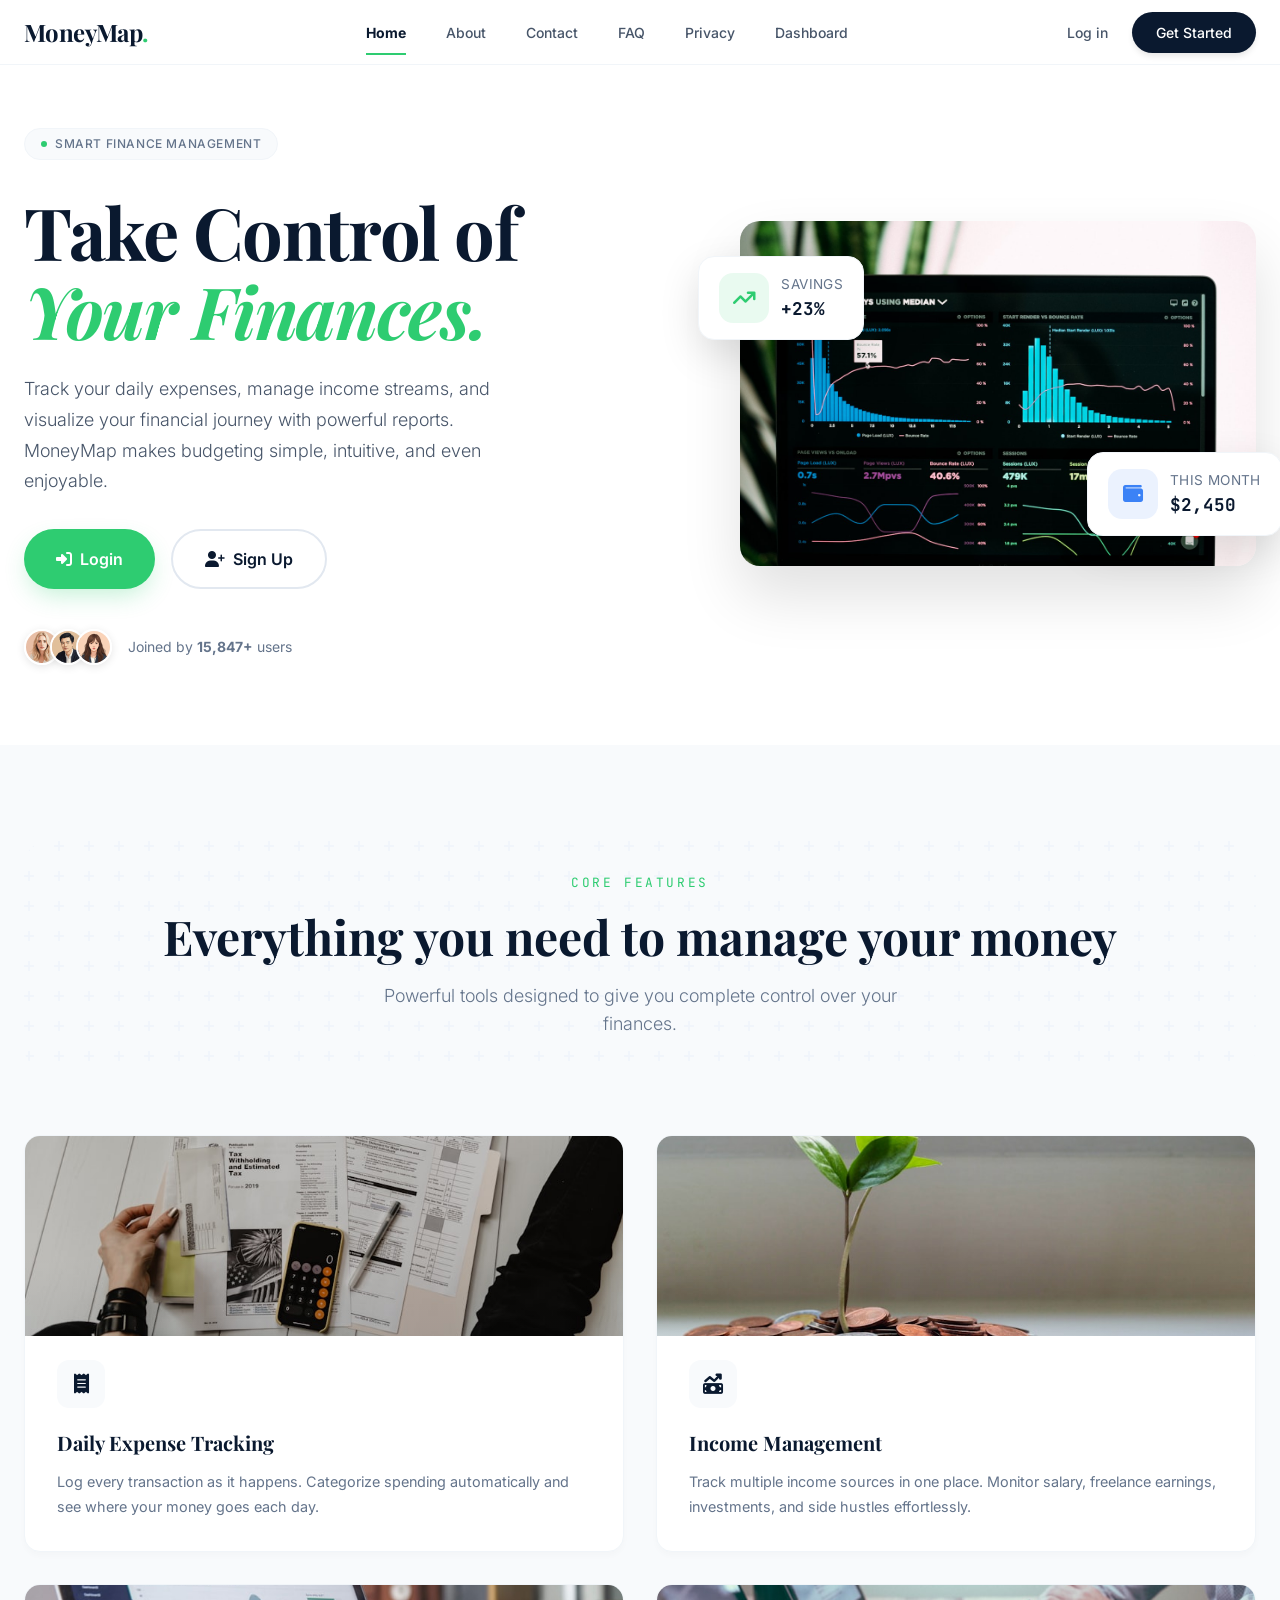
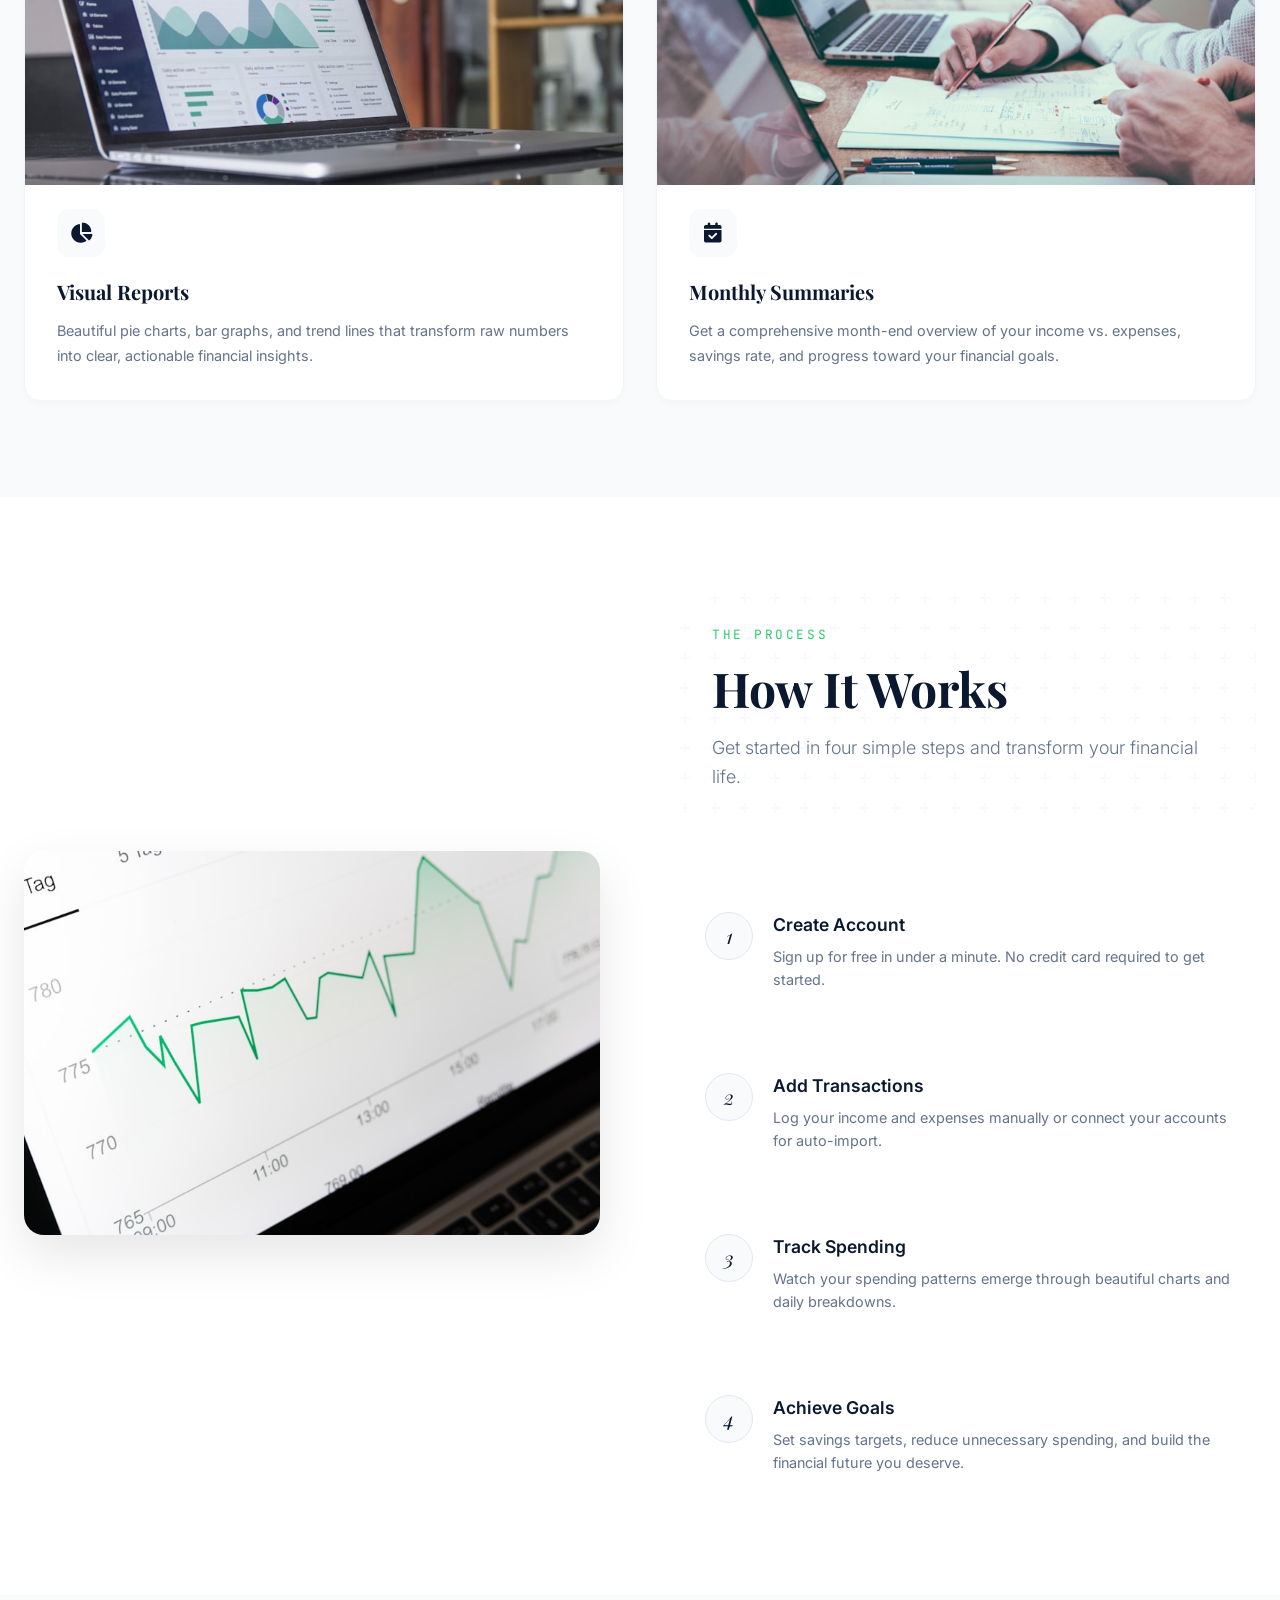
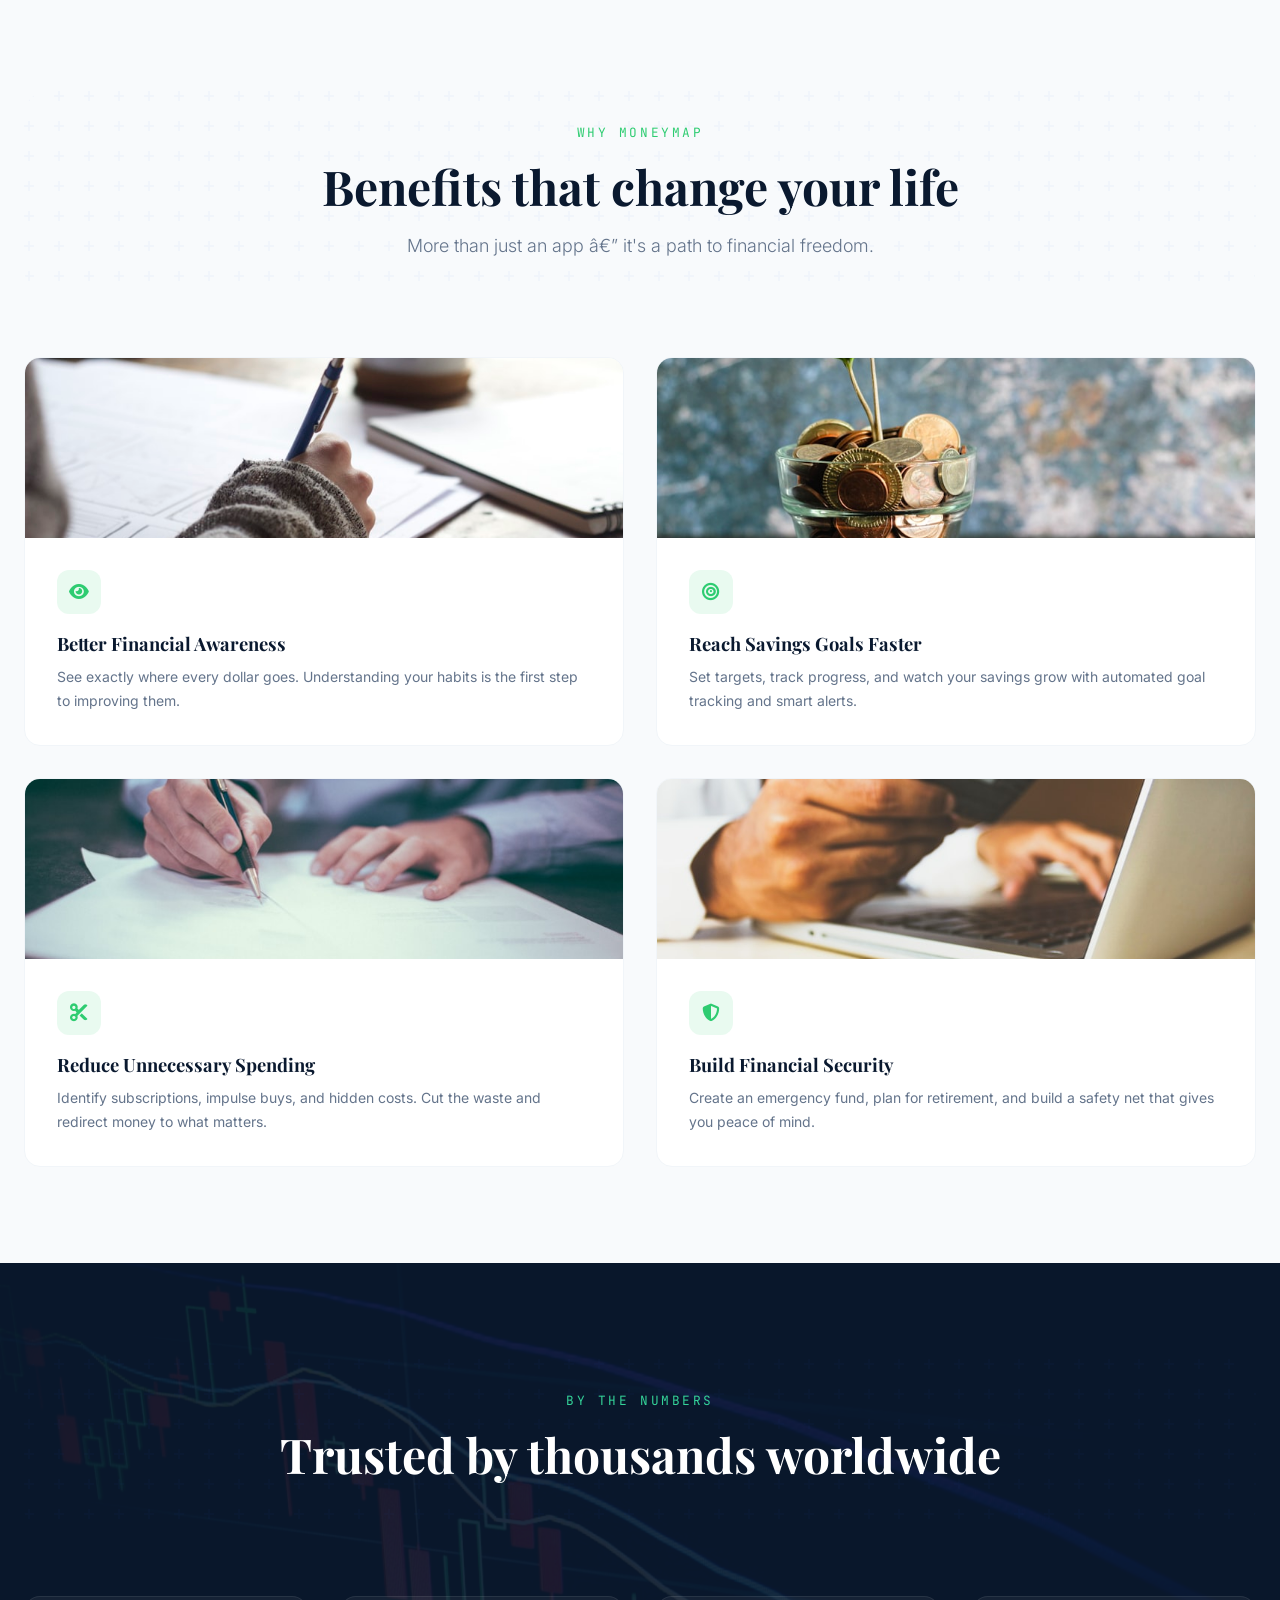
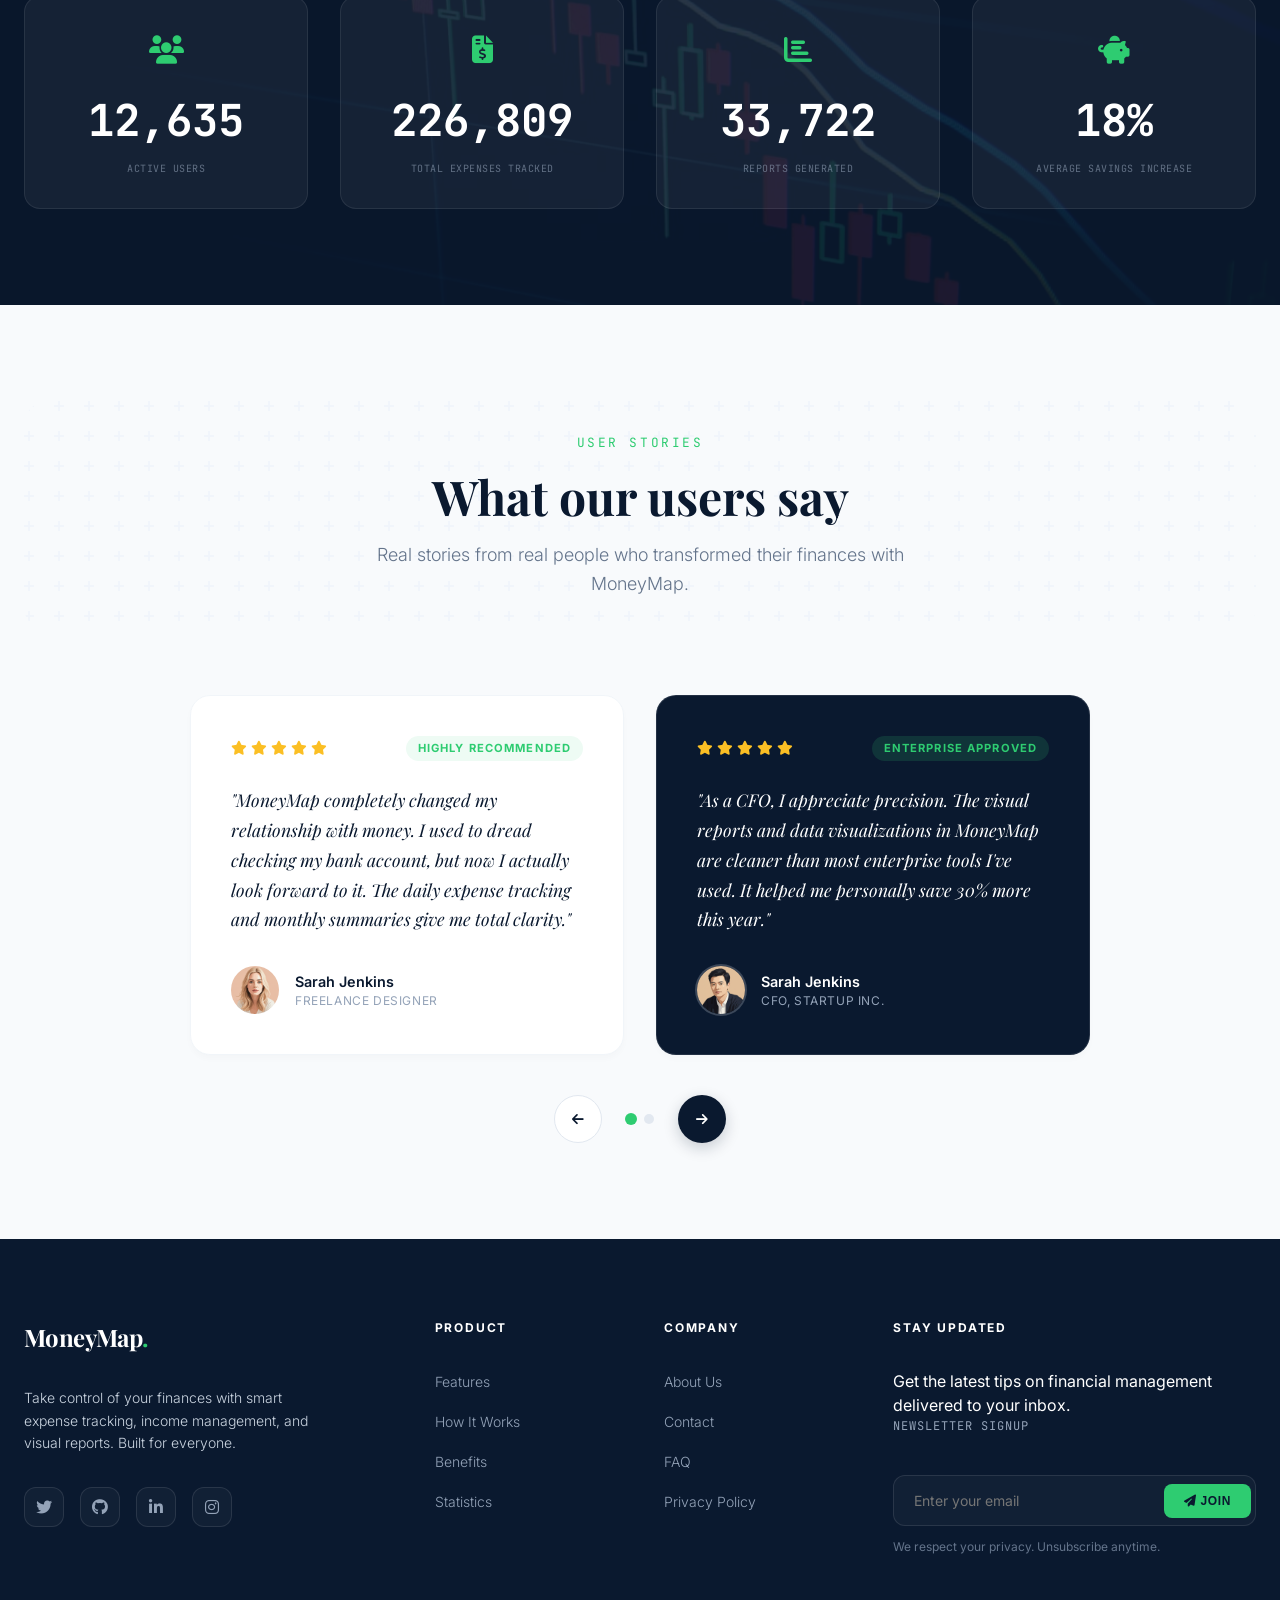
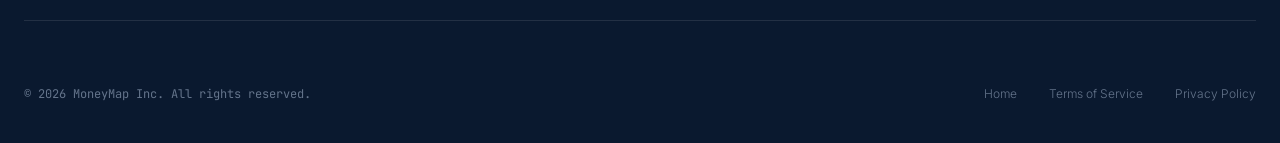
<file: index.html>
﻿<!DOCTYPE html>
<html lang="en">

<head>
    <meta charset="UTF-8">
    <meta name="viewport" content="width=device-width, initial-scale=1.0">
    <title>MoneyMap - Take Control of Your Finances</title>
    <meta name="description"
        content="MoneyMap helps you track expenses, manage income, and achieve your financial goals with beautiful visual reports and smart budgeting tools.">
    <!-- Fonts -->
    <link rel="preconnect" href="https://fonts.googleapis.com">
    <link rel="preconnect" href="https://fonts.gstatic.com" crossorigin>
    <link
        href="https://fonts.googleapis.com/css2?family=Inter:wght@300;400;500;600;700&family=Playfair+Display:ital,wght@0,400;0,600;0,700;1,400&family=JetBrains+Mono:wght@400;500&display=swap"
        rel="stylesheet">
    <link rel="stylesheet" href="https://cdnjs.cloudflare.com/ajax/libs/font-awesome/6.4.0/css/all.min.css">

    <!-- CSS -->
    <link rel="stylesheet" href="css/style.css">
</head>

<body>
    <!-- ============================================ -->
    <!-- SECTION 1: Header / Navigation               -->
    <!-- ============================================ -->
    <header class="header" id="header">
        <div class="container header-inner">
            <a href="index.html" class="logo">MoneyMap<span>.</span></a>

                        <nav class="nav-desktop" id="nav-desktop">
                <a href="index.html" class="nav-link">Home</a>
                <a href="about.html" class="nav-link">About</a>
                <a href="contact.html" class="nav-link">Contact</a>
                <a href="faq.html" class="nav-link">FAQ</a>
                <a href="privacy.html" class="nav-link">Privacy</a>
                <a href="app/dashboard.html" class="nav-link">Dashboard</a>
            </nav>

            <div class="header-actions">
                <a href="login.html" class="btn-login" id="btn-login">Log in</a>
                <a href="login.html" class="btn-primary" id="btn-get-started">Get Started</a>

                <button class="nav-toggle" aria-label="Toggle Navigation" id="mobile-toggle">
                    <div class="toggle-bar"></div>
                    <div class="toggle-bar"></div>
                    <div class="toggle-bar"></div>
                </button>
            </div>
        </div>

        <!-- Mobile Nav -->
                <nav class="nav-mobile" id="nav-mobile">
            <a href="index.html" class="nav-link">Home</a>
            <a href="about.html" class="nav-link">About</a>
            <a href="contact.html" class="nav-link">Contact</a>
            <a href="faq.html" class="nav-link">FAQ</a>
            <a href="privacy.html" class="nav-link">Privacy</a>
            <a href="app/dashboard.html" class="nav-link">Dashboard</a>
        </nav>
    </header>

    <main>
        <!-- ============================================ -->
        <!-- SECTION 2: Hero                              -->
        <!-- ============================================ -->
        <section class="hero" id="hero">
            <div class="container">
                <div class="hero-grid reveal">
                    <!-- Left: Text Content -->
                    <div class="hero-content">
                        <div class="hero-badge">
                            <span class="hero-dot"></span>
                            Smart Finance Management
                        </div>
                        <h1 class="hero-title">
                            Take Control of<br>
                            <span class="italic">Your Finances.</span>
                        </h1>
                        <p class="hero-desc">
                            Track your daily expenses, manage income streams, and visualize your financial journey with
                            powerful reports. MoneyMap makes budgeting simple, intuitive, and even enjoyable.
                        </p>
                        <div class="hero-actions">
                            <a href="login.html" class="btn-hero-primary" id="hero-login-btn">
                                <i class="fa-solid fa-right-to-bracket"></i> Login
                            </a>
                            <a href="login.html" class="btn-hero-outline" id="hero-signup-btn">
                                <i class="fa-solid fa-user-plus"></i> Sign Up
                            </a>
                        </div>

                        <!-- Trust badges -->
                        <div class="hero-trust">
                            <div class="trust-avatars">
                                <img src="assets/user-sarah.webp" alt="User" class="trust-avatar" loading="lazy">
                                <img src="assets/user-michael.webp" alt="User" class="trust-avatar" loading="lazy">
                                <img src="assets/user-jessica.webp" alt="User" class="trust-avatar" loading="lazy">
                            </div>
                            <p class="trust-text">Joined by <strong>15,847+</strong> users</p>
                        </div>
                    </div>

                    <!-- Right: App Mockup Image -->
                    <div class="hero-image-wrap reveal-delayed">
                        <img src="assets/hero-dashboard.jpg"
                            alt="MoneyMap finance dashboard showing expense charts and analytics" class="hero-image"
                            width="600" height="400">
                        <!-- Floating stat cards over the image -->
                        <div class="hero-float-card float-card-1">
                            <div class="card-icon green"><i class="fa-solid fa-arrow-trend-up"></i></div>
                            <div class="card-info">
                                <span class="label">Savings</span>
                                <span class="value">+23%</span>
                            </div>
                        </div>
                        <div class="hero-float-card float-card-2">
                            <div class="card-icon blue"><i class="fa-solid fa-wallet"></i></div>
                            <div class="card-info">
                                <span class="label">This Month</span>
                                <span class="value">$2,450</span>
                            </div>
                        </div>
                    </div>
                </div>
            </div>
        </section>

        <!-- ============================================ -->
        <!-- SECTION 3: Features                          -->
        <!-- ============================================ -->
        <section class="features" id="features">
            <div class="container reveal">
                <div class="section-header">
                    <span class="section-badge">Core Features</span>
                    <h2 class="section-title">Everything you need to manage your money</h2>
                    <p class="section-subtitle">Powerful tools designed to give you complete control over your finances.
                    </p>
                </div>

                <div class="features-grid">
                    <!-- Feature 1: Daily Expense Tracking -->
                    <div class="feature-card-v2" id="feature-expense">
                        <div class="feature-card-image">
                            <img src="assets/feature-expense.jpg"
                                alt="Person tracking daily expenses on a smartphone app" loading="lazy" width="400"
                                height="250">
                            <div class="feature-card-overlay"></div>
                        </div>
                        <div class="feature-card-body">
                            <div class="feature-icon-wrap">
                                <i class="fa-solid fa-receipt"></i>
                            </div>
                            <h3>Daily Expense Tracking</h3>
                            <p>Log every transaction as it happens. Categorize spending automatically and see where your
                                money goes each day.</p>
                        </div>
                    </div>

                    <!-- Feature 2: Income Management -->
                    <div class="feature-card-v2" id="feature-income">
                        <div class="feature-card-image">
                            <img src="assets/feature-income.jpg" alt="Income and money management with financial charts"
                                loading="lazy" width="400" height="250">
                            <div class="feature-card-overlay"></div>
                        </div>
                        <div class="feature-card-body">
                            <div class="feature-icon-wrap">
                                <i class="fa-solid fa-money-bill-trend-up"></i>
                            </div>
                            <h3>Income Management</h3>
                            <p>Track multiple income sources in one place. Monitor salary, freelance earnings,
                                investments, and side hustles effortlessly.</p>
                        </div>
                    </div>

                    <!-- Feature 3: Visual Reports -->
                    <div class="feature-card-v2" id="feature-reports">
                        <div class="feature-card-image">
                            <img src="assets/feature-reports.jpg"
                                alt="Colorful financial charts and data visualizations" loading="lazy" width="400"
                                height="250">
                            <div class="feature-card-overlay"></div>
                        </div>
                        <div class="feature-card-body">
                            <div class="feature-icon-wrap">
                                <i class="fa-solid fa-chart-pie"></i>
                            </div>
                            <h3>Visual Reports</h3>
                            <p>Beautiful pie charts, bar graphs, and trend lines that transform raw numbers into clear,
                                actionable financial insights.</p>
                        </div>
                    </div>

                    <!-- Feature 4: Monthly Summaries -->
                    <div class="feature-card-v2" id="feature-summary">
                        <div class="feature-card-image">
                            <img src="assets/feature-summary.jpg" alt="Monthly financial summary report on a work desk"
                                loading="lazy" width="400" height="250">
                            <div class="feature-card-overlay"></div>
                        </div>
                        <div class="feature-card-body">
                            <div class="feature-icon-wrap">
                                <i class="fa-solid fa-calendar-check"></i>
                            </div>
                            <h3>Monthly Summaries</h3>
                            <p>Get a comprehensive month-end overview of your income vs. expenses, savings rate, and
                                progress toward your financial goals.</p>
                        </div>
                    </div>
                </div>
            </div>
        </section>

        <!-- ============================================ -->
        <!-- SECTION 4: How It Works                      -->
        <!-- ============================================ -->
        <section class="how" id="how-it-works">
            <div class="container">
                <div class="how-layout reveal">
                    <div class="how-image-side">
                        <img src="assets/how-it-works.jpg" alt="Person using MoneyMap finance app on their phone"
                            class="how-main-image" loading="lazy" width="500" height="600">
                    </div>
                    <div class="how-content-side">
                        <div class="section-header left-aligned">
                            <span class="section-badge">The Process</span>
                            <h2 class="section-title">How It Works</h2>
                            <p class="section-subtitle">Get started in four simple steps and transform your financial
                                life.</p>
                        </div>
                        <div class="steps-list">
                            <div class="step-item" id="step-1">
                                <div class="step-num">1</div>
                                <div class="step-content">
                                    <h3>Create Account</h3>
                                    <p>Sign up for free in under a minute. No credit card required to get started.</p>
                                </div>
                            </div>
                            <div class="step-item" id="step-2">
                                <div class="step-num">2</div>
                                <div class="step-content">
                                    <h3>Add Transactions</h3>
                                    <p>Log your income and expenses manually or connect your accounts for auto-import.
                                    </p>
                                </div>
                            </div>
                            <div class="step-item" id="step-3">
                                <div class="step-num">3</div>
                                <div class="step-content">
                                    <h3>Track Spending</h3>
                                    <p>Watch your spending patterns emerge through beautiful charts and daily
                                        breakdowns.</p>
                                </div>
                            </div>
                            <div class="step-item" id="step-4">
                                <div class="step-num">4</div>
                                <div class="step-content">
                                    <h3>Achieve Goals</h3>
                                    <p>Set savings targets, reduce unnecessary spending, and build the financial future
                                        you deserve.</p>
                                </div>
                            </div>
                        </div>
                    </div>
                </div>
            </div>
        </section>

        <!-- ============================================ -->
        <!-- SECTION 5: User Benefits                     -->
        <!-- ============================================ -->
        <section class="benefits" id="benefits">
            <div class="container reveal">
                <div class="section-header">
                    <span class="section-badge">Why MoneyMap</span>
                    <h2 class="section-title">Benefits that change your life</h2>
                    <p class="section-subtitle">More than just an app â€” it's a path to financial freedom.</p>
                </div>

                <div class="benefits-grid">
                    <!-- Benefit 1 -->
                    <div class="benefit-card" id="benefit-awareness">
                        <div class="benefit-image-wrap">
                            <img src="assets/benefit-awareness.jpg"
                                alt="Person gaining financial awareness through budgeting" loading="lazy" width="400"
                                height="280">
                        </div>
                        <div class="benefit-body">
                            <div class="benefit-icon">
                                <i class="fa-solid fa-eye"></i>
                            </div>
                            <h3>Better Financial Awareness</h3>
                            <p>See exactly where every dollar goes. Understanding your habits is the first step to
                                improving them.</p>
                        </div>
                    </div>

                    <!-- Benefit 2 -->
                    <div class="benefit-card" id="benefit-savings">
                        <div class="benefit-image-wrap">
                            <img src="assets/benefit-savings.jpg" alt="Reaching savings goals with smart budgeting"
                                loading="lazy" width="400" height="280">
                        </div>
                        <div class="benefit-body">
                            <div class="benefit-icon">
                                <i class="fa-solid fa-bullseye"></i>
                            </div>
                            <h3>Reach Savings Goals Faster</h3>
                            <p>Set targets, track progress, and watch your savings grow with automated goal tracking and
                                smart alerts.</p>
                        </div>
                    </div>

                    <!-- Benefit 3 -->
                    <div class="benefit-card" id="benefit-spending">
                        <div class="benefit-image-wrap">
                            <img src="assets/benefit-spending.jpg"
                                alt="Reducing unnecessary spending through expense analysis" loading="lazy" width="400"
                                height="280">
                        </div>
                        <div class="benefit-body">
                            <div class="benefit-icon">
                                <i class="fa-solid fa-scissors"></i>
                            </div>
                            <h3>Reduce Unnecessary Spending</h3>
                            <p>Identify subscriptions, impulse buys, and hidden costs. Cut the waste and redirect money
                                to what matters.</p>
                        </div>
                    </div>

                    <!-- Benefit 4 -->
                    <div class="benefit-card" id="benefit-security">
                        <div class="benefit-image-wrap">
                            <img src="assets/benefit-security.jpg" alt="Building long-term financial security"
                                loading="lazy" width="400" height="280">
                        </div>
                        <div class="benefit-body">
                            <div class="benefit-icon">
                                <i class="fa-solid fa-shield-halved"></i>
                            </div>
                            <h3>Build Financial Security</h3>
                            <p>Create an emergency fund, plan for retirement, and build a safety net that gives you
                                peace of mind.</p>
                        </div>
                    </div>
                </div>
            </div>
        </section>

        <!-- ============================================ -->
        <!-- SECTION 6: Statistics / Infographic          -->
        <!-- ============================================ -->
        <section class="statistics" id="statistics">
            <div class="stats-bg-overlay"></div>
            <div class="container reveal">
                <div class="section-header light">
                    <span class="section-badge light">By The Numbers</span>
                    <h2 class="section-title light">Trusted by thousands worldwide</h2>
                </div>
                <div class="stats-grid">
                    <div class="stat-card" id="stat-users">
                        <div class="stat-icon"><i class="fa-solid fa-users"></i></div>
                        <div class="stat-number" data-target="15847">0</div>
                        <div class="stat-label">Active Users</div>
                    </div>
                    <div class="stat-card" id="stat-expenses">
                        <div class="stat-icon"><i class="fa-solid fa-file-invoice-dollar"></i></div>
                        <div class="stat-number" data-target="284500">0</div>
                        <div class="stat-label">Total Expenses Tracked</div>
                    </div>
                    <div class="stat-card" id="stat-reports">
                        <div class="stat-icon"><i class="fa-solid fa-chart-bar"></i></div>
                        <div class="stat-number" data-target="42300">0</div>
                        <div class="stat-label">Reports Generated</div>
                    </div>
                    <div class="stat-card" id="stat-savings">
                        <div class="stat-icon"><i class="fa-solid fa-piggy-bank"></i></div>
                        <div class="stat-number" data-target="23" data-suffix="%">0%</div>
                        <div class="stat-label">Average Savings Increase</div>
                    </div>
                </div>
            </div>
        </section>

        <!-- ============================================ -->
        <!-- SECTION 7: Testimonials                      -->
        <!-- ============================================ -->
        <section class="testimonials" id="testimonials">
            <div class="container reveal">
                <div class="section-header">
                    <span class="section-badge">User Stories</span>
                    <h2 class="section-title">What our users say</h2>
                    <p class="section-subtitle">Real stories from real people who transformed their finances with
                        MoneyMap.</p>
                </div>

                <div class="testimonials-carousel">
                    <div class="testimonials-track" id="testimonials-track">
                        <!-- Testimonial 1: Sarah Johnson -->
                        <div class="testimonial-card" id="testimonial-sarah">
                            <div class="testimonial-top">
                                <div class="testimonial-stars">
                                    <i class="fa-solid fa-star"></i>
                                    <i class="fa-solid fa-star"></i>
                                    <i class="fa-solid fa-star"></i>
                                    <i class="fa-solid fa-star"></i>
                                    <i class="fa-solid fa-star"></i>
                                </div>
                                <span class="testimonial-tag">Highly Recommended</span>
                            </div>
                            <p class="testimonial-quote">"MoneyMap completely changed my relationship with money. I used
                                to dread checking my bank account, but now I actually look forward to it. The daily
                                expense tracking and monthly summaries give me total clarity."</p>
                            <div class="testimonial-user">
                                <img src="assets/user-sarah.webp" alt="Sarah Johnson" class="user-img" width="56"
                                    height="56">
                                <div>
                                    <p class="user-name">Sarah Johnson</p>
                                    <p class="user-role">Freelance Designer</p>
                                </div>
                            </div>
                        </div>

                        <!-- Testimonial 2: Michael Chen -->
                        <div class="testimonial-card dark-card" id="testimonial-michael">
                            <div class="testimonial-top">
                                <div class="testimonial-stars">
                                    <i class="fa-solid fa-star"></i>
                                    <i class="fa-solid fa-star"></i>
                                    <i class="fa-solid fa-star"></i>
                                    <i class="fa-solid fa-star"></i>
                                    <i class="fa-solid fa-star"></i>
                                </div>
                                <span class="testimonial-tag">Enterprise Approved</span>
                            </div>
                            <p class="testimonial-quote">"As a CFO, I appreciate precision. The visual reports and data
                                visualizations in MoneyMap are cleaner than most enterprise tools I've used. It helped
                                me personally save 30% more this year."</p>
                            <div class="testimonial-user">
                                <img src="assets/user-michael.webp" alt="Michael Chen" class="user-img" width="56"
                                    height="56">
                                <div>
                                    <p class="user-name">Michael Chen</p>
                                    <p class="user-role">CFO, StartUp Inc.</p>
                                </div>
                            </div>
                        </div>
                    </div>

                    <!-- Carousel Controls -->
                    <div class="testimonials-controls">
                        <button class="btn-arrow btn-arrow-prev" id="testimonial-prev"
                            aria-label="Previous testimonial">
                            <i class="fa-solid fa-arrow-left"></i>
                        </button>
                        <div class="testimonial-dots">
                            <span class="dot active" data-index="0"></span>
                            <span class="dot" data-index="1"></span>
                        </div>
                        <button class="btn-arrow btn-arrow-next" id="testimonial-next" aria-label="Next testimonial">
                            <i class="fa-solid fa-arrow-right"></i>
                        </button>
                    </div>
                </div>
            </div>
        </section>
    </main>

    <!-- ============================================ -->
    <!-- SECTION 8: Footer                            -->
    <!-- ============================================ -->
    <footer class="footer" id="footer">
        <div class="container">
            <div class="footer-top">
                <!-- Brand -->
                <div class="footer-brand">
                    <a href="index.html" class="logo footer-logo">MoneyMap<span>.</span></a>
                    <p>Take control of your finances with smart expense tracking, income management, and visual reports.
                        Built for everyone.</p>
                    <div class="social-links">
                        <a href="https://twitter.com" class="social-link" aria-label="Twitter"><i class="fa-brands fa-twitter"></i></a>
                        <a href="https://github.com" class="social-link" aria-label="GitHub"><i class="fa-brands fa-github"></i></a>
                        <a href="https://www.linkedin.com" class="social-link" aria-label="LinkedIn"><i
                                class="fa-brands fa-linkedin-in"></i></a>
                        <a href="https://www.instagram.com" class="social-link" aria-label="Instagram"><i
                                class="fa-brands fa-instagram"></i></a>
                    </div>
                </div>

                <!-- Col 1 -->
                <div class="footer-col">
                    <h4>Product</h4>
                    <ul class="footer-links">
                        <li><a href="about.html">Features</a></li>
                        <li><a href="faq.html">How It Works</a></li>
                        <li><a href="contact.html">Benefits</a></li>
                        <li><a href="#statistics">Statistics</a></li>
                    </ul>
                </div>

                <!-- Col 2 -->
                <div class="footer-col">
                    <h4>Company</h4>
                    <ul class="footer-links">
                        <li><a href="about.html">About Us</a></li>
                        <li><a href="contact.html">Contact</a></li>
                        <li><a href="faq.html">FAQ</a></li>
                        <li><a href="privacy.html">Privacy Policy</a></li>
                    </ul>
                </div>

                <!-- Newsletter -->
                <div class="footer-newsletter">
                    <h4>Stay Updated</h4>
                    <p>Get the latest tips on financial management delivered to your inbox.</p>
                    <form class="newsletter-form" id="newsletter-form">
                        <fieldset class="form-fieldset">
                            <legend class="form-legend">Newsletter Signup</legend>
                        <div class="input-group">
                            <input type="email" placeholder="Enter your email" class="newsletter-input"
                                id="newsletter-email" required>
                            <button type="submit" class="btn-newsletter" id="btn-newsletter">
                                <i class="fa-solid fa-paper-plane"></i> Join
                            </button>
                        </div>
                        </fieldset>
                    </form>
                    <p class="newsletter-note">We respect your privacy. Unsubscribe anytime.</p>
                </div>
            </div>

            <div class="footer-bottom">
                <p class="copyright">&copy; 2026 MoneyMap Inc. All rights reserved.</p>
                <div class="footer-bottom-links">
                    <a href="index.html">Home</a>
                    <a href="privacy.html">Terms of Service</a>
                    <a href="privacy.html">Privacy Policy</a>
                </div>
            </div>
        </div>
    </footer>

    <!-- Scripts -->
    <script src="js/script.js"></script>
</body>

</html>
</file>
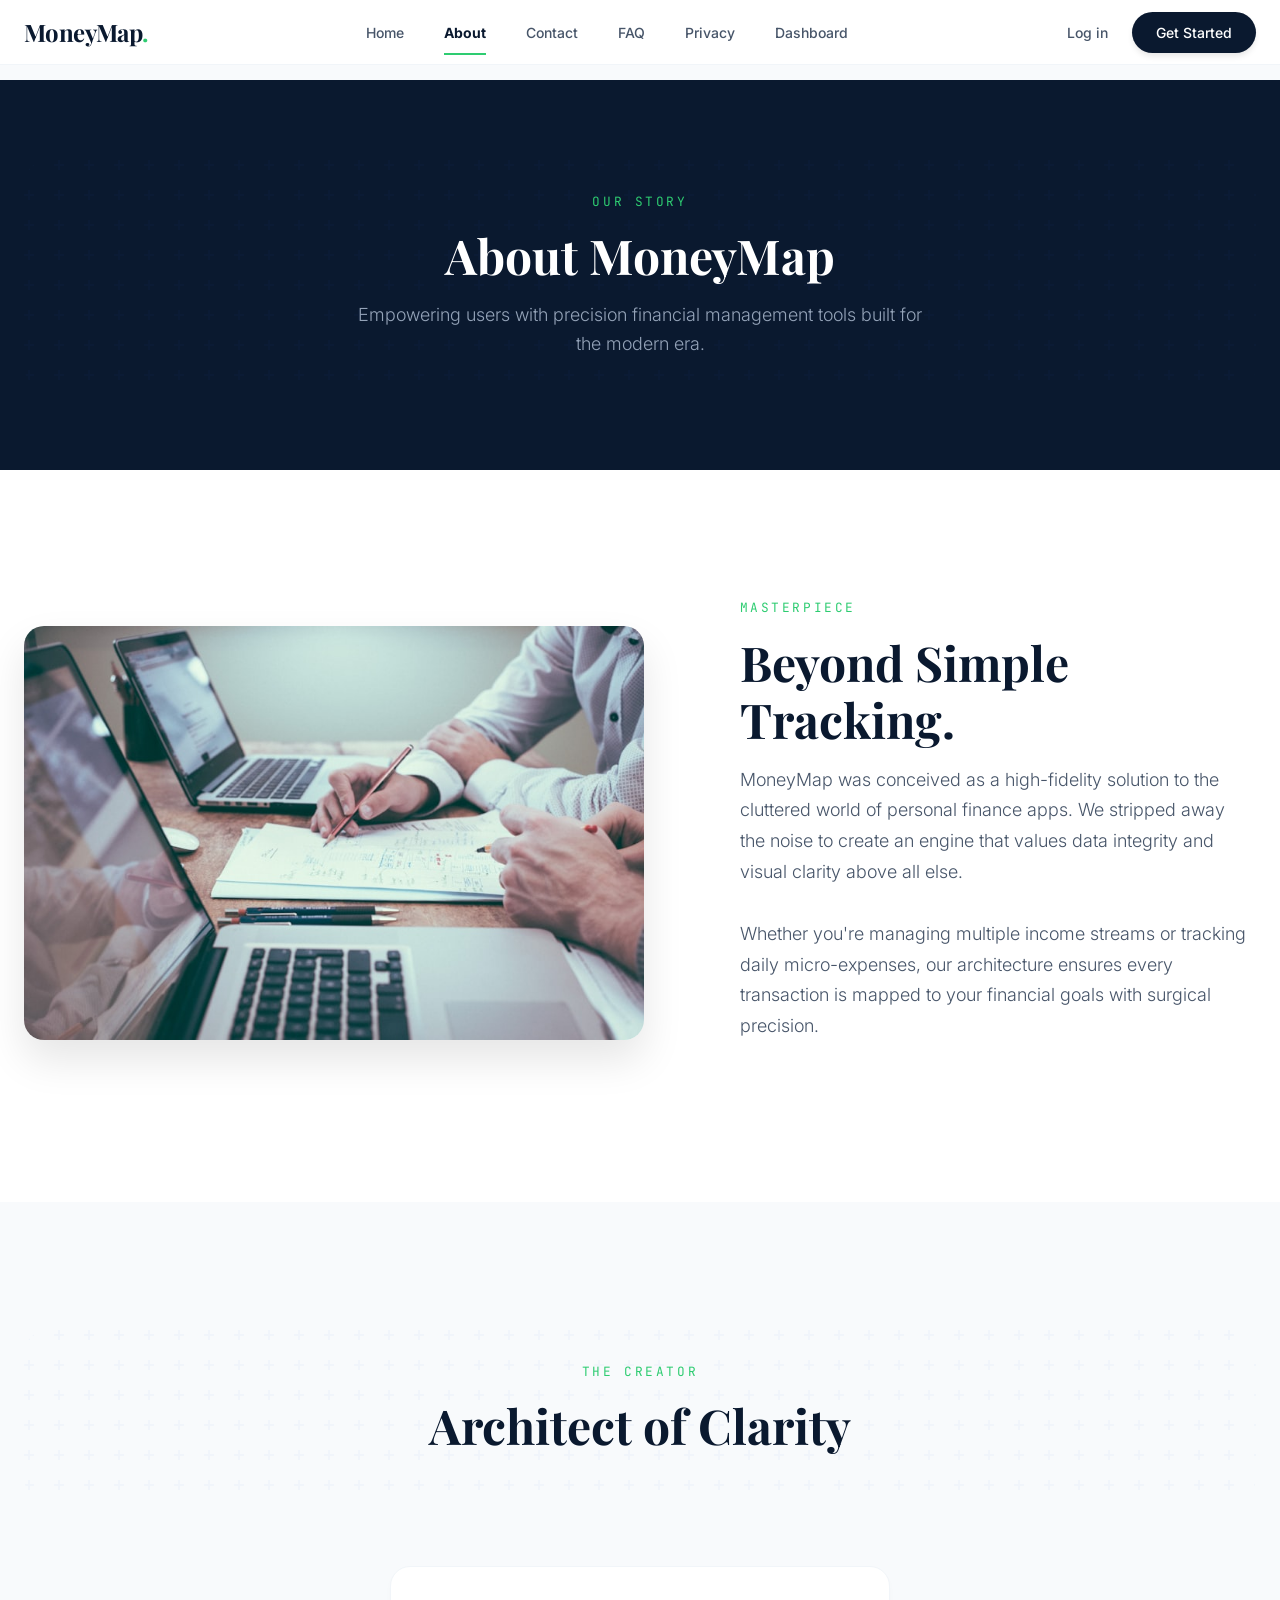
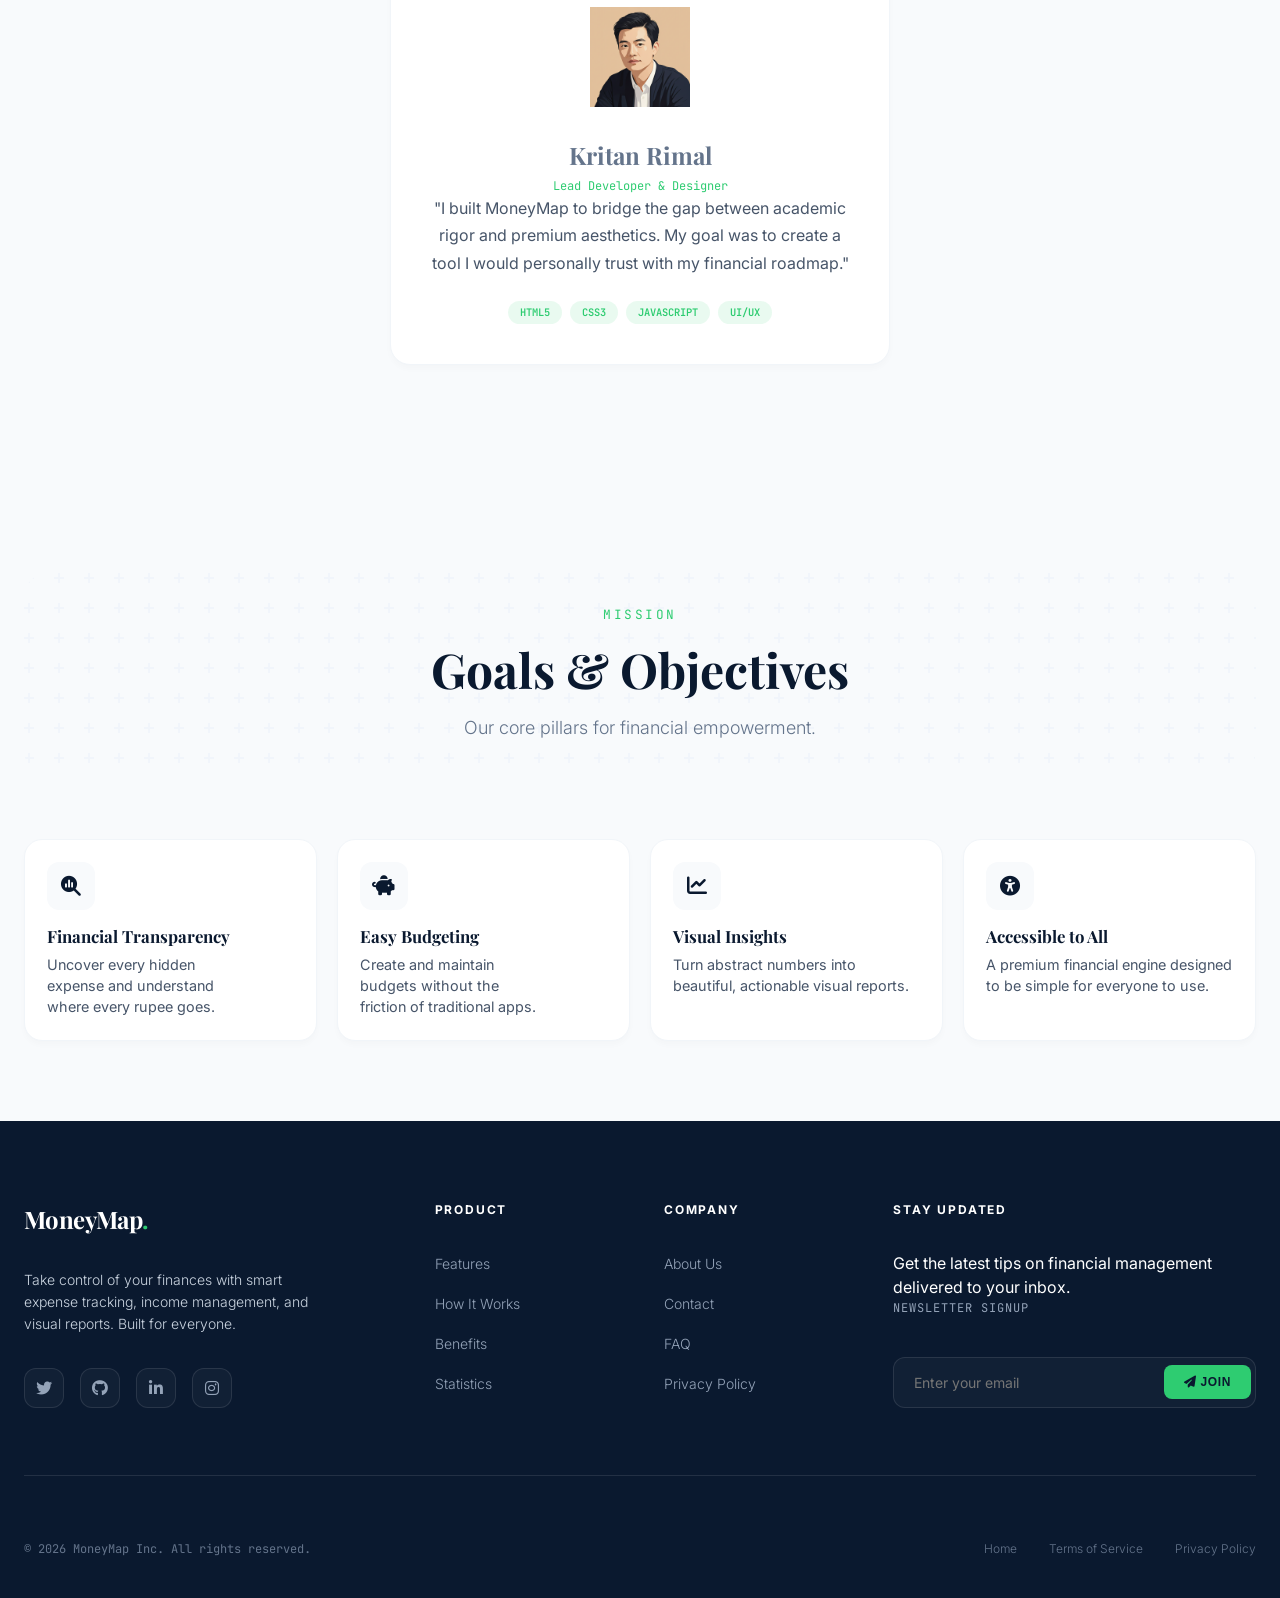
<file: about.html>
﻿<!DOCTYPE html>
<html lang="en">

<head>
    
    <meta name="viewport" content="width=device-width, initial-scale=1.0">
    
    <meta name="description" content="MoneyMap helps you track income, expenses, categories, and monthly summaries with a responsive personal finance dashboard.">
    <title>About | MoneyMap - Financial Clarity</title>

    <!-- Google Fonts -->
    <link rel="preconnect" href="https://fonts.googleapis.com">
    <link rel="preconnect" href="https://fonts.gstatic.com" crossorigin>
    <link
        href="https://fonts.googleapis.com/css2?family=Inter:wght@300;400;500;600;700&family=Playfair+Display:ital,wght@0,400;0,500;0,600;0,700;1,400&family=JetBrains+Mono:wght@400;700&display=swap"
        rel="stylesheet">

    <!-- Font Awesome -->
    <link rel="stylesheet" href="https://cdnjs.cloudflare.com/ajax/libs/font-awesome/6.4.0/css/all.min.css">

    <!-- CSS -->
    <link rel="stylesheet" href="css/style.css">
</head>

<body class="bg-slate-wash">
    <!-- Header -->
    <header class="header" id="header">
        <div class="container header-inner">
            <a href="index.html" class="logo">MoneyMap<span>.</span></a>

                        <nav class="nav-desktop" id="nav-desktop">
                <a href="index.html" class="nav-link">Home</a>
                <a href="about.html" class="nav-link">About</a>
                <a href="contact.html" class="nav-link">Contact</a>
                <a href="faq.html" class="nav-link">FAQ</a>
                <a href="privacy.html" class="nav-link">Privacy</a>
                <a href="app/dashboard.html" class="nav-link">Dashboard</a>
            </nav>

            <div class="header-actions">
                <a href="login.html" class="btn-login" id="btn-login">Log in</a>
                <a href="login.html" class="btn-primary" id="btn-get-started">Get Started</a>

                <button class="nav-toggle" aria-label="Toggle Navigation" id="mobile-toggle">
                    <div class="toggle-bar"></div>
                    <div class="toggle-bar"></div>
                    <div class="toggle-bar"></div>
                </button>
            </div>
        </div>

        <!-- Mobile Nav -->
                <nav class="nav-mobile" id="nav-mobile">
            <a href="index.html" class="nav-link">Home</a>
            <a href="about.html" class="nav-link">About</a>
            <a href="contact.html" class="nav-link">Contact</a>
            <a href="faq.html" class="nav-link">FAQ</a>
            <a href="privacy.html" class="nav-link">Privacy</a>
            <a href="app/dashboard.html" class="nav-link">Dashboard</a>
        </nav>
    </header>

    <main>
        <!-- Hero Strip (Dark style from statistics section) -->
        <section class="statistics about-story-hero">
            <div class="container reveal">
                <div class="section-header about-story-header">
                    <span class="section-badge about-story-badge">Our Story</span>
                    <h1 class="section-title about-story-title">About MoneyMap</h1>
                    <p class="section-subtitle about-story-subtitle">Empowering users with
                        precision financial management tools built for the modern era.</p>
                </div>
            </div>
        </section>

        <!-- Project Overview (2-column layout) -->
        <section class="features about-overview-section">
            <div class="container reveal">
                <div class="hero-grid">
                    <div class="hero-image-wrap">
                        <img src="assets/feature-summary.jpg" alt="MoneyMap Project Overview" class="hero-image about-overview-image">
                    </div>
                    <div class="hero-content">
                        <span class="section-badge">Masterpiece</span>
                        <h2 class="section-title">Beyond Simple <br><span class="italic">Tracking.</span></h2>
                        <p class="hero-desc">
                            MoneyMap was conceived as a high-fidelity solution to the cluttered world of personal
                            finance apps. We stripped away the noise to create an engine that values data integrity and
                            visual clarity above all else.
                        </p>
                        <p class="hero-desc">
                            Whether you're managing multiple income streams or tracking daily micro-expenses, our
                            architecture ensures every transaction is mapped to your financial goals with surgical
                            precision.
                        </p>
                    </div>
                </div>
            </div>
        </section>

        <!-- Developer/Team section (Testimonial card style) -->
        <section class="testimonials about-creator-section">
            <div class="container reveal">
                <div class="section-header about-section-header-center">
                    <span class="section-badge">The Creator</span>
                    <h2 class="section-title">Architect of Clarity</h2>
                </div>

                <div class="about-creator-wrap">
                    <div class="testimonial-card about-creator-card">
                        <div class="testimonial-author">
                            <img src="assets/kritan-rimal.webp" alt="Kritan Rimal" class="author-img about-creator-avatar">
                            <div>
                                <h3 class="about-creator-name">
                                    Kritan Rimal</h3>
                                <p class="author-role about-creator-role">Lead Developer &
                                    Designer</p>
                            </div>
                        </div>
                        <p class="testimonial-text about-creator-quote">"I built MoneyMap to bridge the gap between academic rigor and premium aesthetics. My goal
                            was to create a tool I would personally trust with my financial roadmap."
                        </p>
                        <div class="about-creator-tags">
                            <span class="badge badge-income about-creator-tag">HTML5</span>
                            <span class="badge badge-income about-creator-tag">CSS3</span>
                            <span class="badge badge-income about-creator-tag">JAVASCRIPT</span>
                            <span class="badge badge-income about-creator-tag">UI/UX</span>
                        </div>
                    </div>
                </div>
            </div>
        </section>

        <!-- Goals & Objectives (Icon cards grid) -->
        <section class="features about-mission-section">
            <div class="container reveal">
                <div class="section-header about-section-header-center">
                    <span class="section-badge">Mission</span>
                    <h2 class="section-title">Goals & Objectives</h2>
                    <p class="section-subtitle mission-subtitle">Our core pillars for financial empowerment.</p>
                </div>

                <div class="features-grid mission-grid">
                    <!-- Goal 1 -->
                    <div class="feature-card-v2 paper-card">
                        <div class="feature-icon-wrap"><i class="fa-solid fa-magnifying-glass-chart"></i></div>
                        <h3 class="feature-title">Financial Transparency</h3>
                        <p class="feature-desc">Uncover every hidden expense and understand where every rupee goes.</p>
                    </div>
                    <!-- Goal 2 -->
                    <div class="feature-card-v2 paper-card">
                        <div class="feature-icon-wrap"><i class="fa-solid fa-piggy-bank"></i></div>
                        <h3 class="feature-title">Easy Budgeting</h3>
                        <p class="feature-desc">Create and maintain budgets without the friction of traditional apps.
                        </p>
                    </div>
                    <!-- Goal 3 -->
                    <div class="feature-card-v2 paper-card">
                        <div class="feature-icon-wrap"><i class="fa-solid fa-chart-line"></i></div>
                        <h3 class="feature-title">Visual Insights</h3>
                        <p class="feature-desc">Turn abstract numbers into beautiful, actionable visual reports.</p>
                    </div>
                    <!-- Goal 4 -->
                    <div class="feature-card-v2 paper-card">
                        <div class="feature-icon-wrap"><i class="fa-solid fa-universal-access"></i></div>
                        <h3 class="feature-title">Accessible to All</h3>
                        <p class="feature-desc">A premium financial engine designed to be simple for everyone to use.
                        </p>
                    </div>
                </div>
            </div>
        </section>
    </main>

    <!-- Footer -->
    <footer class="footer" id="footer">
        <div class="container">
            <div class="footer-top">
                <!-- Brand -->
                <div class="footer-brand">
                    <a href="index.html" class="logo footer-logo">MoneyMap<span>.</span></a>
                    <p>Take control of your finances with smart expense tracking, income management, and visual reports.
                        Built for everyone.</p>
                    <div class="social-links">
                        <a href="https://twitter.com" class="social-link" aria-label="Twitter"><i class="fa-brands fa-twitter"></i></a>
                        <a href="https://github.com" class="social-link" aria-label="GitHub"><i class="fa-brands fa-github"></i></a>
                        <a href="https://www.linkedin.com" class="social-link" aria-label="LinkedIn"><i
                                class="fa-brands fa-linkedin-in"></i></a>
                        <a href="https://www.instagram.com" class="social-link" aria-label="Instagram"><i
                                class="fa-brands fa-instagram"></i></a>
                    </div>
                </div>

                <!-- Product -->
                <div class="footer-col">
                    <h4>Product</h4>
                    <ul class="footer-links">
                        <li><a href="about.html">Features</a></li>
                        <li><a href="faq.html">How It Works</a></li>
                        <li><a href="contact.html">Benefits</a></li>
                        <li><a href="index.html#statistics">Statistics</a></li>
                    </ul>
                </div>

                <!-- Company -->
                <div class="footer-col">
                    <h4>Company</h4>
                    <ul class="footer-links">
                        <li><a href="about.html">About Us</a></li>
                        <li><a href="contact.html">Contact</a></li>
                        <li><a href="faq.html">FAQ</a></li>
                        <li><a href="privacy.html">Privacy Policy</a></li>
                    </ul>
                </div>

                <!-- Newsletter -->
                <div class="footer-newsletter">
                    <h4>Stay Updated</h4>
                    <p>Get the latest tips on financial management delivered to your inbox.</p>
                    <form class="newsletter-form" id="newsletter-form">
                        <fieldset class="form-fieldset">
                            <legend class="form-legend">Newsletter Signup</legend>
                        <div class="input-group">
                            <input type="email" placeholder="Enter your email" class="newsletter-input"
                                id="newsletter-email" required>
                            <button type="submit" class="btn-newsletter" id="btn-newsletter">
                                <i class="fa-solid fa-paper-plane"></i> Join
                            </button>
                        </div>
                        </fieldset>
                    </form>
                </div>
            </div>

            <div class="footer-bottom">
                <p class="copyright">&copy; 2026 MoneyMap Inc. All rights reserved.</p>
                <div class="footer-bottom-links">
                    <a href="index.html">Home</a>
                    <a href="privacy.html">Terms of Service</a>
                    <a href="privacy.html">Privacy Policy</a>
                </div>
            </div>
        </div>
    </footer>

    <!-- Scripts -->
    <script src="js/script.js"></script>
</body>

</html>
</file>
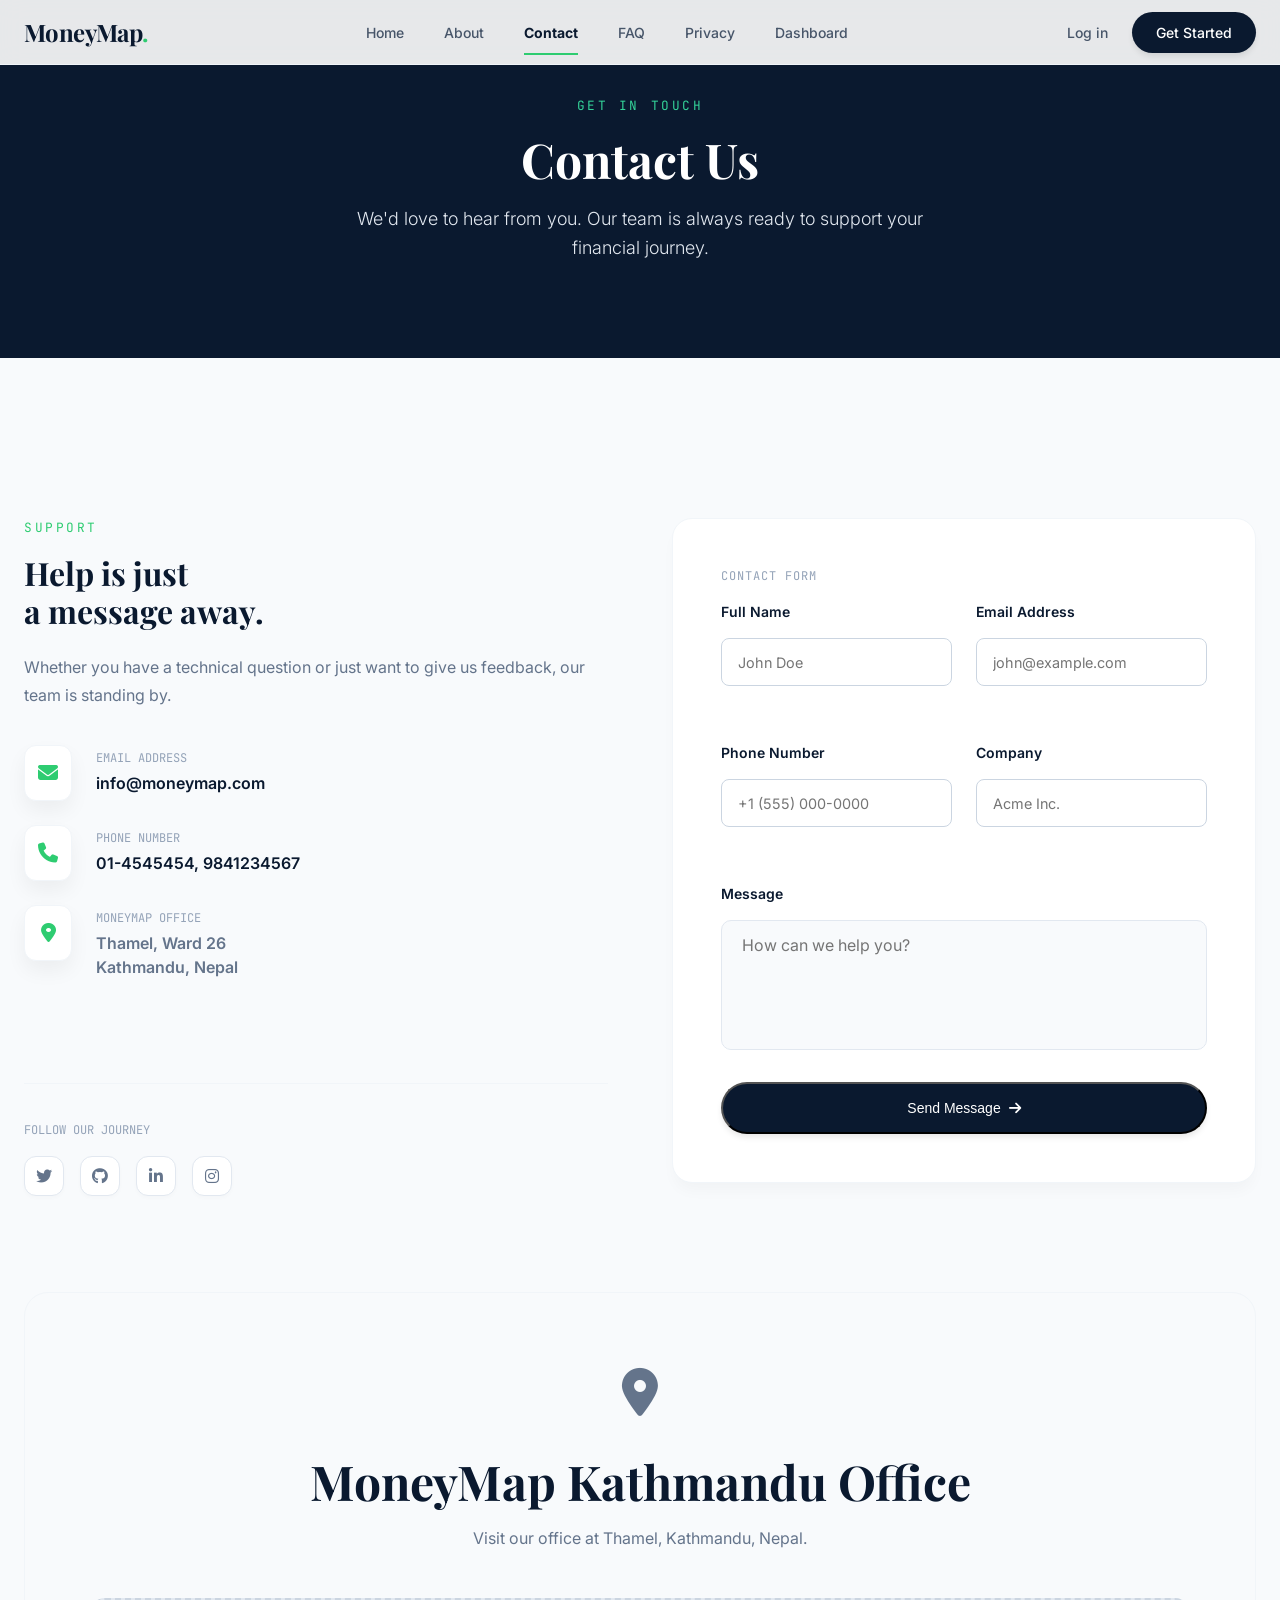
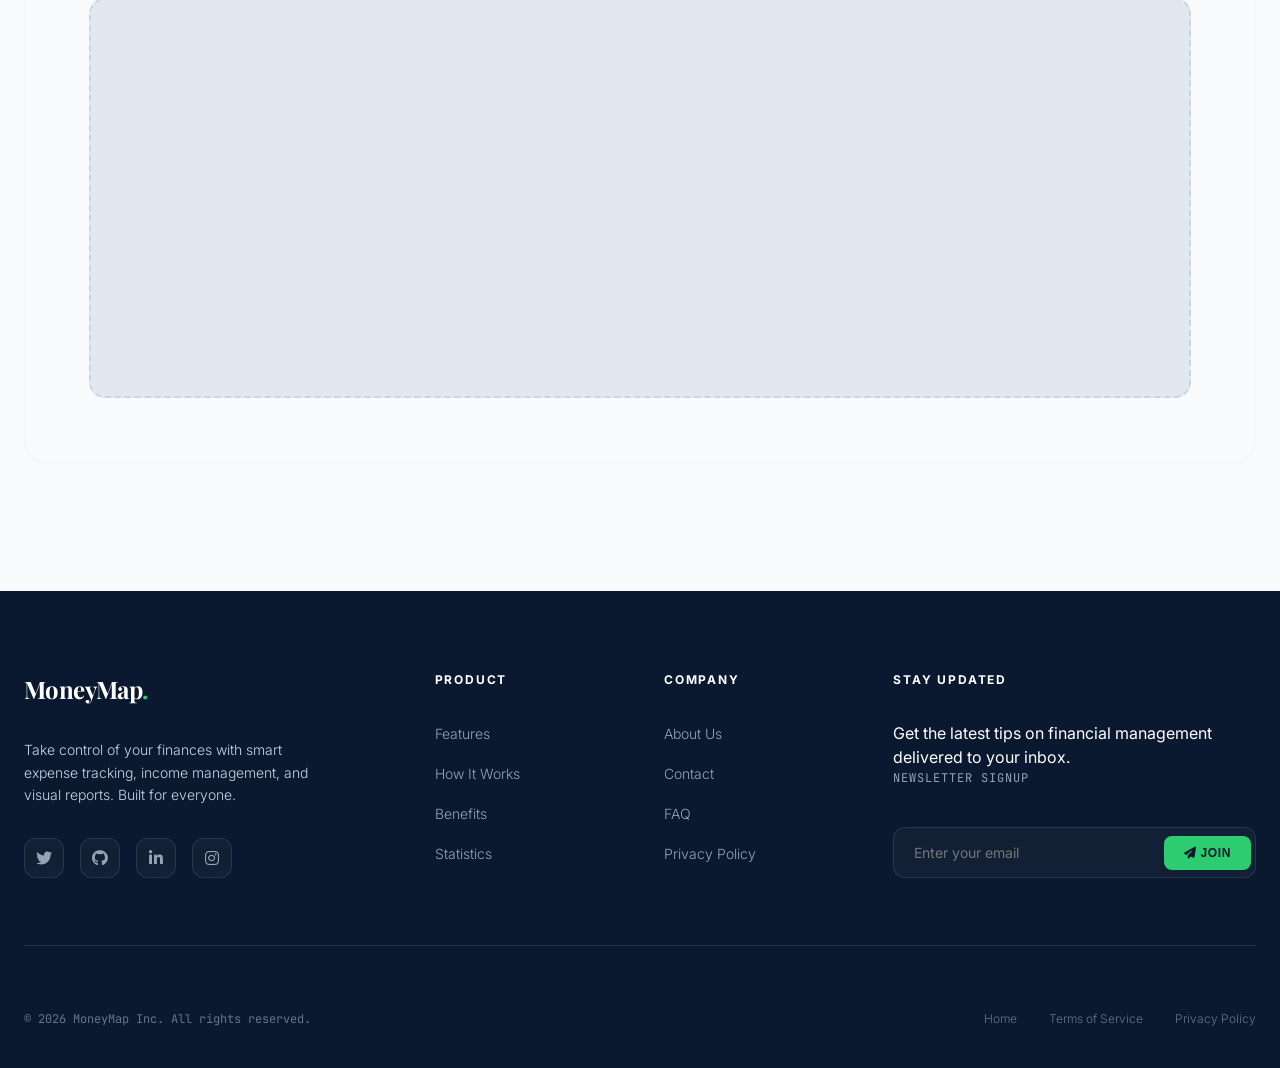
<file: contact.html>
<!DOCTYPE html>
<html lang="en">

<head>
    
    <meta name="viewport" content="width=device-width, initial-scale=1.0">
    
    <meta name="description" content="MoneyMap helps you track income, expenses, categories, and monthly summaries with a responsive personal finance dashboard.">
    <title>Contact Us | MoneyMap - Your Financial Concierge</title>
    <!-- Fonts -->
    <link rel="preconnect" href="https://fonts.googleapis.com">
    <link rel="preconnect" href="https://fonts.gstatic.com" crossorigin>
    <link
        href="https://fonts.googleapis.com/css2?family=Inter:wght@300;400;500;600;700&family=Playfair+Display:ital,wght@0,400;0,600;0,700;1,400&family=JetBrains+Mono:wght@400;500&display=swap"
        rel="stylesheet">
    <link rel="stylesheet" href="https://cdnjs.cloudflare.com/ajax/libs/font-awesome/6.4.0/css/all.min.css">

    <!-- CSS -->
    <link rel="stylesheet" href="css/style.css">
</head>

<body class="bg-slate-wash">
    <!-- Header -->
    <header class="header" id="header">
        <div class="container header-inner">
            <a href="index.html" class="logo">MoneyMap<span>.</span></a>

                        <nav class="nav-desktop" id="nav-desktop">
                <a href="index.html" class="nav-link">Home</a>
                <a href="about.html" class="nav-link">About</a>
                <a href="contact.html" class="nav-link">Contact</a>
                <a href="faq.html" class="nav-link">FAQ</a>
                <a href="privacy.html" class="nav-link">Privacy</a>
                <a href="app/dashboard.html" class="nav-link">Dashboard</a>
            </nav>

            <div class="header-actions">
                <a href="login.html" class="btn-login" id="btn-login">Log in</a>
                <a href="login.html" class="btn-primary" id="btn-get-started">Get Started</a>

                <button class="nav-toggle" aria-label="Toggle Navigation" id="mobile-toggle">
                    <div class="toggle-bar"></div>
                    <div class="toggle-bar"></div>
                    <div class="toggle-bar"></div>
                </button>
            </div>
        </div>

        <!-- Mobile Nav -->
                <nav class="nav-mobile" id="nav-mobile">
            <a href="index.html" class="nav-link">Home</a>
            <a href="about.html" class="nav-link">About</a>
            <a href="contact.html" class="nav-link">Contact</a>
            <a href="faq.html" class="nav-link">FAQ</a>
            <a href="privacy.html" class="nav-link">Privacy</a>
            <a href="app/dashboard.html" class="nav-link">Dashboard</a>
        </nav>
    </header>

    <main>
        <!-- Page hero (Dark statistics style) -->
        <section class="statistics hero__section">
            <div class="container reveal">
                <div class="section-header hero__header">
                    <span class="section-badge hero__badge--compact">Get in Touch</span>
                    <h1 class="section-title hero__heading--lg">Contact Us</h1>
                    <p class="section-subtitle hero__subtitle">We'd love to hear from
                        you. Our team is always ready to support your financial journey.</p>
                </div>
            </div>
        </section>

        <!-- Two-column section: Support Info & Contact Form -->
        <section class="contact-main-section page__content-section">
            <div class="container reveal">
                <div class="contact-grid contact__content-grid">
                    <!-- Left: Support Info -->
                    <div class="contact-info">
                        <span class="section-badge">Support</span>
                        <h2 class="section-title contact__support-title">Help is just <br>a
                            message away.</h2>
                        <p class="contact__support-text">Whether you have a
                            technical question or just want to give us feedback, our team is standing by.</p>

                        <div class="info-list contact__info-list">
                            <div class="info-item contact__info-item">
                                <div
                                    class="contact__info-icon">
                                    <i class="fa-solid fa-envelope"></i>
                                </div>
                                <div>
                                    <span
                                        class="contact__info-label">Email
                                        Address</span>
                                    <a href="mailto:hello@moneymap.com"
                                        class="contact__info-link">info@moneymap.com</a>
                                </div>
                            </div>
                            <div class="info-item contact__info-item">
                                <div
                                    class="contact__info-icon">
                                    <i class="fa-solid fa-phone"></i>
                                </div>
                                <div>
                                    <span
                                        class="contact__info-label">Phone
                                        Number</span>
                                    <a href="tel:+97714545454"
                                        class="contact__info-link">01-4545454, 9841234567</a>
                                </div>
                            </div>
                            <div class="info-item contact__info-item">
                                <div
                                    class="contact__info-icon">
                                    <i class="fa-solid fa-location-dot"></i>
                                </div>
                                <div>
                                    <span
                                        class="contact__info-label">MoneyMap
                                        Office</span>
                                    <p class="contact__info-text">Thamel, Ward 26<br>Kathmandu, Nepal</p>
                                </div>
                            </div>
                        </div>

                        <div class="contact__social-section">
                            <span
                                class="contact__social-label">Follow
                                our journey</span>
                            <div class="social-links contact__social-links">
                                <a href="https://twitter.com" class="social-link text--emphasis"><i class="fa-brands fa-twitter"></i></a>
                                <a href="https://github.com" class="social-link text--emphasis"><i class="fa-brands fa-github"></i></a>
                                <a href="https://www.linkedin.com" class="social-link text--emphasis"><i class="fa-brands fa-linkedin-in"></i></a>
                                <a href="https://www.instagram.com" class="social-link text--emphasis"><i class="fa-brands fa-instagram"></i></a>
                            </div>
                        </div>
                    </div>

                    <!-- Right: Contact Form -->
                    <div class="contact-form-wrap paper-card contact__form-panel">
                        <form id="contact-form" class="contact-form">
                            <fieldset class="form-fieldset">
                                <legend class="form-legend">Contact Form</legend>
                            <div
                                class="contact__form-row">
                                <div class="form-group">
                                    <label for="name"
                                        class="contact__form-label">Full
                                        Name</label>
                                    <input type="text" id="name" name="name" placeholder="John Doe" required
                                        class="contact__form-input" />
                                </div>
                                <div class="form-group">
                                    <label for="email"
                                        class="contact__form-label">Email
                                        Address</label>
                                    <input type="email" id="email" name="email" placeholder="john@example.com"
                                        pattern="[a-z0-9._%+-]+@[a-z0-9.-]+\.[a-z]{2,}$" required
                                        class="contact__form-input" />
                                </div>
                            </div>
                            <div
                                class="contact__form-row">
                                <div class="form-group">
                                    <label for="phone"
                                        class="contact__form-label">Phone
                                        Number</label>
                                    <input type="tel" id="phone" name="phone" placeholder="+1 (555) 000-0000"
                                        class="contact__form-input" />
                                </div>
                                <div class="form-group">
                                    <label for="company"
                                        class="contact__form-label">Company</label>
                                    <input type="text" id="company" name="company" placeholder="Acme Inc."
                                        class="contact__form-input" />
                                </div>
                            </div>
                            <div class="form-group section__block-spacing">
                                <label for="message"
                                    class="contact__form-label">Message</label>
                                <textarea id="message" name="message" rows="5" placeholder="How can we help you?"
                                    required
                                    class="contact__form-textarea"></textarea>
                            </div>
                            <button type="submit" class="btn-primary contact__button-submit">
                                Send Message <i class="fa-solid fa-arrow-right icon--trailing"></i>
                            </button>
                            </fieldset>
                        </form>
                    </div>
                </div>
            </div>
        </section>

        <!-- Map section: grey placeholder -->
        <section class="reveal section__bottom-pad">
            <div class="container">
                <div
                    class="contact__map-panel">
                    <div class="contact__map-icon"><i class="fa-solid fa-location-dot" aria-hidden="true"></i></div>
                    <h2 class="section-title contact__map-title">MoneyMap Kathmandu Office</h2>
                    <p class="contact__map-description">Visit our office at Thamel, Kathmandu, Nepal.</p>
                    <div
                        class="contact__map-frame">
                        <iframe
                            title="MoneyMap Kathmandu Office"
                            src="https://www.google.com/maps?q=Thamel,+Kathmandu&output=embed"
                            loading="lazy"
                            referrerpolicy="no-referrer-when-downgrade"
                            style="width: 100%; height: 360px; border: 0; border-radius: 14px;"
                            allowfullscreen></iframe>
                    </div>
                </div>
            </div>
        </section>
    </main>

    <!-- Footer -->
    <footer class="footer" id="footer">
        <div class="container">
            <div class="footer-top">
                <!-- Brand -->
                <div class="footer-brand">
                    <a href="index.html" class="logo footer-logo">MoneyMap<span>.</span></a>
                    <p>Take control of your finances with smart expense tracking, income management, and visual reports.
                        Built for everyone.</p>
                    <div class="social-links">
                        <a href="https://twitter.com" class="social-link" aria-label="Twitter"><i class="fa-brands fa-twitter"></i></a>
                        <a href="https://github.com" class="social-link" aria-label="GitHub"><i class="fa-brands fa-github"></i></a>
                        <a href="https://www.linkedin.com" class="social-link" aria-label="LinkedIn"><i
                                class="fa-brands fa-linkedin-in"></i></a>
                        <a href="https://www.instagram.com" class="social-link" aria-label="Instagram"><i
                                class="fa-brands fa-instagram"></i></a>
                    </div>
                </div>

                <!-- Product -->
                <div class="footer-col">
                    <h4>Product</h4>
                    <ul class="footer-links">
                        <li><a href="about.html">Features</a></li>
                        <li><a href="faq.html">How It Works</a></li>
                        <li><a href="contact.html">Benefits</a></li>
                        <li><a href="index.html#statistics">Statistics</a></li>
                    </ul>
                </div>

                <!-- Company -->
                <div class="footer-col">
                    <h4>Company</h4>
                    <ul class="footer-links">
                        <li><a href="about.html">About Us</a></li>
                        <li><a href="contact.html">Contact</a></li>
                        <li><a href="faq.html">FAQ</a></li>
                        <li><a href="privacy.html">Privacy Policy</a></li>
                    </ul>
                </div>

                <!-- Newsletter -->
                <div class="footer-newsletter">
                    <h4>Stay Updated</h4>
                    <p>Get the latest tips on financial management delivered to your inbox.</p>
                    <form class="newsletter-form" id="newsletter-form">
                        <fieldset class="form-fieldset">
                            <legend class="form-legend">Newsletter Signup</legend>
                        <div class="input-group">
                            <input type="email" placeholder="Enter your email" class="newsletter-input"
                                id="newsletter-email" required>
                            <button type="submit" class="btn-newsletter" id="btn-newsletter">
                                <i class="fa-solid fa-paper-plane"></i> Join
                            </button>
                        </div>
                        </fieldset>
                    </form>
                </div>
            </div>

            <div class="footer-bottom">
                <p class="copyright">&copy; 2026 MoneyMap Inc. All rights reserved.</p>
                <div class="footer-bottom-links">
                    <a href="index.html">Home</a>
                    <a href="privacy.html">Terms of Service</a>
                    <a href="privacy.html">Privacy Policy</a>
                </div>
            </div>
        </div>
    </footer>

    <!-- Scripts -->
    <script src="js/script.js"></script>
</body>

</html>
</file>
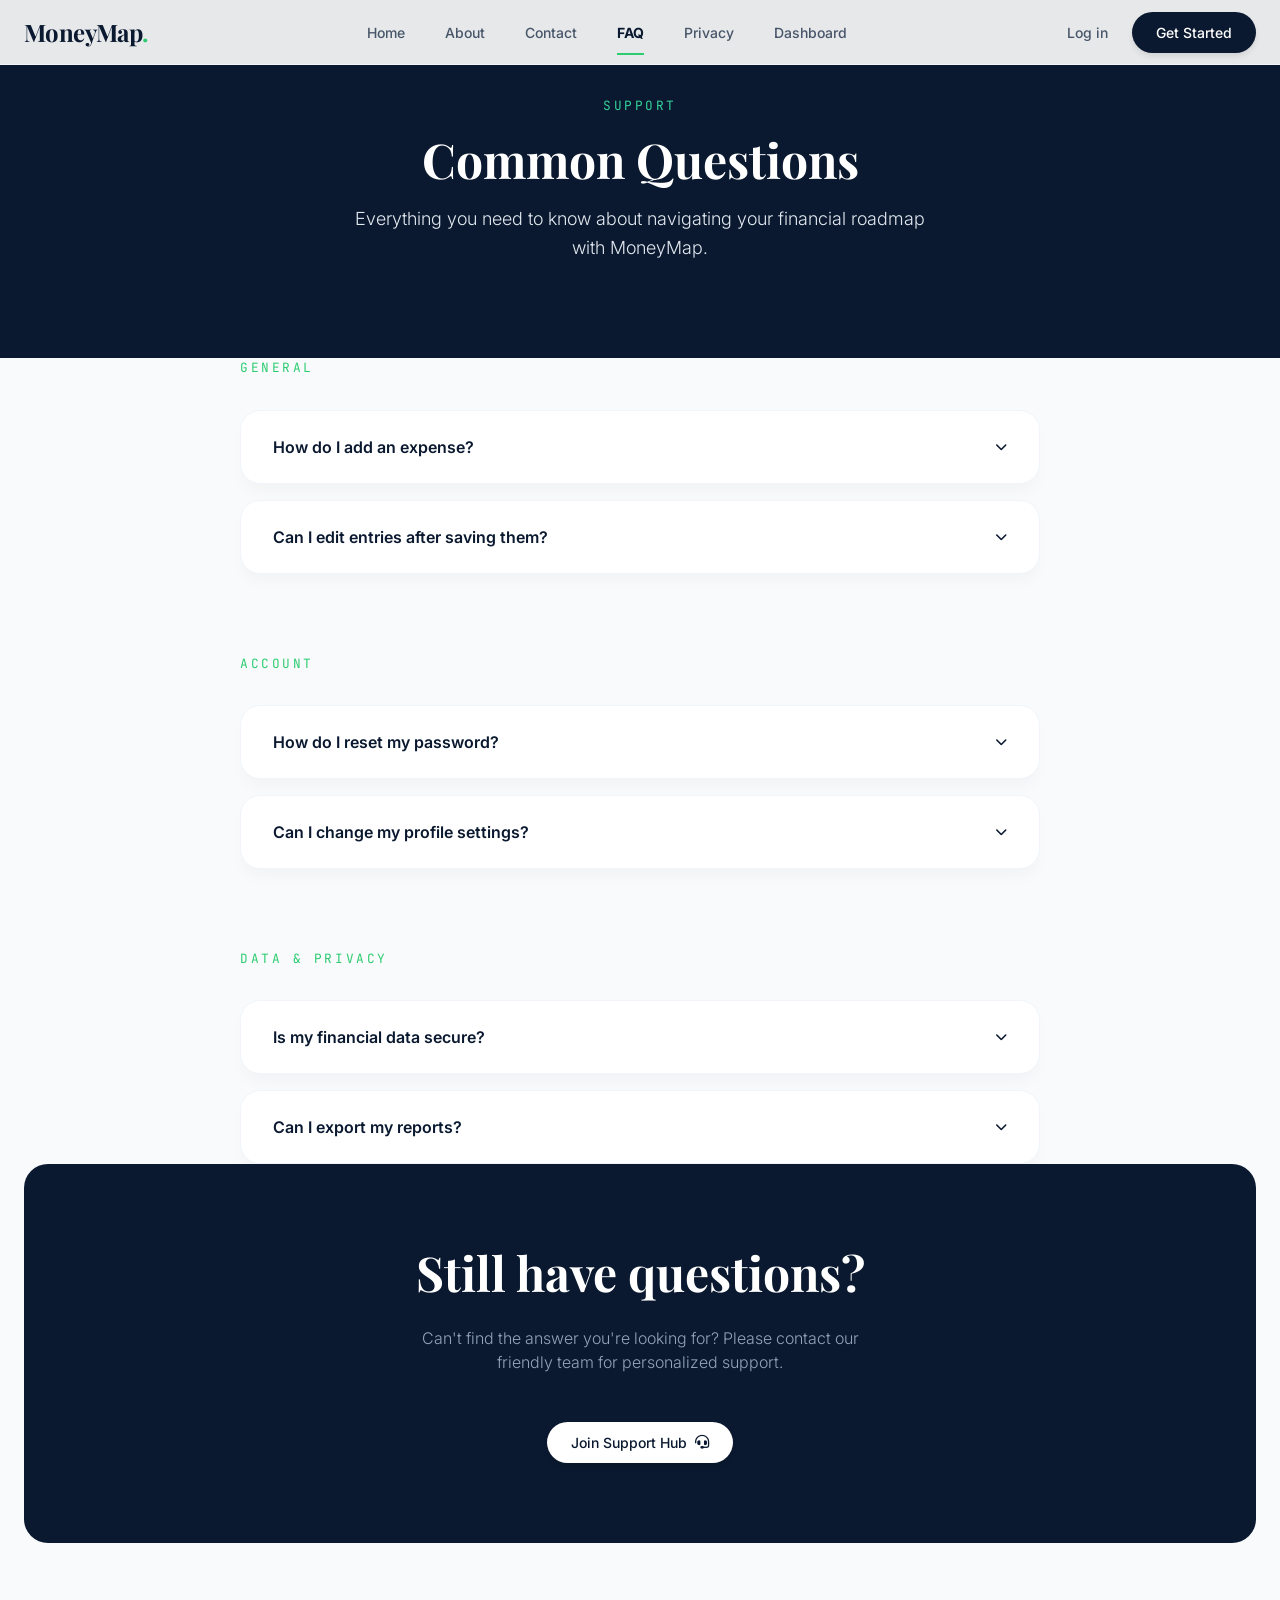
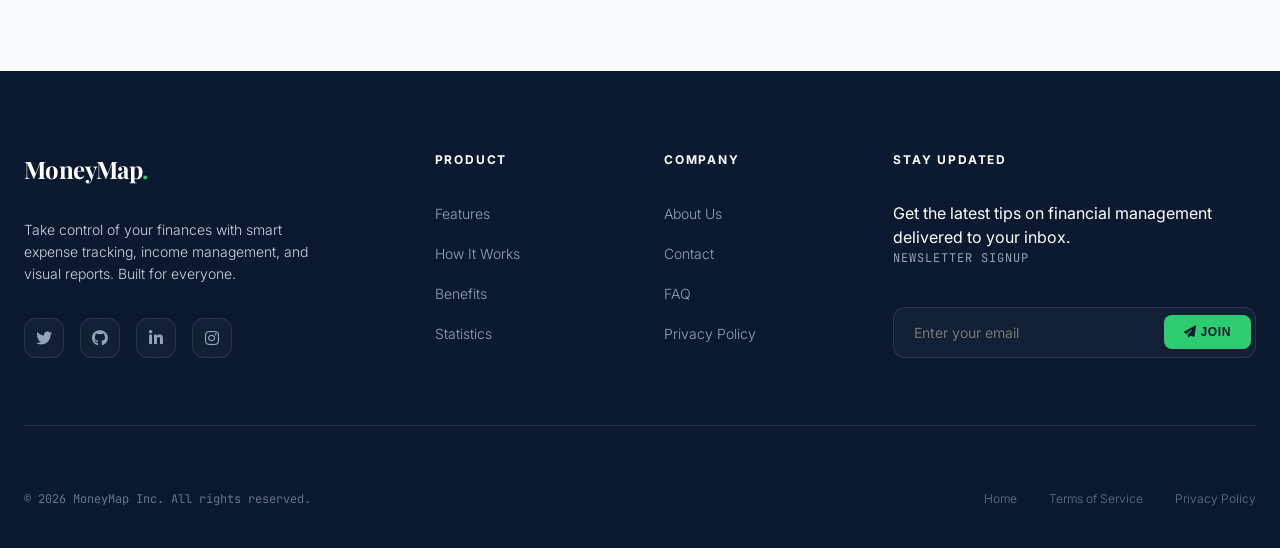
<file: faq.html>
﻿<!DOCTYPE html>
<html lang="en">

<head>
    
    <meta name="viewport" content="width=device-width, initial-scale=1.0">
    
    <meta name="description" content="MoneyMap helps you track income, expenses, categories, and monthly summaries with a responsive personal finance dashboard.">
    <title>FAQ | MoneyMap - Your Financial Concierge</title>
    <!-- Fonts -->
    <link rel="preconnect" href="https://fonts.googleapis.com">
    <link rel="preconnect" href="https://fonts.gstatic.com" crossorigin>
    <link
        href="https://fonts.googleapis.com/css2?family=Inter:wght@300;400;500;600;700&family=Playfair+Display:ital,wght@0,400;0,600;0,700;1,400&family=JetBrains+Mono:wght@400;500&display=swap"
        rel="stylesheet">
    <link rel="stylesheet" href="https://cdnjs.cloudflare.com/ajax/libs/font-awesome/6.4.0/css/all.min.css">

    <!-- CSS -->
    <link rel="stylesheet" href="css/style.css">
</head>

<body class="bg-slate-wash">
    <!-- Header -->
    <header class="header" id="header">
        <div class="container header-inner">
            <a href="index.html" class="logo">MoneyMap<span>.</span></a>

                        <nav class="nav-desktop" id="nav-desktop">
                <a href="index.html" class="nav-link">Home</a>
                <a href="about.html" class="nav-link">About</a>
                <a href="contact.html" class="nav-link">Contact</a>
                <a href="faq.html" class="nav-link">FAQ</a>
                <a href="privacy.html" class="nav-link">Privacy</a>
                <a href="app/dashboard.html" class="nav-link">Dashboard</a>
            </nav>

            <div class="header-actions">
                <a href="login.html" class="btn-login" id="btn-login">Log in</a>
                <a href="login.html" class="btn-primary" id="btn-get-started">Get Started</a>

                <button class="nav-toggle" aria-label="Toggle Navigation" id="mobile-toggle">
                    <div class="toggle-bar"></div>
                    <div class="toggle-bar"></div>
                    <div class="toggle-bar"></div>
                </button>
            </div>
        </div>

        <!-- Mobile Nav -->
                <nav class="nav-mobile" id="nav-mobile">
            <a href="index.html" class="nav-link">Home</a>
            <a href="about.html" class="nav-link">About</a>
            <a href="contact.html" class="nav-link">Contact</a>
            <a href="faq.html" class="nav-link">FAQ</a>
            <a href="privacy.html" class="nav-link">Privacy</a>
            <a href="app/dashboard.html" class="nav-link">Dashboard</a>
        </nav>
    </header>

    <main>
        <!-- Page hero (Dark statistics style) -->
        <section class="statistics hero__section">
            <div class="container reveal">
                <div class="section-header hero__header">
                    <span class="section-badge hero__badge--compact">Support</span>
                    <h1 class="section-title hero__heading--lg">Common Questions</h1>
                    <p class="section-subtitle hero__subtitle">Everything you need to
                        know about navigating your financial roadmap with MoneyMap.</p>
                </div>
            </div>
        </section>

        <!-- FAQ Accordion section -->
        <section class="page__content-section">
            <div class="container reveal">
                <div class="faq__content-wrap">

                    <!-- Category: General -->
                    <div class="faq__category-group">
                        <span class="section-badge section__block-spacing">General</span>
                        <div class="faq__accordion-list">
                            <details class="paper-card faq__accordion-item">
                                <summary
                                    class="faq__accordion-summary">
                                    How do I add an expense?
                                    <i class="fa-solid fa-chevron-down faq__accordion-icon"></i>
                                </summary>
                                <div
                                    class="faq__accordion-answer">
                                    Adding an expense is simple. Once you're logged in, navigate to the"Add Expense"
                                    tab in your dashboard, enter the amount, select a category, and specify the date.
                                    Your balance will update automatically in the reports section.
                                </div>
                            </details>
                            <details class="paper-card faq__accordion-item">
                                <summary
                                    class="faq__accordion-summary">
                                    Can I edit entries after saving them?
                                    <i class="fa-solid fa-chevron-down faq__accordion-icon"></i>
                                </summary>
                                <div
                                    class="faq__accordion-answer">
                                    Yes, absolutely. You can manage all transactions from the"All Expenses" or"All
                                    Income" list pages. Simply use the action menu on any row to edit or delete specific
                                    entries.
                                </div>
                            </details>
                        </div>
                    </div>

                    <!-- Category: Account -->
                    <div class="faq__category-group">
                        <span class="section-badge section__block-spacing">Account</span>
                        <div class="faq__accordion-list">
                            <details class="paper-card faq__accordion-item">
                                <summary
                                    class="faq__accordion-summary">
                                    How do I reset my password?
                                    <i class="fa-solid fa-chevron-down faq__accordion-icon"></i>
                                </summary>
                                <div
                                    class="faq__accordion-answer">
                                    On the login page, you'll find a"Forgot your password?" link. Follow the prompts to
                                    receive a recovery email and set a new secure password meeting our complexity
                                    requirements.
                                </div>
                            </details>
                            <details class="paper-card faq__accordion-item">
                                <summary
                                    class="faq__accordion-summary">
                                    Can I change my profile settings?
                                    <i class="fa-solid fa-chevron-down faq__accordion-icon"></i>
                                </summary>
                                <div
                                    class="faq__accordion-answer">
                                    Yes, the"Settings" page in your dashboard allows you to update your profile photo,
                                    personal details, notification preferences, and toggle the dark mode theme.
                                </div>
                            </details>
                        </div>
                    </div>

                    <!-- Category: Data & Privacy -->
                    <div>
                        <span class="section-badge section__block-spacing">Data & Privacy</span>
                        <div class="faq__accordion-list">
                            <details class="paper-card faq__accordion-item">
                                <summary
                                    class="faq__accordion-summary">
                                    Is my financial data secure?
                                    <i class="fa-solid fa-chevron-down faq__accordion-icon"></i>
                                </summary>
                                <div
                                    class="faq__accordion-answer">
                                    Security is our top priority. We employ bank-grade SSL encryption and provide
                                    multi-factor authentication options to ensure your personal wealth data remains
                                    confidential and under your control.
                                </div>
                            </details>
                            <details class="paper-card faq__accordion-item">
                                <summary
                                    class="faq__accordion-summary">
                                    Can I export my reports?
                                    <i class="fa-solid fa-chevron-down faq__accordion-icon"></i>
                                </summary>
                                <div
                                    class="faq__accordion-answer">
                                    Absolutely. All list pages feature an"Export" button for CSV data, and the
                                    comprehensive"Reports" page is optimized for digital sharing or physical printing.
                                </div>
                            </details>
                        </div>
                    </div>

                </div>
            </div>
        </section>

        <!-- CTA Strip -->
        <section class="reveal section__bottom-pad">
            <div class="container">
                <div
                    class="faq__cta-panel">
                    <h2 class="section-title faq__cta-title">Still have questions?</h2>
                    <p class="faq__cta-description">Can't
                        find the answer you're looking for? Please contact our friendly team for personalized support.
                    </p>
                    <a href="contact.html" class="btn-primary faq__button-cta">
                        Join Support Hub <i class="fa-solid fa-headset icon--trailing"></i>
                    </a>
                </div>
            </div>
        </section>
    </main>

    <!-- Footer -->
    <footer class="footer" id="footer">
        <div class="container">
            <div class="footer-top">
                <!-- Brand -->
                <div class="footer-brand">
                    <a href="index.html" class="logo footer-logo">MoneyMap<span>.</span></a>
                    <p>Take control of your finances with smart expense tracking, income management, and visual reports.
                        Built for everyone.</p>
                    <div class="social-links">
                        <a href="https://twitter.com" class="social-link" aria-label="Twitter"><i class="fa-brands fa-twitter"></i></a>
                        <a href="https://github.com" class="social-link" aria-label="GitHub"><i class="fa-brands fa-github"></i></a>
                        <a href="https://www.linkedin.com" class="social-link" aria-label="LinkedIn"><i
                                class="fa-brands fa-linkedin-in"></i></a>
                        <a href="https://www.instagram.com" class="social-link" aria-label="Instagram"><i
                                class="fa-brands fa-instagram"></i></a>
                    </div>
                </div>

                <!-- Product -->
                <div class="footer-col">
                    <h4>Product</h4>
                    <ul class="footer-links">
                        <li><a href="about.html">Features</a></li>
                        <li><a href="faq.html">How It Works</a></li>
                        <li><a href="contact.html">Benefits</a></li>
                        <li><a href="index.html#statistics">Statistics</a></li>
                    </ul>
                </div>

                <!-- Company -->
                <div class="footer-col">
                    <h4>Company</h4>
                    <ul class="footer-links">
                        <li><a href="about.html">About Us</a></li>
                        <li><a href="contact.html">Contact</a></li>
                        <li><a href="faq.html">FAQ</a></li>
                        <li><a href="privacy.html">Privacy Policy</a></li>
                    </ul>
                </div>

                <!-- Newsletter -->
                <div class="footer-newsletter">
                    <h4>Stay Updated</h4>
                    <p>Get the latest tips on financial management delivered to your inbox.</p>
                    <form class="newsletter-form" id="newsletter-form">
                        <fieldset class="form-fieldset">
                            <legend class="form-legend">Newsletter Signup</legend>
                        <div class="input-group">
                            <input type="email" placeholder="Enter your email" class="newsletter-input"
                                id="newsletter-email" required>
                            <button type="submit" class="btn-newsletter" id="btn-newsletter">
                                <i class="fa-solid fa-paper-plane"></i> Join
                            </button>
                        </div>
                        </fieldset>
                    </form>
                </div>
            </div>

            <div class="footer-bottom">
                <p class="copyright">&copy; 2026 MoneyMap Inc. All rights reserved.</p>
                <div class="footer-bottom-links">
                    <a href="index.html">Home</a>
                    <a href="privacy.html">Terms of Service</a>
                    <a href="privacy.html">Privacy Policy</a>
                </div>
            </div>
        </div>
    </footer>

    <!-- Scripts -->
    <script src="js/script.js"></script>
</body>

</html>
</file>
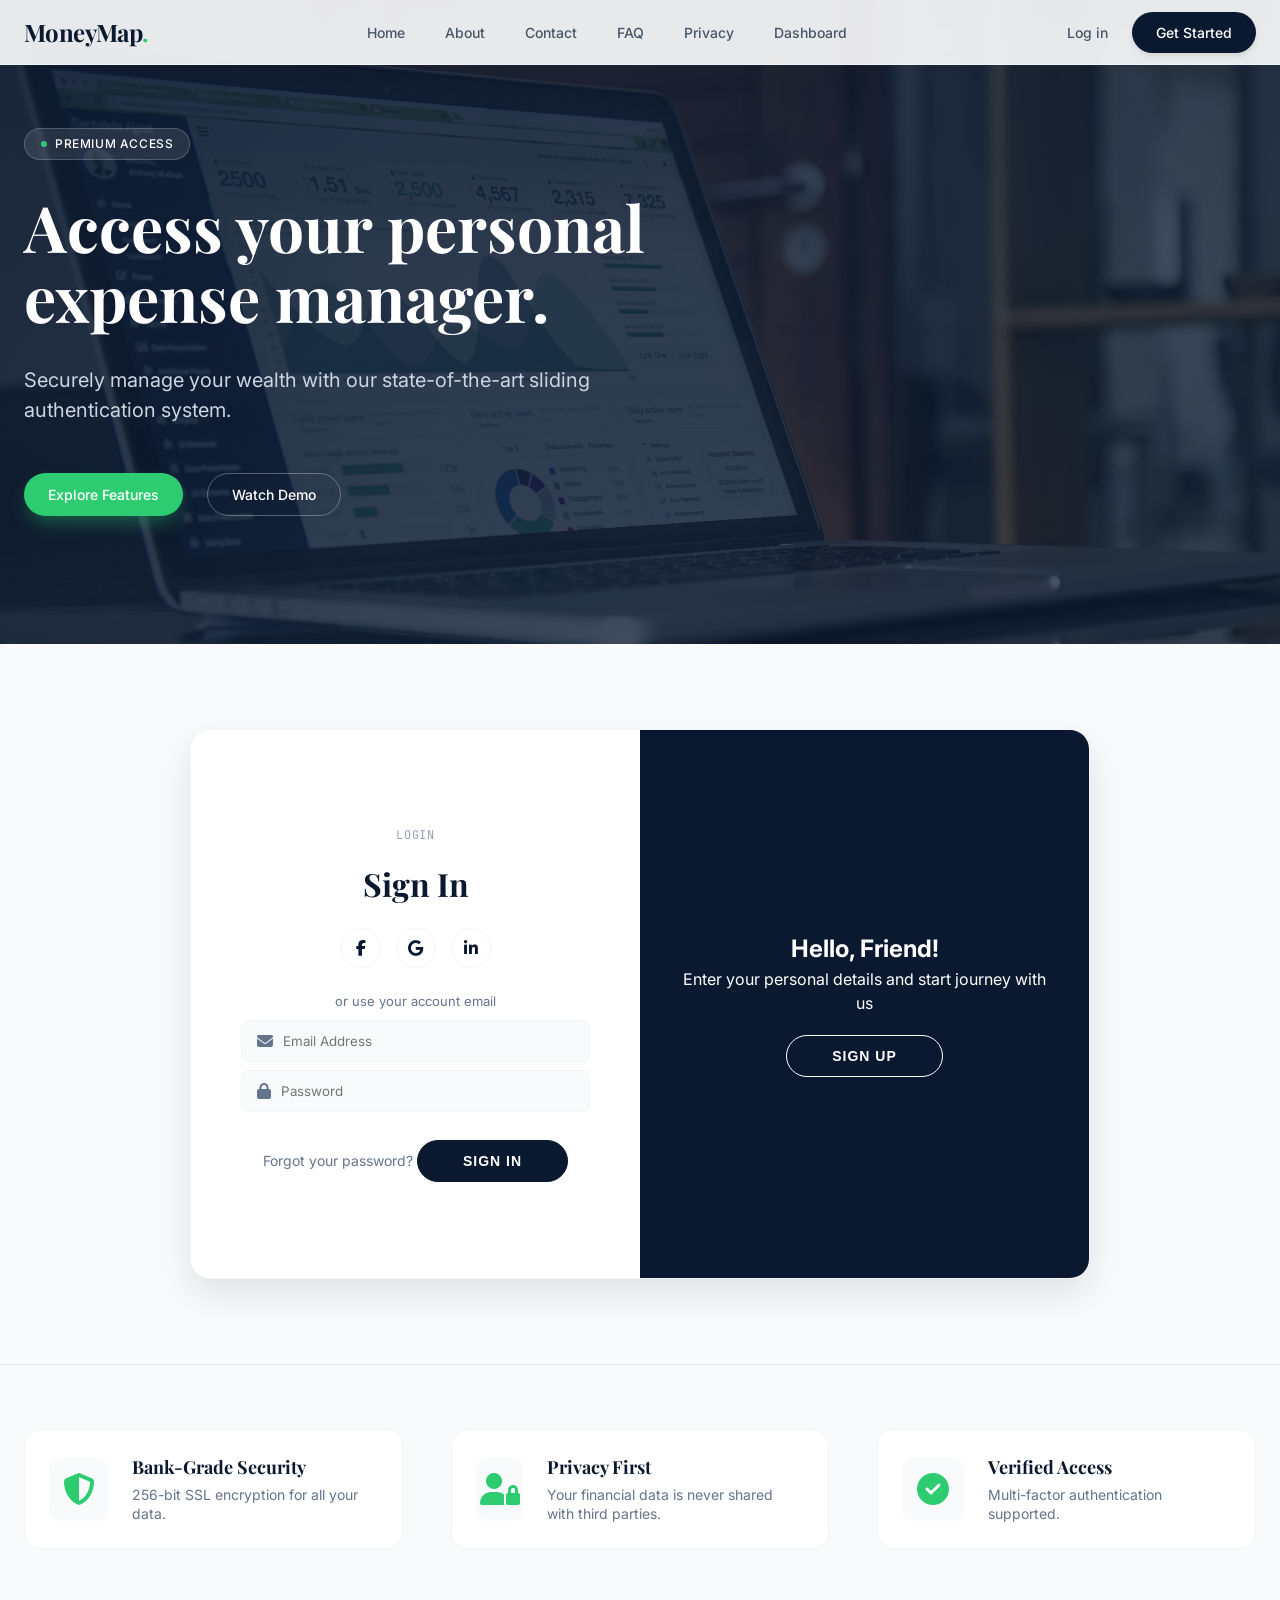
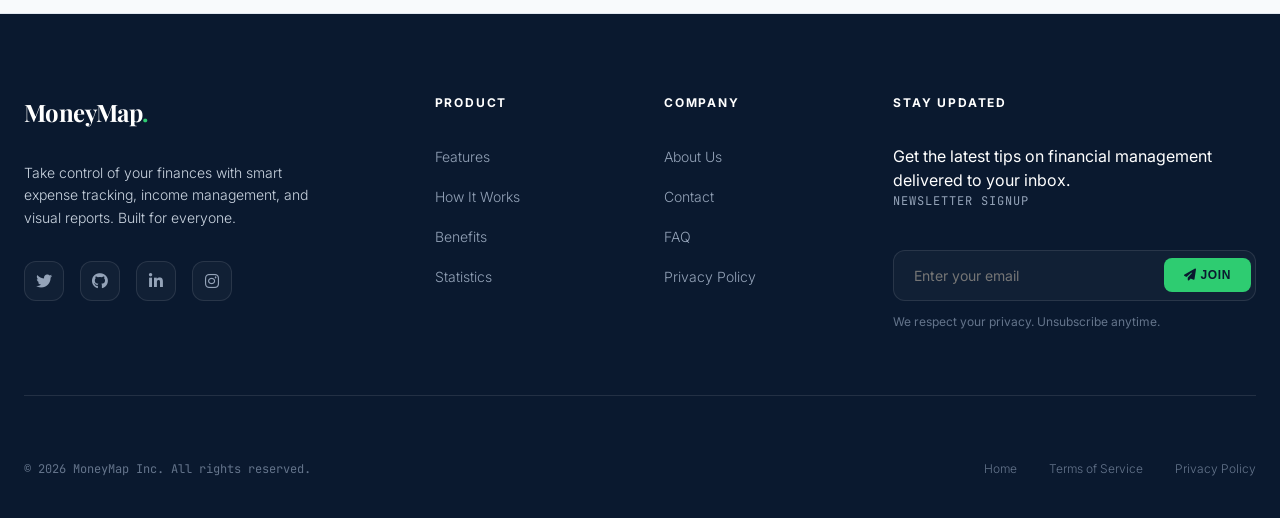
<file: login.html>
﻿<!DOCTYPE html>
<html lang="en">

<head>
    
    <meta name="viewport" content="width=device-width, initial-scale=1.0">
    
    <meta name="description" content="MoneyMap helps you track income, expenses, categories, and monthly summaries with a responsive personal finance dashboard.">
    <title>Login & Signup | MoneyMap - Your Financial Concierge</title>
    <!-- Fonts -->
    <link rel="preconnect" href="https://fonts.googleapis.com">
    <link rel="preconnect" href="https://fonts.gstatic.com" crossorigin>
    <link
        href="https://fonts.googleapis.com/css2?family=Inter:wght@300;400;500;600;700&family=Playfair+Display:ital,wght@0,400;0,600;0,700;1,400&family=JetBrains+Mono:wght@400;500&display=swap"
        rel="stylesheet">
    <link rel="stylesheet" href="https://cdnjs.cloudflare.com/ajax/libs/font-awesome/6.4.0/css/all.min.css">

    <!-- CSS -->
    <link rel="stylesheet" href="css/style.css">
</head>

<body class="bg-slate-wash login-page">
    <!-- ============================================ -->
    <!-- SECTION 1: Header / Navigation               -->
    <!-- ============================================ -->
    <header class="header" id="header">
        <div class="container header-inner">
            <a href="index.html" class="logo">MoneyMap<span>.</span></a>

                        <nav class="nav-desktop" id="nav-desktop">
                <a href="index.html" class="nav-link">Home</a>
                <a href="about.html" class="nav-link">About</a>
                <a href="contact.html" class="nav-link">Contact</a>
                <a href="faq.html" class="nav-link">FAQ</a>
                <a href="privacy.html" class="nav-link">Privacy</a>
                <a href="app/dashboard.html" class="nav-link">Dashboard</a>
            </nav>

            <div class="header-actions">
                <a href="login.html" class="btn-login" id="btn-login">Log in</a>
                <a href="login.html" class="btn-primary" id="btn-get-started">Get Started</a>

                <button class="nav-toggle" aria-label="Toggle Navigation" id="mobile-toggle">
                    <div class="toggle-bar"></div>
                    <div class="toggle-bar"></div>
                    <div class="toggle-bar"></div>
                </button>
            </div>
        </div>

        <!-- Mobile Nav -->
                <nav class="nav-mobile" id="nav-mobile">
            <a href="index.html" class="nav-link">Home</a>
            <a href="about.html" class="nav-link">About</a>
            <a href="contact.html" class="nav-link">Contact</a>
            <a href="faq.html" class="nav-link">FAQ</a>
            <a href="privacy.html" class="nav-link">Privacy</a>
            <a href="app/dashboard.html" class="nav-link">Dashboard</a>
        </nav>
    </header>

    <main>
        <!-- ============================================ -->
        <!-- SECTION 2: Premium Intro Section             -->
        <!-- ============================================ -->
        <section class="auth-premium-hero" id="auth-hero">
            <div class="container">
                <div class="premium-hero-inner reveal">
                    <div class="premium-hero-content">
                        <div class="hero-badge">
                            <span class="hero-dot"></span>
                            <span class="font-mono">Premium Access</span>
                        </div>
                        <h1 class="premium-title">Access your personal <br><span class="italic">expense manager.</span>
                        </h1>
                        <p class="premium-desc">Securely manage your wealth with our state-of-the-art sliding
                            authentication system.</p>
                        <div class="premium-actions">
                            <a href="about.html" class="btn-primary">Explore Features</a>
                            <a href="faq.html" class="btn-outline">Watch Demo</a>
                        </div>
                    </div>
                </div>
            </div>
        </section>

        <!-- ============================================ -->
        <!-- SECTION 3: Sliding Authentication Hub        -->
        <!-- ============================================ -->
        <section class="auth-hub-section" id="auth-hub">
            <div class="container reveal">
                <div class="sliding-container" id="sliding-container">

                    <!-- Signup Container -->
                    <div class="form-container signup-container">
                        <form id="signup-form" class="auth-form-sliding">
                            <fieldset class="form-fieldset">
                                <legend class="form-legend">Create Account</legend>
                            <h3>Create Account</h3>
                            <div class="auth-social-sliding">
                                <a href="https://www.facebook.com" class="social-icon"><i class="fa-brands fa-facebook-f"></i></a>
                                <a href="https://www.google.com" class="social-icon"><i class="fa-brands fa-google"></i></a>
                                <a href="https://www.linkedin.com" class="social-icon"><i class="fa-brands fa-linkedin-in"></i></a>
                            </div>
                            <span class="auth-span">or use your email for registration</span>
                            <div class="form-group-sliding">
                                <i class="fa-solid fa-user"></i>
                                <input type="text" id="signup-name" placeholder="Full Name" required />
                            </div>
                            <div class="form-group-sliding">
                                <i class="fa-solid fa-envelope"></i>
                                <input type="email" id="signup-email" placeholder="Email Address" required />
                            </div>
                            <div class="form-group-sliding">
                                <i class="fa-solid fa-lock"></i>
                                <input type="password" id="signup-password" placeholder="Password" required
                                    pattern="(?=.*\d)(?=.*[a-z])(?=.*[A-Z]).{8,}"
                                    title="Must contain at least one number and one uppercase and lowercase letter, and at least 8 or more characters" />
                            </div>
                            <button type="submit" class="btn-auth-sliding">Sign Up</button>
                            <div class="auth-mobile-switch" aria-hidden="true">
                                <span>Already have an account?</span>
                                <button type="button" class="auth-mobile-switch-btn" id="mobile-signin-trigger">Sign In</button>
                            </div>
                            </fieldset>
                        </form>
                    </div>

                    <!-- Login Container -->
                    <div class="form-container login-container">
                        <form id="login-form" class="auth-form-sliding">
                            <fieldset class="form-fieldset">
                                <legend class="form-legend">Login</legend>
                            <h3>Sign In</h3>
                            <div class="auth-social-sliding">
                                <a href="https://www.facebook.com" class="social-icon"><i class="fa-brands fa-facebook-f"></i></a>
                                <a href="https://www.google.com" class="social-icon"><i class="fa-brands fa-google"></i></a>
                                <a href="https://www.linkedin.com" class="social-icon"><i class="fa-brands fa-linkedin-in"></i></a>
                            </div>
                            <span class="auth-span">or use your account email</span>
                            <div class="form-group-sliding">
                                <i class="fa-solid fa-envelope"></i>
                                <input type="email" id="login-email" placeholder="Email Address" required />
                            </div>
                            <div class="form-group-sliding">
                                <i class="fa-solid fa-lock"></i>
                                <input type="password" id="login-password" placeholder="Password" required
                                    pattern="(?=.*\d)(?=.*[a-z])(?=.*[A-Z]).{8,}"
                                    title="Must contain at least one number and one uppercase and lowercase letter, and at least 8 or more characters" />
                            </div>
                            <a href="contact.html" class="forgot-auth">Forgot your password?</a>
                            <button type="submit" class="btn-auth-sliding">Sign In</button>
                            <div class="auth-mobile-switch" aria-hidden="true">
                                <span>New to MoneyMap?</span>
                                <button type="button" class="auth-mobile-switch-btn" id="mobile-signup-trigger">Create Account</button>
                            </div>
                            </fieldset>
                        </form>
                    </div>

                    <!-- Overlay Container -->
                    <div class="overlay-container">
                        <div class="overlay-sliding">
                            <div class="overlay-panel overlay-left">
                                <h2>Welcome Back!</h2>
                                <p>To keep connected with us please login with your personal info</p>
                                <button class="ghost-sliding" id="signIn">Sign In</button>
                            </div>
                            <div class="overlay-panel overlay-right">
                                <h2>Hello, Friend!</h2>
                                <p>Enter your personal details and start journey with us</p>
                                <button class="ghost-sliding" id="signUp">Sign Up</button>
                            </div>
                        </div>
                    </div>
                </div>
            </div>
        </section>

        <!-- ============================================ -->
        <!-- SECTION 4: Security/Trust Bar                -->
        <!-- ============================================ -->
        <section class="security-bar" id="security-trust">
            <div class="container reveal">
                <div class="security-grid">
                    <div class="security-item">
                        <i class="fa-solid fa-shield-halved"></i>
                        <div class="security-text">
                            <h4>Bank-Grade Security</h4>
                            <p>256-bit SSL encryption for all your data.</p>
                        </div>
                    </div>
                    <div class="security-item">
                        <i class="fa-solid fa-user-lock"></i>
                        <div class="security-text">
                            <h4>Privacy First</h4>
                            <p>Your financial data is never shared with third parties.</p>
                        </div>
                    </div>
                    <div class="security-item">
                        <i class="fa-solid fa-circle-check"></i>
                        <div class="security-text">
                            <h4>Verified Access</h4>
                            <p>Multi-factor authentication supported.</p>
                        </div>
                    </div>
                </div>
            </div>
        </section>
    </main>

    <!-- ============================================ -->
    <!-- SECTION 5: Footer                            -->
    <!-- ============================================ -->
    <footer class="footer" id="footer">
        <div class="container">
            <div class="footer-top">
                <!-- Brand -->
                <div class="footer-brand">
                    <a href="index.html" class="logo footer-logo">MoneyMap<span>.</span></a>
                    <p>Take control of your finances with smart expense tracking, income management, and visual reports.
                        Built for everyone.</p>
                    <div class="social-links">
                        <a href="https://twitter.com" class="social-link" aria-label="Twitter"><i class="fa-brands fa-twitter"></i></a>
                        <a href="https://github.com" class="social-link" aria-label="GitHub"><i class="fa-brands fa-github"></i></a>
                        <a href="https://www.linkedin.com" class="social-link" aria-label="LinkedIn"><i
                                class="fa-brands fa-linkedin-in"></i></a>
                        <a href="https://www.instagram.com" class="social-link" aria-label="Instagram"><i
                                class="fa-brands fa-instagram"></i></a>
                    </div>
                </div>

                <!-- Col 1 -->
                <div class="footer-col">
                    <h4>Product</h4>
                    <ul class="footer-links">
                        <li><a href="about.html">Features</a></li>
                        <li><a href="faq.html">How It Works</a></li>
                        <li><a href="contact.html">Benefits</a></li>
                        <li><a href="index.html#statistics">Statistics</a></li>
                    </ul>
                </div>

                <!-- Col 2 -->
                <div class="footer-col">
                    <h4>Company</h4>
                    <ul class="footer-links">
                        <li><a href="about.html">About Us</a></li>
                        <li><a href="contact.html">Contact</a></li>
                        <li><a href="faq.html">FAQ</a></li>
                        <li><a href="privacy.html">Privacy Policy</a></li>
                    </ul>
                </div>

                <!-- Newsletter -->
                <div class="footer-newsletter">
                    <h4>Stay Updated</h4>
                    <p>Get the latest tips on financial management delivered to your inbox.</p>
                    <form class="newsletter-form" id="newsletter-form">
                        <fieldset class="form-fieldset">
                            <legend class="form-legend">Newsletter Signup</legend>
                        <div class="input-group">
                            <input type="email" placeholder="Enter your email" class="newsletter-input"
                                id="newsletter-email" required>
                            <button type="submit" class="btn-newsletter" id="btn-newsletter">
                                <i class="fa-solid fa-paper-plane"></i> Join
                            </button>
                        </div>
                        </fieldset>
                    </form>
                    <p class="newsletter-note">We respect your privacy. Unsubscribe anytime.</p>
                </div>
            </div>

            <div class="footer-bottom">
                <p class="copyright">&copy; 2026 MoneyMap Inc. All rights reserved.</p>
                <div class="footer-bottom-links">
                    <a href="index.html">Home</a>
                    <a href="privacy.html">Terms of Service</a>
                    <a href="privacy.html">Privacy Policy</a>
                </div>
            </div>
        </div>
    </footer>

    <!-- Scripts -->
    <script src="js/script.js"></script>
</body>

</html>
</file>
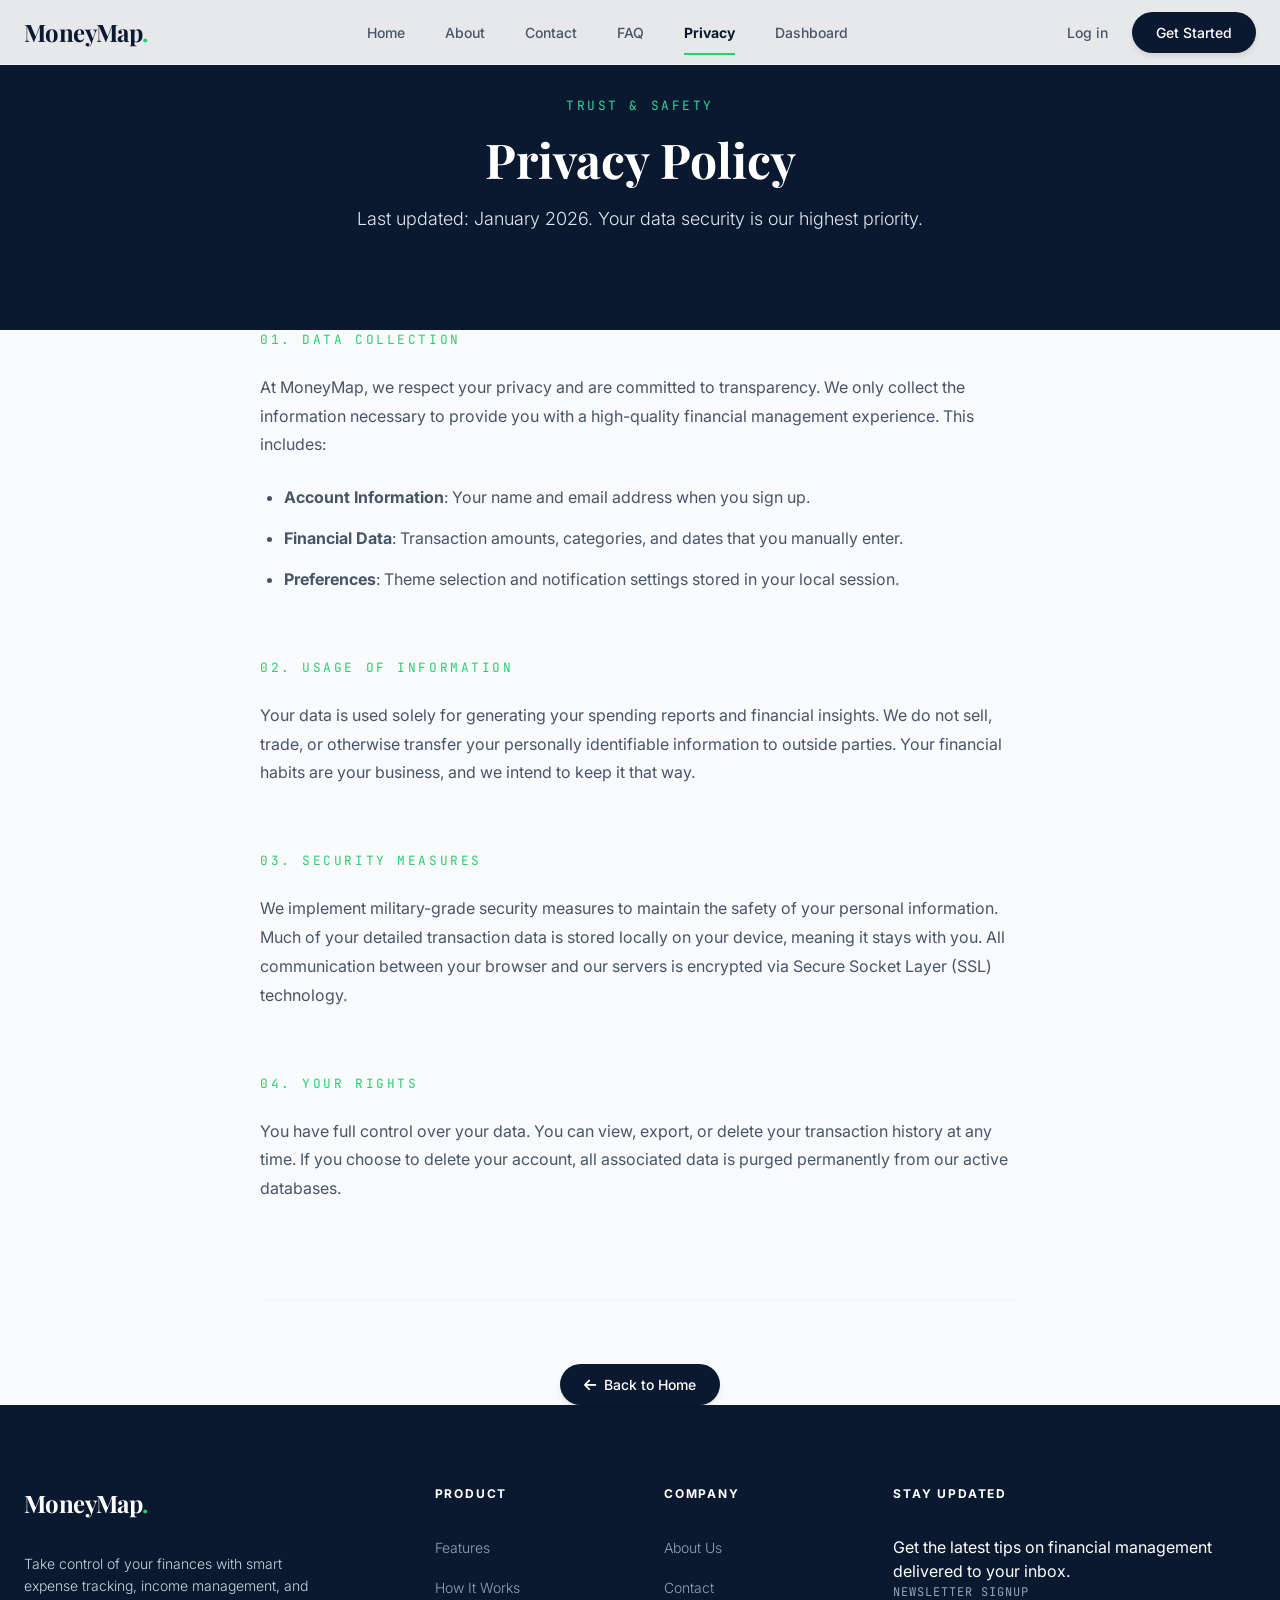
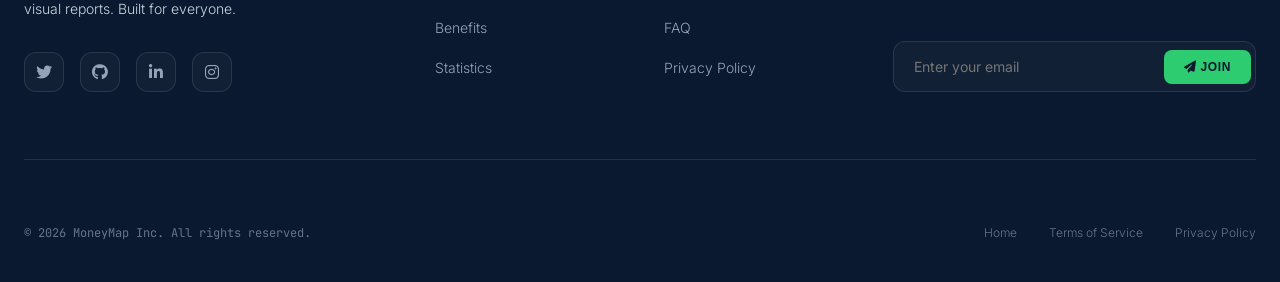
<file: privacy.html>
﻿<!DOCTYPE html>
<html lang="en">

<head>
    
    <meta name="viewport" content="width=device-width, initial-scale=1.0">
    
    <meta name="description" content="MoneyMap helps you track income, expenses, categories, and monthly summaries with a responsive personal finance dashboard.">
    <title>Privacy Policy | MoneyMap - Your Financial Concierge</title>
    <!-- Fonts -->
    <link rel="preconnect" href="https://fonts.googleapis.com">
    <link rel="preconnect" href="https://fonts.gstatic.com" crossorigin>
    <link
        href="https://fonts.googleapis.com/css2?family=Inter:wght@300;400;500;600;700&family=Playfair+Display:ital,wght@0,400;0,600;0,700;1,400&family=JetBrains+Mono:wght@400;500&display=swap"
        rel="stylesheet">
    <link rel="stylesheet" href="https://cdnjs.cloudflare.com/ajax/libs/font-awesome/6.4.0/css/all.min.css">

    <!-- CSS -->
    <link rel="stylesheet" href="css/style.css">
</head>

<body class="bg-slate-wash">
    <!-- Header -->
    <header class="header" id="header">
        <div class="container header-inner">
            <a href="index.html" class="logo">MoneyMap<span>.</span></a>

                        <nav class="nav-desktop" id="nav-desktop">
                <a href="index.html" class="nav-link">Home</a>
                <a href="about.html" class="nav-link">About</a>
                <a href="contact.html" class="nav-link">Contact</a>
                <a href="faq.html" class="nav-link">FAQ</a>
                <a href="privacy.html" class="nav-link">Privacy</a>
                <a href="app/dashboard.html" class="nav-link">Dashboard</a>
            </nav>

            <div class="header-actions">
                <a href="login.html" class="btn-login" id="btn-login">Log in</a>
                <a href="login.html" class="btn-primary" id="btn-get-started">Get Started</a>

                <button class="nav-toggle" aria-label="Toggle Navigation" id="mobile-toggle">
                    <div class="toggle-bar"></div>
                    <div class="toggle-bar"></div>
                    <div class="toggle-bar"></div>
                </button>
            </div>
        </div>

        <!-- Mobile Nav -->
                <nav class="nav-mobile" id="nav-mobile">
            <a href="index.html" class="nav-link">Home</a>
            <a href="about.html" class="nav-link">About</a>
            <a href="contact.html" class="nav-link">Contact</a>
            <a href="faq.html" class="nav-link">FAQ</a>
            <a href="privacy.html" class="nav-link">Privacy</a>
            <a href="app/dashboard.html" class="nav-link">Dashboard</a>
        </nav>
    </header>

    <main>
        <!-- Page hero (Dark statistics style) -->
        <section class="statistics hero__section">
            <div class="container reveal">
                <div class="section-header hero__header">
                    <span class="section-badge hero__badge--compact">Trust & Safety</span>
                    <h1 class="section-title hero__heading--lg">Privacy Policy</h1>
                    <p class="section-subtitle hero__subtitle">Last updated: January
                        2026. Your data security is our highest priority.</p>
                </div>
            </div>
        </section>

        <!-- Privacy Content (Centered Prose) -->
        <section class="page__content-section">
            <div class="container reveal">
                <div class="privacy__content-wrap">

                    <div class="privacy__section">
                        <span class="section-badge privacy__section-badge">01. Data Collection</span>
                        <p class="privacy__paragraph">At MoneyMap, we
                            respect your privacy and are committed to transparency. We only collect the information
                            necessary to provide you with a high-quality financial management experience. This includes:
                        </p>
                        <ul class="privacy__list">
                            <li class="privacy__list-item"><strong>Account Information</strong>: Your name and
                                email address when you sign up.</li>
                            <li class="privacy__list-item"><strong>Financial Data</strong>: Transaction amounts,
                                categories, and dates that you manually enter.</li>
                            <li class="privacy__list-item"><strong>Preferences</strong>: Theme selection and
                                notification settings stored in your local session.</li>
                        </ul>
                    </div>

                    <div class="privacy__section">
                        <span class="section-badge privacy__section-badge">02. Usage of Information</span>
                        <p class="privacy__paragraph">Your data is used
                            solely for generating your spending reports and financial insights. We do not sell, trade,
                            or otherwise transfer your personally identifiable information to outside parties. Your
                            financial habits are your business, and we intend to keep it that way.</p>
                    </div>

                    <div class="privacy__section">
                        <span class="section-badge privacy__section-badge">03. Security Measures</span>
                        <p class="privacy__paragraph">We implement
                            military-grade security measures to maintain the safety of your personal information. Much
                            of your detailed transaction data is stored locally on your device, meaning it stays with
                            you. All communication between your browser and our servers is encrypted via Secure Socket
                            Layer (SSL) technology.</p>
                    </div>

                    <div class="privacy__section">
                        <span class="section-badge privacy__section-badge">04. Your Rights</span>
                        <p class="privacy__paragraph">You have full
                            control over your data. You can view, export, or delete your transaction history at any
                            time. If you choose to delete your account, all associated data is purged permanently from
                            our active databases.</p>
                    </div>

                    <!-- Centered Back to Home Button -->
                    <div
                        class="privacy__action-row">
                        <a href="index.html" class="btn-primary">
                            <i class="fa-solid fa-arrow-left icon--leading"></i> Back to Home
                        </a>
                    </div>

                </div>
            </div>
        </section>
    </main>

    <!-- Footer -->
    <footer class="footer" id="footer">
        <div class="container">
            <div class="footer-top">
                <!-- Brand -->
                <div class="footer-brand">
                    <a href="index.html" class="logo footer-logo">MoneyMap<span>.</span></a>
                    <p>Take control of your finances with smart expense tracking, income management, and visual reports.
                        Built for everyone.</p>
                    <div class="social-links">
                        <a href="https://twitter.com" class="social-link" aria-label="Twitter"><i class="fa-brands fa-twitter"></i></a>
                        <a href="https://github.com" class="social-link" aria-label="GitHub"><i class="fa-brands fa-github"></i></a>
                        <a href="https://www.linkedin.com" class="social-link" aria-label="LinkedIn"><i
                                class="fa-brands fa-linkedin-in"></i></a>
                        <a href="https://www.instagram.com" class="social-link" aria-label="Instagram"><i
                                class="fa-brands fa-instagram"></i></a>
                    </div>
                </div>

                <!-- Product -->
                <div class="footer-col">
                    <h4>Product</h4>
                    <ul class="footer-links">
                        <li><a href="about.html">Features</a></li>
                        <li><a href="faq.html">How It Works</a></li>
                        <li><a href="contact.html">Benefits</a></li>
                        <li><a href="index.html#statistics">Statistics</a></li>
                    </ul>
                </div>

                <!-- Company -->
                <div class="footer-col">
                    <h4>Company</h4>
                    <ul class="footer-links">
                        <li><a href="about.html">About Us</a></li>
                        <li><a href="contact.html">Contact</a></li>
                        <li><a href="faq.html">FAQ</a></li>
                        <li><a href="privacy.html">Privacy Policy</a></li>
                    </ul>
                </div>

                <!-- Newsletter -->
                <div class="footer-newsletter">
                    <h4>Stay Updated</h4>
                    <p>Get the latest tips on financial management delivered to your inbox.</p>
                    <form class="newsletter-form" id="newsletter-form">
                        <fieldset class="form-fieldset">
                            <legend class="form-legend">Newsletter Signup</legend>
                        <div class="input-group">
                            <input type="email" placeholder="Enter your email" class="newsletter-input"
                                id="newsletter-email" required>
                            <button type="submit" class="btn-newsletter" id="btn-newsletter">
                                <i class="fa-solid fa-paper-plane"></i> Join
                            </button>
                        </div>
                        </fieldset>
                    </form>
                </div>
            </div>

            <div class="footer-bottom">
                <p class="copyright">&copy; 2026 MoneyMap Inc. All rights reserved.</p>
                <div class="footer-bottom-links">
                    <a href="index.html">Home</a>
                    <a href="privacy.html">Terms of Service</a>
                    <a href="privacy.html">Privacy Policy</a>
                </div>
            </div>
        </div>
    </footer>

    <!-- Scripts -->
    <script src="js/script.js"></script>
</body>

</html>
</file>
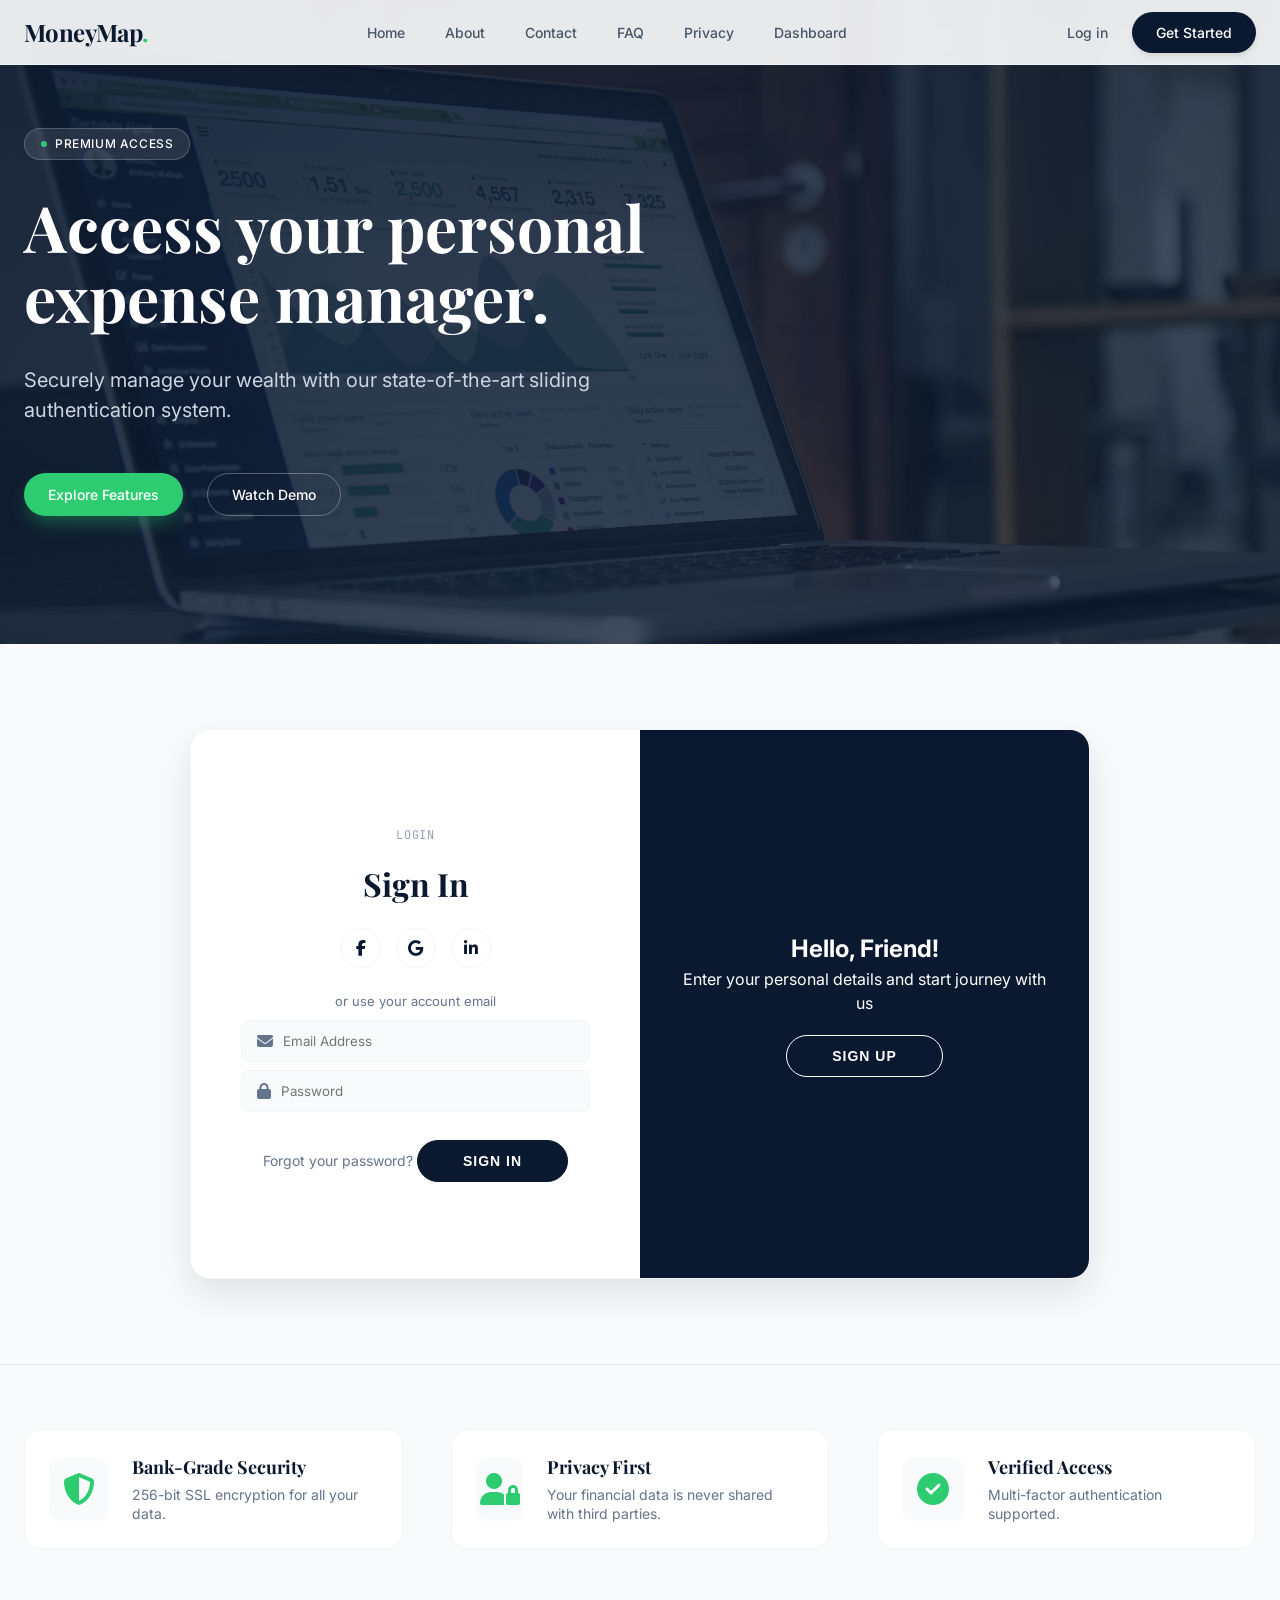
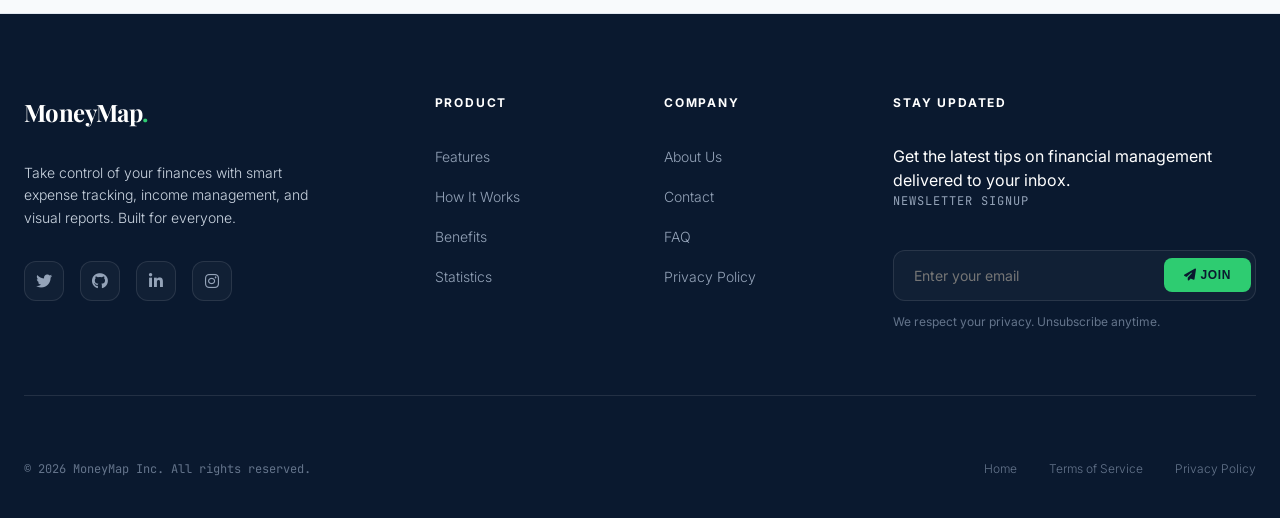
<file: app/add-expense.html>
﻿<!DOCTYPE html>
<html lang="en">

<head>
    
    <meta name="viewport" content="width=device-width, initial-scale=1.0">
    
    <meta name="description" content="MoneyMap helps you track income, expenses, categories, and monthly summaries with a responsive personal finance dashboard.">
    <title>Add Expense | MoneyMap - Your Financial Concierge</title>
    <!-- Fonts -->
    <link rel="preconnect" href="https://fonts.googleapis.com">
    <link rel="preconnect" href="https://fonts.gstatic.com" crossorigin>
    <link
        href="https://fonts.googleapis.com/css2?family=Inter:wght@300;400;500;600;700&family=Playfair+Display:ital,wght@0,400;0,600;0,700;1,400&family=JetBrains+Mono:wght@400;500&display=swap"
        rel="stylesheet">
    <!-- Icons -->
    <link rel="stylesheet" href="https://cdnjs.cloudflare.com/ajax/libs/font-awesome/6.4.0/css/all.min.css">
    <!-- CSS -->
    <link rel="stylesheet" href="../css/style.css">
</head>

<body class="dashboard-body bg-slate-wash">

    <!-- ============================================ -->
    <!-- LEFT SIDEBAR                                 -->
    <!-- ============================================ -->
    <aside class="dashboard-sidebar">
        <div class="sidebar-header">
            <a href="../index.html" class="logo">
                <i class="fa-solid fa-map-location-dot"></i>
                <span class="logo-text">MoneyMap<span>.</span></span>
            </a>
        </div>

        <nav class="sidebar-nav">
            <a href="dashboard.html" class="sidebar-link" title="Home">
                <i class="fa-solid fa-house"></i>
                <span class="nav-label">Home</span>
            </a>
            <a href="income-list.html" class="sidebar-link" title="Income">
                <i class="fa-solid fa-coins"></i>
                <span class="nav-label">Income</span>
            </a>
            <a href="expense-list.html" class="sidebar-link" title="Expenses">
                <i class="fa-solid fa-receipt"></i>
                <span class="nav-label">Expenses</span>
            </a>
            <a href="categories.html" class="sidebar-link" title="Categories">
                <i class="fa-solid fa-tags"></i>
                <span class="nav-label">Categories</span>
            </a>
            <a href="monthly-summary.html" class="sidebar-link" title="Summary">
                <i class="fa-solid fa-chart-pie"></i>
                <span class="nav-label">Summary</span>
            </a>
            <a href="report.html" class="sidebar-link" title="Reports">
                <i class="fa-solid fa-file-invoice-dollar"></i>
                <span class="nav-label">Reports</span>
            </a>
            <a href="settings.html" class="sidebar-link" title="Settings">
                <i class="fa-solid fa-gear"></i>
                <span class="nav-label">Settings</span>
            </a>
        </nav>

        <div class="sidebar-footer">
            <a href="../login.html" class="sidebar-link logout-link" title="Logout">
                <i class="fa-solid fa-right-from-bracket"></i>
                <span class="nav-label">Logout</span>
            </a>
        </div>
    </aside>

    <!-- ============================================ -->
    <!-- MAIN CONTENT AREA                            -->
    <!-- ============================================ -->
    <main class="dashboard-main">

        <!-- Top Tab Bar & User Profile -->
        <header class="dashboard__topbar">
            <div class="header-left">
                <button id="sidebarToggle" class="sidebar-toggle" title="Toggle Sidebar">
                    <i class="fa-solid fa-bars-staggered"></i>
                </button>
                <div class="tabs-container">
                    <a href="add-expense.html" class="tab-link active">Add Expense</a>
                    <a href="add-income.html" class="tab-link">Add Income</a>
                    <a href="expense-list.html" class="tab-link">All Expenses</a>
                    <a href="income-list.html" class="tab-link">All Income</a>
                    <a href="dashboard.html" class="tab-link">Summary</a>
                </div>
            </div>

            <div class="header-right">
                <div class="user-profile-compact">
                    <div class="user-info">
                        <span class="user-name">Sarah Jenkins</span>
                        <span class="user-role">Member</span>
                    </div>
                    <div class="user-avatar-wrap">
                        <img src="../assets/user-sarah.webp" alt="Sarah Jenkins" class="sidebar-avatar">
                        <div class="status-indicator"></div>
                    </div>
                </div>
            </div>
        </header>

        <div class="dashboard-content">
            <h1 class="sr-only">Add Expense</h1>

            <!-- KPI Cards Row -->
            <div class="kpi-grid reveal">
                <div class="paper-card kpi-card">
                    <div class="kpi-icon icon-income"><i class="fa-solid fa-wallet"></i></div>
                    <div class="kpi-info">
                        <span class="kpi-label">Total Income</span>
                        <h3 class="kpi-value">$12,450.00</h3>
                    </div>
                </div>
                <div class="paper-card kpi-card">
                    <div class="kpi-icon icon-expense"><i class="fa-solid fa-credit-card"></i></div>
                    <div class="kpi-info">
                        <span class="kpi-label">Total Expenses</span>
                        <h3 class="kpi-value">$4,230.50</h3>
                    </div>
                </div>
                <div class="paper-card kpi-card">
                    <div class="kpi-icon icon-balance"><i class="fa-solid fa-scale-balanced"></i></div>
                    <div class="kpi-info">
                        <span class="kpi-label">Net Balance</span>
                        <h3 class="kpi-value">$8,219.50</h3>
                    </div>
                </div>
                <div class="paper-card kpi-card">
                    <div class="kpi-icon icon-transactions"><i class="fa-solid fa-clock-rotate-left"></i></div>
                    <div class="kpi-info">
                        <span class="kpi-label">Month's Transactions</span>
                        <h3 class="kpi-value">148</h3>
                    </div>
                </div>
            </div>

            <!-- Add Expense Form Row -->
            <div class="dashboard-row visual-row reveal-delayed">
                <div class="paper-card form-card span-8">
                    <div class="card-header">
                        <h4>Add Expenses</h4>
                        <span class="card-subtitle">Specify exactly as per your details</span>
                    </div>
                    <form class="expense-form" id="add-expense-form">
                        <fieldset class="form__fieldset--reset">
                            <legend
                                class="form__helper-label">
                                Transaction Details</legend>
                            <!-- Decorative Icon Group -->
                            <div class="form__header-row">
                                <div
                                    class="add-expense__icon-badge">
                                    <i class="fa-solid fa-receipt"></i>
                                </div>
                                <div class="meta__stack">
                                    <span class="meta__title">New
                                        Expense</span>
                                    <span class="meta__caption">Log your spending
                                        details</span>
                                </div>
                            </div>
                            <div class="form-grid">
                                <div class="form-group">
                                    <label for="amount">Amount</label>
                                    <div class="input-with-icon">
                                        <span class="input-icon">$</span>
                                        <input type="number" id="amount" step="0.01" min="0" placeholder="0.00"
                                            required>
                                    </div>
                                </div>
                                <div class="form-group">
                                    <label for="category">Category</label>
                                    <select id="category" required>
                                        <option value="" disabled selected>Select category</option>
                                        <!-- Categories loaded dynamically from script.js -->
                                    </select>
                                </div>
                                <div class="form-group span-full">
                                    <label for="description">Description (Max 100 chars)</label>
                                    <input type="text" id="description" maxlength="100"
                                        placeholder="E.g. Grocery shopping at Walmart">
                                </div>
                                <div class="form-group">
                                    <label for="date">Date</label>
                                    <input type="date" id="date" required>
                                </div>
                            </div>
                            <button type="submit" class="btn-primary add-expense__button-submit">Add
                                Expenses <i class="fa-solid fa-arrow-right icon--trailing"></i></button>
                        </fieldset>
                    </form>
                </div>

                <div class="support-cards-stack span-4">
                    <div class="paper-card tip-card">
                        <div class="feature-card-image feature-image-frame">
                            <img src="../assets/feature-expense.jpg" alt="Expense feature"
                                class="feature-image">
                        </div>
                        <div class="card-header feature-card-body">
                            <h4><i class="fa-solid fa-lightbulb" aria-hidden="true"></i> Category Tips</h4>
                        </div>
                        <ul class="support-list support-list">
                            <li><strong class="text--emphasis">Food</strong>: Groceries, restaurants, and daily
                                snacks.</li>
                            <li><strong class="text--emphasis">Bills</strong>: Rent, electricity, and
                                subscriptions.</li>
                            <li><strong class="text--emphasis">Shopping</strong>: Clothing, electronics, and home
                                items.</li>
                        </ul>
                    </div>
                </div>
            </div>

        </div>

        <!-- Dashboard Footer -->
        <footer class="dashboard-footer">
            <div class="container row-between">
                <p>&copy; 2026 MoneyMap<span>.</span> All rights reserved.</p>
                <div class="footer-links">
                    <a href="../contact.html">Support</a>
                    <a href="../privacy.html">Privacy</a>
                    <a href="../faq.html">FAQ</a>
                </div>
            </div>
        </footer>
    </main>

    <!-- Scripts -->
    <script src="../js/script.js"></script>
</body>

</html>
</file>
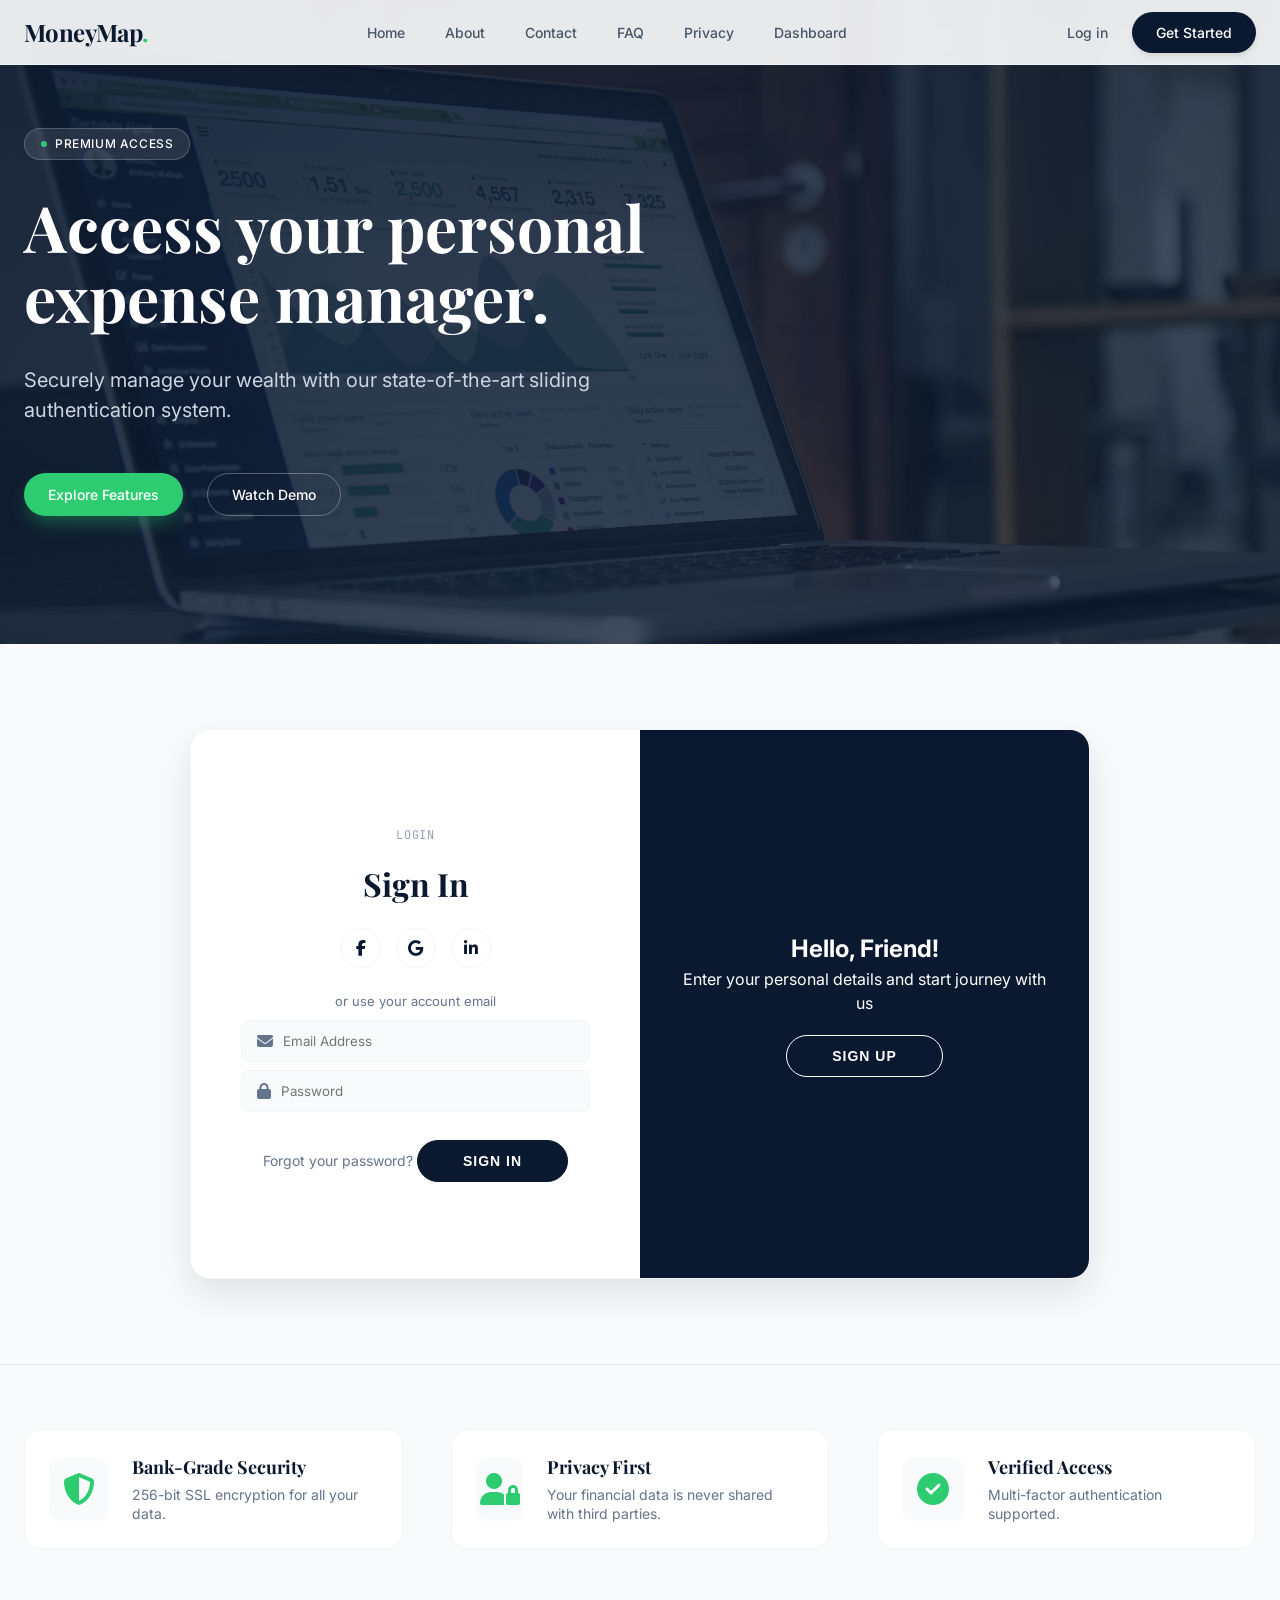
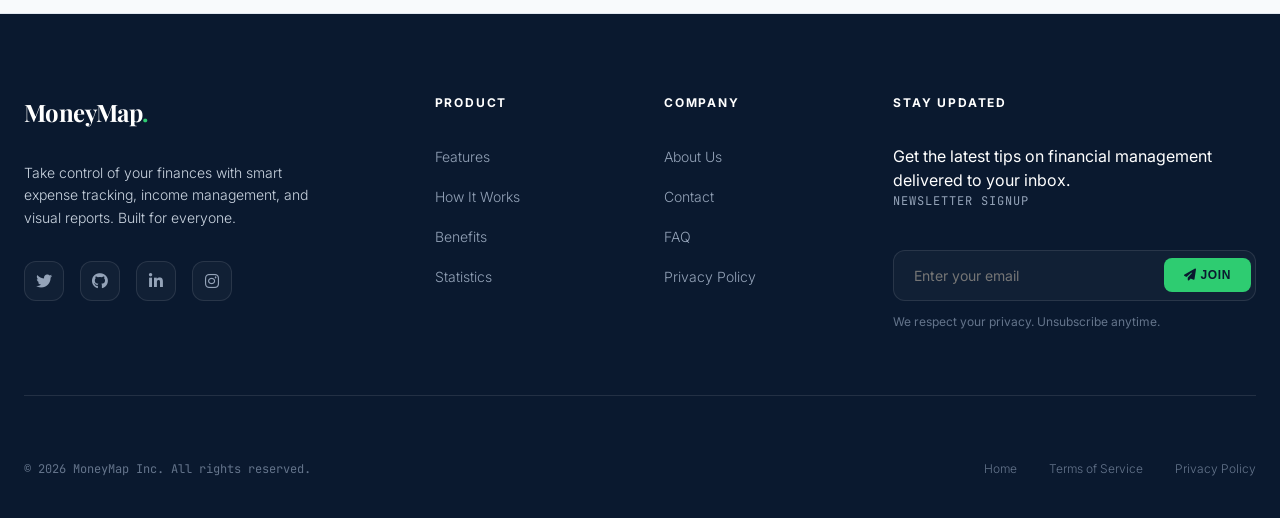
<file: app/add-income.html>
﻿<!DOCTYPE html>
<html lang="en">

<head>
    
    <meta name="viewport" content="width=device-width, initial-scale=1.0">
    
    <meta name="description" content="MoneyMap helps you track income, expenses, categories, and monthly summaries with a responsive personal finance dashboard.">
    <title>Add Income | MoneyMap - Your Financial Concierge</title>
    <!-- Fonts -->
    <link rel="preconnect" href="https://fonts.googleapis.com">
    <link rel="preconnect" href="https://fonts.gstatic.com" crossorigin>
    <link
        href="https://fonts.googleapis.com/css2?family=Inter:wght@300;400;500;600;700&family=Playfair+Display:ital,wght@0,400;0,600;0,700;1,400&family=JetBrains+Mono:wght@400;500&display=swap"
        rel="stylesheet">
    <!-- Icons -->
    <link rel="stylesheet" href="https://cdnjs.cloudflare.com/ajax/libs/font-awesome/6.4.0/css/all.min.css">
    <!-- CSS -->
    <link rel="stylesheet" href="../css/style.css">
</head>

<body class="dashboard-body bg-slate-wash">

    <!-- ============================================ -->
    <!-- LEFT SIDEBAR                                 -->
    <!-- ============================================ -->
    <aside class="dashboard-sidebar">
        <div class="sidebar-header">
            <a href="../index.html" class="logo">
                <i class="fa-solid fa-map-location-dot"></i>
                <span class="logo-text">MoneyMap<span>.</span></span>
            </a>
        </div>

        <nav class="sidebar-nav">
            <a href="dashboard.html" class="sidebar-link" title="Home">
                <i class="fa-solid fa-house"></i>
                <span class="nav-label">Home</span>
            </a>
            <a href="income-list.html" class="sidebar-link" title="Income">
                <i class="fa-solid fa-coins"></i>
                <span class="nav-label">Income</span>
            </a>
            <a href="expense-list.html" class="sidebar-link" title="Expenses">
                <i class="fa-solid fa-receipt"></i>
                <span class="nav-label">Expenses</span>
            </a>
            <a href="categories.html" class="sidebar-link" title="Categories">
                <i class="fa-solid fa-tags"></i>
                <span class="nav-label">Categories</span>
            </a>
            <a href="monthly-summary.html" class="sidebar-link" title="Summary">
                <i class="fa-solid fa-chart-pie"></i>
                <span class="nav-label">Summary</span>
            </a>
            <a href="report.html" class="sidebar-link" title="Reports">
                <i class="fa-solid fa-file-invoice-dollar"></i>
                <span class="nav-label">Reports</span>
            </a>
            <a href="settings.html" class="sidebar-link" title="Settings">
                <i class="fa-solid fa-gear"></i>
                <span class="nav-label">Settings</span>
            </a>
        </nav>

        <div class="sidebar-footer">
            <a href="../login.html" class="sidebar-link logout-link" title="Logout">
                <i class="fa-solid fa-right-from-bracket"></i>
                <span class="nav-label">Logout</span>
            </a>
        </div>
    </aside>

    <!-- ============================================ -->
    <!-- MAIN CONTENT AREA                            -->
    <!-- ============================================ -->
    <main class="dashboard-main">

        <!-- Top Tab Bar & User Profile -->
        <header class="dashboard__topbar">
            <div class="header-left">
                <button id="sidebarToggle" class="sidebar-toggle" title="Toggle Sidebar">
                    <i class="fa-solid fa-bars-staggered"></i>
                </button>
                <div class="tabs-container">
                    <a href="add-expense.html" class="tab-link">Add Expense</a>
                    <a href="add-income.html" class="tab-link active">Add Income</a>
                    <a href="expense-list.html" class="tab-link">All Expenses</a>
                    <a href="income-list.html" class="tab-link">All Income</a>
                    <a href="dashboard.html" class="tab-link">Summary</a>
                </div>
            </div>

            <div class="header-right">
                <div class="user-profile-compact">
                    <div class="user-info">
                        <span class="user-name">Sarah Jenkins</span>
                        <span class="user-role">Member</span>
                    </div>
                    <div class="user-avatar-wrap">
                        <img src="../assets/user-sarah.webp" alt="Sarah Jenkins" class="sidebar-avatar">
                        <div class="status-indicator"></div>
                    </div>
                </div>
            </div>
        </header>

        <div class="dashboard-content">
            <h1 class="sr-only">Add Income</h1>

            <!-- KPI Cards Row -->
            <div class="kpi-grid reveal">
                <div class="paper-card kpi-card">
                    <div class="kpi-icon icon-income"><i class="fa-solid fa-wallet"></i></div>
                    <div class="kpi-info">
                        <span class="kpi-label">Total Income</span>
                        <h3 class="kpi-value">$12,450.00</h3>
                    </div>
                </div>
                <div class="paper-card kpi-card">
                    <div class="kpi-icon icon-expense"><i class="fa-solid fa-credit-card"></i></div>
                    <div class="kpi-info">
                        <span class="kpi-label">Total Expenses</span>
                        <h3 class="kpi-value">$4,230.50</h3>
                    </div>
                </div>
                <div class="paper-card kpi-card">
                    <div class="kpi-icon icon-balance"><i class="fa-solid fa-scale-balanced"></i></div>
                    <div class="kpi-info">
                        <span class="kpi-label">Net Balance</span>
                        <h3 class="kpi-value">$8,219.50</h3>
                    </div>
                </div>
                <div class="paper-card kpi-card">
                    <div class="kpi-icon icon-transactions"><i class="fa-solid fa-clock-rotate-left"></i></div>
                    <div class="kpi-info">
                        <span class="kpi-label">Month's Transactions</span>
                        <h3 class="kpi-value">148</h3>
                    </div>
                </div>
            </div>

            <!-- Add Income Form Row -->
            <div class="dashboard-row visual-row reveal-delayed">
                <div class="paper-card form-card span-8">
                    <div class="card-header">
                        <h4>Add Income</h4>
                        <span class="card-subtitle">Specify exactly as per your details</span>
                    </div>
                    <form class="expense-form" id="add-income-form">
                        <fieldset class="form__fieldset--reset">
                            <legend
                                class="form__helper-label">
                                Source Details</legend>
                            <!-- Decorative Icon Group -->
                            <div class="form__header-row">
                                <div
                                    class="add-income__icon-badge">
                                    <i class="fa-solid fa-plus-circle"></i>
                                </div>
                                <div class="meta__stack">
                                    <span class="meta__title">New
                                        Entry</span>
                                    <span class="meta__caption">Adding to your financial
                                        records</span>
                                </div>
                            </div>
                            <div class="form-grid">
                                <div class="form-group">
                                    <label for="amount">Amount</label>
                                    <div class="input-with-icon">
                                        <span class="input-icon">$</span>
                                        <input type="number" id="amount" step="0.01" min="0" placeholder="0.00"
                                            required>
                                    </div>
                                </div>
                                <div class="form-group">
                                    <label for="category">Source Category</label>
                                    <select id="category" required>
                                        <option value="" disabled selected>Select source</option>
                                        <!-- Categories loaded dynamically from script.js -->
                                    </select>
                                </div>
                                <div class="form-group span-full">
                                    <label for="description">Description (Max 100 chars)</label>
                                    <input type="text" id="description" maxlength="100"
                                        placeholder="E.g. Monthly salary payout">
                                </div>
                                <div class="form-group">
                                    <label for="date">Date</label>
                                    <input type="date" id="date" required>
                                </div>
                            </div>
                            <button type="submit" class="btn-primary add-income__button-submit">Add Income
                                <i class="fa-solid fa-arrow-right icon--trailing"></i></button>
                        </fieldset>
                    </form>
                </div>

                <div class="support-cards-stack span-4">
                    <div class="paper-card tip-card">
                        <div class="feature-card-image feature-image-frame">
                            <img src="../assets/feature-income.jpg" alt="Income feature"
                                class="feature-image">
                        </div>
                        <div class="card-header feature-card-body">
                            <h4><i class="fa-solid fa-money-bill-wave" aria-hidden="true"></i> Income Tips</h4>
                        </div>
                        <ul class="support-list support-list">
                            <li><strong class="text--emphasis">Salary</strong>: Your primary monthly income from
                                employment.</li>
                            <li><strong class="text--emphasis">Freelance</strong>: Side projects, consulting, and
                                gig work.</li>
                            <li><strong class="text--emphasis">Investment</strong>: Dividends, interest, and
                                capital gains.</li>
                        </ul>
                    </div>
                </div>
            </div>

        </div>

        <!-- Dashboard Footer -->
        <footer class="dashboard-footer">
            <div class="container row-between">
                <p>&copy; 2026 MoneyMap<span>.</span> All rights reserved.</p>
                <div class="footer-links">
                    <a href="../contact.html">Support</a>
                    <a href="../privacy.html">Privacy</a>
                    <a href="../faq.html">FAQ</a>
                </div>
            </div>
        </footer>
    </main>

    <!-- Scripts -->
    <script src="../js/script.js"></script>
</body>

</html>
</file>
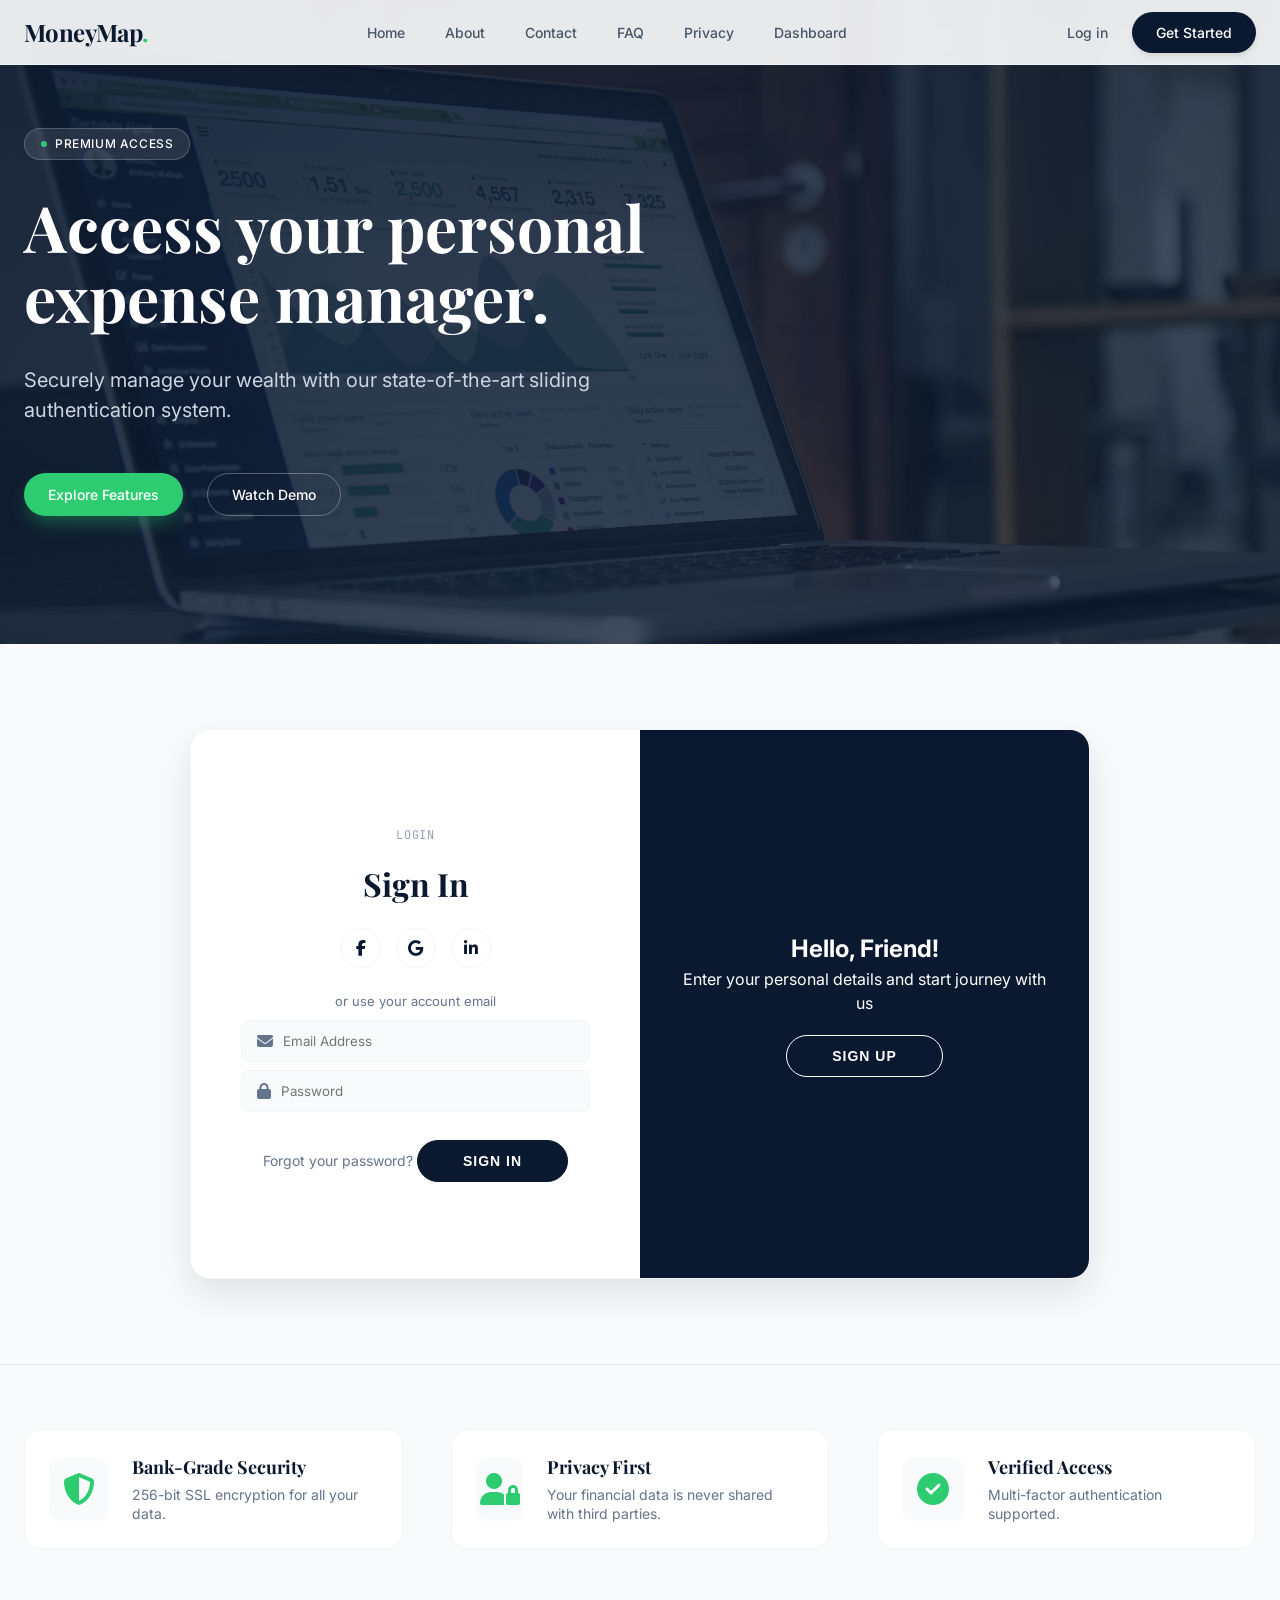
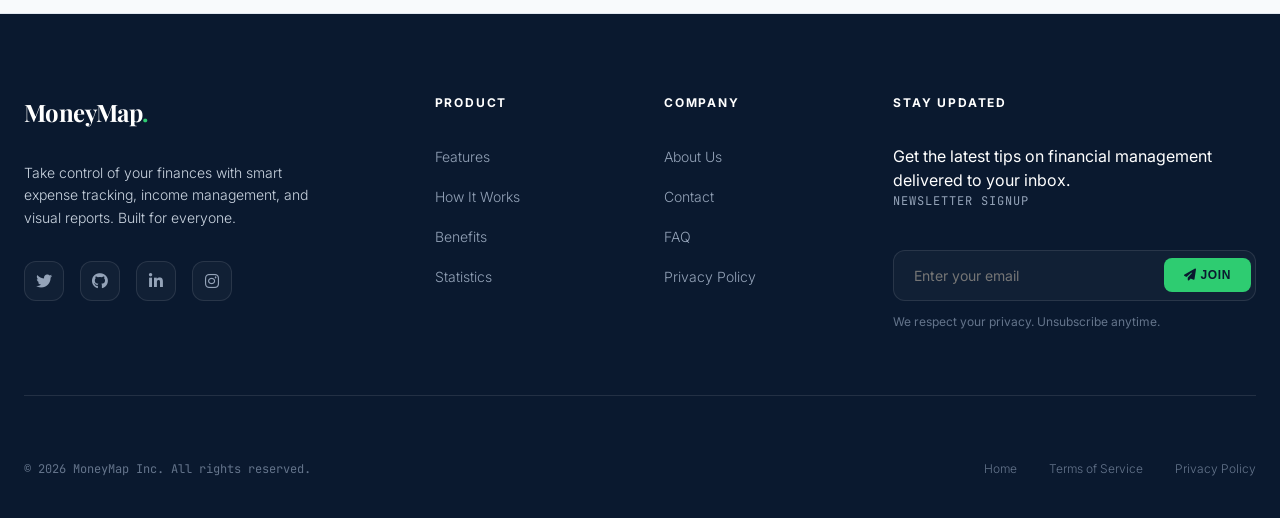
<file: app/categories.html>
﻿<!DOCTYPE html>
<html lang="en">

<head>
    
    <meta name="viewport" content="width=device-width, initial-scale=1.0">
    
    <meta name="description" content="MoneyMap helps you track income, expenses, categories, and monthly summaries with a responsive personal finance dashboard.">
    <title>Manage Categories | MoneyMap - Your Financial Concierge</title>
    <!-- Fonts -->
    <link rel="preconnect" href="https://fonts.googleapis.com">
    <link rel="preconnect" href="https://fonts.gstatic.com" crossorigin>
    <link
        href="https://fonts.googleapis.com/css2?family=Inter:wght@300;400;500;600;700;800&family=Playfair+Display:ital,wght@0,400;0,600;0,700;1,400&family=JetBrains+Mono:wght@400;500&display=swap"
        rel="stylesheet">
    <!-- Icons -->
    <link rel="stylesheet" href="https://cdnjs.cloudflare.com/ajax/libs/font-awesome/6.4.0/css/all.min.css">
    <!-- CSS -->
    <link rel="stylesheet" href="../css/style.css">
</head>

<body class="dashboard-body bg-slate-wash">

    <!-- LEFT SIDEBAR -->
    <aside class="dashboard-sidebar">
        <div class="sidebar-header">
            <a href="../index.html" class="logo">
                <i class="fa-solid fa-map-location-dot"></i>
                <span class="logo-text">MoneyMap<span>.</span></span>
            </a>
        </div>

        <nav class="sidebar-nav">
            <a href="dashboard.html" class="sidebar-link" title="Home">
                <i class="fa-solid fa-house"></i>
                <span class="nav-label">Home</span>
            </a>
            <a href="income-list.html" class="sidebar-link" title="Income">
                <i class="fa-solid fa-coins"></i>
                <span class="nav-label">Income</span>
            </a>
            <a href="expense-list.html" class="sidebar-link" title="Expenses">
                <i class="fa-solid fa-receipt"></i>
                <span class="nav-label">Expenses</span>
            </a>
            <a href="categories.html" class="sidebar-link active" title="Categories">
                <i class="fa-solid fa-tags"></i>
                <span class="nav-label">Categories</span>
            </a>
            <a href="monthly-summary.html" class="sidebar-link" title="Summary">
                <i class="fa-solid fa-chart-pie"></i>
                <span class="nav-label">Summary</span>
            </a>
            <a href="report.html" class="sidebar-link" title="Reports">
                <i class="fa-solid fa-file-invoice-dollar"></i>
                <span class="nav-label">Reports</span>
            </a>
            <a href="settings.html" class="sidebar-link" title="Settings">
                <i class="fa-solid fa-gear"></i>
                <span class="nav-label">Settings</span>
            </a>
        </nav>

        <div class="sidebar-footer">
            <a href="../login.html" class="sidebar-link logout-link" title="Logout">
                <i class="fa-solid fa-right-from-bracket"></i>
                <span class="nav-label">Logout</span>
            </a>
        </div>
    </aside>

    <!-- MAIN CONTENT AREA -->
    <main class="dashboard-main">

        <!-- Top Tab Bar & User Profile -->
        <header class="dashboard__topbar">
            <div class="header-left">
                <button id="sidebarToggle" class="sidebar-toggle" title="Toggle Sidebar">
                    <i class="fa-solid fa-bars-staggered"></i>
                </button>
                <div class="tabs-container">
                    <a href="add-expense.html" class="tab-link">Add Expense</a>
                    <a href="add-income.html" class="tab-link">Add Income</a>
                    <a href="dashboard.html" class="tab-link">Summary</a>
                    <a href="categories.html" class="tab-link active">Categories</a>
                    <a href="settings.html" class="tab-link">Settings</a>
                </div>
            </div>

            <div class="header-right">
                <div class="user-profile-compact">
                    <div class="user-info">
                        <span class="user-name">Sarah Jenkins</span>
                        <span class="user-role">Member</span>
                    </div>
                </div>
            </div>
        </header>

        <div class="dashboard-content">
            <h1 class="sr-only">Categories</h1>

            <!-- Page Header -->
            <div class="section-header reveal section__block-spacing">
                <h2 class="form-card__title">Manage Categories
                </h2>
                <p class="form-card__subtitle">Organize your finances with custom income and expense labels.</p>
            </div>

            <div class="dashboard-row reveal-delayed">
                <!-- Add Category Form -->
                <div class="paper-card form-card span-4">
                    <div class="card-header">
                        <h4>New Category</h4>
                        <span class="card-subtitle">Create a custom label</span>
                    </div>
                    <form id="add-category-form"
                        class="categories__form-layout">
                        <fieldset class="form-fieldset">
                            <legend class="form-legend">Add Category</legend>
                        <div class="form-group">
                            <label
                                class="form__label-inline">Category
                                Name</label>
                            <input type="text" id="cat-name" placeholder="e.g. Subscriptions" required
                                pattern="[A-Za-z][A-Za-z\s&-]{1,28}[A-Za-z]"
                                title="3-30 letters. Spaces, ampersand, and hyphen are allowed."
                                class="form__input-control">
                        </div>
                        <div class="form-group">
                            <label
                                class="form__label-inline">Type</label>
                            <div class="categories__type-options">
                                <label
                                    class="categories__type-option">
                                    <input type="radio" name="cat-type" value="expense" checked> Expense
                                </label>
                                <label
                                    class="categories__type-option">
                                    <input type="radio" name="cat-type" value="income"> Income
                                </label>
                            </div>
                        </div>
                        <div class="form-group">
                            <label
                                class="form__label-inline">Pick
                                a Color</label>
                            <div class="categories__color-row">
                                <input type="color" id="cat-color" value="#3b82f6"
                                    class="categories__color-input">
                                <span class="meta__caption">Select a brand color for this
                                    category</span>
                            </div>
                        </div>
                        <button type="submit" class="btn-primary categories__button-submit">
                            Create Category <i class="fa-solid fa-plus-circle icon--trailing"></i>
                        </button>
                        </fieldset>
                    </form>
                </div>

                <!-- Categories List -->
                <div class="paper-card categories-panel span-8">
                    <div class="card-header row--between-center">
                        <div>
                            <h4>Your Categories</h4>
                            <span class="card-subtitle">Active labels used in transactions</span>
                        </div>
                        <div class="filter-pills categories__filter-pills">
                            <button class="pill active" data-filter="all">All</button>
                            <button class="pill" data-filter="income">Income</button>
                            <button class="pill" data-filter="expense">Expense</button>
                        </div>
                    </div>

                    <div id="categories-grid"
                        class="categories__grid">
                        <!-- Categories will be injected here -->
                    </div>
                </div>
            </div>

        </div>

        <!-- Dashboard Footer -->
        <footer class="dashboard-footer">
            <div class="container row-between">
                <p>&copy; 2026 MoneyMap<span>.</span> All rights reserved.</p>
                <div class="footer-links">
                    <a href="../contact.html">Support</a>
                    <a href="../privacy.html">Privacy</a>
                    <a href="../faq.html">FAQ</a>
                </div>
            </div>
        </footer>
    </main>

    <!-- Success Toast -->
    <div class="toast"
        id="successToast">
        <i class="fa-solid fa-circle-check"></i>
        <span id="toast-message" class="toast__text">Category saved!</span>
    </div>

    <!-- Scripts -->
    <script src="../js/script.js"></script>
</body>

</html>
</file>
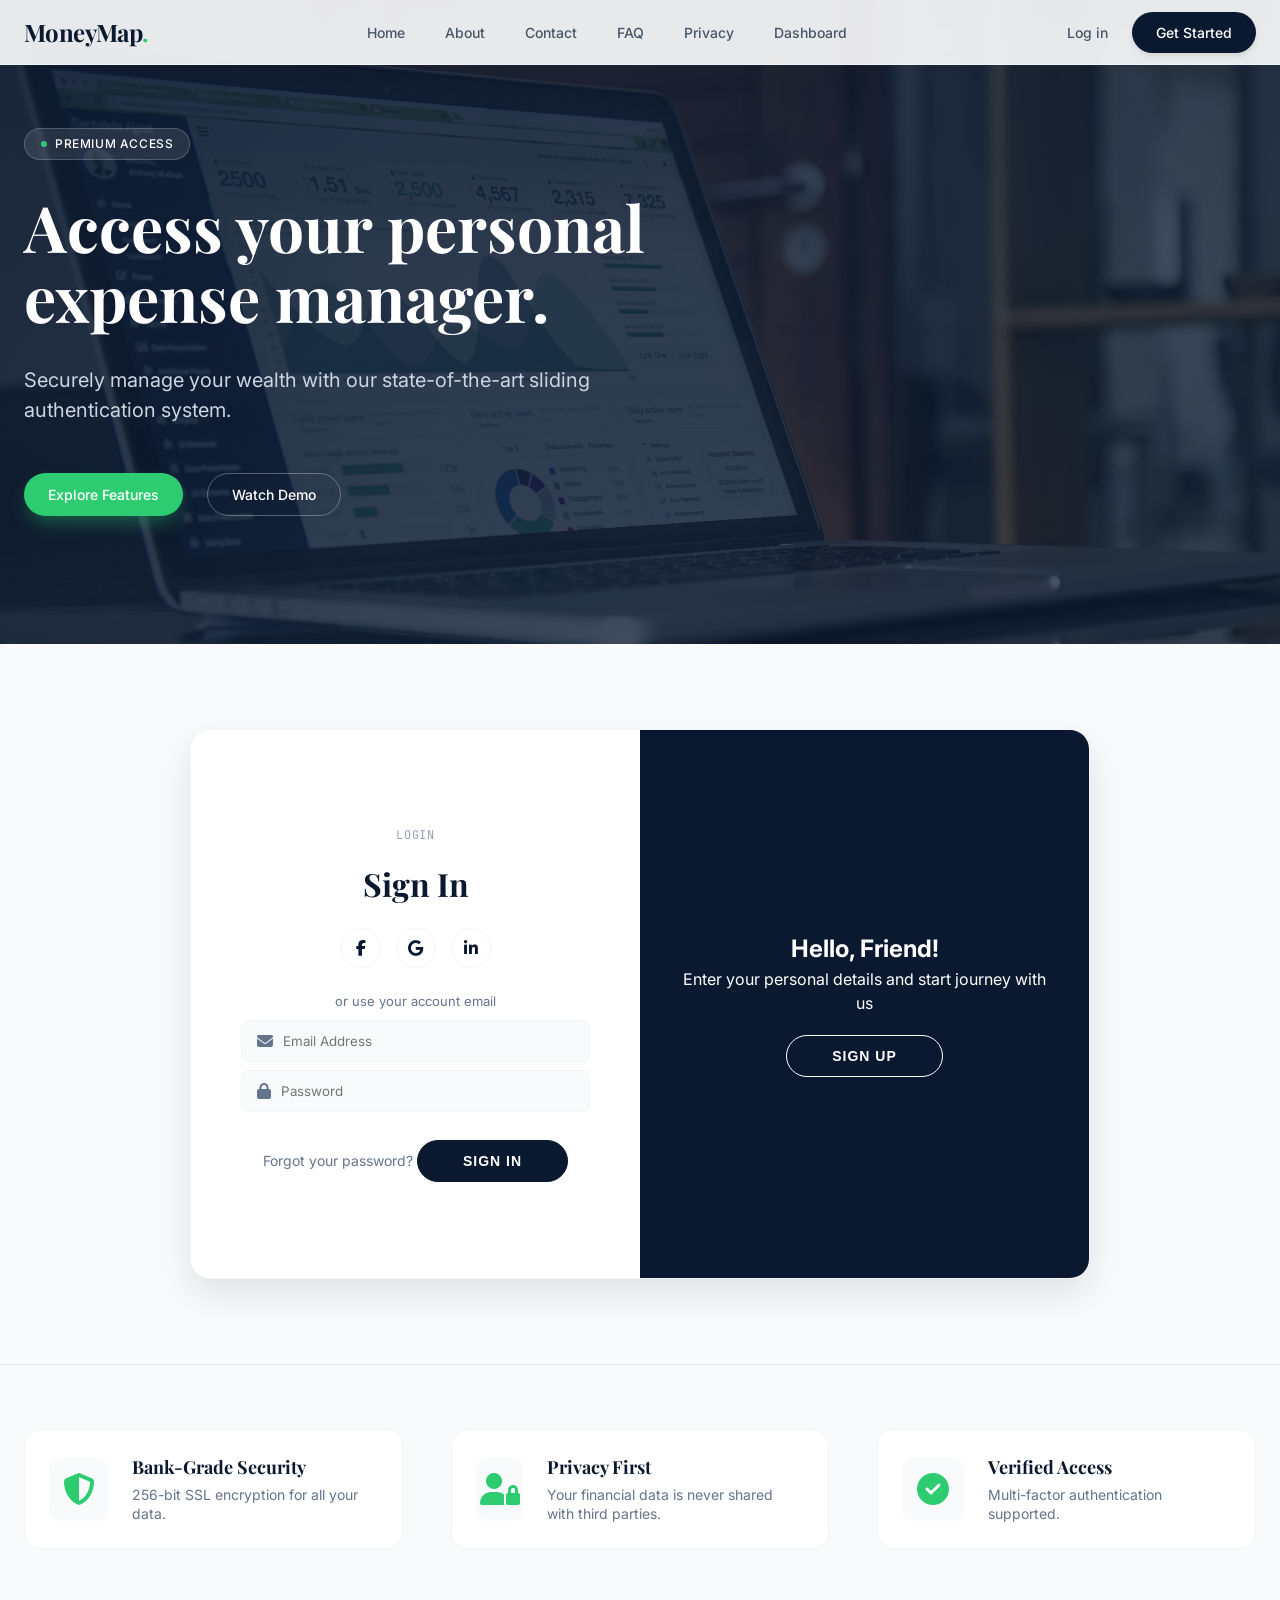
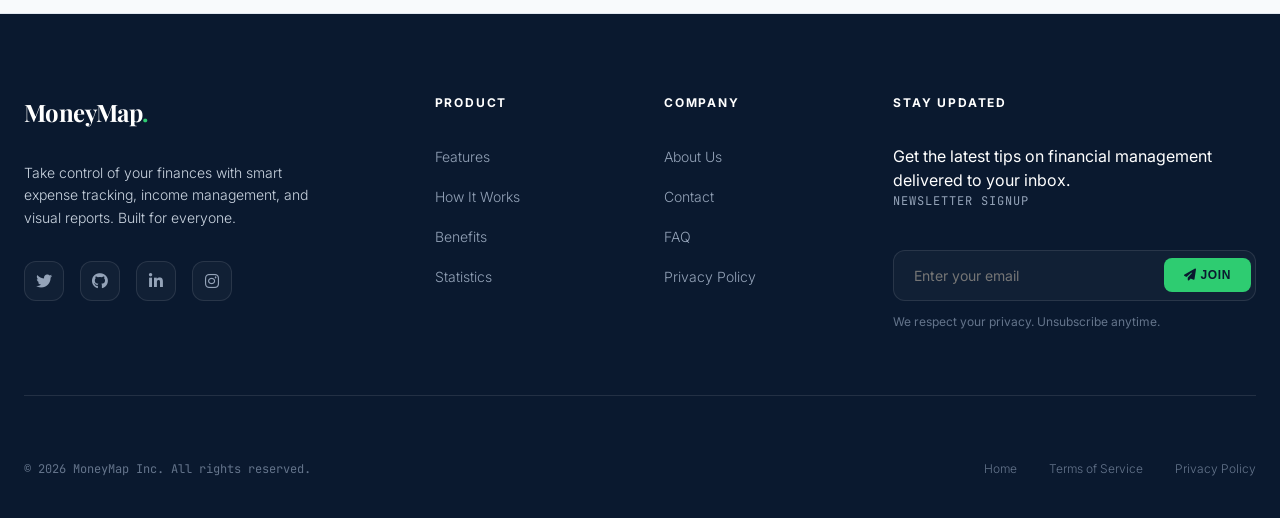
<file: app/dashboard.html>
﻿<!DOCTYPE html>
<html lang="en">

<head>
    
    <meta name="viewport" content="width=device-width, initial-scale=1.0">
    
    <meta name="description" content="MoneyMap helps you track income, expenses, categories, and monthly summaries with a responsive personal finance dashboard.">
    <title>Dashboard | MoneyMap - Your Financial Concierge</title>
    <!-- Fonts -->
    <link rel="preconnect" href="https://fonts.googleapis.com">
    <link rel="preconnect" href="https://fonts.gstatic.com" crossorigin>
    <link
        href="https://fonts.googleapis.com/css2?family=Inter:wght@300;400;500;600;700&family=Playfair+Display:ital,wght@0,400;0,600;0,700;1,400&family=JetBrains+Mono:wght@400;500&display=swap"
        rel="stylesheet">
    <!-- Icons -->
    <link rel="stylesheet" href="https://cdnjs.cloudflare.com/ajax/libs/font-awesome/6.4.0/css/all.min.css">
    <!-- CSS -->
    <link rel="stylesheet" href="../css/style.css">
</head>

<body class="dashboard-body bg-slate-wash">

    <!-- ============================================ -->
    <!-- LEFT SIDEBAR                                 -->
    <!-- ============================================ -->
    <aside class="dashboard-sidebar">
        <div class="sidebar-header">
            <a href="../index.html" class="logo">
                <i class="fa-solid fa-map-location-dot"></i>
                <span class="logo-text">MoneyMap<span>.</span></span>
            </a>
        </div>

        <nav class="sidebar-nav">
            <a href="dashboard.html" class="sidebar-link active" title="Home">
                <i class="fa-solid fa-house"></i>
                <span class="nav-label">Home</span>
            </a>
            <a href="income-list.html" class="sidebar-link" title="Income">
                <i class="fa-solid fa-coins"></i>
                <span class="nav-label">Income</span>
            </a>
            <a href="expense-list.html" class="sidebar-link" title="Expenses">
                <i class="fa-solid fa-receipt"></i>
                <span class="nav-label">Expenses</span>
            </a>
            <a href="categories.html" class="sidebar-link" title="Categories">
                <i class="fa-solid fa-tags"></i>
                <span class="nav-label">Categories</span>
            </a>
            <a href="monthly-summary.html" class="sidebar-link" title="Summary">
                <i class="fa-solid fa-chart-pie"></i>
                <span class="nav-label">Summary</span>
            </a>
            <a href="report.html" class="sidebar-link" title="Reports">
                <i class="fa-solid fa-file-invoice-dollar"></i>
                <span class="nav-label">Reports</span>
            </a>
            <a href="settings.html" class="sidebar-link" title="Settings">
                <i class="fa-solid fa-gear"></i>
                <span class="nav-label">Settings</span>
            </a>
        </nav>

        <div class="sidebar-footer">
            <a href="../login.html" class="sidebar-link logout-link" title="Logout">
                <i class="fa-solid fa-right-from-bracket"></i>
                <span class="nav-label">Logout</span>
            </a>
        </div>
    </aside>

    <!-- ============================================ -->
    <!-- MAIN CONTENT AREA                            -->
    <!-- ============================================ -->
    <main class="dashboard-main">

        <!-- Top Tab Bar & User Profile -->
        <header class="dashboard__topbar">
            <div class="header-left">
                <button id="sidebarToggle" class="sidebar-toggle" title="Toggle Sidebar">
                    <i class="fa-solid fa-bars-staggered"></i>
                </button>
                <div class="tabs-container">
                    <a href="add-expense.html" class="tab-link">Add Expense</a>
                    <a href="add-income.html" class="tab-link">Add Income</a>
                    <a href="expense-list.html" class="tab-link">All Expenses</a>
                    <a href="income-list.html" class="tab-link">All Income</a>
                    <a href="dashboard.html" class="tab-link active">Summary</a>
                </div>
            </div>

            <div class="header-right">
                <div class="user-profile-compact">
                    <div class="user-info">
                        <span class="user-name">Sarah Jenkins</span>
                        <span class="user-role">Member</span>
                    </div>
                    <div class="user-avatar-wrap">
                        <img src="../assets/user-sarah.webp" alt="Sarah Jenkins" class="sidebar-avatar">
                        <div class="status-indicator"></div>
                    </div>
                    <div class="user-actions">
                        <button class="icon-btn" title="Notifications">
                            <i class="fa-solid fa-bell"></i>
                            <span class="notification-badge"></span>
                        </button>
                    </div>
                </div>
            </div>
        </header>

        <div class="dashboard-content">
            <h1 class="sr-only">Dashboard Summary</h1>

            <!-- KPI Cards Row -->
            <div class="kpi-grid reveal">
                <div class="paper-card kpi-card">
                    <div class="kpi-icon icon-income"><i class="fa-solid fa-wallet"></i></div>
                    <div class="kpi-info">
                        <span class="kpi-label">Total Income</span>
                        <h3 class="kpi-value">$12,450.00</h3>
                        <span class="kpi-trend trend-up"><i class="fa-solid fa-arrow-up"></i> 12%</span>
                    </div>
                </div>
                <div class="paper-card kpi-card">
                    <div class="kpi-icon icon-expense"><i class="fa-solid fa-credit-card"></i></div>
                    <div class="kpi-info">
                        <span class="kpi-label">Total Expenses</span>
                        <h3 class="kpi-value">$4,230.50</h3>
                        <span class="kpi-trend trend-down"><i class="fa-solid fa-arrow-down"></i> 5%</span>
                    </div>
                </div>
                <div class="paper-card kpi-card">
                    <div class="kpi-icon icon-balance"><i class="fa-solid fa-scale-balanced"></i></div>
                    <div class="kpi-info">
                        <span class="kpi-label">Net Balance</span>
                        <h3 class="kpi-value">$8,219.50</h3>
                        <span class="kpi-trend trend-up"><i class="fa-solid fa-arrow-up"></i> 8%</span>
                    </div>
                </div>
                <div class="paper-card kpi-card">
                    <div class="kpi-icon icon-transactions"><i class="fa-solid fa-clock-rotate-left"></i></div>
                    <div class="kpi-info">
                        <span class="kpi-label">Total Transactions</span>
                        <h3 class="kpi-value">148</h3>
                        <span class="kpi-trend trend-neutral">Last 30 days</span>
                    </div>
                </div>
            </div>

            <!-- Visual Analytics Row -->
            <div class="dashboard-row visual-row reveal-delayed">
                <div class="paper-card chart-card">
                    <div class="card-header">
                        <h4>Income Overview</h4>
                        <span class="card-subtitle">Monthly target achieved</span>
                    </div>
                    <div class="donut-container">
                        <div class="donut income-donut dashboard__donut-income">
                            <span class="donut-text">67%</span>
                        </div>
                        <div class="donut-legend">
                            <span class="legend-item"><span class="dot green"></span> Achieved</span>
                            <span class="legend-item"><span class="dot grey"></span> Remaining</span>
                        </div>
                    </div>
                </div>
                <div class="paper-card chart-card">
                    <div class="card-header">
                        <h4>Expenses Cap</h4>
                        <span class="card-subtitle">Monthly limit utilized</span>
                    </div>
                    <div class="donut-container">
                        <div class="donut expense-donut dashboard__donut-expense">
                            <span class="donut-text">45%</span>
                        </div>
                        <div class="donut-legend">
                            <span class="legend-item"><span class="dot orange"></span> Spent</span>
                            <span class="legend-item"><span class="dot grey"></span> Buffer</span>
                        </div>
                    </div>
                </div>
                <div class="paper-card chart-card">
                    <div class="card-header">
                        <h4>Net Progress</h4>
                        <span class="card-subtitle">Financial health index</span>
                    </div>
                    <div class="donut-container">
                        <div class="donut balance-donut dashboard__donut-balance">
                            <span class="donut-text">82%</span>
                        </div>
                        <div class="donut-legend">
                            <span class="legend-item"><span class="dot blue"></span> Stable</span>
                            <span class="legend-item"><span class="dot grey"></span> Goal</span>
                        </div>
                    </div>
                </div>
            </div>

            <!-- Transactions Table -->
            <div class="paper-card table-card reveal">
                <div class="card-header row-between">
                    <h4>Recent Transactions</h4>
                    <div class="table-actions">
                        <button class="btn-outline-sm"><i class="fa-solid fa-download"></i> Export</button>
                        <button class="btn-outline-sm"><i class="fa-solid fa-filter"></i> Filter</button>
                    </div>
                </div>
                <div class="table-responsive">
                    <table class="dashboard-table table-with-selection">
                        <thead>
                            <tr>
                                <th><input type="checkbox"></th>
                                <th>Date</th>
                                <th>Type</th>
                                <th>Category / Source</th>
                                <th>Description</th>
                                <th>Amount</th>
                                <th>Actions</th>
                            </tr>
                        </thead>
                        <tbody id="recent-transactions-body">
                            <tr>
                                <td><input type="checkbox"></td>
                                <td>Mar 04, 2026</td>
                                <td><span class="badge badge-income">Income</span></td>
                                <td>Freelance</td>
                                <td>UI Design System</td>
                                <td class="text-income">+$2,400.00</td>
                                <td><button class="action-btn"><i class="fa-solid fa-ellipsis-vertical"></i></button>
                                </td>
                            </tr>
                            <tr>
                                <td><input type="checkbox"></td>
                                <td>Mar 03, 2026</td>
                                <td><span class="badge badge-expense">Expense</span></td>
                                <td>Food</td>
                                <td>Team Lunch @ Bistro</td>
                                <td class="text-expense">-$85.20</td>
                                <td><button class="action-btn"><i class="fa-solid fa-ellipsis-vertical"></i></button>
                                </td>
                            </tr>
                            <tr>
                                <td><input type="checkbox"></td>
                                <td>Mar 02, 2026</td>
                                <td><span class="badge badge-expense">Expense</span></td>
                                <td>Transport</td>
                                <td>Monthly Fuel Pass</td>
                                <td class="text-expense">-$120.00</td>
                                <td><button class="action-btn"><i class="fa-solid fa-ellipsis-vertical"></i></button>
                                </td>
                            </tr>
                            <tr>
                                <td><input type="checkbox"></td>
                                <td>Mar 01, 2026</td>
                                <td><span class="badge badge-income">Income</span></td>
                                <td>Salary</td>
                                <td>Monthly Remuneration</td>
                                <td class="text-income">+$5,000.00</td>
                                <td><button class="action-btn"><i class="fa-solid fa-ellipsis-vertical"></i></button>
                                </td>
                            </tr>
                            <tr>
                                <td><input type="checkbox"></td>
                                <td>Feb 28, 2026</td>
                                <td><span class="badge badge-expense">Expense</span></td>
                                <td>Shopping</td>
                                <td>Amazon - Tech Gear</td>
                                <td class="text-expense">-$342.99</td>
                                <td><button class="action-btn"><i class="fa-solid fa-ellipsis-vertical"></i></button>
                                </td>
                            </tr>
                        </tbody>
                    </table>
                </div>

                <!-- Pagination -->
                <div class="table-pagination">
                    <div class="pagination-info">Showing 1 to 5 of 148 entries</div>
                    <div class="pagination-links">
                        <a href="#" class="page-link disabled">Previous</a>
                        <a href="#" class="page-link active">1</a>
                        <a href="#" class="page-link">2</a>
                        <a href="#" class="page-link">3</a>
                        <a href="#" class="page-link">4</a>
                        <a href="#" class="page-link">5</a>
                        <span class="pagination-dots">...</span>
                        <a href="#" class="page-link">11</a>
                        <a href="#" class="page-link">Next</a>
                    </div>
                </div>
            </div>

        </div>

        <!-- Dashboard Footer -->
        <footer class="dashboard-footer">
            <div class="container row-between">
                <p>&copy; 2026 MoneyMap<span>.</span> All rights reserved.</p>
                <div class="footer-links">
                    <a href="../contact.html">Support</a>
                    <a href="../privacy.html">Privacy</a>
                    <a href="../faq.html">FAQ</a>
                </div>
            </div>
        </footer>
    </main>

    <!-- Scripts -->
    <script src="../js/script.js"></script>
</body>

</html>
</file>
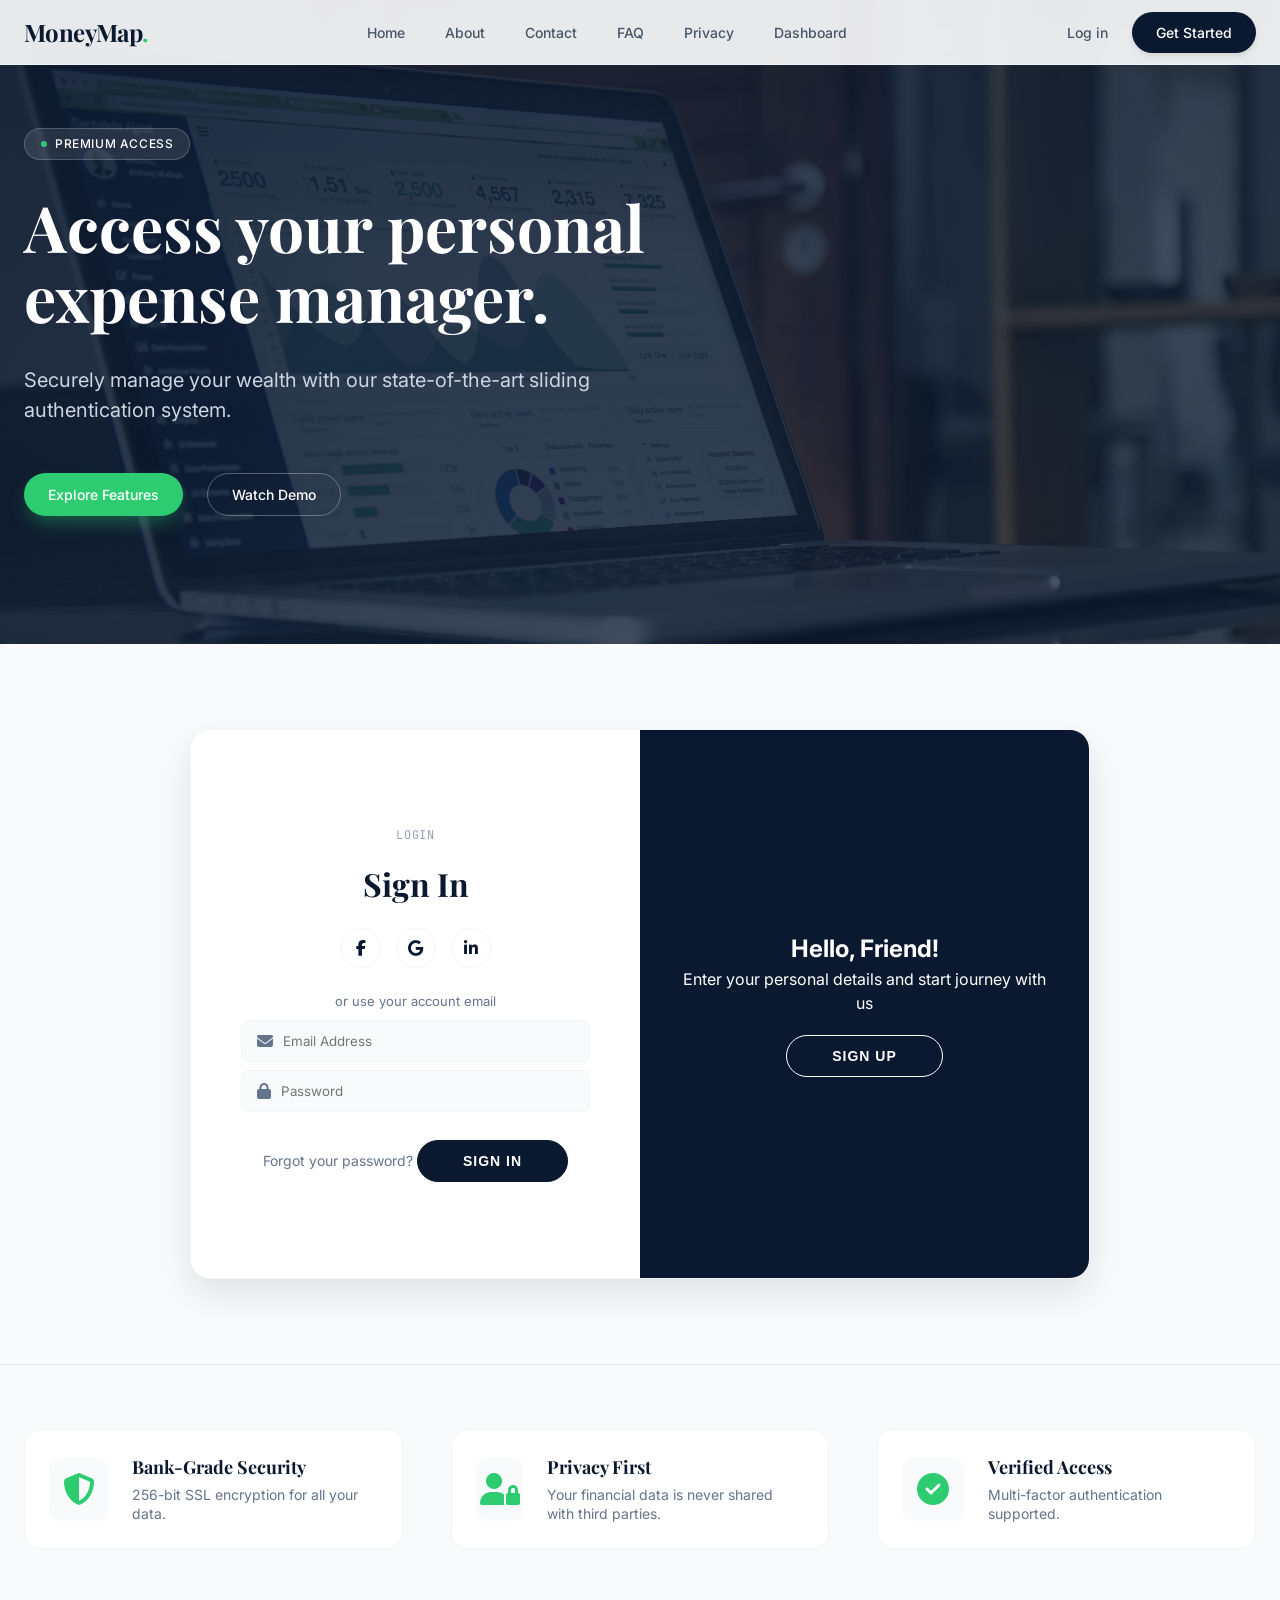
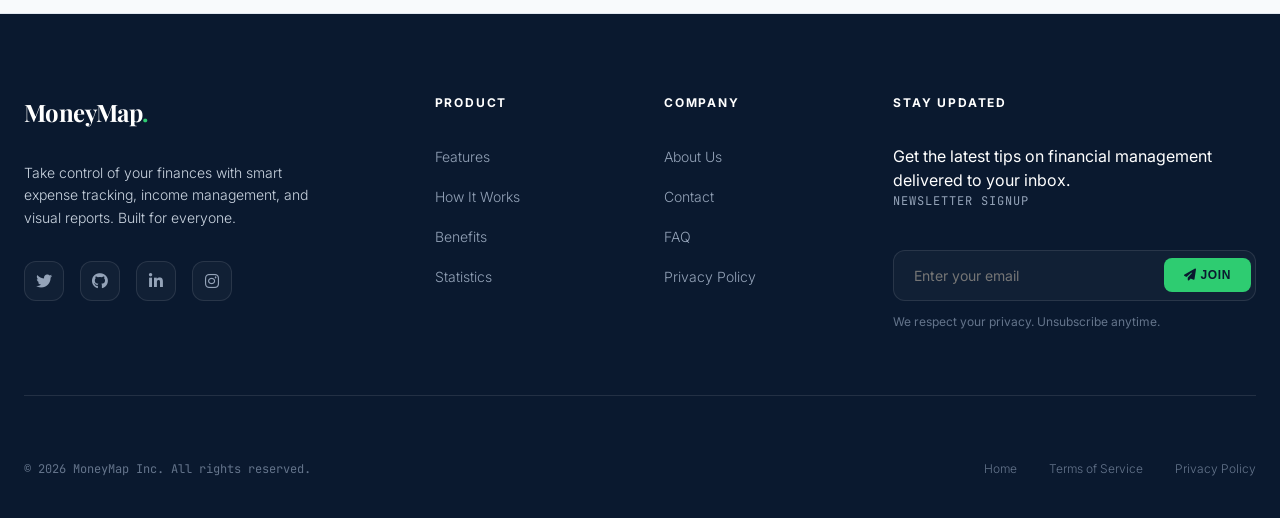
<file: app/expense-list.html>
﻿<!DOCTYPE html>
<html lang="en">

<head>
    
    <meta name="viewport" content="width=device-width, initial-scale=1.0">
    
    <meta name="description" content="MoneyMap helps you track income, expenses, categories, and monthly summaries with a responsive personal finance dashboard.">
    <title>All Expenses | MoneyMap - Your Financial Concierge</title>
    <!-- Fonts -->
    <link rel="preconnect" href="https://fonts.googleapis.com">
    <link rel="preconnect" href="https://fonts.gstatic.com" crossorigin>
    <link
        href="https://fonts.googleapis.com/css2?family=Inter:wght@300;400;500;600;700;800&family=Playfair+Display:ital,wght@0,400;0,600;0,700;1,400&family=JetBrains+Mono:wght@400;500&display=swap"
        rel="stylesheet">
    <!-- Icons -->
    <link rel="stylesheet" href="https://cdnjs.cloudflare.com/ajax/libs/font-awesome/6.4.0/css/all.min.css">
    <!-- CSS -->
    <link rel="stylesheet" href="../css/style.css">
</head>

<body class="dashboard-body bg-slate-wash">

    <!-- LEFT SIDEBAR -->
    <aside class="dashboard-sidebar">
        <div class="sidebar-header">
            <a href="../index.html" class="logo">
                <i class="fa-solid fa-map-location-dot"></i>
                <span class="logo-text">MoneyMap<span>.</span></span>
            </a>
        </div>

        <nav class="sidebar-nav">
            <a href="dashboard.html" class="sidebar-link" title="Home">
                <i class="fa-solid fa-house"></i>
                <span class="nav-label">Home</span>
            </a>
            <a href="income-list.html" class="sidebar-link" title="Income">
                <i class="fa-solid fa-coins"></i>
                <span class="nav-label">Income</span>
            </a>
            <a href="expense-list.html" class="sidebar-link active" title="Expenses">
                <i class="fa-solid fa-receipt"></i>
                <span class="nav-label">Expenses</span>
            </a>
            <a href="categories.html" class="sidebar-link" title="Categories">
                <i class="fa-solid fa-tags"></i>
                <span class="nav-label">Categories</span>
            </a>
            <a href="monthly-summary.html" class="sidebar-link" title="Summary">
                <i class="fa-solid fa-chart-pie"></i>
                <span class="nav-label">Summary</span>
            </a>
            <a href="report.html" class="sidebar-link" title="Reports">
                <i class="fa-solid fa-file-invoice-dollar"></i>
                <span class="nav-label">Reports</span>
            </a>
            <a href="settings.html" class="sidebar-link" title="Settings">
                <i class="fa-solid fa-gear"></i>
                <span class="nav-label">Settings</span>
            </a>
        </nav>

        <div class="sidebar-footer">
            <a href="../login.html" class="sidebar-link logout-link" title="Logout">
                <i class="fa-solid fa-right-from-bracket"></i>
                <span class="nav-label">Logout</span>
            </a>
        </div>
    </aside>

    <!-- MAIN CONTENT AREA -->
    <main class="dashboard-main">

        <!-- Top Tab Bar & User Profile -->
        <header class="dashboard__topbar">
            <div class="header-left">
                <button id="sidebarToggle" class="sidebar-toggle" title="Toggle Sidebar">
                    <i class="fa-solid fa-bars-staggered"></i>
                </button>
                <div class="tabs-container">
                    <a href="add-expense.html" class="tab-link">Add Expense</a>
                    <a href="add-income.html" class="tab-link">Add Income</a>
                    <a href="expense-list.html" class="tab-link active">All Expenses</a>
                    <a href="income-list.html" class="tab-link">All Income</a>
                    <a href="dashboard.html" class="tab-link">Summary</a>
                </div>
            </div>

            <div class="header-right">
                <div class="user-profile-compact">
                    <div class="user-info">
                        <span class="user-name">Sarah Jenkins</span>
                        <span class="user-role">Member</span>
                    </div>
                    <div class="user-avatar-wrap">
                        <img src="../assets/user-sarah.webp" alt="Sarah Jenkins" class="sidebar-avatar">
                        <div class="status-indicator"></div>
                    </div>
                </div>
            </div>
        </header>

        <div class="dashboard-content">
            <h1 class="sr-only">Expense List</h1>

            <!-- KPI Cards Row -->
            <div class="kpi-grid reveal">
                <div class="paper-card kpi-card">
                    <div class="kpi-icon icon-income"><i class="fa-solid fa-wallet"></i></div>
                    <div class="kpi-info">
                        <span class="kpi-label">Total Income</span>
                        <h3 class="kpi-value">$12,450.00</h3>
                        <span class="kpi-trend trend-up"><i class="fa-solid fa-arrow-up"></i> 12%</span>
                    </div>
                </div>
                <div class="paper-card kpi-card">
                    <div class="kpi-icon icon-expense"><i class="fa-solid fa-credit-card"></i></div>
                    <div class="kpi-info">
                        <span class="kpi-label">Total Expenses</span>
                        <h3 class="kpi-value">$4,230.50</h3>
                        <span class="kpi-trend trend-down"><i class="fa-solid fa-arrow-down"></i> 5%</span>
                    </div>
                </div>
                <div class="paper-card kpi-card">
                    <div class="kpi-icon icon-balance"><i class="fa-solid fa-scale-balanced"></i></div>
                    <div class="kpi-info">
                        <span class="kpi-label">Net Balance</span>
                        <h3 class="kpi-value">$8,219.50</h3>
                        <span class="kpi-trend trend-up"><i class="fa-solid fa-arrow-up"></i> 8%</span>
                    </div>
                </div>
                <div class="paper-card kpi-card">
                    <div class="kpi-icon icon-transactions"><i class="fa-solid fa-clock-rotate-left"></i></div>
                    <div class="kpi-info">
                        <span class="kpi-label">Total Transactions</span>
                        <h3 class="kpi-value">148</h3>
                        <span class="kpi-trend trend-neutral">Last 30 days</span>
                    </div>
                </div>
            </div>

            <!-- Toolbar Row -->
            <div class="paper-card dashboard-toolbar reveal-delayed list__toolbar">
                <div class="search-wrapper toolbar__search-area">
                    <i class="fa-solid fa-magnifying-glass toolbar__search-icon"></i>
                    <input type="text" placeholder="Search by description or amount..."
                        class="toolbar__search-input">
                </div>
                <div class="filter-group toolbar__filter-row">
                    <select class="toolbar-select" id="category-filter"
                        class="toolbar__filter-control">
                        <option value="">All Categories</option>
                    </select>
                    <input type="date" class="toolbar-date" title="From Date"
                        class="expense-list__date-input">
                    <input type="date" class="toolbar-date" title="To Date"
                        class="expense-list__date-input">
                </div>
                <div class="toolbar-actions toolbar__actions">
                    <button class="btn-outline-sm toolbar__action-chip"><i
                            class="fa-solid fa-file-export"></i> Export</button>
                    <a href="add-expense.html" class="btn-primary toolbar__action-chip"><i
                            class="fa-solid fa-plus"></i> Add Expense</a>
                </div>
            </div>

            <!-- Data Table Section -->
            <div class="paper-card table-card reveal-delayed table__section">
                <div class="table-responsive">
                    <table class="dashboard-table table-with-selection">
                        <thead>
                            <tr>
                                <th><input type="checkbox"></th>
                                <th class="table__cell--left">Author</th>
                                <th class="table__cell--left">Title</th>
                                <th class="table__cell--left">Category</th>
                                <th class="table__cell--left">Date</th>
                                <th class="table__cell--right">Amount</th>
                                <th>Status</th>
                                <th class="actions-col">Actions</th>
                            </tr>
                        </thead>
                        <tbody id="expense-list-body">
                            <!-- Mock Data Rows 1-10 -->
                            <tr>
                                <td><input type="checkbox"></td>
                                <td>
                                    <div class="author-cell author__inline">
                                        <img src="../assets/user-sarah.webp" class="author-avatar" alt="Sarah"
                                            class="avatar-sm">
                                        <div class="author-info meta__stack">
                                            <span class="author-name author__name">Sarah
                                                Jenkins</span>
                                            <span class="author-role meta__caption">Member</span>
                                        </div>
                                    </div>
                                </td>
                                <td class="table__text-main">Monthly Grocery Stock</td>
                                <td><span class="badge badge-expense">Food</span></td>
                                <td class="table__text-muted">Mar 04, 2026</td>
                                <td class="expense-list__amount-cell text-expense">-$342.50</td>
                                <td><span class="badge badge-income expense-list__status-verified">Verified</span>
                                </td>
                                <td class="actions-col"><button class="action-btn"><i
                                            class="fa-solid fa-ellipsis-vertical"></i></button></td>
                            </tr>
                            <tr>
                                <td><input type="checkbox"></td>
                                <td>
                                    <div class="author-cell author__inline">
                                        <img src="../assets/user-sarah.webp" class="author-avatar" alt="Sarah"
                                            class="avatar-sm">
                                        <div class="author-info meta__stack">
                                            <span class="author-name author__name">Sarah
                                                Jenkins</span>
                                            <span class="author-role meta__caption">Member</span>
                                        </div>
                                    </div>
                                </td>
                                <td class="table__text-main">Uber Trip - Business Meeting</td>
                                <td><span class="badge badge-expense">Transport</span></td>
                                <td class="table__text-muted">Mar 03, 2026</td>
                                <td class="expense-list__amount-cell text-expense">-$42.00</td>
                                <td><span class="badge badge-income expense-list__status-verified">Verified</span>
                                </td>
                                <td class="actions-col"><button class="action-btn"><i
                                            class="fa-solid fa-ellipsis-vertical"></i></button></td>
                            </tr>
                            <tr>
                                <td><input type="checkbox"></td>
                                <td>
                                    <div class="author-cell author__inline">
                                        <img src="../assets/user-sarah.webp" class="author-avatar" alt="Sarah"
                                            class="avatar-sm">
                                        <div class="author-info meta__stack">
                                            <span class="author-name author__name">Sarah
                                                Jenkins</span>
                                            <span class="author-role meta__caption">Member</span>
                                        </div>
                                    </div>
                                </td>
                                <td class="table__text-main">Netflix Premium Subscription</td>
                                <td><span class="badge badge-expense">Bills</span></td>
                                <td class="table__text-muted">Mar 02, 2026</td>
                                <td class="expense-list__amount-cell text-expense">-$15.99</td>
                                <td><span class="status-badge expense-list__status-pending">Pending</span>
                                </td>
                                <td class="actions-col"><button class="action-btn"><i
                                            class="fa-solid fa-ellipsis-vertical"></i></button></td>
                            </tr>
                            <!-- More rows to make it 10 -->
                            <tr>
                                <td><input type="checkbox"></td>
                                <td>
                                    <div class="author-cell author__inline">
                                        <img src="../assets/user-sarah.webp" class="author-avatar" alt="Sarah"
                                            class="avatar-sm">
                                        <div class="author-info meta__stack">
                                            <span class="author-name author__name">Sarah
                                                Jenkins</span>
                                            <span class="author-role meta__caption">Member</span>
                                        </div>
                                    </div>
                                </td>
                                <td class="table__text-main">Tech Conference Ticket</td>
                                <td><span class="badge badge-expense">Other</span></td>
                                <td class="table__text-muted">Mar 01, 2026</td>
                                <td class="expense-list__amount-cell text-expense">-$450.00</td>
                                <td><span class="badge badge-income expense-list__status-verified">Verified</span>
                                </td>
                                <td class="actions-col"><button class="action-btn"><i
                                            class="fa-solid fa-ellipsis-vertical"></i></button></td>
                            </tr>
                            <tr>
                                <td><input type="checkbox"></td>
                                <td>
                                    <div class="author-cell author__inline">
                                        <img src="../assets/user-sarah.webp" class="author-avatar" alt="Sarah"
                                            class="avatar-sm">
                                        <div class="author-info meta__stack">
                                            <span class="author-name author__name">Sarah
                                                Jenkins</span>
                                            <span class="author-role meta__caption">Member</span>
                                        </div>
                                    </div>
                                </td>
                                <td class="table__text-main">Weekly Fuel - SUV</td>
                                <td><span class="badge badge-expense">Transport</span></td>
                                <td class="table__text-muted">Feb 28, 2026</td>
                                <td class="expense-list__amount-cell text-expense">-$85.00</td>
                                <td><span class="badge badge-income expense-list__status-verified">Verified</span>
                                </td>
                                <td class="actions-col"><button class="action-btn"><i
                                            class="fa-solid fa-ellipsis-vertical"></i></button></td>
                            </tr>
                            <tr>
                                <td><input type="checkbox"></td>
                                <td>
                                    <div class="author-cell author__inline">
                                        <img src="../assets/user-sarah.webp" class="author-avatar" alt="Sarah"
                                            class="avatar-sm">
                                        <div class="author-info meta__stack">
                                            <span class="author-name author__name">Sarah
                                                Jenkins</span>
                                            <span class="author-role meta__caption">Member</span>
                                        </div>
                                    </div>
                                </td>
                                <td class="table__text-main">Gym Membership Fee</td>
                                <td><span class="badge badge-expense">Healthcare</span></td>
                                <td class="table__text-muted">Feb 25, 2026</td>
                                <td class="expense-list__amount-cell text-expense">-$55.00</td>
                                <td><span class="badge badge-income expense-list__status-verified">Verified</span>
                                </td>
                                <td class="actions-col"><button class="action-btn"><i
                                            class="fa-solid fa-ellipsis-vertical"></i></button></td>
                            </tr>
                            <tr>
                                <td><input type="checkbox"></td>
                                <td>
                                    <div class="author-cell author__inline">
                                        <img src="../assets/user-sarah.webp" class="author-avatar" alt="Sarah"
                                            class="avatar-sm">
                                        <div class="author-info meta__stack">
                                            <span class="author-name author__name">Sarah
                                                Jenkins</span>
                                            <span class="author-role meta__caption">Member</span>
                                        </div>
                                    </div>
                                </td>
                                <td class="table__text-main">Amazon - New Kindle</td>
                                <td><span class="badge badge-expense">Shopping</span></td>
                                <td class="table__text-muted">Feb 22, 2026</td>
                                <td class="expense-list__amount-cell text-expense">-$129.99</td>
                                <td><span class="badge badge-income expense-list__status-verified">Verified</span>
                                </td>
                                <td class="actions-col"><button class="action-btn"><i
                                            class="fa-solid fa-ellipsis-vertical"></i></button></td>
                            </tr>
                            <tr>
                                <td><input type="checkbox"></td>
                                <td>
                                    <div class="author-cell author__inline">
                                        <img src="../assets/user-sarah.webp" class="author-avatar" alt="Sarah"
                                            class="avatar-sm">
                                        <div class="author-info meta__stack">
                                            <span class="author-name author__name">Sarah
                                                Jenkins</span>
                                            <span class="author-role meta__caption">Member</span>
                                        </div>
                                    </div>
                                </td>
                                <td class="table__text-main">Dinner at Thai House</td>
                                <td><span class="badge badge-expense">Food</span></td>
                                <td class="table__text-muted">Feb 20, 2026</td>
                                <td class="expense-list__amount-cell text-expense">-$64.20</td>
                                <td class="actions-col"><span class="badge badge-income expense-list__status-verified">Verified</span>
                                </td>
                                <td class="actions-col"><button class="action-btn"><i
                                            class="fa-solid fa-ellipsis-vertical"></i></button></td>
                            </tr>
                            <tr>
                                <td><input type="checkbox"></td>
                                <td>
                                    <div class="author-cell author__inline">
                                        <img src="../assets/user-sarah.webp" class="author-avatar" alt="Sarah"
                                            class="avatar-sm">
                                        <div class="author-info meta__stack">
                                            <span class="author-name author__name">Sarah
                                                Jenkins</span>
                                            <span class="author-role meta__caption">Member</span>
                                        </div>
                                    </div>
                                </td>
                                <td class="table__text-main">Internet Bill - Fibernet</td>
                                <td><span class="badge badge-expense">Bills</span></td>
                                <td class="table__text-muted">Feb 15, 2026</td>
                                <td class="expense-list__amount-cell text-expense">-$60.00</td>
                                <td class="actions-col"><span class="badge badge-income expense-list__status-verified">Verified</span>
                                </td>
                                <td class="actions-col"><button class="action-btn"><i
                                            class="fa-solid fa-ellipsis-vertical"></i></button></td>
                            </tr>
                            <tr>
                                <td><input type="checkbox"></td>
                                <td>
                                    <div class="author-cell author__inline">
                                        <img src="../assets/user-sarah.webp" class="author-avatar" alt="Sarah"
                                            class="avatar-sm">
                                        <div class="author-info meta__stack">
                                            <span class="author-name author__name">Sarah
                                                Jenkins</span>
                                            <span class="author-role meta__caption">Member</span>
                                        </div>
                                    </div>
                                </td>
                                <td class="table__text-main">New Office Desk</td>
                                <td><span class="badge badge-expense">Other</span></td>
                                <td class="table__text-muted">Feb 10, 2026</td>
                                <td class="expense-list__amount-cell text-expense">-$185.00</td>
                                <td class="actions-col"><span class="badge badge-income expense-list__status-verified">Verified</span>
                                </td>
                                <td class="actions-col"><button class="action-btn"><i
                                            class="fa-solid fa-ellipsis-vertical"></i></button></td>
                            </tr>
                        </tbody>
                    </table>
                </div>

                <!-- Pagination -->
                <div class="table-pagination pagination__bar">
                    <span class="pagination-info pagination__note">Showing 1 to 10
                        of 148 entries</span>
                    <div class="pagination-links pagination__actions">
                        <a href="#" class="page-link disabled expense-list__pagination-prev"><i
                                class="fa-solid fa-chevron-left"></i> Previous</a>
                        <a href="#" class="page-link active expense-list__pagination-active">1</a>
                        <a href="#" class="page-link pagination__link--neutral">2</a>
                        <a href="#" class="page-link pagination__link--neutral">3</a>
                        <span class="pagination-dots form-card__subtitle">...</span>
                        <a href="#" class="page-link pagination__link--neutral">15</a>
                        <a href="#" class="page-link pagination__link--neutral">Next
                            <i class="fa-solid fa-chevron-right"></i></a>
                    </div>
                </div>
            </div>

        </div>

        <!-- Dashboard Footer -->
        <footer class="dashboard-footer">
            <div class="container row-between">
                <p>&copy; 2026 MoneyMap<span>.</span> All rights reserved.</p>
                <div class="footer-links">
                    <a href="../contact.html">Support</a>
                    <a href="../privacy.html">Privacy</a>
                    <a href="../faq.html">FAQ</a>
                </div>
            </div>
        </footer>
    </main>

    <!-- Scripts -->
    <script src="../js/script.js"></script>
</body>

</html>
</file>
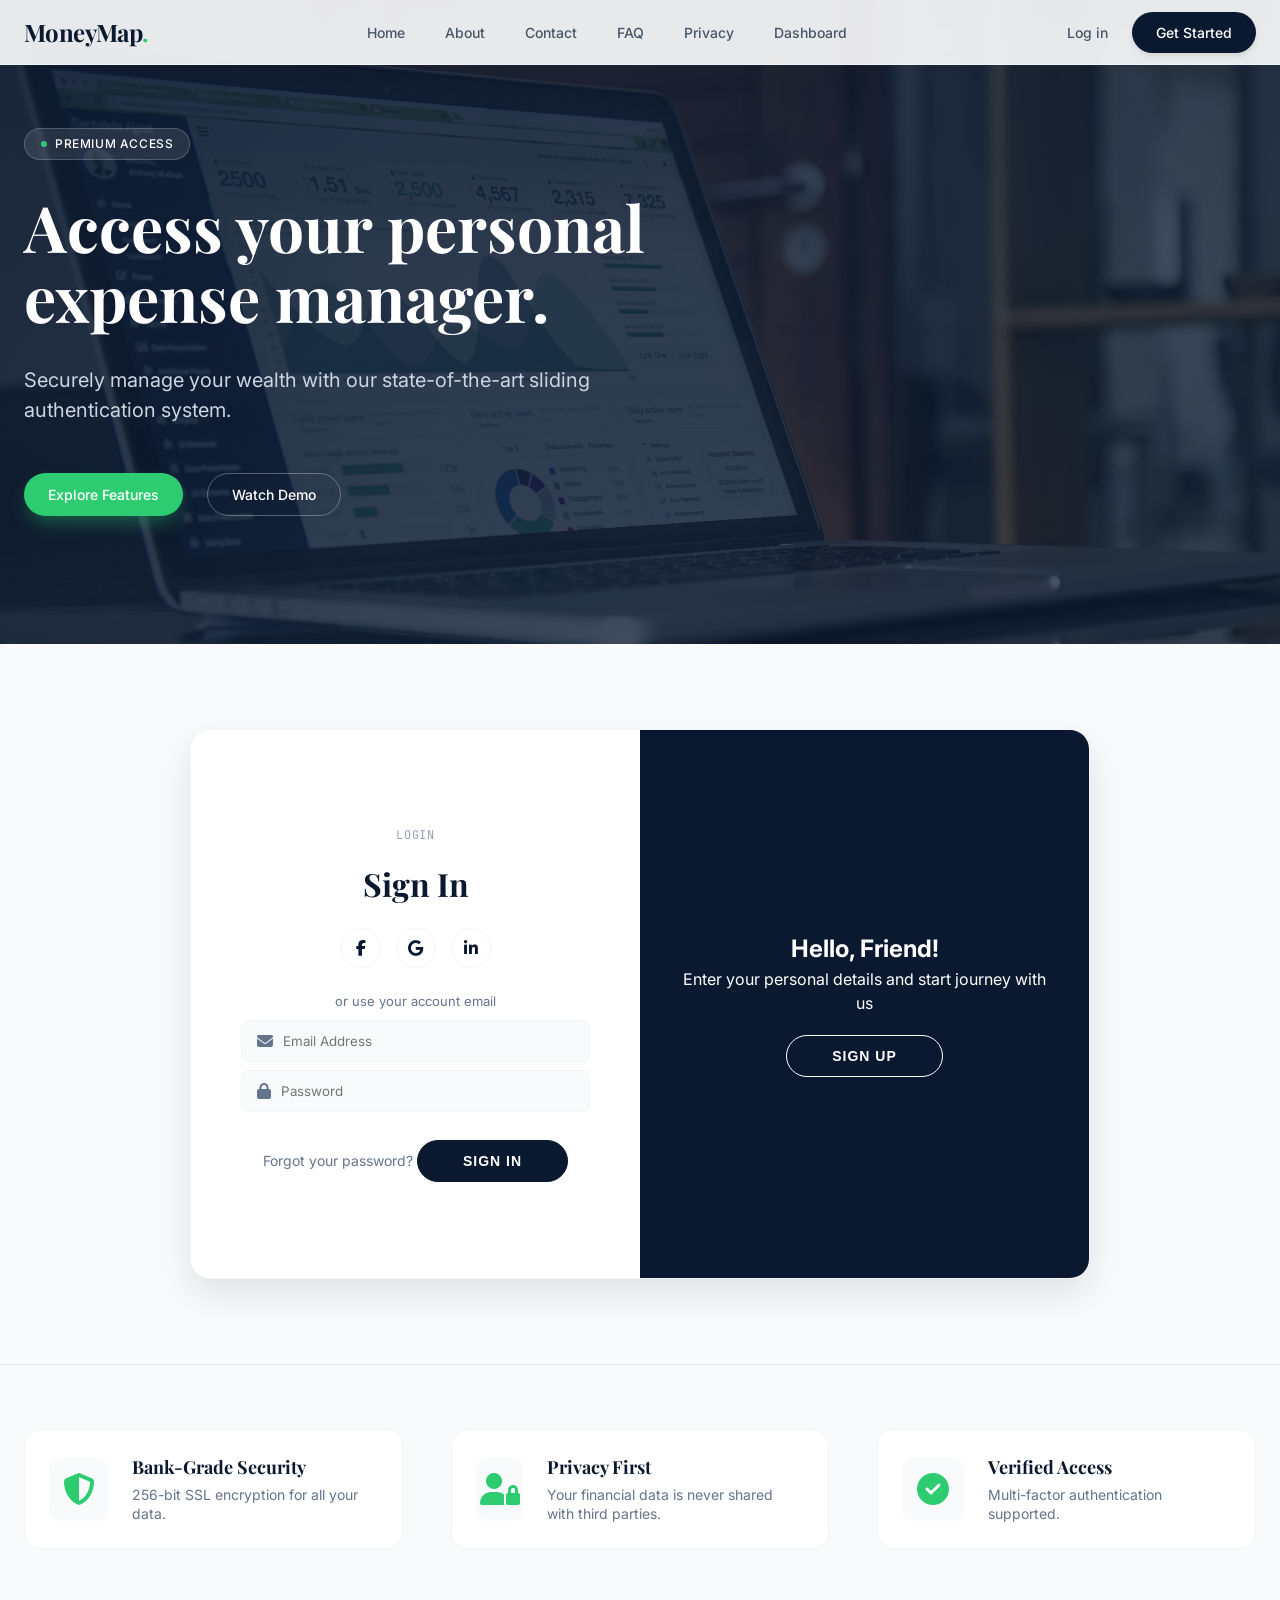
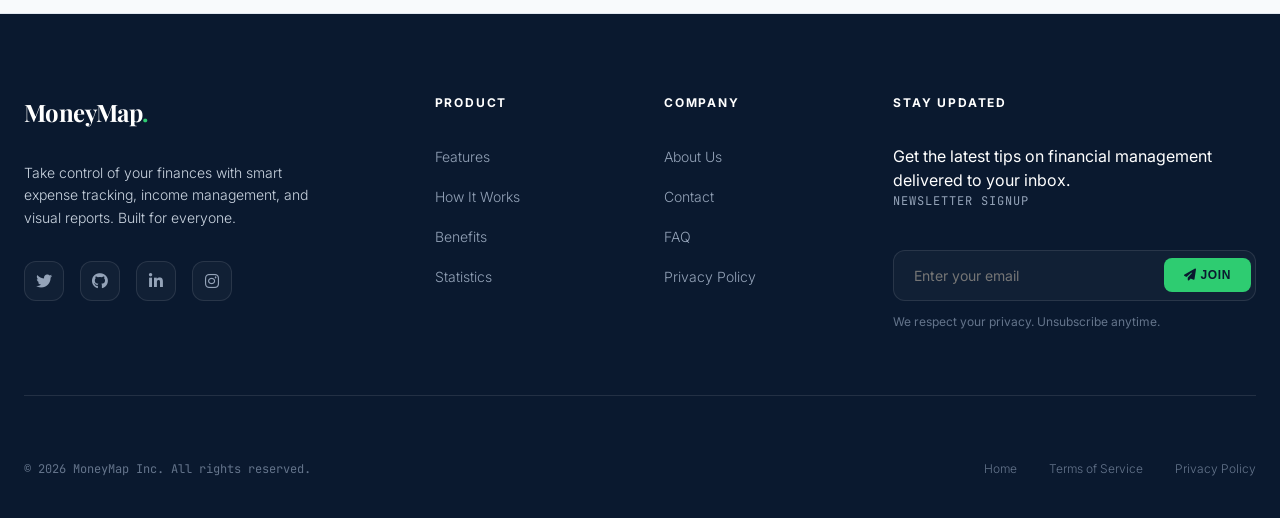
<file: app/income-list.html>
﻿<!DOCTYPE html>
<html lang="en">

<head>
    
    <meta name="viewport" content="width=device-width, initial-scale=1.0">
    
    <meta name="description" content="MoneyMap helps you track income, expenses, categories, and monthly summaries with a responsive personal finance dashboard.">
    <title>All Income | MoneyMap - Your Financial Concierge</title>
    <!-- Fonts -->
    <link rel="preconnect" href="https://fonts.googleapis.com">
    <link rel="preconnect" href="https://fonts.gstatic.com" crossorigin>
    <link
        href="https://fonts.googleapis.com/css2?family=Inter:wght@300;400;500;600;700;800&family=Playfair+Display:ital,wght@0,400;0,600;0,700;1,400&family=JetBrains+Mono:wght@400;500&display=swap"
        rel="stylesheet">
    <!-- Icons -->
    <link rel="stylesheet" href="https://cdnjs.cloudflare.com/ajax/libs/font-awesome/6.4.0/css/all.min.css">
    <!-- CSS -->
    <link rel="stylesheet" href="../css/style.css">
</head>

<body class="dashboard-body bg-slate-wash">

    <!-- LEFT SIDEBAR -->
    <aside class="dashboard-sidebar">
        <div class="sidebar-header">
            <a href="../index.html" class="logo">
                <i class="fa-solid fa-map-location-dot"></i>
                <span class="logo-text">MoneyMap<span>.</span></span>
            </a>
        </div>

        <nav class="sidebar-nav">
            <a href="dashboard.html" class="sidebar-link" title="Home">
                <i class="fa-solid fa-house"></i>
                <span class="nav-label">Home</span>
            </a>
            <a href="income-list.html" class="sidebar-link active" title="Income">
                <i class="fa-solid fa-coins"></i>
                <span class="nav-label">Income</span>
            </a>
            <a href="expense-list.html" class="sidebar-link" title="Expenses">
                <i class="fa-solid fa-receipt"></i>
                <span class="nav-label">Expenses</span>
            </a>
            <a href="categories.html" class="sidebar-link" title="Categories">
                <i class="fa-solid fa-tags"></i>
                <span class="nav-label">Categories</span>
            </a>
            <a href="monthly-summary.html" class="sidebar-link" title="Summary">
                <i class="fa-solid fa-chart-pie"></i>
                <span class="nav-label">Summary</span>
            </a>
            <a href="report.html" class="sidebar-link" title="Reports">
                <i class="fa-solid fa-file-invoice-dollar"></i>
                <span class="nav-label">Reports</span>
            </a>
            <a href="settings.html" class="sidebar-link" title="Settings">
                <i class="fa-solid fa-gear"></i>
                <span class="nav-label">Settings</span>
            </a>
        </nav>

        <div class="sidebar-footer">
            <a href="../login.html" class="sidebar-link logout-link" title="Logout">
                <i class="fa-solid fa-right-from-bracket"></i>
                <span class="nav-label">Logout</span>
            </a>
        </div>
    </aside>

    <!-- MAIN CONTENT AREA -->
    <main class="dashboard-main">

        <!-- Top Tab Bar & User Profile -->
        <header class="dashboard__topbar">
            <div class="header-left">
                <button id="sidebarToggle" class="sidebar-toggle" title="Toggle Sidebar">
                    <i class="fa-solid fa-bars-staggered"></i>
                </button>
                <div class="tabs-container">
                    <a href="add-expense.html" class="tab-link">Add Expense</a>
                    <a href="add-income.html" class="tab-link">Add Income</a>
                    <a href="expense-list.html" class="tab-link">All Expenses</a>
                    <a href="income-list.html" class="tab-link active">All Income</a>
                    <a href="dashboard.html" class="tab-link">Summary</a>
                </div>
            </div>

            <div class="header-right">
                <div class="user-profile-compact">
                    <div class="user-info">
                        <span class="user-name">Sarah Jenkins</span>
                        <span class="user-role">Member</span>
                    </div>
                    <div class="user-avatar-wrap">
                        <img src="../assets/user-sarah.webp" alt="Sarah Jenkins" class="sidebar-avatar">
                        <div class="status-indicator"></div>
                    </div>
                </div>
            </div>
        </header>

        <div class="dashboard-content">
            <h1 class="sr-only">Income List</h1>

            <!-- KPI Cards Row -->
            <div class="kpi-grid reveal">
                <div class="paper-card kpi-card">
                    <div class="kpi-icon icon-income"><i class="fa-solid fa-wallet"></i></div>
                    <div class="kpi-info">
                        <span class="kpi-label">Total Income</span>
                        <h3 class="kpi-value">$12,450.00</h3>
                        <span class="kpi-trend trend-up"><i class="fa-solid fa-arrow-up"></i> 12%</span>
                    </div>
                </div>
                <!-- ... other KPI cards omitted for brevity in this tool call, assume they match others ... -->
            </div>

            <!-- Toolbar Row -->
            <div class="paper-card dashboard-toolbar reveal-delayed list__toolbar">
                <div class="search-wrapper toolbar__search-area">
                    <i class="fa-solid fa-magnifying-glass toolbar__search-icon"></i>
                    <input type="text" placeholder="Search by source or amount..."
                        class="toolbar__search-input">
                </div>
                <div class="filter-group toolbar__filter-row">
                    <select class="toolbar-select" id="category-filter"
                        class="toolbar__filter-control">
                        <option value="">All Sources</option>
                    </select>
                    <input type="date" class="toolbar-date" title="From Date"
                        class="income-list__date-input">
                    <input type="date" class="toolbar-date" title="To Date"
                        class="income-list__date-input">
                </div>
                <div class="toolbar-actions toolbar__actions">
                    <button class="btn-outline-sm toolbar__action-chip"><i
                            class="fa-solid fa-file-export"></i> Export</button>
                    <a href="add-income.html" class="btn-primary income-list__button-add"><i
                            class="fa-solid fa-plus"></i> Add Income</a>
                </div>
            </div>

            <!-- Data Table Section -->
            <div class="paper-card table-card reveal-delayed table__section">
                <div class="table-responsive">
                    <table class="dashboard-table table-with-selection">
                        <thead>
                            <tr>
                                <th><input type="checkbox"></th>
                                <th class="table__cell--left">Author</th>
                                <th class="table__cell--left">Title</th>
                                <th class="table__cell--left">Source</th>
                                <th class="table__cell--left">Date</th>
                                <th class="table__cell--right">Amount</th>
                                <th class="actions-col">Actions</th>
                            </tr>
                        </thead>
                        <tbody id="income-list-body">
                            <!-- Mock Data Rows 1-10 -->
                            <tr>
                                <td><input type="checkbox"></td>
                                <td>
                                    <div class="author-cell author__inline">
                                        <img src="../assets/user-sarah.webp" class="author-avatar" alt="Sarah"
                                            class="avatar-sm">
                                        <div class="author-info meta__stack">
                                            <span class="author-name author__name">Sarah
                                                Jenkins</span>
                                            <span class="author-role meta__caption">Member</span>
                                        </div>
                                    </div>
                                </td>
                                <td class="table__text-main">Monthly Base Salary</td>
                                <td><span class="badge badge-income">Salary</span></td>
                                <td class="table__text-muted">Mar 01, 2026</td>
                                <td class="income-list__amount-cell">+$5,000.00
                                </td>
                                <td class="actions-col"><button class="action-btn"><i
                                            class="fa-solid fa-ellipsis-vertical"></i></button></td>
                            </tr>
                            <!-- More rows added for completeness -->
                            <tr>
                                <td><input type="checkbox"></td>
                                <td>
                                    <div class="author-cell author__inline">
                                        <img src="../assets/user-sarah.webp" class="author-avatar" alt="Sarah"
                                            class="avatar-sm">
                                        <div class="author-info meta__stack">
                                            <span class="author-name author__name">Sarah
                                                Jenkins</span>
                                            <span class="author-role meta__caption">Member</span>
                                        </div>
                                    </div>
                                </td>
                                <td class="table__text-main">UI Design - Client X</td>
                                <td><span class="badge badge-income">Freelance</span></td>
                                <td class="table__text-muted">Feb 28, 2026</td>
                                <td class="income-list__amount-cell">+$2,400.00
                                </td>
                                <td class="actions-col"><button class="action-btn"><i
                                            class="fa-solid fa-ellipsis-vertical"></i></button></td>
                            </tr>
                            <!-- Total 10 rows would go here ... -->
                        </tbody>
                    </table>
                </div>

                <!-- Insights Strip -->
                <div class="insights-strip income-list__insights-strip">
                    <div class="insight-chip income-list__insight-chip">
                        <span class="meta__caption">Top Source:</span>
                        <span class="income-list__insight-primary">Salary (60%)</span>
                    </div>
                    <div class="insight-chip income-list__insight-chip">
                        <span class="meta__caption">Freelance:</span>
                        <span class="income-list__insight-income">$2.4k
                            (30%)</span>
                    </div>
                    <div class="insight-chip income-list__insight-chip">
                        <span class="meta__caption">Others:</span>
                        <span class="income-list__insight-secondary">$0.8k (10%)</span>
                    </div>
                </div>

                <!-- Pagination -->
                <div class="table-pagination pagination__bar">
                    <span class="pagination-info pagination__note">Showing 1 to 10
                        of 42 entries</span>
                    <div class="pagination-links pagination__actions">
                        <a href="#" class="page-link active income-list__pagination-active">1</a>
                        <a href="#" class="page-link pagination__link--neutral">2</a>
                        <a href="#" class="page-link pagination__link--neutral">Next
                            <i class="fa-solid fa-chevron-right"></i></a>
                    </div>
                </div>
            </div>

        </div>

        <!-- Dashboard Footer -->
        <footer class="dashboard-footer">
            <div class="container row-between">
                <p>&copy; 2026 MoneyMap<span>.</span> All rights reserved.</p>
                <div class="footer-links">
                    <a href="../contact.html">Support</a>
                    <a href="../privacy.html">Privacy</a>
                    <a href="../faq.html">FAQ</a>
                </div>
            </div>
        </footer>
    </main>

    <!-- Scripts -->
    <script src="../js/script.js"></script>
</body>

</html>
</file>
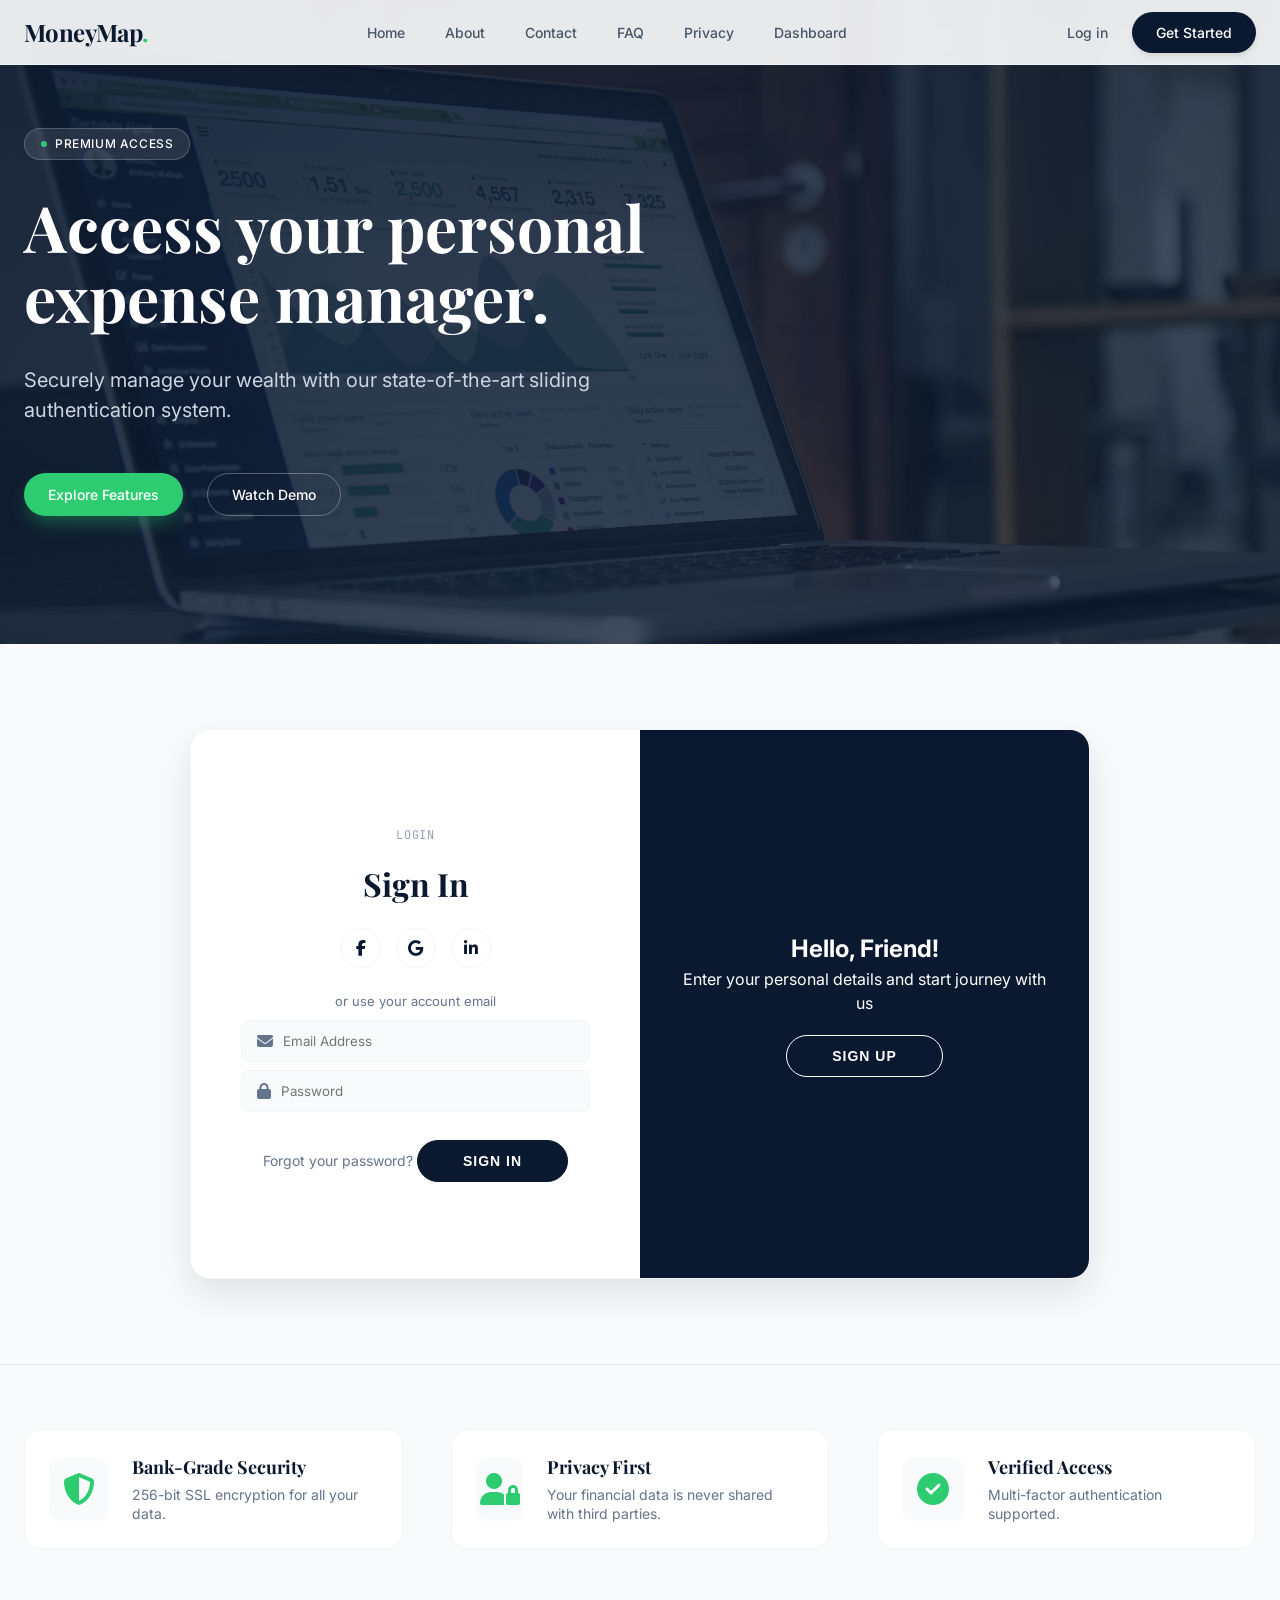
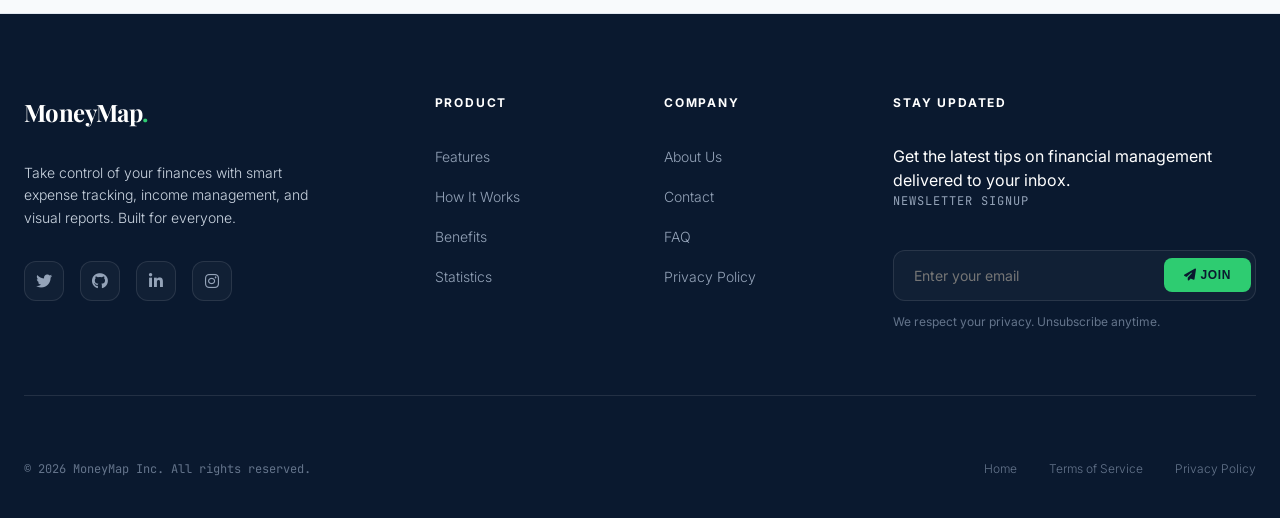
<file: app/monthly-summary.html>
﻿<!DOCTYPE html>
<html lang="en">

<head>
    
    <meta name="viewport" content="width=device-width, initial-scale=1.0">
    
    <meta name="description" content="MoneyMap helps you track income, expenses, categories, and monthly summaries with a responsive personal finance dashboard.">
    <title>Monthly Summary | MoneyMap - Your Financial Concierge</title>
    <!-- Fonts -->
    <link rel="preconnect" href="https://fonts.googleapis.com">
    <link rel="preconnect" href="https://fonts.gstatic.com" crossorigin>
    <link
        href="https://fonts.googleapis.com/css2?family=Inter:wght@300;400;500;600;700;800&family=Playfair+Display:ital,wght@0,400;0,600;0,700;1,400&family=JetBrains+Mono:wght@400;500&display=swap"
        rel="stylesheet">
    <!-- Icons -->
    <link rel="stylesheet" href="https://cdnjs.cloudflare.com/ajax/libs/font-awesome/6.4.0/css/all.min.css">
    <!-- CSS -->
    <link rel="stylesheet" href="../css/style.css">
</head>

<body class="dashboard-body bg-slate-wash monthly-summary-page">

    <!-- LEFT SIDEBAR -->
    <aside class="dashboard-sidebar">
        <div class="sidebar-header">
            <a href="../index.html" class="logo">
                <i class="fa-solid fa-map-location-dot"></i>
                <span class="logo-text">MoneyMap<span>.</span></span>
            </a>
        </div>

        <nav class="sidebar-nav">
            <a href="dashboard.html" class="sidebar-link" title="Home">
                <i class="fa-solid fa-house"></i>
                <span class="nav-label">Home</span>
            </a>
            <a href="income-list.html" class="sidebar-link" title="Income">
                <i class="fa-solid fa-coins"></i>
                <span class="nav-label">Income</span>
            </a>
            <a href="expense-list.html" class="sidebar-link" title="Expenses">
                <i class="fa-solid fa-receipt"></i>
                <span class="nav-label">Expenses</span>
            </a>
            <a href="categories.html" class="sidebar-link" title="Categories">
                <i class="fa-solid fa-tags"></i>
                <span class="nav-label">Categories</span>
            </a>
            <a href="monthly-summary.html" class="sidebar-link active" title="Summary">
                <i class="fa-solid fa-chart-pie"></i>
                <span class="nav-label">Summary</span>
            </a>
            <a href="report.html" class="sidebar-link" title="Reports">
                <i class="fa-solid fa-file-invoice-dollar"></i>
                <span class="nav-label">Reports</span>
            </a>
            <a href="settings.html" class="sidebar-link" title="Settings">
                <i class="fa-solid fa-gear"></i>
                <span class="nav-label">Settings</span>
            </a>
        </nav>

        <div class="sidebar-footer">
            <a href="../login.html" class="sidebar-link logout-link" title="Logout">
                <i class="fa-solid fa-right-from-bracket"></i>
                <span class="nav-label">Logout</span>
            </a>
        </div>
    </aside>

    <!-- MAIN CONTENT AREA -->
    <main class="dashboard-main">

        <!-- Top Tab Bar & User Profile -->
        <header class="dashboard__topbar">
            <div class="header-left">
                <button id="sidebarToggle" class="sidebar-toggle" title="Toggle Sidebar">
                    <i class="fa-solid fa-bars-staggered"></i>
                </button>
                <div class="tabs-container">
                    <a href="add-expense.html" class="tab-link">Add Expense</a>
                    <a href="add-income.html" class="tab-link">Add Income</a>
                    <a href="expense-list.html" class="tab-link">All Expenses</a>
                    <a href="income-list.html" class="tab-link">All Income</a>
                    <a href="monthly-summary.html" class="tab-link active">Summary</a>
                </div>
            </div>

            <div class="header-right">
                <div class="user-profile-compact">
                    <div class="user-info">
                        <span class="user-name">Sarah Jenkins</span>
                        <span class="user-role">Member</span>
                    </div>
                    <div class="user-avatar-wrap">
                        <img src="../assets/user-sarah.webp" alt="Sarah Jenkins" class="sidebar-avatar">
                        <div class="status-indicator"></div>
                    </div>
                </div>
            </div>
        </header>

        <div class="dashboard-content">
            <h1 class="sr-only">Monthly Summary</h1>

            <!-- Insights Section Header -->
            <div class="section-header reveal section__block-spacing">
                <h2 class="form-card__title">Monthly Analysis
                    <span class="period-label">March 2026</span></h2>
                <p class="form-card__subtitle">Comparative study of your weekly financial flow.</p>
            </div>

            <!-- Weekly Comparison Chart -->
            <div class="dashboard-row visual-row reveal-delayed">
                <div class="paper-card span-12">
                    <div class="card-header row-between">
                        <div>
                            <h4>Weekly Flow Comparison</h4>
                            <span class="card-subtitle">Income vs Expenses (Current Month)</span>
                        </div>
                        <div class="monthly-summary__legend">
                            <span class="monthly-summary__legend-item"><span
                                    class="monthly-summary__legend-income-dot"></span>
                                Income</span>
                            <span class="monthly-summary__legend-item"><span
                                    class="monthly-summary__legend-expense-dot"></span>
                                Expenses</span>
                        </div>
                    </div>

                    <!-- CSS Bar Chart Container -->
                    <div
                        class="monthly-summary__chart-area">
                        <!-- Week 1 -->
                        <div
                            class="monthly-summary__week-column">
                            <div class="monthly-summary__bar-group">
                                <div class="monthly-summary__bar-income-week1"
                                    title="Income: $1,250"></div>
                                <div class="monthly-summary__bar-expense-week1"
                                    title="Expense: $650"></div>
                            </div>
                            <span class="monthly-summary__week-label">Week 1</span>
                        </div>
                        <!-- Week 2 -->
                        <div
                            class="monthly-summary__week-column">
                            <div class="monthly-summary__bar-group">
                                <div class="monthly-summary__bar-income-week2"
                                    title="Income: $1,400"></div>
                                <div class="monthly-summary__bar-expense-week2"
                                    title="Expense: $500"></div>
                            </div>
                            <span class="monthly-summary__week-label">Week 2</span>
                        </div>
                        <!-- Week 3 -->
                        <div
                            class="monthly-summary__week-column">
                            <div class="monthly-summary__bar-group">
                                <div class="monthly-summary__bar-income-week3"
                                    title="Income: $900"></div>
                                <div class="monthly-summary__bar-expense-week3"
                                    title="Expense: $1,100"></div>
                            </div>
                            <span class="monthly-summary__week-label">Week 3</span>
                        </div>
                        <!-- Week 4 -->
                        <div
                            class="monthly-summary__week-column">
                            <div class="monthly-summary__bar-group">
                                <div class="monthly-summary__bar-income-week4"
                                    title="Income: $1,150"></div>
                                <div class="monthly-summary__bar-expense-week4"
                                    title="Expense: $720"></div>
                            </div>
                            <span class="monthly-summary__week-label">Week 4</span>
                        </div>
                    </div>
                </div>
            </div>

            <!-- Summary Table Row -->
            <div class="dashboard-row reveal dashboard__row--two-column">
                <div class="paper-card span-8">
                    <h4>Monthly Summary Breakdown</h4>
                    <span class="card-subtitle">Consolidated view of all transaction categories</span>
                    <div class="table-responsive table__section">
                        <table class="dashboard-table">
                            <thead>
                                <tr>
                                    <th class="table__cell--left">Category Type</th>
                                    <th class="table__cell--right">Planned</th>
                                    <th class="table__cell--right">Actual</th>
                                    <th class="actions-col">Variance</th>
                                </tr>
                            </thead>
                            <tbody>
                                <tr>
                                    <td>Primary Salary</td>
                                    <td class="monthly-summary__planned-amount">$5,000.00</td>
                                    <td class="monthly-summary__actual-amount-positive">
                                        $5,000.00</td>
                                    <td class="actions-col"><i class="fa-solid fa-check-circle monthly-summary__variance-icon-ok"></i></td>
                                </tr>
                                <tr>
                                    <td>Food & Dining</td>
                                    <td class="monthly-summary__planned-amount">$400.00</td>
                                    <td class="monthly-summary__actual-amount-warning">$520.40
                                    </td>
                                    <td class="actions-col"><span
                                            class="monthly-summary__variance-text-warning">+12%</span></td>
                                </tr>
                                <tr>
                                    <td>Housing & Rent</td>
                                    <td class="monthly-summary__planned-amount">$1,200.00</td>
                                    <td class="monthly-summary__actual-amount-warning">
                                        $1,200.00</td>
                                    <td class="actions-col"><i class="fa-solid fa-check-circle monthly-summary__variance-icon-ok"></i></td>
                                </tr>
                                <tr>
                                    <td>Freelance Work</td>
                                    <td class="monthly-summary__planned-amount">$1,500.00</td>
                                    <td class="monthly-summary__actual-amount-positive">
                                        $2,450.00</td>
                                    <td class="actions-col"><span
                                            class="monthly-summary__variance-text-positive">+63%</span></td>
                                </tr>
                            </tbody>
                            <tfoot>
                                <tr class="monthly-summary__total-row">
                                    <td>Total Net Cashflow</td>
                                    <td class="monthly-summary__planned-amount">$4,900.00</td>
                                    <td class="monthly-summary__net-amount">$5,729.60</td>
                                    <td class="actions-col"><span class="badge badge-income monthly-summary__health-badge">Healthy</span></td>
                                </tr>
                            </tfoot>
                        </table>
                    </div>
                </div>

                <!-- Highlight Insight Chips -->
                <div class="paper-card span-4 monthly-summary__insights-panel">
                    <h4>Quick Insights</h4>
                    <span class="card-subtitle form-card__subtitle">Key metrics for March 2026</span>
                    <div class="monthly-summary__insights-list">
                        <div
                            class="monthly-summary__insight-card">
                            <span
                                class="monthly-summary__insight-label">Savings
                                Rate</span>
                            <div class="monthly-summary__insight-metric-row">
                                <h3 class="monthly-summary__insight-metric-value">22.4%</h3>
                                <span class="monthly-summary__insight-metric-trend"><i
                                        class="fa-solid fa-arrow-up"></i> 5%</span>
                            </div>
                        </div>
                        <div
                            class="monthly-summary__insight-card">
                            <span
                                class="monthly-summary__insight-label">Top
                                Expense</span>
                            <h3 class="monthly-summary__highlight-title">Housing & Rent</h3>
                            <span class="monthly-summary__highlight-detail">$1,200 (21% of budget)</span>
                        </div>
                        <div
                            class="monthly-summary__insight-card">
                            <span
                                class="monthly-summary__insight-label">Wealth
                                Status</span>
                            <div class="monthly-summary__wealth-status-row">
                                <div
                                    class="monthly-summary__wealth-status-dot">
                                </div>
                                <span class="monthly-summary__wealth-status-text">On Track</span>
                            </div>
                        </div>
                    </div>
                </div>
            </div>

        </div>

        <!-- Dashboard Footer -->
        <footer class="dashboard-footer">
            <div class="container row-between">
                <p>&copy; 2026 MoneyMap<span>.</span> All rights reserved.</p>
                <div class="footer-links">
                    <a href="../contact.html">Support</a>
                    <a href="../privacy.html">Privacy</a>
                    <a href="../faq.html">FAQ</a>
                </div>
            </div>
        </footer>
    </main>

    <!-- Scripts -->
    <script src="../js/script.js"></script>
</body>

</html>
</file>
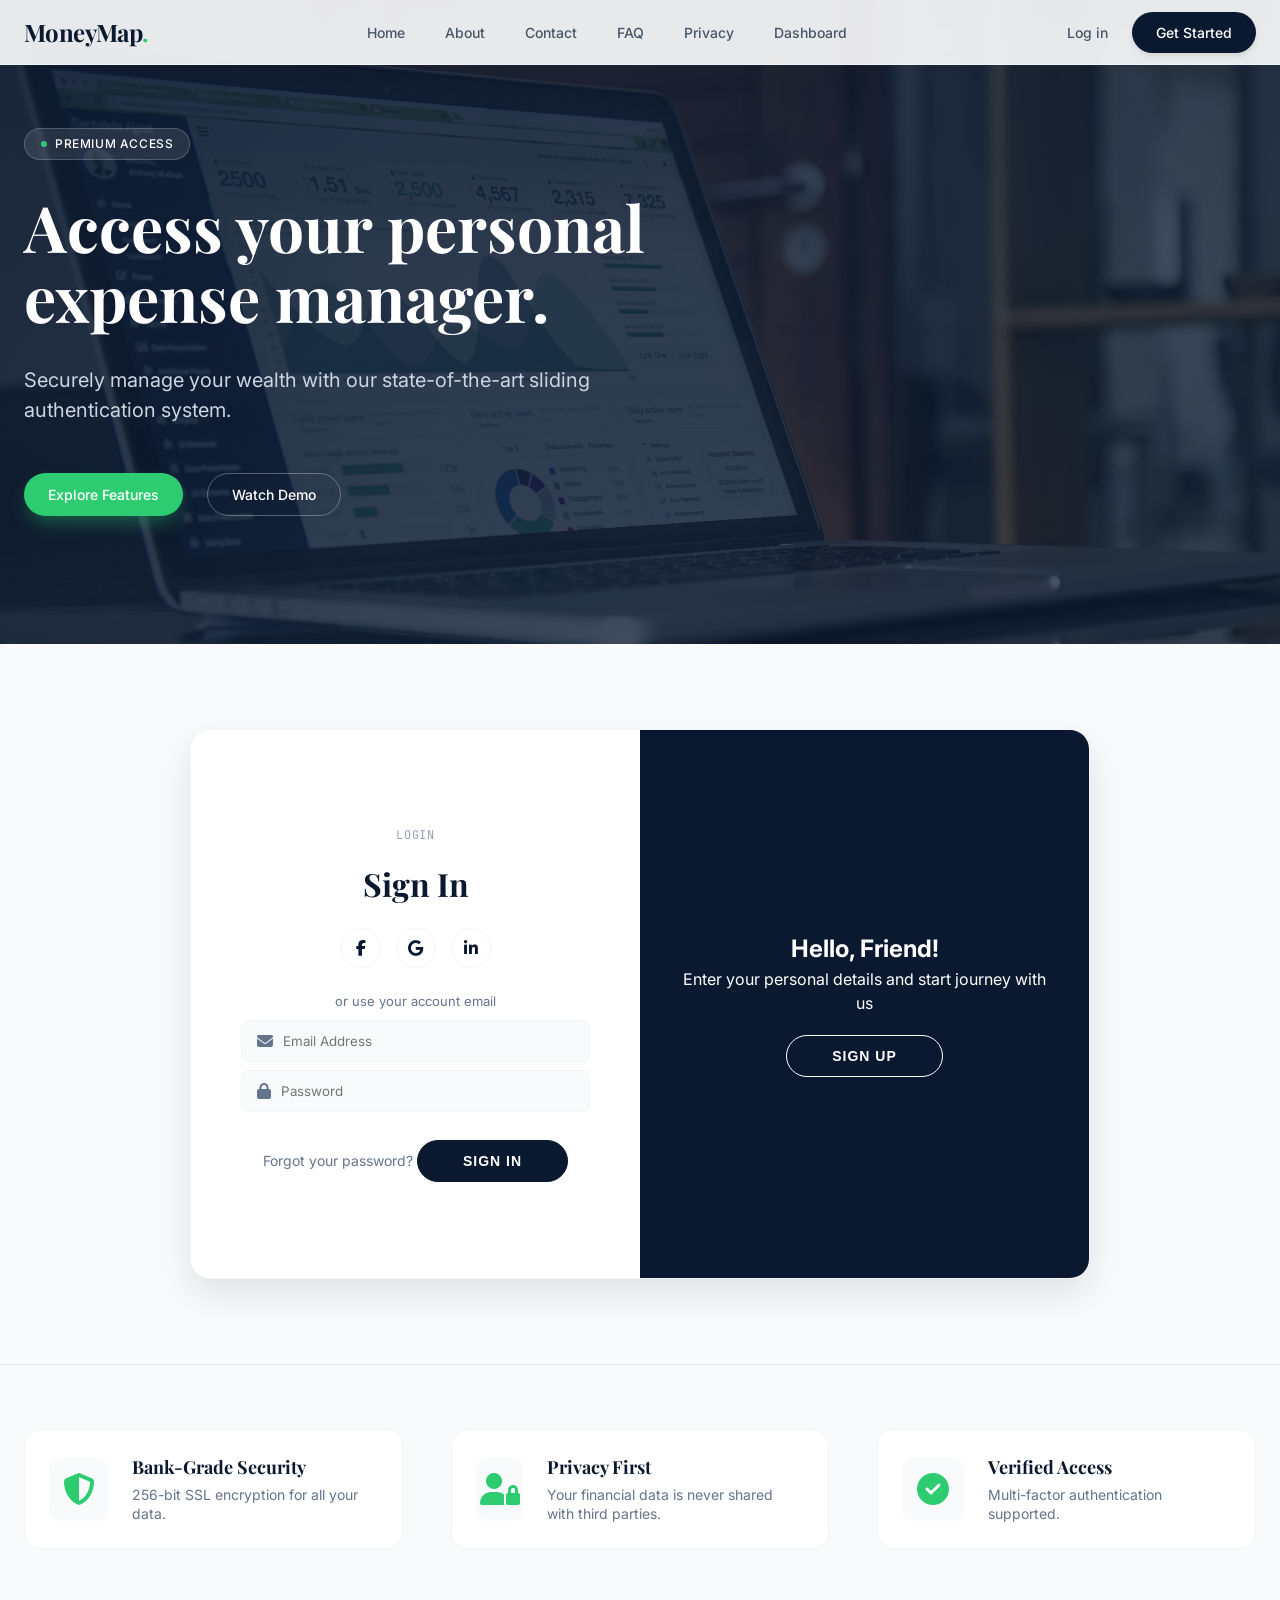
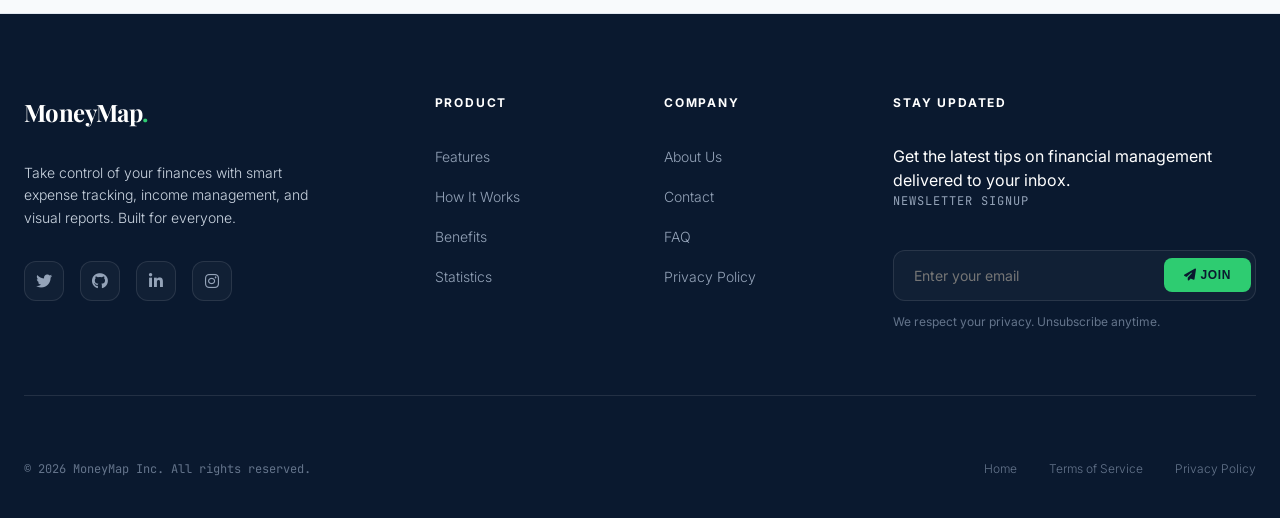
<file: app/report.html>
﻿<!DOCTYPE html>
<html lang="en">

<head>
    
    <meta name="viewport" content="width=device-width, initial-scale=1.0">
    
    <meta name="description" content="MoneyMap helps you track income, expenses, categories, and monthly summaries with a responsive personal finance dashboard.">
    <title>Financial Reports | MoneyMap - Your Financial Concierge</title>
    <!-- Fonts -->
    <link rel="preconnect" href="https://fonts.googleapis.com">
    <link rel="preconnect" href="https://fonts.gstatic.com" crossorigin>
    <link
        href="https://fonts.googleapis.com/css2?family=Inter:wght@300;400;500;600;700;800&family=Playfair+Display:ital,wght@0,400;0,600;0,700;1,400&family=JetBrains+Mono:wght@400;500&display=swap"
        rel="stylesheet">
    <!-- Icons -->
    <link rel="stylesheet" href="https://cdnjs.cloudflare.com/ajax/libs/font-awesome/6.4.0/css/all.min.css">
    <!-- CSS -->
    <link rel="stylesheet" href="../css/style.css">
</head>

<body class="dashboard-body bg-slate-wash report-page">

    <!-- LEFT SIDEBAR -->
    <aside class="dashboard-sidebar">
        <div class="sidebar-header">
            <a href="../index.html" class="logo">
                <i class="fa-solid fa-map-location-dot"></i>
                <span class="logo-text">MoneyMap<span>.</span></span>
            </a>
        </div>

        <nav class="sidebar-nav">
            <a href="dashboard.html" class="sidebar-link" title="Home">
                <i class="fa-solid fa-house"></i>
                <span class="nav-label">Home</span>
            </a>
            <a href="income-list.html" class="sidebar-link" title="Income">
                <i class="fa-solid fa-coins"></i>
                <span class="nav-label">Income</span>
            </a>
            <a href="expense-list.html" class="sidebar-link" title="Expenses">
                <i class="fa-solid fa-receipt"></i>
                <span class="nav-label">Expenses</span>
            </a>
            <a href="categories.html" class="sidebar-link" title="Categories">
                <i class="fa-solid fa-tags"></i>
                <span class="nav-label">Categories</span>
            </a>
            <a href="monthly-summary.html" class="sidebar-link" title="Summary">
                <i class="fa-solid fa-chart-pie"></i>
                <span class="nav-label">Summary</span>
            </a>
            <a href="report.html" class="sidebar-link active" title="Reports">
                <i class="fa-solid fa-file-invoice-dollar"></i>
                <span class="nav-label">Reports</span>
            </a>
            <a href="settings.html" class="sidebar-link" title="Settings">
                <i class="fa-solid fa-gear"></i>
                <span class="nav-label">Settings</span>
            </a>
        </nav>

        <div class="sidebar-footer">
            <a href="../login.html" class="sidebar-link logout-link" title="Logout">
                <i class="fa-solid fa-right-from-bracket"></i>
                <span class="nav-label">Logout</span>
            </a>
        </div>
    </aside>

    <!-- MAIN CONTENT AREA -->
    <main class="dashboard-main">

        <!-- Top Tab Bar & User Profile -->
        <header class="dashboard__topbar no-print">
            <div class="header-left">
                <button id="sidebarToggle" class="sidebar-toggle" title="Toggle Sidebar">
                    <i class="fa-solid fa-bars-staggered"></i>
                </button>
                <div class="tabs-container">
                    <a href="add-expense.html" class="tab-link">Add Expense</a>
                    <a href="add-income.html" class="tab-link">Add Income</a>
                    <a href="expense-list.html" class="tab-link">All Expenses</a>
                    <a href="income-list.html" class="tab-link">All Income</a>
                    <a href="dashboard.html" class="tab-link active">Summary</a>
                </div>
            </div>

            <div class="header-right">
                <div class="user-profile-compact">
                    <div class="user-info">
                        <span class="user-name">Sarah Jenkins</span>
                        <span class="user-role">Member</span>
                    </div>
                </div>
            </div>
        </header>

        <div class="dashboard-content">
            <h1 class="sr-only">Financial Report</h1>

            <!-- Report Header -->
            <div class="section-header reveal row-between section__block-spacing">
                <div>
                    <h2 class="form-card__title">Financial Report
                        <span class="period-label">Annual 2026</span></h2>
                    <p class="form-card__subtitle">Comprehensive overview of yearly fiscal performance.</p>
                </div>
                <button onclick="window.print()" class="btn-primary report__button-print">
                    <i class="fa-solid fa-print icon--leading"></i> Print Report
                </button>
            </div>

            <!-- Yearly Income (Horizontal Bar Chart) -->
            <div class="dashboard-row reveal-delayed">
                <div class="paper-card span-12">
                    <div class="card-header">
                        <h4>Yearly Income Evolution</h4>
                        <span class="card-subtitle">Quarterly income breakdown</span>
                    </div>
                    <div class="report__bars-grid">
                        <!-- Quarter 1 -->
                        <div
                            class="report__quarter-row">
                            <span class="report__quarter-label">Q1
                                2026</span>
                            <div
                                class="report__quarter-track">
                                <div
                                    class="report__quarter-fill-q1">
                                </div>
                            </div>
                            <span class="report__quarter-value">$15,400</span>
                        </div>
                        <!-- Quarter 2 -->
                        <div
                            class="report__quarter-row">
                            <span class="report__quarter-label">Q2
                                2026</span>
                            <div
                                class="report__quarter-track">
                                <div
                                    class="report__quarter-fill-q2">
                                </div>
                            </div>
                            <span class="report__quarter-value">$18,200</span>
                        </div>
                        <!-- Quarter 3 -->
                        <div
                            class="report__quarter-row">
                            <span class="report__quarter-label">Q3
                                2026</span>
                            <div
                                class="report__quarter-track">
                                <div
                                    class="report__quarter-fill-q3">
                                </div>
                            </div>
                            <span class="report__quarter-value">$12,800</span>
                        </div>
                        <!-- Quarter 4 -->
                        <div
                            class="report__quarter-row">
                            <span class="report__quarter-label">Q4
                                2026</span>
                            <div
                                class="report__quarter-track">
                                <div
                                    class="report__quarter-fill-q4">
                                </div>
                            </div>
                            <span class="report__quarter-value">$19,500</span>
                        </div>
                    </div>
                </div>
            </div>

            <!-- Yearly Expenses (SVG Polyline Chart) -->
            <div class="dashboard-row reveal-delayed dashboard__row--two-column">
                <div class="paper-card span-12">
                    <div class="card-header">
                        <h4>Expense Trend Line</h4>
                        <span class="card-subtitle">Monthly expense fluctuations</span>
                    </div>
                    <div class="report__line-chart-wrap">
                        <svg viewBox="0 0 1000 200" class="report__line-chart-svg"
                            preserveAspectRatio="none">
                            <defs>
                                <linearGradient id="lineGrad" x1="0" y1="0" x2="0" y2="1">
                                    <stop offset="0%" stop-color="var(--money-orange)" stop-opacity="0.2" />
                                    <stop offset="100%" stop-color="var(--money-orange)" stop-opacity="0" />
                                </linearGradient>
                            </defs>
                            <!-- Background Grid Lines -->
                            <line x1="0" y1="0" x2="1000" y2="0" stroke="var(--slate-100)" stroke-width="1" />
                            <line x1="0" y1="50" x2="1000" y2="50" stroke="var(--slate-100)" stroke-width="1" />
                            <line x1="0" y1="100" x2="1000" y2="100" stroke="var(--slate-100)" stroke-width="1" />
                            <line x1="0" y1="150" x2="1000" y2="150" stroke="var(--slate-100)" stroke-width="1" />
                            <line x1="0" y1="200" x2="1000" y2="200" stroke="var(--slate-100)" stroke-width="1" />

                            <!-- Area Fill -->
                            <polyline
                                points="0,150 100,120 200,140 300,80 400,100 500,60 600,90 700,50 800,70 900,40 1000,60 1000,200 0,200"
                                fill="url(#lineGrad)" />

                            <!-- Line -->
                            <polyline
                                points="0,150 100,120 200,140 300,80 400,100 500,60 600,90 700,50 800,70 900,40 1000,60"
                                fill="none" stroke="var(--money-orange)" stroke-width="3" stroke-linecap="round"
                                stroke-linejoin="round" />

                            <!-- Points -->
                            <circle cx="0" cy="150" r="4" fill="var(--money-orange)" />
                            <circle cx="500" cy="60" r="4" fill="var(--money-orange)" />
                            <circle cx="1000" cy="60" r="4" fill="var(--money-orange)" />
                        </svg>
                        <!-- Labels -->
                        <div
                            class="report__line-chart-labels">
                            <span>JAN</span>
                            <span>MAR</span>
                            <span>MAY</span>
                            <span>JUL</span>
                            <span>SEP</span>
                            <span>DEC</span>
                        </div>
                    </div>
                </div>
            </div>

        </div>

        <!-- Dashboard Footer -->
        <footer class="dashboard-footer no-print">
            <div class="container row-between">
                <p>&copy; 2026 MoneyMap<span>.</span> All rights reserved.</p>
                <div class="footer-links">
                    <a href="../contact.html">Support</a>
                    <a href="../privacy.html">Privacy</a>
                    <a href="../faq.html">FAQ</a>
                </div>
            </div>
        </footer>
    </main>

    <!-- Scripts -->
    <script src="../js/script.js"></script>
</body>

</html>
</file>
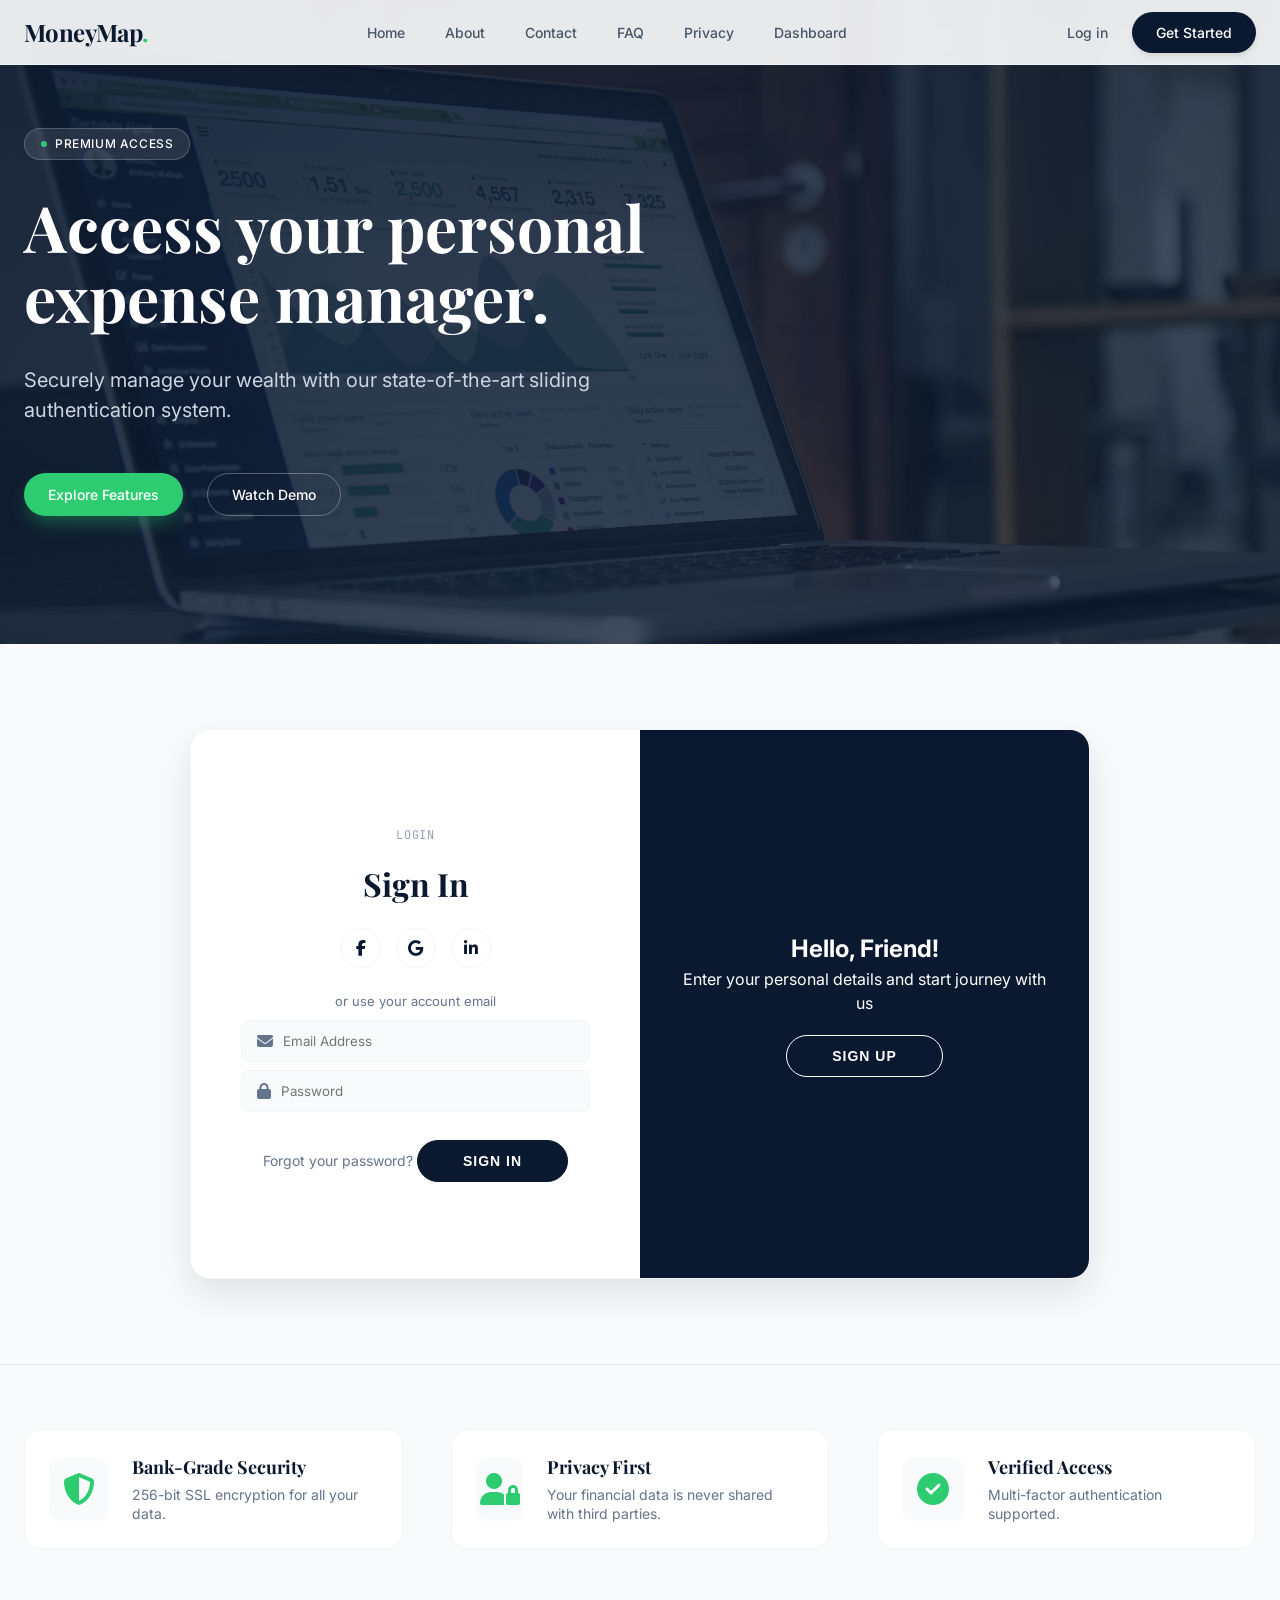
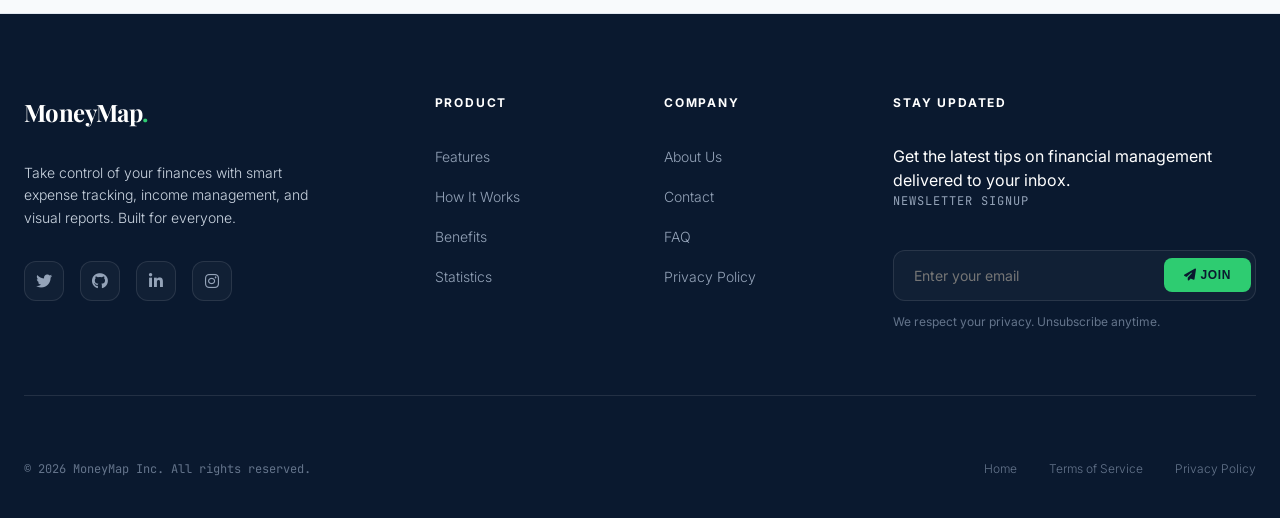
<file: app/settings.html>
﻿<!DOCTYPE html>
<html lang="en">

<head>
    
    <meta name="viewport" content="width=device-width, initial-scale=1.0">
    
    <meta name="description" content="MoneyMap helps you track income, expenses, categories, and monthly summaries with a responsive personal finance dashboard.">
    <title>Account Settings | MoneyMap - Your Financial Concierge</title>
    <!-- Fonts -->
    <link rel="preconnect" href="https://fonts.googleapis.com">
    <link rel="preconnect" href="https://fonts.gstatic.com" crossorigin>
    <link
        href="https://fonts.googleapis.com/css2?family=Inter:wght@300;400;500;600;700;800&family=Playfair+Display:ital,wght@0,400;0,600;0,700;1,400&family=JetBrains+Mono:wght@400;500&display=swap"
        rel="stylesheet">
    <!-- Icons -->
    <link rel="stylesheet" href="https://cdnjs.cloudflare.com/ajax/libs/font-awesome/6.4.0/css/all.min.css">
    <!-- CSS -->
    <link rel="stylesheet" href="../css/style.css">
</head>

<body class="dashboard-body bg-slate-wash">

    <!-- LEFT SIDEBAR -->
    <aside class="dashboard-sidebar">
        <div class="sidebar-header">
            <a href="../index.html" class="logo">
                <i class="fa-solid fa-map-location-dot"></i>
                <span class="logo-text">MoneyMap<span>.</span></span>
            </a>
        </div>

        <nav class="sidebar-nav">
            <a href="dashboard.html" class="sidebar-link" title="Home">
                <i class="fa-solid fa-house"></i>
                <span class="nav-label">Home</span>
            </a>
            <a href="income-list.html" class="sidebar-link" title="Income">
                <i class="fa-solid fa-coins"></i>
                <span class="nav-label">Income</span>
            </a>
            <a href="expense-list.html" class="sidebar-link" title="Expenses">
                <i class="fa-solid fa-receipt"></i>
                <span class="nav-label">Expenses</span>
            </a>
            <a href="categories.html" class="sidebar-link" title="Categories">
                <i class="fa-solid fa-tags"></i>
                <span class="nav-label">Categories</span>
            </a>
            <a href="monthly-summary.html" class="sidebar-link" title="Summary">
                <i class="fa-solid fa-chart-pie"></i>
                <span class="nav-label">Summary</span>
            </a>
            <a href="report.html" class="sidebar-link" title="Reports">
                <i class="fa-solid fa-file-invoice-dollar"></i>
                <span class="nav-label">Reports</span>
            </a>
            <a href="settings.html" class="sidebar-link active" title="Settings">
                <i class="fa-solid fa-gear"></i>
                <span class="nav-label">Settings</span>
            </a>
        </nav>

        <div class="sidebar-footer">
            <a href="../login.html" class="sidebar-link logout-link" title="Logout">
                <i class="fa-solid fa-right-from-bracket"></i>
                <span class="nav-label">Logout</span>
            </a>
        </div>
    </aside>

    <!-- MAIN CONTENT AREA -->
    <main class="dashboard-main">

        <!-- Top Tab Bar & User Profile -->
        <header class="dashboard__topbar">
            <div class="header-left">
                <button id="sidebarToggle" class="sidebar-toggle" title="Toggle Sidebar">
                    <i class="fa-solid fa-bars-staggered"></i>
                </button>
                <div class="tabs-container">
                    <a href="add-expense.html" class="tab-link">Add Expense</a>
                    <a href="add-income.html" class="tab-link">Add Income</a>
                    <a href="dashboard.html" class="tab-link">Summary</a>
                    <a href="settings.html" class="tab-link active">Settings</a>
                </div>
            </div>

            <div class="header-right">
                <div class="user-profile-compact">
                    <div class="user-info">
                        <span class="user-name">Sarah Jenkins</span>
                        <span class="user-role">Member</span>
                    </div>
                </div>
            </div>
        </header>

        <div class="dashboard-content">
            <h1 class="sr-only">Settings</h1>

            <!-- Settings Header -->
            <div class="section-header reveal section__block-spacing">
                <h2 class="form-card__title">Account Settings</h2>
                <p class="form-card__subtitle">Manage your profile, preferences, and data security.</p>
            </div>

            <div class="dashboard-row reveal-delayed settings-layout">
                <!-- Profile Photo Card -->
                <div class="paper-card span-4 profile-side-card settings__profile-panel">
                    <div class="settings__avatar-wrap">
                        <img src="../assets/user-sarah.webp" alt="Profile Photo" id="profile-avatar"
                            class="settings__profile-avatar">
                        <button class="icon-btn" type="button" id="profile-camera-btn"
                            class="settings__button-avatar-edit">
                            <i class="fa-solid fa-camera"></i>
                        </button>
                    </div>
                    <h4 id="profile-display-name" class="settings__profile-name">Sarah Jenkins</h4>
                    <span id="profile-member-since" class="pagination__note">Member since Jan 2025</span>
                    <hr class="settings__profile-divider">
                    <div class="settings__profile-actions">
                        <button class="btn-outline-sm" id="upload-photo-btn" type="button" class="settings__button-upload">Upload New Photo</button>
                        <button class="btn-outline-sm" id="remove-photo-btn" type="button"
                            class="settings__button-remove">Remove
                            Photo</button>
                        <input type="file" id="profile-photo-input" accept="image/png,image/jpeg,image/webp" hidden>
                    </div>
                </div>

                <!-- Account Detail Form -->
                <div class="paper-card span-8 settings__main-panel">
                    <h4>Personal Information</h4>
                    <span class="card-subtitle">Update your profile details and contact info</span>

                    <form id="settings-form"
                        class="settings__profile-form">
                        <fieldset class="form-fieldset">
                            <legend class="form-legend">Profile Settings</legend>
                        <div class="form-group">
                            <label
                                class="form__label-inline">Full
                                Name</label>
                            <input type="text" id="user-fullname" value="Sarah Jenkins"
                                class="form__input-control">
                        </div>
                        <div class="form-group">
                            <label
                                class="form__label-inline">Email
                                Address</label>
                            <input type="email" id="user-email" value="sarah.jenkins@example.com"
                                class="form__input-control">
                        </div>
                        <div class="form-group">
                            <label
                                class="form__label-inline">Currency</label>
                            <select id="user-currency"
                                class="form__input-control">
                                <option value="USD">USD - US Dollar</option>
                                <option value="EUR">EUR - Euro</option>
                                <option value="GBP">GBP - British Pound</option>
                            </select>
                        </div>
                        <div class="form-group">
                            <label
                                class="form__label-inline">Occupation</label>
                            <input type="text" id="user-occupation" value="Product Designer"
                                class="form__input-control">
                        </div>
                        </fieldset>
                    </form>

                    <h4 class="settings__preferences-title">Site Preferences</h4>
                    <span class="card-subtitle">Customize your visual and notification experience</span>

                    <div class="report__bars-grid">
                        <div class="row--between-center">
                            <div>
                                <span class="settings__preference-label">Dark Mode</span>
                                <span class="meta__caption">Switch to a darker visual
                                    theme</span>
                            </div>
                            <label class="switch settings__toggle-switch">
                                <input type="checkbox" id="dark-mode-toggle" class="settings__toggle-input">
                                <span
                                    class="settings__toggle-track-off">
                                    <span
                                        class="settings__toggle-knob-off"></span>
                                </span>
                            </label>
                        </div>
                        <div class="row--between-center">
                            <div>
                                <span class="settings__preference-label">Email
                                    Notifications</span>
                                <span class="meta__caption">Receive weekly summary
                                    reports</span>
                            </div>
                            <label class="switch settings__toggle-switch">
                                <input type="checkbox" id="email-notifications-toggle" checked class="settings__toggle-input">
                                <span
                                    class="settings__toggle-track-on">
                                    <span
                                        class="settings__toggle-knob-on"></span>
                                </span>
                            </label>
                        </div>
                    </div>

                    <h4 class="profile-section-title">Security</h4>
                    <span class="card-subtitle">Keep your account secure by updating your password</span>
                    <div class="profile-security-grid">
                        <div class="form-group">
                            <label for="current-password" class="form__label-inline">Current Password</label>
                            <input type="password" id="current-password" class="form__input-control" placeholder="Enter current password">
                        </div>
                        <div class="form-group">
                            <label for="new-password" class="form__label-inline">New Password</label>
                            <input type="password" id="new-password" class="form__input-control" placeholder="At least 8 characters">
                        </div>
                        <div class="form-group">
                            <label for="confirm-password" class="form__label-inline">Confirm Password</label>
                            <input type="password" id="confirm-password" class="form__input-control" placeholder="Repeat new password">
                        </div>
                        <div class="profile-security-actions">
                            <button class="btn-outline-sm" id="change-password-btn" type="button">Update Password</button>
                        </div>
                    </div>

                    <h4 class="profile-section-title">Account Actions</h4>
                    <span class="card-subtitle">Advanced actions for your account and data</span>
                    <div class="profile-danger-zone">
                        <p>This permanently deletes your profile and all your local data for this account.</p>
                        <button class="btn-outline-sm btn-danger-outline" id="delete-account-btn" type="button">
                            <i class="fa-solid fa-trash"></i> Delete Account
                        </button>
                    </div>

                    <div class="settings__form-actions">
                        <button class="btn-outline-sm" id="cancel-settings-btn" type="button">Cancel</button>
                        <button class="btn-primary" id="save-settings-btn" type="button"
                            class="settings__button-save">Save All
                            Changes</button>
                    </div>
                </div>
            </div>

        </div>

        <!-- Dashboard Footer -->
        <footer class="dashboard-footer">
            <div class="container row-between">
                <p>&copy; 2026 MoneyMap<span>.</span> All rights reserved.</p>
                <div class="footer-links">
                    <a href="../contact.html">Support</a>
                    <a href="../privacy.html">Privacy</a>
                    <a href="../faq.html">FAQ</a>
                </div>
            </div>
        </footer>
    </main>

    <!-- Success Toast (Visual Demo) -->
    <div class="toast"
        id="successToast">
        <i class="fa-solid fa-circle-check"></i>
        <span class="toast__text">Settings saved successfully!</span>
    </div>

    <!-- Scripts -->
    <script src="../js/script.js"></script>
</body>

</html>
</file>
<file: css/style.css>
﻿/* MoneyMap Design System & Style */
:root {
    /* Colors */
    --money-green: #2ECC71;
    --money-orange: #E67E22;
    --navy: #0A192F;
    --slate-wash: #F8FAFC;
    --royal-blue: #3B82F6;
    --blue-600: #3B82F6;
    --emerald-400: #34d399;
    --emerald-500: #10b981;
    --emerald-600: #059669;
    --slate-50: #f8fafc;
    --slate-100: #f1f5f9;
    --slate-200: #e2e8f0;
    --slate-300: #cbd5e1;
    --slate-400: #94a3b8;
    --slate-500: #64748b;
    --slate-600: #475569;
    --slate-700: #334155;
    --slate-800: #1e293b;
    --slate-900: #0f172a;
    --navy-opaque: rgba(10, 25, 47, 0.9);
    --navy-glass: rgba(10, 25, 47, 0.7);

    /* Primary & Secondary Identity (Phase 12) */
    --primary: var(--navy);
    --secondary: var(--money-green);
    --accent: var(--royal-blue);
    --danger: #FF4757;

    /* Fonts */
    --font-sans: 'Inter', system-ui, -apple-system, sans-serif;
    --font-serif: 'Playfair Display', serif;
    --font-display: 'Playfair Display', serif;
    --font-mono: 'JetBrains Mono', monospace;

    /* Transitions */
    --transition-base: all 0.25s ease;
    --transition-slow: all 0.5s ease;

    /* Semantic Theme Variables (Default Light) */
    --body-bg: var(--slate-wash);
    --card-bg: #ffffff;
    --text-primary: var(--navy);
    --text-secondary: var(--slate-500);
    --border-subtle: var(--slate-100);
    --card-shadow: 0 10px 15px -3px rgba(10, 25, 47, 0.03);
}

.dark-theme {
    --body-bg: #0f172a;
    /* slate-900 */
    --card-bg: #1e293b;
    /* slate-800 */
    --text-primary: #f1f5f9;
    /* slate-100 */
    --text-secondary: #94a3b8;
    /* slate-400 */
    --border-subtle: #334155;
    /* slate-700 */
    --card-shadow: 0 20px 25px -5px rgba(0, 0, 0, 0.3);

    /* Override core brand colors if needed for legibility */
    --navy: #f1f5f9;
    --slate-wash: #0f172a;
    --slate-50: #0b1220;
    --slate-100: #1f2937;
    --slate-200: #334155;
    --slate-300: #475569;
    --slate-700: #cbd5e1;
    --slate-600: #94a3b8;
    --slate-500: #94a3b8;
}

/* Global Utilities & Microinteractions */
.paper-card {
    background: var(--card-bg);
    border: 1px solid var(--border-subtle);
    border-radius: 20px;
    box-shadow: var(--card-shadow);
    transition: all 0.4s cubic-bezier(0.175, 0.885, 0.32, 1.275);
    position: relative;
    overflow: hidden;
}

.paper-card:hover {
    transform: translateY(-8px) scale(1.01);
    box-shadow:
        0 20px 25px -5px rgba(10, 25, 47, 0.1),
        0 10px 10px -5px rgba(10, 25, 47, 0.04),
        0 0 0 1px rgba(37, 99, 235, 0.1);
    /* Subtle blue glow on hover */
    border-color: rgba(37, 99, 235, 0.1);
}

/* Remove flat colored toppers */
.paper-card::before {
    display: none !important;
}

/* Scroll Reveal Base */
.reveal {
    opacity: 0;
    transform: translateY(30px);
    transition: opacity 0.8s ease-out, transform 0.8s ease-out;
}

.reveal.active {
    opacity: 1;
    transform: translateY(0);
}

.reveal-delayed {
    opacity: 0;
    transform: translateY(30px);
    transition: opacity 0.8s ease-out 0.2s, transform 0.8s ease-out 0.2s;
}

.reveal-delayed.active {
    opacity: 1;
    transform: translateY(0);
}

/* Image Hover Zoom */
.hover-zoom {
    overflow: hidden;
}

.hover-zoom img {
    transition: transform 0.6s ease;
}

.hover-zoom:hover img {
    transform: scale(1.05);
}

/* Reset & Base */
*,
*::after,
*::before {
    box-sizing: border-box;
    margin: 0;
    padding: 0;
}

html {
    scroll-behavior: smooth;
    font-size: 16px;
}

body {
    font-family: var(--font-sans);
    background-color: var(--body-bg);
    color: var(--text-secondary);
    line-height: 1.5;
    -webkit-font-smoothing: antialiased;
    transition: background-color 0.4s ease, color 0.4s ease;
}

/* Layout Containers */
.container {
    width: 100%;
    max-width: 1280px;
    margin: 0 auto;
    padding: 0 1.5rem;
}

/* Header & Navigation */
.header {
    position: fixed;
    top: 0;
    left: 0;
    right: 0;
    z-index: 50;
    background: rgba(255, 255, 255, 0.9);
    backdrop-filter: blur(12px);
    border-bottom: 1px solid var(--slate-100);
    transition: var(--transition-base);
}

.header-inner {
    height: 64px;
    display: flex;
    justify-content: space-between;
    align-items: center;
}

.logo {
    font-family: var(--font-serif);
    font-size: 1.5rem;
    font-weight: 700;
    color: var(--navy);
    letter-spacing: -0.025em;
    text-decoration: none;
}

.logo span {
    color: var(--money-green);
}

.nav-desktop {
    display: none;
    gap: 2.5rem;
}

@media (min-width: 768px) {
    .nav-desktop {
        display: flex;
    }
}

.nav-link {
    font-size: 0.875rem;
    font-weight: 500;
    color: var(--slate-600);
    text-decoration: none;
    transition: var(--transition-base);
    position: relative;
    padding: 0.5rem 0;
}

.nav-link:hover {
    color: var(--navy);
}

.nav-link::after {
    content: '';
    position: absolute;
    bottom: -4px;
    left: 0;
    width: 0;
    height: 2px;
    background: var(--money-green);
    transition: var(--transition-base);
}

.nav-link:hover::after,
.nav-link.active::after {
    width: 100%;
}

.header-actions {
    display: flex;
    align-items: center;
    gap: 1.5rem;
}

.btn-login {
    display: none;
    font-size: 0.875rem;
    font-weight: 500;
    color: var(--slate-600);
    text-decoration: none;
}

@media (min-width: 640px) {
    .btn-login {
        display: inline-block;
    }
}

.btn-primary {
    display: inline-flex;
    align-items: center;
    justify-content: center;
    padding: 0.625rem 1.5rem;
    font-size: 0.875rem;
    font-weight: 500;
    color: #fff;
    background: var(--navy);
    border-radius: 9999px;
    text-decoration: none;
    box-shadow: 0 4px 6px -1px rgba(0, 0, 0, 0.1);
    transition: var(--transition-base);
}

.btn-primary:hover {
    background: var(--slate-800);
    transform: translateY(-2px);
    box-shadow: 0 10px 20px -5px rgba(0, 0, 0, 0.15);
}

.btn-outline {
    display: inline-flex;
    align-items: center;
    justify-content: center;
    padding: 0.625rem 1.5rem;
    font-size: 0.875rem;
    font-weight: 500;
    color: var(--slate-700);
    background: transparent;
    border: 1px solid var(--slate-200);

    @media print {

        .report-page .dashboard-sidebar,
        .report-page .dashboard__topbar,
        .report-page .btn-primary,
        .report-page .no-print {
            display: none !important;
        }

        .report-page .dashboard-main {
            margin: 0 !important;
            padding: 0 !important;
        }

        .report-page .paper-card {
            box-shadow: none !important;
            border: 1px solid #eee !important;
        }
    }

    border-radius: 9999px;
    text-decoration: none;
    transition: var(--transition-base);
}

.btn-outline:hover {
    background: var(--slate-50);
    border-color: var(--slate-300);
    transform: translateY(-2px);
    box-shadow: 0 4px 12px rgba(0, 0, 0, 0.05);
}

/* Nav Dropdown */
.nav-dropdown {
    position: relative;
}

.dropdown-trigger {
    display: inline-flex;
    align-items: center;
    gap: 0.35rem;
    cursor: pointer;
}

.dropdown-arrow {
    font-size: 0.6rem;
    transition: transform 0.3s ease;
}

.nav-dropdown:hover .dropdown-arrow {
    transform: rotate(180deg);
}

.dropdown-menu {
    position: absolute;
    top: calc(100% + 0.75rem);
    left: 50%;
    transform: translateX(-50%) translateY(8px);
    background: #fff;
    border: 1px solid var(--slate-100);
    border-radius: 12px;
    padding: 0.5rem;
    min-width: 180px;
    box-shadow: 0 20px 40px rgba(0, 0, 0, 0.08);
    opacity: 0;
    visibility: hidden;
    transition: all 0.25s ease;
    z-index: 100;
}

.nav-dropdown:hover .dropdown-menu {
    opacity: 1;
    visibility: visible;
    transform: translateX(-50%) translateY(0);
}

.dropdown-item {
    display: block;
    padding: 0.625rem 1rem;
    font-size: 0.875rem;
    color: var(--slate-600);
    text-decoration: none;
    border-radius: 8px;
    transition: var(--transition-base);
}

.dropdown-item:hover {
    background: var(--slate-50);
    color: var(--navy);
}

/* Hero Section */
.hero {
    position: relative;
    padding: 8rem 0 5rem 0;
    background: #fff;
    overflow: hidden;
}

.hero-badge {
    display: inline-flex;
    align-items: center;
    gap: 0.5rem;
    padding: 0.375rem 1rem;
    background: var(--slate-50);
    border: 1px solid var(--slate-100);
    border-radius: 9999px;
    font-size: 0.75rem;
    font-weight: 500;
    text-transform: uppercase;
    letter-spacing: 0.05em;
    margin-bottom: 2rem;
}

.hero-dot {
    width: 6px;
    height: 6px;
    background: var(--money-green);
    border-radius: 50%;
    animation: pulse 2s infinite;
}

.hero-grid {
    display: grid;
    grid-template-columns: 1fr;
    gap: 3rem;
    align-items: center;
}

@media (min-width: 1024px) {
    .hero-grid {
        grid-template-columns: 1fr 1fr;
        gap: 4rem;
    }
}

.hero-content {
    text-align: left;
}

.hero-title {
    font-family: var(--font-serif);
    font-size: clamp(2.5rem, 6vw, 4.5rem);
    font-weight: 700;
    color: var(--navy);
    line-height: 1.1;
    margin-bottom: 1.5rem;
    letter-spacing: -0.02em;
}

.hero-title span.italic {
    font-style: italic;
    color: var(--money-green);
}

.hero-desc {
    max-width: 32rem;
    margin-bottom: 2.5rem;
    font-size: 1.125rem;
    color: var(--slate-500);
    font-weight: 300;
    line-height: 1.7;
}

.hero-actions {
    display: flex;
    flex-wrap: wrap;
    gap: 1rem;
    margin-bottom: 2.5rem;
}

.btn-hero-primary {
    display: inline-flex;
    align-items: center;
    gap: 0.5rem;
    padding: 1rem 2rem;
    background: var(--money-green);
    color: #fff;
    border-radius: 9999px;
    font-weight: 600;
    text-decoration: none;
    box-shadow: 0 10px 25px -5px rgba(46, 204, 113, 0.3);
    transition: var(--transition-base);
}

.btn-hero-primary:hover {
    background: var(--emerald-500);
    transform: translateY(-2px);
    box-shadow: 0 20px 35px -5px rgba(46, 204, 113, 0.4);
}

.btn-hero-outline {
    display: inline-flex;
    align-items: center;
    gap: 0.5rem;
    padding: 1rem 2rem;
    background: transparent;
    border: 2px solid var(--slate-200);
    color: var(--navy);
    border-radius: 9999px;
    font-weight: 600;
    text-decoration: none;
    transition: var(--transition-base);
}

.btn-hero-outline:hover {
    background: var(--slate-50);
    border-color: var(--navy);
    transform: translateY(-2px);
}

/* Hero Trust */
.hero-trust {
    display: flex;
    align-items: center;
    gap: 1rem;
}

.trust-avatars {
    display: flex;
}

.trust-avatar {
    width: 36px;
    height: 36px;
    border-radius: 50%;
    object-fit: cover;
    border: 2px solid #fff;
    margin-left: -10px;
    box-shadow: 0 2px 8px rgba(0, 0, 0, 0.1);
}

.trust-avatar:first-child {
    margin-left: 0;
}

.trust-text {
    font-size: 0.875rem;
    color: var(--slate-500);
}

/* Hero Image */
.hero-image-wrap {
    position: relative;
}

.hero-image {
    width: 100%;
    height: auto;
    border-radius: 20px;
    box-shadow: 0 30px 60px rgba(0, 0, 0, 0.12);
    object-fit: cover;
}

.hero-float-card {
    position: absolute;
    background: #fff;
    padding: 1rem 1.25rem;
    border-radius: 16px;
    box-shadow: 0 15px 40px rgba(0, 0, 0, 0.12);
    display: flex;
    align-items: center;
    gap: 0.75rem;
    border: 1px solid var(--slate-100);
    z-index: 10;
}

.hero-float-card.float-card-1 {
    top: 10%;
    left: -8%;
    animation: float1 5s ease-in-out infinite;
}

.hero-float-card.float-card-2 {
    bottom: 10%;
    right: -5%;
    animation: float2 6s ease-in-out infinite;
}

.card-icon {
    width: 42px;
    height: 42px;
    border-radius: 12px;
    display: flex;
    align-items: center;
    justify-content: center;
    font-size: 1rem;
}

.card-icon.green {
    background: rgba(46, 204, 113, 0.12);
    color: var(--money-green);
}

.card-icon.blue {
    background: rgba(59, 130, 246, 0.12);
    color: var(--royal-blue);
}

.card-info {
    display: flex;
    flex-direction: column;
    gap: 2px;
}

.card-info .label {
    font-size: 0.75rem;
    color: var(--slate-400);
    text-transform: uppercase;
    letter-spacing: 0.03em;
}

.card-info .value {
    font-size: 1.1rem;
    font-weight: 700;
    font-family: var(--font-mono);
    color: var(--navy);
}

@media (max-width: 1024px) {
    .hero-float-card {
        display: none;
    }
}

/* Animations */
@keyframes float1 {

    0%,
    100% {
        transform: translateY(0) translateX(0);
    }

    50% {
        transform: translateY(-20px) translateX(10px);
    }
}

@keyframes float2 {

    0%,
    100% {
        transform: translateY(0) scale(1);
    }

    50% {
        transform: translateY(15px) scale(1.02);
    }
}

@keyframes pulse {
    0% {
        opacity: 1;
    }

    50% {
        opacity: 0.3;
    }

    100% {
        opacity: 1;
    }
}

/* Section Utilities */
.section-header {
    text-align: center;
    margin-bottom: 4rem;
    position: relative;
    padding: 2rem;
    background-image: url("data:image/svg+xml,%3Csvg width='60' height='60' viewBox='0 0 60 60' xmlns='http://www.w3.org/2000/svg'%3E%3Cg fill='none' fill-rule='evenodd'%3E%3Cg fill='%232563eb' fill-opacity='0.03'%3E%3Cpath d='M36 34v-4h-2v4h-4v2h4v4h2v-4h4v-2h-4zm0-30V0h-2v4h-4v2h4v4h2v-4h4V4h-4zM6 34v-4H4v4H0v2h4v4h2v-4h4v-2H6zM6 4V0H4v4H0v2h4v4h2v-4h4V4H6z'/%3E%3C/g%3E%3C/g%3E%3C/svg%3E");
    border-radius: 24px;
}

.section-header.left-aligned {
    text-align: left;
}

.section-badge {
    display: block;
    color: var(--money-green);
    font-family: var(--font-mono);
    font-size: 0.8rem;
    text-transform: uppercase;
    letter-spacing: 0.2em;
    margin-bottom: 1rem;
}

.section-title {
    font-family: var(--font-serif);
    font-size: clamp(2rem, 5vw, 3rem);
    color: var(--navy);
    line-height: 1.2;
    margin-bottom: 1rem;
}

.section-subtitle {
    font-size: 1.125rem;
    color: var(--slate-500);
    font-weight: 300;
    max-width: 36rem;
    margin: 0 auto;
    line-height: 1.6;
}

.section-header.left-aligned .section-subtitle {
    margin: 0;
}

/* ============================================ */
/* Features Section v2 (Image Cards)            */
/* ============================================ */
.features {
    padding: 6rem 0;
    background: var(--slate-wash);
}

.features-grid {
    display: grid;
    grid-template-columns: 1fr;
    gap: 2rem;
}

@media (min-width: 640px) {
    .features-grid {
        grid-template-columns: repeat(2, 1fr);
    }
}

.feature-card-v2 {
    background: #fff;
    border-radius: 16px;
    overflow: hidden;
    border: 1px solid var(--slate-100);
    box-shadow: 0 4px 6px rgba(0, 0, 0, 0.02);
    transition: var(--transition-slow);
}

.feature-card-v2:hover {
    transform: translateY(-6px);
    box-shadow: 0 20px 40px rgba(0, 0, 0, 0.08);
}

.feature-card-image {
    position: relative;
    height: 200px;
    overflow: hidden;
}

.feature-card-image img {
    width: 100%;
    height: 100%;
    object-fit: cover;
    transition: transform 0.6s ease;
}

.feature-card-v2:hover .feature-card-image img {
    transform: scale(1.05);
}

.feature-card-overlay {
    position: absolute;
    inset: 0;
    background: linear-gradient(to bottom, transparent 60%, rgba(10, 25, 47, 0.05));
}

.feature-card-body {
    padding: 2rem;
}

.feature-icon-wrap {
    width: 3rem;
    height: 3rem;
    background: var(--slate-50);
    border-radius: 12px;
    display: flex;
    align-items: center;
    justify-content: center;
    margin-bottom: 1.25rem;
    transition: var(--transition-base);
}

.feature-card-v2:hover .feature-icon-wrap {
    background: var(--navy);
}

.feature-icon-wrap i {
    color: var(--navy);
    font-size: 1.25rem;
    transition: var(--transition-base);
}

.feature-card-v2:hover .feature-icon-wrap i {
    color: #fff;
}

.feature-card-body h3 {
    font-family: var(--font-serif);
    font-size: 1.25rem;
    color: var(--navy);
    margin-bottom: 0.75rem;
}

.feature-card-body p {
    font-size: 0.9rem;
    color: var(--slate-500);
    line-height: 1.7;
}

/* ============================================ */
/* How It Works (Side-by-side Layout)           */
/* ============================================ */
.how {
    padding: 6rem 0;
    background: #fff;
}

.how-layout {
    display: grid;
    grid-template-columns: 1fr;
    gap: 3rem;
    align-items: center;
}

@media (min-width: 768px) {
    .how-layout {
        grid-template-columns: 1fr 1fr;
        gap: 5rem;
    }
}

.how-image-side {
    position: relative;
}

.how-main-image {
    width: 100%;
    height: auto;
    border-radius: 20px;
    object-fit: cover;
    box-shadow: 0 20px 50px rgba(0, 0, 0, 0.1);
}

.steps-list {
    display: flex;
    flex-direction: column;
    gap: 2rem;
    margin-top: 2rem;
}

.step-item {
    display: flex;
    align-items: flex-start;
    gap: 1.25rem;
    padding: 1.5rem;
    border-radius: 16px;
    border: 1px solid transparent;
    transition: var(--transition-base);
}

.step-item:hover {
    background: var(--slate-50);
    border-color: var(--slate-100);
}

.step-num {
    min-width: 3rem;
    height: 3rem;
    background: var(--slate-50);
    border: 1px solid var(--slate-200);
    border-radius: 50%;
    display: flex;
    align-items: center;
    justify-content: center;
    font-family: var(--font-serif);
    font-size: 1.25rem;
    font-style: italic;
    color: var(--navy);
    transition: var(--transition-base);
}

.step-item:hover .step-num {
    background: var(--money-green);
    border-color: var(--money-green);
    color: #fff;
    box-shadow: 0 8px 20px rgba(46, 204, 113, 0.25);
}

.step-content h3 {
    font-size: 1.1rem;
    font-weight: 600;
    color: var(--navy);
    margin-bottom: 0.4rem;
}

.step-content p {
    font-size: 0.9rem;
    color: var(--slate-500);
    line-height: 1.6;
}

/* ============================================ */
/* Benefits Section                             */
/* ============================================ */
.benefits {
    padding: 6rem 0;
    background: var(--slate-wash);
}

.benefits-grid {
    display: grid;
    grid-template-columns: 1fr;
    gap: 2rem;
}

@media (min-width: 640px) {
    .benefits-grid {
        grid-template-columns: repeat(2, 1fr);
    }
}

.benefit-card {
    background: #fff;
    border-radius: 16px;
    overflow: hidden;
    border: 1px solid var(--slate-100);
    transition: var(--transition-slow);
}

.benefit-card:hover {
    transform: translateY(-6px);
    box-shadow: 0 20px 40px rgba(0, 0, 0, 0.08);
}

.benefit-image-wrap {
    height: 180px;
    overflow: hidden;
}

.benefit-image-wrap img {
    width: 100%;
    height: 100%;
    object-fit: cover;
    transition: transform 0.6s ease;
}

.benefit-card:hover .benefit-image-wrap img {
    transform: scale(1.05);
}

.benefit-body {
    padding: 2rem;
}

.benefit-icon {
    width: 2.75rem;
    height: 2.75rem;
    background: rgba(46, 204, 113, 0.1);
    border-radius: 12px;
    display: flex;
    align-items: center;
    justify-content: center;
    color: var(--money-green);
    font-size: 1.1rem;
    margin-bottom: 1rem;
    transition: var(--transition-base);
}

.benefit-card:hover .benefit-icon {
    background: var(--money-green);
    color: #fff;
}

.benefit-body h3 {
    font-family: var(--font-serif);
    font-size: 1.15rem;
    color: var(--navy);
    margin-bottom: 0.5rem;
}

.benefit-body p {
    font-size: 0.875rem;
    color: var(--slate-500);
    line-height: 1.7;
}

/* ============================================ */
/* Statistics Section                           */
/* ============================================ */
.statistics {
    position: relative;
    padding: 6rem 0;
    background: var(--navy);
    overflow: hidden;
}

.stats-bg-overlay {
    position: absolute;
    inset: 0;
    background: url('../assets/stats-bg.jpg') center/cover no-repeat;
    opacity: 0.08;
}

.section-header.light {
    position: relative;
    z-index: 1;
}

.section-badge.light {
    color: var(--emerald-400);
}

.section-title.light {
    color: #fff;
}

/* Dark hero overrides for public pages using statistics-style hero sections */
.statistics.hero__section .hero__header {
    position: relative;
    z-index: 1;
    margin-bottom: 0;
    padding: 0;
    background: none;
}

.statistics.hero__section .hero__badge--compact {
    color: var(--emerald-400);
}

.statistics.hero__section .hero__heading--lg {
    color: #fff;
}

.statistics.hero__section .hero__subtitle {
    color: var(--slate-200);
}

.stats-grid {
    display: grid;
    grid-template-columns: 1fr 1fr;
    gap: 2rem;
    position: relative;
    z-index: 1;
}

@media (min-width: 768px) {
    .stats-grid {
        grid-template-columns: repeat(4, 1fr);
    }
}

.stat-card {
    text-align: center;
    padding: 2rem 1rem;
    border-radius: 16px;
    background: rgba(255, 255, 255, 0.05);
    border: 1px solid rgba(255, 255, 255, 0.08);
    transition: var(--transition-base);
}

.stat-card:hover {
    background: rgba(255, 255, 255, 0.1);
    transform: translateY(-4px);
}

.stat-icon {
    font-size: 1.75rem;
    color: var(--money-green);
    margin-bottom: 1rem;
}

.stat-number {
    font-family: var(--font-mono);
    font-size: clamp(2rem, 4vw, 2.75rem);
    font-weight: 700;
    color: #fff;
    margin-bottom: 0.5rem;
}

.stat-label {
    font-size: 0.8rem;
    color: var(--slate-400);
    text-transform: uppercase;
    letter-spacing: 0.08em;
}


/* Testimonials */
.testimonials {
    padding: 6rem 0;
    background: var(--slate-wash);
    overflow: hidden;
}

.testimonials-carousel {
    max-width: 900px;
    margin: 0 auto;
}

.testimonials-track {
    display: flex;
    gap: 2rem;
    transition: transform 0.6s cubic-bezier(0.23, 1, 0.32, 1);
    will-change: transform;
}

.testimonial-card {
    flex: 0 0 100%;
    background: #fff;
    border: 1px solid var(--slate-100);
    border-radius: 20px;
    padding: 2.5rem;
    display: flex;
    flex-direction: column;
    box-shadow: 0 4px 6px rgba(0, 0, 0, 0.02);
}

@media (min-width: 768px) {
    .testimonials-track {
        flex-wrap: nowrap;
    }

    .testimonial-card {
        flex: 0 0 calc(50% - 1rem);
    }
}

.testimonial-card.dark-card {
    background: var(--navy);
    border-color: rgba(255, 255, 255, 0.1);
}

.testimonial-top {
    display: flex;
    justify-content: space-between;
    align-items: center;
    margin-bottom: 1.5rem;
}

.testimonial-stars {
    display: flex;
    gap: 0.25rem;
    color: #fbbf24;
    font-size: 0.875rem;
}

.testimonial-tag {
    font-size: 0.7rem;
    font-weight: 700;
    color: var(--money-green);
    text-transform: uppercase;
    letter-spacing: 0.1em;
    background: rgba(46, 204, 113, 0.08);
    padding: 0.25rem 0.75rem;
    border-radius: 9999px;
}

.dark-card .testimonial-tag {
    background: rgba(46, 204, 113, 0.15);
}

.testimonial-quote {
    font-family: var(--font-serif);
    font-size: 1.1rem;
    font-style: italic;
    color: var(--navy);
    line-height: 1.7;
    margin-bottom: 2rem;
    flex: 1;
}

.dark-card .testimonial-quote {
    color: #fff;
}

.testimonial-user {
    display: flex;
    align-items: center;
    gap: 1rem;
    margin-top: auto;
}

.user-img {
    width: 3rem;
    height: 3rem;
    border-radius: 50%;
    object-fit: cover;
}

.dark-card .user-img {
    box-shadow: 0 0 0 2px rgba(255, 255, 255, 0.2);
}

.user-name {
    font-size: 0.9rem;
    font-weight: 600;
    color: var(--navy);
}

.dark-card .user-name {
    color: #fff;
}

.user-role {
    font-size: 0.75rem;
    color: var(--slate-400);
    text-transform: uppercase;
    letter-spacing: 0.05em;
}

/* Testimonial Controls */
.testimonials-controls {
    display: flex;
    align-items: center;
    justify-content: center;
    gap: 1.5rem;
    margin-top: 2.5rem;
}

.btn-arrow {
    width: 3rem;
    height: 3rem;
    border-radius: 50%;
    display: flex;
    align-items: center;
    justify-content: center;
    cursor: pointer;
    transition: var(--transition-base);
}

.btn-arrow-prev {
    border: 1px solid var(--slate-200);
    background: #fff;
    color: var(--navy);
}

.btn-arrow-prev:hover {
    background: var(--slate-50);
    transform: translateX(-2px);
}

.btn-arrow-next {
    background: var(--navy);
    color: #fff;
    border: none;
    box-shadow: 0 5px 15px rgba(10, 25, 47, 0.2);
}

.btn-arrow-next:hover {
    transform: translateX(2px);
}

.testimonial-dots {
    display: flex;
    gap: 0.5rem;
}

.testimonial-dots .dot {
    width: 10px;
    height: 10px;
    border-radius: 50%;
    background: var(--slate-200);
    cursor: pointer;
    transition: var(--transition-base);
}

.testimonial-dots .dot.active {
    background: var(--money-green);
    transform: scale(1.2);
}

.glass-header {
    height: 50px;
    background: var(--slate-wash);
    display: flex;
    align-items: center;
    padding: 0 1.5rem;
    gap: 0.5rem;
    border-bottom: 1px solid var(--slate-200);
}

.glass-dots span {
    display: inline-block;
    width: 10px;
    height: 10px;
    border-radius: 50%;
}

.glass-dots span:nth-child(1) {
    background: #FF5F56;
}

.glass-dots span:nth-child(2) {
    background: #FFBD2E;
}

.glass-dots span:nth-child(3) {
    background: #27C93F;
}

.glass-body {
    display: flex;
    height: calc(100% - 50px);
}

.glass-sidebar {
    width: 60px;
    background: var(--slate-50);
    border-right: 1px solid var(--slate-200);
}

.glass-content-mock {
    flex: 1;
    padding: 3rem;
    display: flex;
    flex-direction: column;
    gap: 2rem;
}

.mock-line-lg {
    height: 24px;
    width: 50%;
    background: rgba(10, 25, 47, 0.06);
    border-radius: 6px;
}

.mock-grid {
    display: grid;
    grid-template-columns: repeat(2, 1fr);
    gap: 2rem;
}

.mock-box {
    height: 160px;
    background: rgba(10, 25, 47, 0.04);
    border-radius: 16px;
}

/* Floating Cards */
.glass-card {
    position: absolute;
    background: #fff;
    padding: 1.5rem;
    border-radius: 20px;
    box-shadow: 0 25px 60px rgba(0, 0, 0, 0.1);
    display: flex;
    align-items: center;
    gap: 1.25rem;
    z-index: 10;
    border: 1px solid var(--slate-200);
}

.float-card-1 {
    top: 5%;
    left: -2%;
    animation: float1 5s ease-in-out infinite;
}

.float-card-2 {
    bottom: 15%;
    right: -2%;
    animation: float2 7s ease-in-out infinite;
}

.float-card-3 {
    top: 25%;
    right: 3%;
    flex-direction: column;
    align-items: flex-start;
    animation: float3 8s ease-in-out infinite;
    min-width: 200px;
}

.card-title {
    font-size: 0.9rem;
    font-weight: 600;
    color: var(--navy);
    margin-bottom: 0.5rem;
}

.card-icon {
    width: 50px;
    height: 50px;
    border-radius: 14px;
    display: flex;
    align-items: center;
    justify-content: center;
    font-size: 1.25rem;
}

.card-icon.blue {
    background: rgba(59, 130, 246, 0.1);
    color: var(--royal-blue);
}

.card-icon.green {
    background: rgba(46, 204, 113, 0.1);
    color: var(--money-green);
}

.card-info {
    display: flex;
    flex-direction: column;
    gap: 2px;
}

.card-info .label {
    font-size: 0.85rem;
    color: var(--slate-500);
}

.card-info .value {
    font-size: 1.1rem;
    font-weight: 700;
    color: var(--navy);
}

.mock-chart {
    display: flex;
    align-items: flex-end;
    gap: 8px;
    height: 80px;
    margin-top: 10px;
}

.chart-bar {
    width: 14px;
    background: linear-gradient(to top, var(--royal-blue), #60a5fa);
    border-radius: 4px;
}

/* Animations */
@keyframes mainFloat {

    0%,
    100% {
        transform: rotateX(8deg) rotateY(-2deg) translateY(0);
    }

    50% {
        transform: rotateX(10deg) rotateY(0deg) translateY(-20px);
    }
}

@keyframes float1 {

    0%,
    100% {
        transform: translateY(0) translateX(0);
    }

    50% {
        transform: translateY(-30px) translateX(15px);
    }
}

@keyframes float2 {

    0%,
    100% {
        transform: translateY(0) scale(1);
    }

    50% {
        transform: translateY(30px) scale(1.02);
    }
}

@keyframes float3 {

    0%,
    100% {
        transform: translate(0, 0);
    }

    50% {
        transform: translate(-20px, -15px);
    }
}

@media (max-width: 1024px) {
    .glass-sidebar {
        display: none;
    }

    .hero-glass-main {
        width: 100%;
    }

    .float-card-1 {
        left: 0;
    }

    .float-card-2 {
        right: 0;
    }

    .float-card-3 {
        display: none;
    }
}

@media (max-width: 768px) {
    .hero-visual-container {
        min-height: 400px;
        margin-top: 3rem;
    }

    .hero-glass-main {
        height: 380px;
    }

    .glass-card {
        display: none;
    }

    .mock-grid {
        grid-template-columns: 1fr;
    }
}

/* Background Blurs */
.blur-blob {
    position: absolute;
    width: 16rem;
    height: 16rem;
    border-radius: 50%;
    filter: blur(48px);
    opacity: 0.6;
    z-index: -10;
}

.blob-1 {
    top: -3rem;
    left: -3rem;
    background: #eff6ff;
}

.blob-2 {
    bottom: -3rem;
    right: -3rem;
    background: #ecfdf5;
}


/* Footer */
.footer {
    background: var(--navy);
    color: #fff;
    padding: 5rem 0 2.5rem 0;
}

.footer-top {
    display: grid;
    grid-template-columns: 1fr;
    gap: 3rem;
    padding-bottom: 4rem;
    border-bottom: 1px solid rgba(255, 255, 255, 0.1);
    margin-bottom: 4rem;
}

@media (min-width: 768px) {
    .footer-top {
        grid-template-columns: 2fr 1fr 1fr 2fr;
    }
}

.footer-logo {
    color: #fff !important;
}

.footer-brand p {
    font-size: 0.875rem;
    color: var(--slate-300);
    /* Lighter color for better readability on dark bg */
    line-height: 1.6;
    margin-top: 2rem;
    margin-bottom: 2rem;
    font-weight: 300;
    max-width: 18rem;
}

.social-links {
    display: flex;
    gap: 1rem;
}

.social-link {
    width: 2.5rem;
    height: 2.5rem;
    border-radius: 12px;
    border: 1px solid rgba(255, 255, 255, 0.1);
    display: flex;
    align-items: center;
    justify-content: center;
    color: var(--slate-400);
    text-decoration: none;
    font-size: 1rem;
    transition: var(--transition-base);
    background: rgba(255, 255, 255, 0.03);
}

.social-link:hover {
    color: #fff;
    background: var(--money-green);
    border-color: var(--money-green);
    transform: translateY(-4px) rotate(8deg);
    box-shadow: 0 10px 20px rgba(46, 204, 113, 0.3);
}

/* Light background social links (e.g., Contact Page) */
.bg-light .social-link,
.contact-info .social-link {
    background: #fff;
    border-color: var(--slate-200);
    color: var(--slate-500);
    box-shadow: 0 2px 4px rgba(0, 0, 0, 0.02);
}

.bg-light .social-link:hover,
.contact-info .social-link:hover {
    background: var(--royal-blue);
    border-color: var(--royal-blue);
    color: #fff;
    box-shadow: 0 10px 20px rgba(59, 130, 246, 0.3);
}

.footer-col h4 {
    font-size: 0.75rem;
    font-weight: 700;
    text-transform: uppercase;
    letter-spacing: 0.15em;
    margin-bottom: 2rem;
}

.footer-links {
    list-style: none;
}

.footer-links li {
    margin-bottom: 1rem;
}

.footer-links a {
    font-size: 0.875rem;
    color: var(--slate-400);
    text-decoration: none;
    font-weight: 300;
    transition: var(--transition-base);
}

.footer-links a:hover {
    color: var(--money-green);
}

.footer-newsletter h4 {
    font-size: 0.75rem;
    font-weight: 700;
    text-transform: uppercase;
    letter-spacing: 0.15em;
    margin-bottom: 2rem;
}

.newsletter-form {
    display: flex;
    flex-direction: column;
    gap: 0.75rem;
}

.input-group {
    position: relative;
}

.newsletter-input {
    width: 100%;
    padding: 0.75rem 1rem;
    background: rgba(255, 255, 255, 0.05);
    border: 1px solid rgba(255, 255, 255, 0.1);
    border-radius: 0.5rem;
    color: #fff;
    font-size: 0.875rem;
    outline: none;
    transition: var(--transition-base);
}

.newsletter-input:focus {
    border-color: var(--money-green);
    box-shadow: 0 0 0 1px var(--money-green);
}

.btn-newsletter {
    position: absolute;
    top: 0.5rem;
    right: 0.5rem;
    bottom: 0.5rem;
    padding: 0 0.75rem;
    background: var(--money-green);
    color: var(--navy);
    border: none;
    border-radius: 0.375rem;
    font-size: 0.75rem;
    font-weight: 700;
    text-transform: uppercase;
    cursor: pointer;
    transition: var(--transition-base);
}

.newsletter-form .input-group {
    display: flex;
    align-items: center;
    background: rgba(255, 255, 255, 0.03);
    border: 1px solid rgba(255, 255, 255, 0.1);
    border-radius: 12px;
    padding: 4px;
    margin-top: 1.5rem;
    transition: var(--transition-base);
}

.newsletter-form .input-group:focus-within {
    border-color: var(--money-green);
    background: rgba(255, 255, 255, 0.05);
}

.newsletter-input {
    flex: 1;
    background: transparent;
    border: none;
    padding: 0.75rem 1rem;
    color: #fff;
    font-family: var(--font-sans);
    font-size: 0.875rem;
}

.newsletter-input:focus {
    outline: none;
}

.btn-newsletter {
    position: static;
    top: auto;
    right: auto;
    bottom: auto;
    background: var(--money-green);
    color: var(--navy);
    border: none;
    border-radius: 8px;
    padding: 0.625rem 1.25rem;
    font-size: 0.75rem;
    font-weight: 700;
    text-transform: uppercase;
    letter-spacing: 0.05em;
    cursor: pointer;
    transition: var(--transition-base);
}

.btn-newsletter:hover {
    background: #fff;
    color: var(--navy);
}

.newsletter-note {
    font-size: 0.75rem;
    color: var(--slate-500);
    margin-top: 0.75rem;
}

/* Fieldset reset â€” used on all forms */
.form-fieldset {
    border: none;
    padding: 0;
    margin: 0;
    width: 100%;
}

.form-legend {
    font-size: 0.75rem;
    text-transform: uppercase;
    letter-spacing: 0.08em;
    color: var(--slate-400);
    margin-bottom: 1rem;
    padding: 0;
    font-family: var(--font-mono);
}

.sr-only {
    position: absolute;
    width: 1px;
    height: 1px;
    padding: 0;
    margin: -1px;
    overflow: hidden;
    clip: rect(0, 0, 0, 0);
    white-space: nowrap;
    border: 0;
}

.footer-bottom {
    display: flex;
    flex-direction: column;
    justify-content: space-between;
    align-items: center;
    gap: 1rem;
}

@media (min-width: 768px) {
    .footer-bottom {
        flex-direction: row;
    }
}

.copyright {
    font-family: var(--font-mono);
    font-size: 0.75rem;
    color: var(--slate-500);
}

.footer-bottom-links {
    display: flex;
    gap: 2rem;
}

.footer-bottom-links a {
    font-size: 0.75rem;
    color: var(--slate-500);
    text-decoration: none;
    font-weight: 300;
    transition: var(--transition-base);
}

.footer-bottom-links a:hover {
    color: #fff;
}

/* Animations Logic classes (JS powered) */
.reveal {
    opacity: 0;
    transform: translateY(2rem);
    transition: opacity 0.8s ease, transform 0.8s ease;
}

.reveal.active {
    opacity: 1;
    transform: translateY(0);
}

/* Mobile Menu */
.nav-toggle {
    display: flex;
    flex-direction: column;
    gap: 4px;
    background: transparent;
    border: none;
    cursor: pointer;
}

@media (min-width: 768px) {
    .nav-toggle {
        display: none;
    }
}

.toggle-bar {
    width: 24px;
    height: 2px;
    background: var(--navy);
    transition: var(--transition-base);
}

.nav-mobile {
    position: fixed;
    top: 64px;
    left: 0;
    right: 0;
    background: #fff;
    padding: 2rem;
    border-bottom: 1px solid var(--slate-100);
    display: none;
    flex-direction: column;
    gap: 1.5rem;
    z-index: 40;
}

.nav-mobile.active {
    display: flex;
}

/* About Page Specifics */
.about-hero {
    padding: 6rem 0 4rem;
    overflow: hidden;
}

.about-title {
    font-family: var(--font-serif);
    font-size: clamp(3rem, 7vw, 5rem);
    color: var(--navy);
    line-height: 1.1;
    margin-bottom: 2rem;
}

@media (min-width: 768px) {
    .about-intro-grid {
        grid-template-columns: 2fr 1fr;
        align-items: flex-end;
    }
}

.hero-grid {
    display: grid;
    grid-template-columns: 1fr;
    gap: 3rem;
    align-items: center;
}

.hero-meta {
    font-size: 0.75rem;
    color: var(--slate-400);
    margin-bottom: 2rem;
    display: flex;
    align-items: center;
    gap: 0.5rem;
}

.hero-content .hero-desc {
    max-width: 32rem;
    margin-bottom: 2rem;
    color: var(--slate-600);
}

@media (min-width: 1024px) {
    .hero-grid {
        grid-template-columns: 1.2fr 1fr;
        gap: 6rem;
    }
}

/* Financial Engine Visual */
.hero-visual {
    position: relative;
    height: 320px;
    display: flex;
    align-items: center;
    justify-content: center;
    margin-top: 2rem;
}

@media (min-width: 768px) {
    .hero-visual {
        height: 420px;
        margin-top: 0;
    }
}

.engine-card {
    width: 280px;
    background: var(--navy);
    border: 1px solid rgba(255, 255, 255, 0.1);
    border-radius: 12px;
    padding: 1.5rem;
    color: #fff;
    box-shadow: 0 25px 50px -12px rgba(0, 0, 0, 0.2);
    position: relative;
    z-index: 2;
}

.engine-card.secondary {
    position: absolute;
    width: 180px;
    background: #fff;
    color: var(--navy);
    border: 1px solid var(--slate-200);
    top: 10%;
    right: 0;
    z-index: 1;
}

@media (min-width: 1200px) {
    .engine-card.secondary {
        width: 200px;
        right: -10%;
    }
}

.engine-card-header {
    display: flex;
    justify-content: space-between;
    align-items: center;
    margin-bottom: 2rem;
}

.pulse-dot {
    width: 8px;
    height: 8px;
    background: var(--money-green);
    border-radius: 50%;
    box-shadow: 0 0 10px var(--money-green);
    animation: pulse 2s infinite;
}

.stat-row {
    display: flex;
    justify-content: space-between;
    margin-bottom: 1rem;
}

.stat-label {
    font-family: var(--font-mono);
    font-size: 0.625rem;
    text-transform: uppercase;
    letter-spacing: 0.05em;
    opacity: 0.6;
}

.stat-value {
    font-family: var(--font-mono);
    font-size: 0.875rem;
    font-weight: 700;
}

.engine-graph {
    display: flex;
    align-items: flex-end;
    gap: 4px;
    height: 60px;
    margin-top: 2rem;
}

.engine-graph .bar {
    flex: 1;
    background: rgba(255, 255, 255, 0.1);
    border-radius: 2px;
    transition: height 0.3s ease;
}

.engine-graph .bar:nth-child(even) {
    background: var(--money-green);
}

.status-badge {
    display: inline-block;
    padding: 0.25rem 0.5rem;
    background: var(--slate-wash);
    border-radius: 4px;
    font-family: var(--font-mono);
    font-size: 0.625rem;
    font-weight: 700;
}

@keyframes pulse {
    0% {
        opacity: 1;
    }

    50% {
        opacity: 0.3;
    }

    100% {
        opacity: 1;
    }
}

/* Team Section */
.team-grid {
    display: grid;
    grid-template-columns: 1fr;
    gap: 2rem;
    margin-top: 4rem;
}

@media (min-width: 640px) {
    .team-grid {
        grid-template-columns: repeat(2, 1fr);
    }
}

@media (min-width: 1024px) {
    .team-grid {
        grid-template-columns: repeat(3, 1fr);
    }
}

.team-card {
    position: relative;
    border-radius: 12px;
    overflow: hidden;
    aspect-ratio: 3/4;
}

.team-img {
    width: 100%;
    height: 100%;
    object-fit: cover;
    transition: transform 0.7s cubic-bezier(0.23, 1, 0.32, 1);
}

.team-card:hover .team-img {
    transform: scale(1.05);
}

.team-overlay {
    position: absolute;
    inset: 0;
    background: linear-gradient(to top, var(--navy) 0%, rgba(10, 25, 47, 0) 60%);
    padding: 2rem;
    display: flex;
    flex-direction: column;
    justify-content: flex-end;
    color: #fff;
}

.team-role {
    font-family: var(--font-mono);
    font-size: 0.75rem;
    color: var(--money-green);
    text-transform: uppercase;
    letter-spacing: 0.1em;
    margin-bottom: 0.5rem;
}

/* Principles */
.principles-grid {
    display: grid;
    grid-template-columns: 1fr;
    border: 1px solid var(--slate-200);
    background: #fff;
    margin-top: 3rem;
}

@media (min-width: 768px) {
    .principles-grid {
        grid-template-columns: repeat(3, 1fr);
    }
}

.principle-item {
    padding: 3rem;
    border-bottom: 1px solid var(--slate-200);
}

@media (min-width: 768px) {
    .principle-item {
        border-bottom: none;
        border-right: 1px solid var(--slate-200);
    }

    .principle-item:last-child {
        border-right: none;
    }
}

.principle-icon {
    width: 3rem;
    height: 3rem;
    border: 1px solid var(--slate-200);
    border-radius: 50%;
    display: flex;
    align-items: center;
    justify-content: center;
    margin-bottom: 2rem;
    color: var(--slate-400);
    transition: var(--transition-base);
}

.principle-item:hover .principle-icon {
    border-color: var(--money-green);
    color: var(--money-green);
}

/* The Stack Section */
.stack-section {
    background: var(--navy);
    padding: 6rem 0;
    color: #fff;
}

.code-mock {
    background: rgba(255, 255, 255, 0.05);
    backdrop-filter: blur(10px);
    border: 1px solid rgba(255, 255, 255, 0.1);
    border-radius: 12px;
    padding: 2rem;
    font-family: var(--font-mono);
    font-size: 0.8rem;
    line-height: 1.6;
    color: var(--slate-400);
    box-shadow: 0 25px 50px -12px rgba(0, 0, 0, 0.5);
}

.code-header {
    display: flex;
    gap: 8px;
    margin-bottom: 1.5rem;
    border-bottom: 1px solid rgba(255, 255, 255, 0.1);
    padding-bottom: 1rem;
}

.dot {
    width: 10px;
    height: 10px;
    border-radius: 50%;
}

.dot-red {
    background: #ff5f56;
}

.dot-yellow {
    background: #ffbd2e;
}

.dot-green {
    background: #27c93f;
}

.code-keyword {
    color: #c678dd;
}

.code-function {
    color: #61afef;
}

.code-var {
    color: #e06c75;
}

.code-string {
    color: #98c379;
}

.code-comment {
    color: #5c6370;
    font-style: italic;
}

.nav-desktop .nav-link.active {
    color: var(--navy);
    font-weight: 700;
}

/* Hero Trust Bar */
.hero-trust-bar {
    display: flex;
    flex-wrap: wrap;
    align-items: center;
    gap: 3rem;
    margin-top: 4rem;
    padding-top: 3rem;
    border-top: 1px solid var(--slate-100);
}

.trust-item {
    display: flex;
    flex-direction: column;
    gap: 0.25rem;
}

.trust-value {
    font-family: var(--font-serif);
    font-size: 1.5rem;
    font-weight: 600;
    color: var(--navy);
}

.trust-label {
    font-size: 0.75rem;
    color: var(--slate-400);
    text-transform: uppercase;
    letter-spacing: 0.05em;
    font-weight: 500;
}

/* Contact Grid */
.contact-section {
    padding: 6rem 0;
    background: #fff;
    border-top: 1px solid var(--slate-100);
}

.contact-grid {
    display: grid;
    grid-template-columns: 1fr;
    gap: 2rem;
    margin-top: 4rem;
}

@media (min-width: 768px) {
    .contact-grid {
        grid-template-columns: repeat(3, 1fr);
    }
}

.contact-card {
    padding: 2.5rem;
    background: var(--slate-wash);
    border-radius: 12px;
    border: 1px solid transparent;
    transition: var(--transition-base);
}

.contact-card:hover {
    background: #fff;
    border-color: var(--money-green);
    transform: translateY(-4px);
    box-shadow: 0 20px 25px -5px rgba(0, 0, 0, 0.05);
}

.contact-icon {
    width: 2.5rem;
    height: 2.5rem;
    color: var(--navy);
    font-size: 1.5rem;
    margin-bottom: 1.5rem;
}

.contact-card h3 {
    font-family: var(--font-serif);
    font-size: 1.25rem;
    color: var(--navy);
    margin-bottom: 0.5rem;
}

.contact-card p {
    font-size: 0.875rem;
    color: var(--slate-500);
    line-height: 1.6;
    margin-bottom: 1.5rem;
}

.contact-link {
    font-size: 0.875rem;
    font-weight: 600;
    color: var(--money-green);
    text-decoration: none;
    display: inline-flex;
    align-items: center;
    gap: 0.5rem;
}

.contact-link:hover {
    text-decoration: underline;
}

/* FAQ Page Styles */
.faq-hero {
    padding: 10rem 0 8rem;
    background: var(--navy);
    position: relative;
    overflow: hidden;
    color: #fff;
    text-align: center;
}

.faq-hero .about-title {
    color: #fff;
}

.faq-hero .hero-badge {
    background: rgba(255, 255, 255, 0.1);
    border-color: rgba(255, 255, 255, 0.2);
    color: #fff;
}

.faq-search-wrap {
    position: relative;
    max-width: 600px;
    margin: 0 auto;
    z-index: 10;
}

.faq__search-input {
    width: 100%;
    padding: 1.25rem 1.5rem 1.25rem 3.5rem;
    background: rgba(255, 255, 255, 0.05);
    border: 1px solid rgba(255, 255, 255, 0.1);
    border-radius: 12px;
    color: #fff;
    font-family: var(--font-sans);
    font-size: 0.875rem;
    transition: var(--transition-base);
}

.faq__search-input:focus {
    outline: none;
    border-color: var(--money-green);
    background: rgba(255, 255, 255, 0.1);
    box-shadow: 0 0 0 4px rgba(46, 204, 113, 0.1);
}

.faq-search-wrap .toolbar__search-icon {
    position: absolute;
    left: 1.25rem;
    top: 50%;
    transform: translateY(-50%);
    color: var(--slate-400);
}

.search-command {
    position: absolute;
    right: 1.25rem;
    top: 50%;
    transform: translateY(-50%);
    font-family: var(--font-mono);
    font-size: 0.625rem;
    color: var(--slate-500);
    background: rgba(255, 255, 255, 0.1);
    padding: 0.25rem 0.5rem;
    border-radius: 4px;
}

.faq-layout {
    display: grid;
    grid-template-columns: 1fr;
    gap: 4rem;
}

@media (min-width: 1024px) {
    .faq-layout {
        grid-template-columns: 280px 1fr;
        gap: 6rem;
    }
}

.faq-sticky-sidebar {
    position: sticky;
    top: 100px;
}

.faq-nav-group {
    margin-top: 1rem;
}

.faq-nav-title {
    font-size: 0.625rem;
    text-transform: uppercase;
    letter-spacing: 0.12em;
    color: var(--slate-400);
    margin-bottom: 2.25rem;
    opacity: 0.8;
}

.faq-nav-link {
    display: flex;
    align-items: center;
    gap: 0.75rem;
    padding: 0.75rem 1rem;
    text-decoration: none;
    color: var(--slate-500);
    font-size: 0.875rem;
    font-weight: 500;
    border-left: 3px solid transparent;
    transition: var(--transition-base);
}

.faq-nav-link:hover,
.faq-nav-link.active {
    color: var(--money-green);
    background: var(--slate-50);
    border-left-color: var(--money-green);
}

.faq-contact-card {
    margin-top: 3rem;
    padding: 2rem;
    background: var(--navy);
    border: 1px solid rgba(255, 255, 255, 0.1);
    border-radius: 20px;
    color: #fff;
    transition: var(--transition-base);
}

.faq-contact-card:hover {
    border-color: var(--money-green);
    transform: translateY(-4px);
}

.user-meta-header {
    display: flex;
    align-items: center;
    gap: 1.25rem;
    margin-bottom: 2rem;
}

.user-meta-header h4 {
    font-size: 1rem;
    font-weight: 600;
    color: #fff;
    margin: 0 0 0.25rem;
}

.user-meta-header p {
    font-size: 0.8125rem;
    color: var(--slate-400);
    margin: 0;
}

.support-avatar {
    width: 52px;
    height: 52px;
    border-radius: 50%;
    object-fit: cover;
    border: 2px solid var(--money-green);
}

.btn-contact {
    display: block;
    width: 100%;
    background: var(--money-green);
    color: var(--navy);
    border: none;
    border-radius: 12px;
    padding: 1rem;
    font-size: 0.875rem;
    font-weight: 700;
    text-transform: uppercase;
    letter-spacing: 0.05em;
    cursor: pointer;
    transition: var(--transition-base);
}

.btn-contact:hover {
    background: #fff;
    color: var(--navy);
}

.faq-section {
    margin-bottom: 6rem;
}

.faq-section-header {
    display: flex;
    align-items: center;
    gap: 1.5rem;
    margin-bottom: 3rem;
}

.faq-section-icon {
    width: 48px;
    height: 48px;
    background: var(--slate-50);
    color: var(--money-green);
    border-radius: 12px;
    display: flex;
    align-items: center;
    justify-content: center;
    font-size: 1.25rem;
}

.faq-section-header h2 {
    font-family: var(--font-serif);
    font-size: 1.75rem;
    color: var(--navy);
}

.faq-accordion {
    display: flex;
    flex-direction: column;
    gap: 1rem;
}

.faq-item {
    background: #fff;
    border: 1px solid var(--slate-100);
    border-radius: 12px;
    overflow: hidden;
    transition: var(--transition-base);
}

.faq-item:hover {
    border-color: var(--slate-200);
    box-shadow: 0 4px 12px rgba(0, 0, 0, 0.02);
}

.faq-summary {
    display: flex;
    justify-content: space-between;
    align-items: center;
    padding: 1.5rem;
    cursor: pointer;
    list-style: none;
}

.faq-summary::-webkit-details-marker {
    display: none;
}

.faq-summary h3 {
    font-family: var(--font-sans);
    font-size: 1rem;
    font-weight: 600;
    color: var(--navy);
}

.faq-summary .icon-plus {
    font-size: 0.75rem;
    color: var(--money-green);
    transition: transform 0.3s ease;
}

.faq-item[open] .icon-plus {
    transform: rotate(45deg);
}

.faq-answer {
    padding: 0 1.5rem 1.5rem;
    color: var(--slate-500);
    line-height: 1.7;
    font-size: 0.9375rem;
    border-top: 1px solid var(--slate-50);
    padding-top: 1rem;
}

.security-highlight-card {
    background: var(--navy);
    color: #fff;
    padding: 2.5rem;
    border: 1px solid rgba(255, 255, 255, 0.1);
    border-radius: 20px;
    display: flex;
    gap: 2rem;
    margin-bottom: 2rem;
    transition: var(--transition-base);
}

.security-highlight-card:hover {
    border-color: var(--money-green);
    box-shadow: 0 20px 40px rgba(0, 0, 0, 0.2);
}

.highlight-icon {
    color: var(--money-green);
    font-size: 2rem;
}

.highlight-content h4 {
    font-family: var(--font-serif);
    font-size: 1.25rem;
    margin-bottom: 0.75rem;
    color: var(--money-green);
}

.highlight-content p {
    font-size: 0.9375rem;
    color: var(--slate-300);
    line-height: 1.6;
}

.code-block {
    background: var(--slate-900);
    padding: 1rem;
    border-radius: 8px;
    font-size: 0.8125rem;
    color: var(--slate-300);
    border: 1px solid var(--slate-800);
    margin-top: 0.5rem;
}

/* Privacy & Legal Styles */
.privacy-article {
    background: #fff;
    border: 1px solid var(--slate-100);
    border-radius: 20px;
    padding: 3rem;
    max-width: 900px;
    margin: 0 auto;
    box-shadow: 0 4px 20px rgba(0, 0, 0, 0.02);
}

.privacy-article section {
    margin-bottom: 3rem;
}

.privacy-article h2 {
    font-family: var(--font-serif);
    font-size: 1.5rem;
    color: var(--navy);
    margin-bottom: 1.5rem;
    padding-bottom: 0.75rem;
    border-bottom: 1px solid var(--slate-50);
}

.privacy-article p {
    color: var(--slate-600);
    line-height: 1.8;
    margin-bottom: 1.25rem;
}

.policy-list {
    list-style: none;
    padding: 0;
}

.policy-list li {
    position: relative;
    padding-left: 1.5rem;
    margin-bottom: 1rem;
    color: var(--slate-600);
    font-size: 0.9375rem;
    line-height: 1.6;
}

.policy-list li::before {
    content: "â€¢";
    position: absolute;
    left: 0;
    color: var(--money-green);
    font-weight: bold;
    font-size: 1.25rem;
    line-height: 1;
}

.note-box {
    background: var(--slate-50);
    padding: 1.25rem;
    border-left: 3px solid var(--money-green);
    border-radius: 0 8px 8px 0;
    margin: 1.5rem 0;
    font-size: 0.875rem;
    font-style: italic;
    color: var(--slate-600);
}

/* Contact Page Styles */
.contact-layout .paper-card {
    background: #fff;
    border: 1px solid var(--slate-100);
    border-radius: 20px;
    padding: 3rem;
    box-shadow: 0 4px 6px -1px rgba(0, 0, 0, 0.02), 0 10px 15px -3px rgba(0, 0, 0, 0.04);
    position: relative;
    overflow: hidden;
    transition: var(--transition-base);
}

.contact-layout .paper-card:hover {
    transform: translateY(-4px);
    box-shadow: 0 20px 25px -5px rgba(0, 0, 0, 0.05);
}

.contact-layout .paper-card::before {
    content: "";
    position: absolute;
    top: 0;
    left: 0;
    width: 100%;
    height: 4px;
    background: linear-gradient(to right, var(--navy), var(--money-green));
}

.contact-layout {
    display: grid;
    grid-template-columns: 1fr;
    gap: 4rem;
    margin-top: 4rem;
}

@media (min-width: 1024px) {
    .contact-layout {
        grid-template-columns: 1.5fr 1fr;
        align-items: start;
    }
}

.form-group {
    margin-bottom: 2rem;
}

.form-label {
    display: block;
    font-size: 0.75rem;
    font-weight: 700;
    text-transform: uppercase;
    letter-spacing: 0.05em;
    color: var(--slate-500);
    margin-bottom: 0.5rem;
}

.form-control {
    width: 100%;
    background: transparent;
    border: none;
    border-bottom: 2px solid var(--slate-100);
    padding: 0.75rem 0;
    font-size: 1rem;
    color: var(--navy);
    font-family: var(--font-sans);
    transition: var(--transition-base);
}

.form-control:focus {
    outline: none;
    border-color: var(--money-green);
}

.contact-info-card {
    background: var(--navy);
    color: #fff;
    padding: 2.5rem;
    border-radius: 20px;
    position: relative;
    overflow: hidden;
}

.contact-info-list {
    display: flex;
    flex-direction: column;
    gap: 2rem;
    margin-top: 2rem;
}

.info-item {
    display: flex;
    align-items: flex-start;
    gap: 1.25rem;
}

.info-icon {
    width: 40px;
    height: 40px;
    background: rgba(255, 255, 255, 0.05);
    color: var(--money-green);
    border-radius: 10px;
    display: flex;
    align-items: center;
    justify-content: center;
    font-size: 1.125rem;
}

.info-content h4 {
    font-size: 0.75rem;
    font-weight: 700;
    text-transform: uppercase;
    color: var(--slate-400);
    margin-bottom: 0.25rem;
}

.info-link {
    color: #fff;
    text-decoration: none;
    font-family: var(--font-mono);
    font-size: 1.125rem;
    transition: var(--transition-base);
}

.info-link:hover {
    color: var(--money-green);
}

.map-card {
    height: 300px;
    border-radius: 20px;
    overflow: hidden;
    position: relative;
    background-color: #e5e7eb;
    background-image: url("data:image/svg+xml,%3Csvg width='60' height='60' viewBox='0 0 60 60' xmlns='http://www.w3.org/2000/svg'%3E%3Cg fill='none' fill-rule='evenodd'%3E%3Cg fill='%239ca3af' fill-opacity='0.2'%3E%3Cpath d='M36 34v-4h-2v4h-4v2h4v4h2v-4h4v-2h-4zm0-30V0h-2v4h-4v2h4v4h2V6h4V4h-4zM6 34v-4H4v4H0v2h4v4h2v-4h4v-2H6zM6 4V0H4v4H0v2h4v4h2V6h4V4H6z'/%3E%3C/g%3E%3C/g%3E%3C/svg%3E");
    margin-top: 2rem;
}

.map-marker {
    position: absolute;
    top: 50%;
    left: 50%;
    transform: translate(-50%, -50%);
    width: 48px;
    height: 48px;
    background: var(--navy);
    border: 4px solid #fff;
    border-radius: 50%;
    display: flex;
    align-items: center;
    justify-content: center;
    color: var(--money-green);
    font-size: 1.25rem;
    box-shadow: 0 10px 20px rgba(0, 0, 0, 0.2);
}

.btn-form {
    background: var(--money-green);
    color: var(--navy);
    border: none;
    border-radius: 12px;
    padding: 1rem 2rem;
    font-size: 0.875rem;
    font-weight: 700;
    text-transform: uppercase;
    letter-spacing: 0.05em;
    cursor: pointer;
    transition: var(--transition-base);
    display: flex;
    align-items: center;
    gap: 0.75rem;
    margin-left: auto;
}

.btn-form:hover {
    background: #fff;
    color: var(--navy);
    box-shadow: 0 10px 20px rgba(46, 204, 113, 0.2);
    transform: translateY(-2px);
}

/* Authentication Page Styles */
.auth-section {
    min-height: calc(100vh - 80px);
    display: flex;
    align-items: center;
    justify-content: center;
    padding: 4rem 0;
    background: var(--slate-wash);
}

.auth-container {
    width: 100%;
    max-width: 500px;
    margin: 0 auto;
    position: relative;
    min-height: 600px;
    /* Prevents layout jump */
}

.auth-card {
    background: #fff;
    border: 1px solid var(--slate-100);
    border-radius: 20px;
    padding: 3rem;
    position: absolute;
    top: 0;
    left: 0;
    width: 100%;
    opacity: 0;
    visibility: hidden;
    transform: translateY(10px);
    transition: all 0.5s cubic-bezier(0.4, 0, 0.2, 1);
    pointer-events: none;
}

.auth-card.active {
    opacity: 1;
    visibility: visible;
    transform: translateY(0);
    pointer-events: all;
    position: relative;
    /* Becomes the height driver */
}

.auth-card:hover {
    transform: translateY(-4px);
    box-shadow: 0 20px 25px -5px rgba(0, 0, 0, 0.05);
}

.auth-accent-bar {
    position: absolute;
    top: 0;
    left: 0;
    width: 100%;
    height: 6px;
}

.auth-accent-bar.navy {
    background: var(--navy);
}

.auth-accent-bar.green {
    background: var(--money-green);
}

.auth-header {
    margin-bottom: 2.5rem;
}

.auth-header h2 {
    font-family: var(--font-serif);
    font-size: 1.75rem;
    color: var(--navy);
    margin-bottom: 0.5rem;
}

.auth-header p {
    font-size: 0.875rem;
    color: var(--slate-500);
}

.input-with-icon {
    position: relative;
    display: flex;
    align-items: center;
}

.input-with-icon i {
    position: absolute;
    left: 0;
    color: var(--slate-300);
    font-size: 0.875rem;
    transition: var(--transition-base);
}

.form-control:focus+i,
.form-control:not(:placeholder-shown)+i {
    color: var(--money-green);
}

.auth-footer {
    margin-top: 2.5rem;
    padding-top: 2rem;
    border-top: 1px solid var(--slate-50);
    text-align: center;
}

.auth-footer p {
    font-size: 0.75rem;
    color: var(--slate-400);
}

.auth-trust-bar {
    margin-top: 4rem;
    text-align: center;
}

.auth-trust-bar p {
    font-family: var(--font-mono);
    font-size: 0.625rem;
    text-transform: uppercase;
    color: var(--slate-400);
    letter-spacing: 0.15em;
    margin-bottom: 2rem;
}

.auth-trust-logos {
    display: flex;
    justify-content: center;
    gap: 4rem;
    opacity: 0.4;
    filter: grayscale(1);
    transition: var(--transition-base);
}

.auth-trust-logos:hover {
    opacity: 0.6;
}

.logo-item {
    display: flex;
    align-items: center;
    gap: 0.5rem;
    font-weight: 700;
    color: var(--navy);
}

/* Auth Page Enhancements */
.logo-wrap {
    display: flex;
    flex-direction: column;
}

.logo-subline {
    font-size: 0.65rem;
    color: var(--slate-400);
    text-transform: uppercase;
    letter-spacing: 0.05em;
    margin-top: -4px;
    font-weight: 500;
}

.auth-hero {
    background: #f1f5f9;
    /* Grey banner */
    padding: 3rem 0;
    margin-top: 64px;
    /* offset for fixed header */
    border-bottom: 1px solid var(--slate-200);
}

.auth-hero-banner {
    display: flex;
    justify-content: space-between;
    align-items: center;
    gap: 2rem;
}

.auth-hero-banner h2 {
    font-family: var(--font-serif);
    font-size: 1.5rem;
    color: var(--slate-600);
    font-weight: 400;
}

.btn-default {
    background: var(--slate-200);
    color: var(--slate-700);
    border: 1px solid var(--slate-300);
    padding: 0.625rem 1.5rem;
    border-radius: 6px;
    font-weight: 600;
    font-size: 0.875rem;
    cursor: pointer;
    transition: var(--transition-base);
}

.btn-default:hover {
    background: var(--slate-300);
}

.auth-form-section {
    padding: 5rem 0;
    background: #fff;
}

.auth-grid {
    display: grid;
    grid-template-columns: 1fr;
    gap: 4rem;
    align-items: start;
}

@media (min-width: 1024px) {
    .auth-grid {
        grid-template-columns: 1fr 1fr;
    }
}

.auth-form-card {
    background: #fff;
    padding: 3rem;
    border-radius: 20px;
    border: 1px solid var(--slate-100);
    box-shadow: 0 10px 30px rgba(0, 0, 0, 0.03);
}

.auth-form-header {
    margin-bottom: 2.5rem;
    text-align: left;
}

.auth-form-header h3 {
    font-family: var(--font-serif);
    font-size: 2rem;
    color: var(--navy);
    margin-bottom: 0.5rem;
}

.auth-form-header p {
    color: var(--slate-500);
    font-size: 0.875rem;
}

.auth-form fieldset {
    border: none;
    padding: 0;
    margin: 0;
    box-sizing: border-box;
    -ms-overflow-style: none;
    /* IE and Edge */
    scrollbar-width: none;
    /* Firefox */
}

*::-webkit-scrollbar {
    display: none;
    /* Chrome, Safari and Opera */
}

.auth-form legend {
    font-family: var(--font-serif);
    font-size: 2rem;
    color: var(--navy);
    margin-bottom: 0.5rem;
    font-weight: 700;
}

.auth-form-desc {
    color: var(--slate-500);
    font-size: 0.875rem;
    margin-bottom: 2.5rem;
}

.label-row {
    display: flex;
    justify-content: space-between;
    align-items: center;
    margin-bottom: 0.5rem;
}

.forgot-link {
    font-size: 0.75rem;
    color: var(--money-green);
    text-decoration: none;
    font-weight: 600;
}

.form-hint {
    font-size: 0.7rem;
    color: var(--slate-400);
    margin-top: 0.5rem;
}

.btn-auth-continue {
    width: 100%;
    padding: 1rem;
    background: var(--navy);
    color: #fff;
    border: none;
    border-radius: 12px;
    font-weight: 700;
    font-size: 1rem;
    cursor: pointer;
    margin-top: 1rem;
    transition: var(--transition-base);
}

.btn-auth-continue:hover {
    background: var(--slate-800);
    transform: translateY(-2px);
    box-shadow: 0 10px 20px rgba(0, 0, 0, 0.1);
}

.auth-divider {
    display: flex;
    align-items: center;
    text-align: center;
    margin: 2rem 0;
    color: var(--slate-300);
}

.auth-divider::before,
.auth-divider::after {
    content: '';
    flex: 1;
    border-bottom: 1px solid var(--slate-100);
}

.auth-divider span {
    padding: 0 1rem;
    font-size: 0.75rem;
    text-transform: uppercase;
    font-weight: 700;
    letter-spacing: 0.1em;
}

.auth-social {
    display: flex;
    justify-content: center;
    gap: 1rem;
    margin-bottom: 2rem;
}

.btn-social {
    width: 3.5rem;
    height: 3.5rem;
    border-radius: 12px;
    border: 1px solid var(--slate-100);
    background: #fff;
    color: var(--slate-600);
    font-size: 1.25rem;
    display: flex;
    align-items: center;
    justify-content: center;
    cursor: pointer;
    transition: var(--transition-base);
}

.btn-social:hover {
    background: var(--slate-50);
    border-color: var(--slate-200);
    color: var(--navy);
    transform: translateY(-2px);
}

.auth-switch {
    text-align: center;
    font-size: 0.875rem;
    color: var(--slate-500);
    margin-top: 2rem;
}

.auth-switch a {
    color: var(--money-green);
    font-weight: 700;
    text-decoration: none;
}

.radio-label {
    display: flex;
    align-items: center;
    gap: 0.5rem;
    cursor: pointer;
    font-size: 0.875rem;
    color: var(--slate-600);
}

.radio-label input {
    accent-color: var(--money-green);
}

@media (max-width: 640px) {
    .auth-hero-banner {
        flex-direction: column;
        text-align: center;
        gap: 1.5rem;
    }

    .auth-form-card {
        padding: 2rem;
    }
}

/* Security Bar Styles */
.security-bar {
    padding: 4rem 0;
    background: var(--slate-wash);
    border-top: 1px solid var(--slate-200);
    border-bottom: 1px solid var(--slate-200);
}

.security-grid {
    display: grid;
    grid-template-columns: 1fr;
    gap: 3rem;
}

@media (min-width: 768px) {
    .security-grid {
        grid-template-columns: repeat(3, 1fr);
    }
}

.security-item {
    display: flex;
    align-items: center;
    gap: 1.5rem;
    padding: 1.5rem;
    background: #fff;
    border-radius: 16px;
    border: 1px solid var(--slate-100);
    transition: var(--transition-base);
}

.security-item:hover {
    transform: translateY(-5px);
    box-shadow: 0 10px 25px rgba(0, 0, 0, 0.05);
    border-color: var(--money-green);
}

.security-item i {
    font-size: 2rem;
    color: var(--money-green);
    background: var(--slate-wash);
    width: 4rem;
    height: 4rem;
    display: flex;
    align-items: center;
    justify-content: center;
    border-radius: 12px;
}

.security-text h4 {
    font-family: var(--font-serif);
    font-size: 1.125rem;
    color: var(--navy);
    margin-bottom: 0.25rem;
}

.security-text p {
    font-size: 0.875rem;
    color: var(--slate-500);
    line-height: 1.4;
}

/* Category filter pills */
.pill {
    padding: 0.5rem 1rem;
    border-radius: 999px;
    border: 1px solid var(--slate-100);
    background: #fff;
    font-size: 0.75rem;
    font-weight: 600;
    cursor: pointer;
    transition: var(--transition-base);
    color: var(--slate-400);
}

.pill.active {
    background: var(--navy);
    color: #fff;
    border-color: var(--navy);
}

/* Premium Auth Hero */
.auth-premium-hero {
    padding: 8rem 0;
    background: linear-gradient(135deg, var(--navy-opaque), var(--navy-glass)),
        url('../assets/auth-hero-bg.webp');
    background-size: cover;
    background-position: center;
    background-attachment: fixed;
    color: #fff;
    position: relative;
    overflow: hidden;
}

.premium-hero-inner {
    max-width: 800px;
}

.premium-title {
    font-family: var(--font-serif);
    font-size: clamp(2.5rem, 6vw, 4rem);
    line-height: 1.1;
    margin-bottom: 2rem;
}

.premium-desc {
    font-size: 1.25rem;
    color: var(--slate-300);
    margin-bottom: 3rem;
    max-width: 600px;
}

.premium-actions {
    display: flex;
    gap: 1.5rem;
}

.auth-premium-hero .hero-badge {
    background: rgba(255, 255, 255, 0.1);
    border-color: rgba(255, 255, 255, 0.2);
    color: #fff;
}

.auth-premium-hero .btn-primary {
    background: var(--money-green);
    color: #fff;
    box-shadow: 0 10px 20px -5px rgba(46, 204, 113, 0.4);
}

.auth-premium-hero .btn-primary:hover {
    background: var(--emerald-500);
}

.auth-premium-hero .btn-outline {
    border-color: rgba(255, 255, 255, 0.3);
    color: #fff;
}

.auth-premium-hero .btn-outline:hover {
    background: rgba(255, 255, 255, 0.1);
    border-color: #fff;
}

/* Sliding Auth Hub */
.auth-hub-section {
    padding: 6rem 0;
    background: var(--slate-wash);
}

.sliding-container {
    background-color: #fff;
    border-radius: 20px;
    box-shadow: 0 25px 50px -12px rgba(0, 0, 0, 0.15);
    position: relative;
    overflow: hidden;
    width: 100%;
    max-width: 1000px;
    min-height: 600px;
    margin: 0 auto;
    border: 1px solid var(--slate-100);
}

.form-container {
    position: absolute;
    top: 0;
    height: 100%;
    transition: all 0.6s ease-in-out;
}

.login-container {
    left: 0;
    width: 50%;
    z-index: 2;
    pointer-events: auto;
}

.sliding-container.right-panel-active .login-container {
    transform: translateX(100%);
    pointer-events: none;
}

.signup-container {
    left: 0;
    width: 50%;
    opacity: 0;
    z-index: 1;
    pointer-events: none;
}

.sliding-container.right-panel-active .signup-container {
    transform: translateX(100%);
    opacity: 1;
    z-index: 5;
    animation: show 0.6s;
    pointer-events: auto;
}

@keyframes show {

    0%,
    49.99% {
        opacity: 0;
        z-index: 1;
    }

    50%,
    100% {
        opacity: 1;
        z-index: 5;
    }
}

.overlay-container {
    position: absolute;
    top: 0;
    left: 50%;
    width: 50%;
    height: 100%;
    overflow: hidden;
    transition: transform 0.6s ease-in-out;
    z-index: 100;
}

.sliding-container.right-panel-active .overlay-container {
    transform: translateX(-100%);
}

.overlay-sliding {
    background: var(--navy);
    background: linear-gradient(to right, var(--navy-opaque), var(--slate-900)),
        url('../assets/stats-bg.jpg');
    /* Reusing an existing high-quality image for texture */
    background-repeat: no-repeat;
    background-size: cover;
    background-position: center;
    color: #fff;
    position: relative;
    left: -100%;
    height: 100%;
    width: 200%;
    transform: translateX(0);
    transition: transform 0.6s ease-in-out;
}

.sliding-container.right-panel-active .overlay-sliding {
    transform: translateX(50%);
}

.overlay-panel {
    position: absolute;
    display: flex;
    align-items: center;
    justify-content: center;
    flex-direction: column;
    padding: 0 40px;
    text-align: center;
    top: 0;
    height: 100%;
    width: 50%;
    transform: translateX(0);
    transition: transform 0.6s ease-in-out;
}

.overlay-left {
    transform: translateX(-20%);
}

.sliding-container.right-panel-active .overlay-left {
    transform: translateX(0);
}

.overlay-right {
    right: 0;
    transform: translateX(0);
}

.sliding-container.right-panel-active .overlay-right {
    transform: translateX(20%);
}

.auth-form-sliding {
    background-color: #fff;
    display: flex;
    align-items: center;
    justify-content: center;
    flex-direction: column;
    padding: 0 50px;
    height: 100%;
    text-align: center;
}

.auth-form-sliding h3 {
    font-family: var(--font-serif);
    font-size: 2rem;
    margin-bottom: 1rem;
    color: var(--navy);
}

.auth-social-sliding {
    margin: 20px 0;
    display: flex;
    justify-content: center;
    gap: 10px;
}

.auth-social-sliding a {
    border: 1px solid var(--slate-200);
    border-radius: 50%;
    display: inline-flex;
    justify-content: center;
    align-items: center;
    margin: 0 5px;
    height: 40px;
    width: 40px;
    color: var(--slate-600);
    transition: var(--transition-base);
}

.auth-social-sliding a:hover {
    background: var(--slate-50);
    color: var(--navy);
    border-color: var(--navy);
}

.auth-span {
    font-size: 0.75rem;
    color: var(--slate-400);
    margin-bottom: 1.5rem;
}

.form-group-sliding {
    background-color: var(--body-bg);
    border: 1px solid var(--border-subtle);
    padding: 12px 15px;
    margin: 8px 0;
    width: 100%;
    border-radius: 8px;
    display: flex;
    align-items: center;
    gap: 10px;
    transition: var(--transition-base);
}

.form-group-sliding:focus-within {
    border-color: var(--navy);
    box-shadow: 0 0 0 3px rgba(10, 25, 47, 0.1);
}

.form-group-sliding i {
    color: var(--text-secondary);
    transition: var(--transition-base);
}

.form-group-sliding:focus-within i {
    color: var(--navy);
}

.form-group-sliding input {
    background: transparent;
    border: none;
    outline: none;
    width: 100%;
    color: var(--text-primary);
    font-family: var(--font-sans);
}

.form-group-sliding input:focus {
    outline: none;
    box-shadow: none;
}








.form-group-sliding input:focus {
    outline: 2px solid var(--money-green);
    background-color: #fff;
}

.btn-auth-sliding {
    border-radius: 20px;
    border: 1px solid var(--navy);
    background-color: var(--navy);
    color: #fff;
    font-size: 12px;
    font-weight: bold;
    padding: 12px 45px;
    letter-spacing: 1px;
    text-transform: uppercase;
    transition: transform 80ms ease-in;
    cursor: pointer;
    margin-top: 20px;
}

.btn-auth-sliding:active {
    transform: scale(0.95);
}

.btn-auth-sliding:hover {
    background: var(--slate-800);
}

.ghost-sliding {
    background-color: transparent;
    border-color: #fff;
    border-radius: 20px;
    border: 1px solid #fff;
    color: #fff;
    font-size: 12px;
    font-weight: bold;
    padding: 12px 45px;
    letter-spacing: 1px;
    text-transform: uppercase;
    cursor: pointer;
    margin-top: 20px;
    transition: var(--transition-base);
}

.ghost-sliding:hover {
    background: rgba(255, 255, 255, 0.1);
}

.forgot-auth {
    color: var(--slate-400);
    font-size: 0.8rem;
    text-decoration: none;
    margin: 15px 0;
}

/* Mobile Fallback for Sliding Container */
@media (max-width: 768px) {
    .sliding-container {
        min-height: 800px;
        display: flex;
        flex-direction: column;
    }

    .form-container {
        position: relative;
        width: 100%;
        height: auto;
        padding: 40px 0;
    }

    .overlay-container {
        display: none;
    }

    .login-container,
    .signup-container {
        width: 100%;
        opacity: 1;
        transform: none !important;
        position: relative;
    }

    .signup-container {
        border-top: 1px solid var(--slate-100);
    }

    .auth-premium-hero {
        padding: 5rem 0;
    }

    .premium-actions {
        flex-direction: column;
    }
}

/* Contact Page Styles */
.contact-hero {
    padding: 8rem 0 5rem 0;
    background: var(--navy);
    background: linear-gradient(135deg, var(--navy), var(--slate-900)),
        url('../assets/stats-bg.jpg');
    background-size: cover;
    background-position: center;
    background-attachment: fixed;
    color: #fff;
    text-align: center;
}

.contact-title {
    font-family: var(--font-serif);
    font-size: clamp(2.5rem, 6vw, 4rem);
    line-height: 1.1;
    margin-top: 1.5rem;
}

.contact-hero .hero-badge {
    background: rgba(46, 204, 113, 0.15);
    color: var(--money-green);
    border-color: rgba(46, 204, 113, 0.3);
}

.contact-main-section {
    padding: 6rem 0;
    background: var(--slate-wash);
}

.contact-grid {
    display: grid;
    grid-template-columns: 1fr;
    gap: 4rem;
    align-items: start;
}

@media (min-width: 1024px) {
    .contact-grid {
        grid-template-columns: 1fr 1.5fr;
    }
}

.contact-info h3 {
    font-family: var(--font-serif);
    font-size: 2rem;
    color: var(--navy);
    margin-bottom: 1rem;
}

.contact-info p {
    color: var(--slate-500);
    margin-bottom: 2.5rem;
}

.info-list {
    display: flex;
    flex-direction: column;
    gap: 2rem;
    margin-bottom: 3rem;
}

.info-item {
    display: flex;
    align-items: center;
    gap: 1.5rem;
}

.info-item i {
    width: 3.5rem;
    height: 3.5rem;
    background: #fff;
    color: var(--money-green);
    display: flex;
    align-items: center;
    justify-content: center;
    font-size: 1.25rem;
    border-radius: 12px;
    box-shadow: 0 10px 20px rgba(0, 0, 0, 0.05);
    border: 1px solid var(--slate-100);
}

.info-text {
    display: flex;
    flex-direction: column;
}

.info-text .label {
    font-size: 0.75rem;
    text-transform: uppercase;
    letter-spacing: 0.05em;
    color: var(--slate-400);
    font-weight: 600;
    margin-bottom: 0.25rem;
}

.info-text a,
.info-text p {
    font-size: 1.125rem;
    color: var(--navy);
    text-decoration: none;
    font-weight: 500;
    margin: 0;
}

.contact-social {
    padding-top: 2rem;
    border-top: 1px solid var(--slate-200);
}

.social-label {
    display: block;
    font-size: 0.875rem;
    color: var(--slate-500);
    margin-bottom: 1rem;
}

.contact-form-wrap {
    padding: 3rem;
}

.contact-form {
    display: flex;
    flex-direction: column;
    gap: 1.5rem;
}

.form-row {
    display: flex;
    flex-direction: column;
    gap: 1.5rem;
}

@media (min-width: 640px) {
    .form-row {
        flex-direction: row;
    }

    .form-group {
        flex: 1;
    }
}

.form-group label {
    display: block;
    font-size: 0.875rem;
    font-weight: 600;
    color: var(--navy);
    margin-bottom: 0.5rem;
}

.form-group input,
.form-group textarea {
    width: 100%;
    padding: 0.875rem 1.25rem;
    border: 1px solid var(--slate-200);
    border-radius: 10px;
    background: var(--slate-wash);
    font-family: inherit;
    font-size: 1rem;
    transition: var(--transition-base);
}

.form-group input:focus,
.form-group textarea:focus {
    outline: none;
    border-color: var(--money-green);
    background: #fff;
    box-shadow: 0 0 0 4px rgba(46, 204, 113, 0.1);
}

.btn-submit {
    width: 100%;
    padding: 1rem;
    margin-top: 1rem;
    gap: 0.75rem;
    background: var(--money-green);
    color: #fff;
    box-shadow: 0 10px 15px -3px rgba(46, 204, 113, 0.2);
}

.btn-submit:hover {
    background: var(--emerald-500);
    transform: translateY(-2px);
    box-shadow: 0 20px 25px -5px rgba(46, 204, 113, 0.3);
}

/* Auth fieldset â€” used in login.html sliding forms */
.auth-fieldset {
    border: none;
    padding: 0;
    margin: 0;
    width: 100%;
}

.auth-legend {
    font-size: 0.65rem;
    text-transform: uppercase;
    letter-spacing: 0.08em;
    color: rgba(255, 255, 255, 0.4);
    margin-bottom: 0.5rem;
    padding: 0;
}

/* Map Section */
.map-section {
    padding: 6rem 0;
    background: #fff;
}

.map-placeholder {
    margin-top: 3rem;
    height: 450px;
    background: var(--slate-100);
    border-radius: 24px;
    overflow: hidden;
    position: relative;
    border: 1px solid var(--slate-200);
}

.map-box {
    width: 100%;
    height: 100%;
    display: flex;
    flex-direction: column;
    align-items: center;
    justify-content: center;
    background: linear-gradient(rgba(0, 0, 0, 0.02) 1px, transparent 1px),
        linear-gradient(90deg, rgba(0, 0, 0, 0.02) 1px, transparent 1px);
    background-size: 50px 50px;
}

.map-pin {

    display: flex;
    flex-direction: column;
    align-items: center;
    gap: 0.5rem;
}

.map-pin i {
    font-size: 3rem;
    color: var(--money-green);
    filter: drop-shadow(0 5px 10px rgba(46, 204, 113, 0.3));
}

.pin-label {
    background: var(--navy);
    color: #fff;
    padding: 0.5rem 1rem;
    border-radius: 9999px;
    font-weight: 600;
    font-size: 0.875rem;
    box-shadow: 0 10px 20px rgba(0, 0, 0, 0.1);
}

.map-text {
    margin-top: 2rem;
    font-weight: 500;
    color: var(--slate-400);
}

/* FAQ Page Styles */
.faq-hero {
    padding: 8rem 0 5rem 0;
    background: var(--navy);
    background: linear-gradient(135deg, var(--navy), var(--slate-900)),
        url('../assets/stats-bg.jpg');
    background-size: cover;
    background-position: center;
    background-attachment: fixed;
    color: #fff;
    text-align: center;
}

.faq-title {
    font-family: var(--font-serif);
    font-size: clamp(2.5rem, 6vw, 4rem);
    line-height: 1.1;
    margin-top: 1.5rem;
}

.faq-content-section {
    padding: 6rem 0;
    background: var(--slate-wash);
}

.faq-category {
    max-width: 800px;
    margin: 0 auto 4rem auto;
}

.faq-category .section-badge {
    margin-bottom: 2rem;
    text-align: center;
    width: fit-content;
    margin-left: auto;
    margin-right: auto;
}

.faq-list {
    display: flex;
    flex-direction: column;
    gap: 1rem;
}

.faq-item {
    background: #fff;
    border-radius: 12px;
    border: 1px solid var(--slate-100);
    box-shadow: 0 4px 6px -1px rgba(0, 0, 0, 0.02);
    transition: var(--transition-base);
    overflow: hidden;
}

.faq-item[open] {
    border-color: var(--money-green);
    box-shadow: 0 10px 15px -3px rgba(46, 204, 113, 0.1);
}

.faq-question {
    padding: 1.5rem;
    font-weight: 600;
    color: var(--navy);
    cursor: pointer;
    list-style: none;
    /* Hide default arrow */
    display: flex;
    justify-content: space-between;
    align-items: center;
    user-select: none;
    transition: var(--transition-base);
}

.faq-question::-webkit-details-marker {
    display: none;
    /* Hide default arrow Chrome */
}

.faq-question::after {
    content: '\f067';
    /* FontAwesome plus */
    font-family: 'Font Awesome 6 Free';
    font-weight: 900;
    font-size: 0.8rem;
    color: var(--slate-400);
    transition: transform 0.3s ease;
}

.faq-item[open] .faq-question::after {
    content: '\f068';
    /* FontAwesome minus */
    transform: rotate(180deg);
    color: var(--money-green);
}

/* FAQ accordion chevron rotation */
details[open] summary .fa-chevron-down {
    transform: rotate(180deg);
}

details summary .fa-chevron-down {
    transition: transform 0.3s ease;
}

.faq-question:hover {
    color: var(--money-green);
}

.faq-answer {
    padding: 0 1.5rem 1.5rem 1.5rem;
    color: var(--slate-500);
    line-height: 1.7;
    font-size: 0.95rem;
    animation: slideDown 0.4s ease-out;
}

@keyframes slideDown {
    from {
        opacity: 0;
        transform: translateY(-10px);
    }

    to {
        opacity: 1;
        transform: translateY(0);
    }
}

/* FAQ CTA Strip */
.faq-cta-strip {
    padding: 6rem 0;
    background: var(--navy);
    color: #fff;
    text-align: center;
}

.cta-inner h2 {
    font-family: var(--font-serif);
    font-size: clamp(2rem, 5vw, 3rem);
    margin-bottom: 1rem;
}

.cta-inner p {
    color: var(--slate-300);
    margin-bottom: 2.5rem;
    max-width: 32rem;
    margin-left: auto;
    margin-right: auto;
}

.faq-cta-strip .btn-primary {
    background: var(--money-green);
    color: #fff;
    padding: 1rem 2.5rem;
}

.faq-cta-strip .btn-primary:hover {
    background: var(--emerald-500);
    transform: translateY(-2px);
}

/* Privacy Page Styles */
.privacy-hero {
    padding: 8rem 0 5rem 0;
    background: var(--navy);
    background: linear-gradient(135deg, var(--navy), var(--slate-900));
    color: #fff;
    text-align: center;
}

.privacy-title {
    font-family: var(--font-serif);
    font-size: clamp(2.5rem, 6vw, 4rem);
    line-height: 1.1;
    margin-top: 1.5rem;
}

.last-updated {
    margin-top: 1rem;
    color: var(--slate-400);
    font-size: 0.875rem;
    font-family: var(--font-mono);
}

.privacy-content-section {
    padding: 6rem 0;
    background: #fff;
}

.prose-container {
    max-width: 760px;
    margin: 0 auto;
}

.prose-block {
    margin-bottom: 4rem;
}

.prose-block h2 {
    font-family: var(--font-serif);
    font-size: 1.75rem;
    color: var(--navy);
    margin-bottom: 1.5rem;
    display: flex;
    align-items: center;
    gap: 0.75rem;
}

.prose-block p {
    color: var(--slate-600);
    line-height: 1.8;
    font-size: 1.05rem;
    margin-bottom: 1.5rem;
}

.prose-block ul {
    list-style: none;
    padding: 0;
    display: flex;
    flex-direction: column;
    gap: 1rem;
}

.prose-block ul li {
    padding-left: 1.5rem;
    position: relative;
    color: var(--slate-600);
    line-height: 1.6;
}

.prose-block ul li::before {
    content: '';
    position: absolute;
    left: 0;
    top: 0.6em;
    width: 6px;
    height: 6px;
    background: var(--money-green);
    border-radius: 50%;
}

.prose-block code {
    background: var(--slate-wash);
    padding: 0.2rem 0.4rem;
    border-radius: 4px;
    font-family: var(--font-mono);
    font-size: 0.9em;
    color: var(--money-green);
}

.prose-footer {
    margin-top: 5rem;
    padding-top: 3rem;
    border-top: 1px solid var(--slate-100);
    text-align: center;
}

/* ============================================ */
/* DASHBOARD LAYOUT & COMPONENTS                */
/* ============================================ */

/* Sidebar */
:root {
    --sidebar-width: 260px;
    --sidebar-collapsed-width: 80px;
}

.dashboard-sidebar {
    position: fixed;
    top: 0;
    left: 0;
    width: var(--sidebar-width);
    height: 100vh;
    background: var(--navy);
    color: #fff;
    padding: 1.5rem 1rem;
    display: flex;
    flex-direction: column;
    z-index: 100;
    transition: all 0.4s cubic-bezier(0.4, 0, 0.2, 1);
    overflow: hidden;
    border-right: 1px solid rgba(255, 255, 255, 0.05);
}

/* Collapsed State */
.sidebar-collapsed .dashboard-sidebar {
    width: var(--sidebar-collapsed-width);
    padding: 1.5rem 0.75rem;
}

.sidebar-header {
    margin-bottom: 2rem;
    display: flex;
    align-items: center;
    min-height: 40px;
}

.sidebar-header .logo {
    color: #fff !important;
    font-size: 1.25rem;
    font-weight: 800;
    display: flex;
    align-items: center;
    gap: 0.75rem;
    text-decoration: none;
    white-space: nowrap;
}

.sidebar-header .logo i {
    font-size: 1.5rem;
    color: var(--money-green);
    min-width: 40px;
    text-align: center;
}

.logo-text {
    transition: opacity 0.3s ease, transform 0.3s ease;
}

.sidebar-collapsed .logo-text {
    opacity: 0;
    transform: translateX(-10px);
    pointer-events: none;
}

.sidebar-nav {
    flex: 1;
    display: flex;
    flex-direction: column;
    gap: 0.5rem;
    width: 100%;
}

.sidebar-link {
    display: flex;
    align-items: center;
    gap: 1rem;
    padding: 0.75rem 0.875rem;
    color: var(--slate-400);
    text-decoration: none;
    border-radius: 12px;
    transition: all 0.2s ease;
    white-space: nowrap;
}

.sidebar-link i {
    font-size: 1.25rem;
    min-width: 24px;
    text-align: center;
    transition: transform 0.2s ease;
}

.nav-label {
    font-size: 0.9rem;
    font-weight: 500;
    transition: opacity 0.3s ease, transform 0.3s ease;
}

.sidebar-collapsed .nav-label {
    opacity: 0;
    transform: translateX(-10px);
    pointer-events: none;
}

.sidebar-collapsed .sidebar-link {
    justify-content: center;
    padding: 0.75rem;
}

.sidebar-collapsed .sidebar-link i {
    margin-right: 0;
}

.sidebar-link:hover {
    background: rgba(255, 255, 255, 0.05);
    color: #fff;
}

.sidebar-link.active {
    background: linear-gradient(135deg, rgba(46, 204, 113, 0.15), rgba(46, 204, 113, 0.05));
    color: var(--money-green);
    box-shadow: inset 0 0 0 1px rgba(46, 204, 113, 0.1);
}

.sidebar-link.active i {
    color: var(--money-green);
}

.logout-link:hover {
    background: rgba(255, 71, 87, 0.1) !important;
    color: #FF4757 !important;
}

/* Main Main */
.dashboard-main {
    margin-left: var(--sidebar-width);
    min-height: 100vh;
    display: flex;
    flex-direction: column;
    transition: all 0.4s cubic-bezier(0.4, 0, 0.2, 1);
}

.sidebar-collapsed .dashboard-main {
    margin-left: var(--sidebar-collapsed-width);
}

.dashboard__topbar {
    background: #fff;
    border-bottom: 1px solid var(--slate-200);
    padding: 0 2rem;
    position: sticky;
    top: 0;
    z-index: 90;
    display: flex;
    justify-content: space-between;
    align-items: center;
}

.header-left {
    display: flex;
    align-items: center;
    gap: 1.5rem;
}

.sidebar-toggle {
    background: none;
    border: none;
    color: var(--navy);
    font-size: 1.25rem;
    cursor: pointer;
    transition: var(--transition-base);
    width: 40px;
    height: 40px;
    display: flex;
    align-items: center;
    justify-content: center;
    border-radius: 8px;
}

.sidebar-toggle:hover {
    background: var(--slate-50);
    color: var(--money-green);
}

.user-profile-compact {
    display: flex;
    align-items: center;
    gap: 1.25rem;
    padding: 0.5rem 0;
}

.user-profile-compact .user-info {
    text-align: right;
    display: flex;
    flex-direction: column;
}

.user-profile-compact .user-name {
    font-weight: 700;
    font-size: 0.9rem;
    color: var(--navy);
}

.user-profile-compact .user-role {
    font-size: 0.7rem;
    color: var(--slate-400);
    text-transform: uppercase;
    font-weight: 600;
}

.user-profile-compact .user-avatar-wrap {
    width: 2.5rem;
    height: 2.5rem;
    position: relative;
}

.user-profile-compact .sidebar-avatar {
    width: 100%;
    height: 100%;
    border-radius: 50%;
    object-fit: cover;
    border: 2px solid var(--money-green);
}

.user-profile-compact .status-indicator {
    position: absolute;
    bottom: -1px;
    right: -1px;
    width: 10px;
    height: 10px;
    background: var(--money-green);
    border: 2px solid #fff;
    border-radius: 50%;
}

.user-profile-compact .icon-btn {
    background: var(--slate-50);
    color: var(--slate-500);
    border: 1px solid var(--slate-200);
    width: 2.25rem;
    height: 2.25rem;
    border-radius: 8px;
    display: flex;
    align-items: center;
    justify-content: center;
    cursor: pointer;
    transition: var(--transition-base);
}

.user-profile-compact .icon-btn:hover {
    background: var(--slate-100);
    color: var(--navy);
}

.tabs-container {
    display: flex;
    gap: 2rem;
    align-items: center;
    overflow-x: auto;
    overflow-y: hidden;
    max-width: min(60vw, 760px);
    scrollbar-width: none;
    -ms-overflow-style: none;
    -webkit-overflow-scrolling: touch;
}

.tabs-container::-webkit-scrollbar {
    display: none;
}

.tab-link {
    padding: 1.25rem 0;
    color: var(--slate-500);
    text-decoration: none;
    font-weight: 500;
    font-size: 0.875rem;
    position: relative;
    transition: var(--transition-base);
    white-space: nowrap;
}

.tab-link:hover {
    color: var(--navy);
}

.tab-link.active {
    color: var(--money-green);
}

.tab-link.active::after {
    content: '';
    position: absolute;
    bottom: -1px;
    left: 0;
    width: 100%;
    height: 2px;
    background: var(--money-green);
}

.dashboard-content {
    padding: clamp(1rem, 1.8vw, 1.5rem);
    flex: 1;
}

.dashboard-row {
    display: grid;
    grid-template-columns: repeat(12, minmax(0, 1fr));
    gap: 1rem;
    align-items: start;
}

.dashboard-row>* {
    min-width: 0;
}

/* KPI Cards - Vibrant & Simple (Phase 12) */
.kpi-grid {
    display: grid;
    grid-template-columns: repeat(auto-fit, minmax(260px, 1fr));
    gap: 1.5rem;
    margin-bottom: 2rem;
}

.kpi-card {
    padding: 1.5rem;
    display: flex;
    align-items: center;
    gap: 1.25rem;
    background: #fff;
    border: 1px solid var(--slate-100);
    border-radius: 16px;
    transition: var(--transition-base);
    box-shadow: 0 4px 6px -1px rgba(0, 0, 0, 0.02);
}

.kpi-card:hover {
    transform: translateY(-5px);
    box-shadow: 0 10px 15px -3px rgba(10, 25, 47, 0.1);
    border-color: var(--secondary);
}

.kpi-icon {
    width: 3.5rem;
    height: 3.5rem;
    border-radius: 12px;
    display: flex;
    align-items: center;
    justify-content: center;
    font-size: 1.5rem;
    color: #fff;
    transition: var(--transition-base);
}

.kpi-card:hover .kpi-icon {
    transform: scale(1.1) rotate(5deg);
}

.icon-income {
    background: var(--secondary);
}

.icon-expense {
    background: var(--danger);
}

.icon-balance {
    background: var(--accent);
}

.icon-transactions {
    background: var(--primary);
}

.kpi-info {
    flex: 1;
}

.kpi-label {
    display: block;
    font-size: 0.75rem;
    text-transform: uppercase;
    letter-spacing: 0.05em;
    color: var(--slate-400);
    font-weight: 700;
    margin-bottom: 0.25rem;
}

.kpi-value {
    font-size: 1.5rem;
    font-weight: 800;
    color: var(--navy);
    margin: 0;
}

.kpi-trend {
    font-size: 0.8rem;
    font-weight: 700;
}

.trend-up {
    color: var(--money-green);
}

.trend-down {
    color: #FF4757;
}

.trend-neutral {
    color: var(--slate-400);
}

/* Visual Row */
.visual-row {
    display: grid;
    grid-template-columns: repeat(auto-fit, minmax(300px, 1fr));
    gap: 1rem;
    margin-bottom: 1.5rem;
}

.chart-card {
    padding: 1.25rem;
}

.card-header {
    margin-bottom: 1.5rem;
}

.card-header h4 {
    font-family: var(--font-serif);
    font-size: 1.125rem;
    color: var(--navy);
    margin: 0;
}

.card-subtitle {
    font-size: 0.75rem;
    color: var(--slate-500);
}

.donut-container {
    display: flex;
    flex-direction: column;
    align-items: center;
    gap: 2rem;
}

.donut {
    width: 140px;
    height: 140px;
    border-radius: 50%;
    display: flex;
    align-items: center;
    justify-content: center;
    position: relative;
    background: conic-gradient(var(--chart-color) 0%, var(--slate-100) 0%);
    transition: background 1.5s cubic-bezier(0.4, 0, 0.2, 1);
}

.donut.animated {
    background: conic-gradient(var(--chart-color) calc(var(--percent) * 1%),
            var(--slate-100) 0);
}

.donut::after {
    content: '';
    position: absolute;
    width: 104px;
    height: 104px;
    background: #fff;
    border-radius: 50%;
    box-shadow: inset 0 2px 4px rgba(0, 0, 0, 0.05);
}

.donut-text {
    position: relative;
    z-index: 10;
    font-family: var(--font-serif);
    font-size: 1.25rem;
    font-weight: 700;
    color: var(--navy);
}

.income-donut {
    --chart-color: var(--money-green);
}

.expense-donut {
    --chart-color: #FFB84D;
}

.balance-donut {
    --chart-color: var(--royal-blue);
}

.donut-legend {
    display: flex;
    gap: 1.5rem;
}

.legend-item {
    font-size: 0.8rem;
    font-weight: 600;
    color: var(--slate-500);
    display: flex;
    align-items: center;
    gap: 0.5rem;
}

.dot {
    width: 8px;
    height: 8px;
    border-radius: 50%;
}

.dot.green {
    background: var(--money-green);
}

.dot.orange {
    background: #FFB84D;
}

.dot.blue {
    background: var(--royal-blue);
}

.dot.grey {
    background: var(--slate-200);
}

/* Table Section */
.row-between {
    display: flex;
    justify-content: space-between;
    align-items: center;
}

.table-card {
    padding: 0;
    overflow: hidden;
    border: 1px solid var(--slate-100);
}

.table-card .card-header {
    padding: 1.5rem;
    border-bottom: 1px solid var(--slate-100);
    margin: 0;
}

.table-responsive {
    width: 100%;
    overflow-x: auto;
    -webkit-overflow-scrolling: touch;
}

/* Custom Scrollbar for the table */
.table-responsive::-webkit-scrollbar {
    height: 8px;
}

.table-responsive::-webkit-scrollbar-track {
    background: var(--slate-50);
}

.table-responsive::-webkit-scrollbar-thumb {
    background: var(--slate-200);
    border-radius: 10px;
}

.table-responsive::-webkit-scrollbar-thumb:hover {
    background: var(--slate-300);
}

.dashboard-table {
    width: 100%;
    border-collapse: collapse;
    font-size: 0.9rem;
}

.dashboard-table th {
    text-align: left;
    padding: 0.9rem 1rem;
    border-bottom: 1px solid var(--slate-200);
    background: var(--slate-50);
    color: var(--slate-600);
    font-size: 0.72rem;
    letter-spacing: 0.04em;
    text-transform: uppercase;
    font-weight: 700;
    white-space: nowrap;
}

.dashboard-table.table-with-selection th:first-child,
.dashboard-table.table-with-selection td:first-child {
    text-align: center;
    width: 52px;
}

.dashboard-table.table-with-selection th:last-child,
.dashboard-table.table-with-selection td:last-child {
    text-align: center;
    width: 108px;
    min-width: 108px;
    white-space: nowrap;
}

.dashboard-table td {
    padding: 1.25rem 1rem;
    border-bottom: 1px solid var(--slate-100);
    vertical-align: middle;
}

.dashboard-table input[type="checkbox"] {
    width: 18px;
    height: 18px;
    cursor: pointer;
    accent-color: var(--money-green);
    vertical-align: middle;
}

.dashboard-table tr:last-child td {
    border: none;
}

.dashboard-table tbody tr:hover {
    background: rgba(46, 204, 113, 0.05);
}

.dashboard-table tfoot td {
    border-top: 1px solid var(--slate-200);
    border-bottom: 0;
    font-weight: 700;
}

.badge {
    padding: 0.25rem 0.75rem;
    border-radius: 9999px;
    font-size: 0.75rem;
    font-weight: 600;
}

.badge-income {
    background: rgba(46, 204, 113, 0.1);
    color: var(--money-green);
}

.badge-expense {
    background: rgba(255, 71, 87, 0.1);
    color: #FF4757;
}

.text-income {
    color: var(--money-green);
    font-weight: 600;
}

.text-expense {
    color: #FF4757;
    font-weight: 600;
}

.action-btn {
    background: none;
    border: none;
    color: var(--slate-400);
    cursor: pointer;
    font-size: 1.1rem;
    transition: var(--transition-base);
    display: inline-flex;
    align-items: center;
    justify-content: center;
    width: 32px;
    height: 32px;
    border-radius: 50%;
}

.action-btn:hover {
    color: var(--navy);
    background: var(--slate-100);
}

/* Pagination */
.table-pagination {
    padding: 1.5rem;
    display: flex;
    justify-content: space-between;
    align-items: center;
    border-top: 1px solid var(--slate-100);
}

.pagination-info {
    font-size: 0.8rem;
    color: var(--slate-500);
}

.pagination-links {
    display: flex;
    gap: 0.5rem;
    align-items: center;
}

.page-link {
    min-width: 2rem;
    height: 2rem;
    display: flex;
    align-items: center;
    justify-content: center;
    font-size: 0.8rem;
    text-decoration: none;
    color: var(--slate-600);
    border-radius: 6px;
    border: 1px solid var(--slate-200);
    transition: var(--transition-base);
}

.page-link:hover {
    background: var(--slate-50);
}

.page-link.active {
    background: var(--money-green);
    color: #fff;
    border-color: var(--money-green);
}

.page-link.disabled {
    opacity: 0.5;
    pointer-events: none;
}

/* Utils */
.btn-outline-sm {
    padding: 0.5rem 1rem;
    border: 1px solid var(--slate-200);
    background: #fff;
    border-radius: 8px;
    font-size: 0.8rem;
    font-weight: 600;
    color: var(--slate-600);
    cursor: pointer;
    transition: var(--transition-base);
}

.btn-outline-sm:hover {
    background: var(--slate-50);
    border-color: var(--slate-300);
}

/* Dashboard Footer */
.dashboard-footer {
    padding: 1.5rem 2rem;
    background: #fff;
    border-top: 1px solid var(--slate-200);
    font-size: 0.8rem;
    color: var(--slate-400);
}

.dashboard-footer a {
    color: var(--slate-400);
    text-decoration: none;
    margin-left: 1.5rem;
}

.dashboard-footer a:hover {
    color: var(--money-green);
}

/* Dashboard Forms & Spacing Utilities */
.span-full {
    grid-column: 1 / -1;
}

.span-12 {
    grid-column: 1 / -1;
}

.span-8 {
    grid-column: span 8;
}

.span-4 {
    grid-column: span 4;
}

.form-card {
    padding: 1.25rem;
}

.expense-form fieldset {
    border: 1px solid var(--slate-100);
    border-radius: 12px;
    padding: 1.5rem;
    background: #fff;
}

.expense-form legend {
    font-size: 0.8rem;
    font-weight: 700;
    text-transform: uppercase;
    letter-spacing: 0.05em;
    color: var(--slate-400);
    padding: 0 0.5rem;
    margin-left: -0.5rem;
}

.form-grid {
    display: grid;
    grid-template-columns: repeat(2, 1fr);
    gap: 1.5rem;
    margin-bottom: 2rem;
}

.form-group {
    display: flex;
    flex-direction: column;
    gap: 0.5rem;
}

.form-group label {
    font-size: 0.875rem;
    font-weight: 600;
    color: var(--navy);
}

.form-group input,
.form-group select {
    padding: 0.75rem 1rem;
    border: 1px solid var(--slate-300);
    border-radius: 8px;
    font-family: inherit;
    font-size: 0.9rem;
    transition: var(--transition-base);
    background: #fff;
    min-height: 48px;
}

.form-group input:focus,
.form-group select:focus {
    outline: none;
    border-color: var(--secondary);
    background: #fff;
    box-shadow: 0 0 0 4px rgba(46, 204, 113, 0.15);
    transform: translateX(4px);
}

.input-with-icon {
    position: relative;
    display: flex;
    align-items: center;
}

.input-icon {
    position: absolute;
    left: 1rem;
    font-weight: 600;
    color: var(--slate-500);
}

.input-with-icon input {
    padding-left: 2rem;
    width: 100%;
}

.btn-primary-dashboard {
    background: var(--primary);
    color: #fff;
    border: none;
    padding: 1rem 2rem;
    border-radius: 12px;
    font-weight: 700;
    cursor: pointer;
    transition: var(--transition-base);
    width: 100%;
    font-size: 1rem;
    box-shadow: 0 4px 12px rgba(10, 25, 47, 0.15);
}

.btn-primary-dashboard:hover {
    background: var(--secondary);
    transform: translateY(-3px);
    box-shadow: 0 8px 20px rgba(46, 204, 113, 0.3);
}

.btn-primary-dashboard:active {
    transform: translateY(-1px);
}

/* Support Cards */
.support-cards-stack {
    display: flex;
    flex-direction: column;
    gap: 1rem;
}

.categories-panel {
    padding: 1.25rem;
}

.categories-panel #categories-grid.categories__grid {
    margin-top: 1rem;
}

.support-list {
    list-style: none;
    padding: 0;
    display: flex;
    flex-direction: column;
    gap: 0.75rem;
}

.support-list li {
    font-size: 0.875rem;
    color: var(--slate-600);
    padding-left: 1.25rem;
    position: relative;
}

.tip-card .support-list li::before {
    content: 'â€¢';
    position: absolute;
    left: 0;
    color: var(--money-green);
    font-weight: 800;
}

.guideline-card .support-list li::before {
    content: 'âœ“';
    position: absolute;
    left: 0;
    color: var(--royal-blue);
    font-weight: 800;
    font-size: 0.75rem;
    top: 2px;
}

/* Dashboard Toolbar (Phase 13 & 14) */
.dashboard-toolbar {
    display: flex;
    flex-wrap: wrap;
    gap: 1rem;
    align-items: center;
    background: #fff;
    padding: 1.25rem 1.5rem;
    border-bottom: 1px solid var(--slate-100);
}

.search-wrapper {
    position: relative;
    flex: 1;
    min-width: 250px;
}

.search-wrapper i {
    position: absolute;
    left: 1rem;
    top: 50%;
    transform: translateY(-50%);
    color: var(--slate-400);
}

.search-wrapper input {
    width: 100%;
    padding: 0.75rem 1rem 0.75rem 2.5rem;
    border: 1px solid var(--slate-200);
    border-radius: 10px;
    background: var(--slate-50);
    font-size: 0.9rem;
    transition: var(--transition-base);
}

.search-wrapper input:focus {
    outline: none;
    border-color: var(--secondary);
    background: #fff;
    box-shadow: 0 0 0 4px rgba(46, 204, 113, 0.1);
}

.filter-group {
    display: flex;
    gap: 0.75rem;
    align-items: center;
    flex-wrap: wrap;
}

.toolbar-select,
.toolbar-date {
    padding: 0.75rem 1rem;
    border: 1px solid var(--slate-300);
    border-radius: 10px;
    font-size: 0.875rem;
    background: #fff;
    color: var(--slate-600);
    cursor: pointer;
    transition: var(--transition-base);
}

.toolbar-select:hover,
.toolbar-date:hover {
    border-color: var(--slate-300);
}

.toolbar-actions {
    display: flex;
    gap: 0.75rem;
    margin-left: auto;
}

.btn-toolbar {
    padding: 0.75rem 1.25rem;
    border-radius: 10px;
    font-size: 0.875rem;
    font-weight: 600;
    cursor: pointer;
    transition: var(--transition-base);
    display: flex;
    align-items: center;
    gap: 0.5rem;
}

.btn-toolbar.outline {
    background: #fff;
    border: 1px solid var(--slate-200);
    color: var(--slate-600);
}

.btn-toolbar.outline:hover {
    background: var(--slate-50);
    border-color: var(--slate-300);
}

.btn-toolbar.primary {
    background: var(--primary);
    color: #fff;
    border: none;
}

.btn-toolbar.primary:hover {
    background: var(--secondary);
    transform: translateY(-2px);
    box-shadow: 0 4px 12px rgba(46, 204, 113, 0.2);
}

/* Author Cell Styles */
.author-cell {
    display: flex;
    align-items: center;
    gap: 1rem;
}

.author-avatar {
    width: 2.5rem;
    height: 2.5rem;
    border-radius: 50%;
    object-fit: cover;
}

.author-info {
    display: flex;
    flex-direction: column;
}

.author-name {
    font-weight: 700;
    color: var(--navy);
    font-size: 0.9rem;
}

.author-role {
    font-size: 0.75rem;
    color: var(--slate-400);
}

/* Insights Strip (Phase 14) */
.insights-strip {
    display: flex;
    gap: 1.5rem;
    padding: 1.5rem;
    background: var(--slate-50);
    border-top: 1px solid var(--slate-100);
}

.insight-chip {
    background: #fff;
    padding: 0.75rem 1.25rem;
    border-radius: 12px;
    border: 1px solid var(--slate-200);
    display: flex;
    align-items: center;
    gap: 0.75rem;
    font-size: 0.85rem;
    font-weight: 600;
    color: var(--slate-700);
    transition: var(--transition-base);
}

.insight-chip:hover {
    transform: translateY(-3px);
    border-color: var(--secondary);
    box-shadow: 0 4px 10px rgba(0, 0, 0, 0.05);
}

.insight-icon {
    color: var(--secondary);
    font-size: 1rem;
}

.insight-label {
    color: var(--slate-400);
    font-weight: 500;
}

.insight-value {
    color: var(--primary);
    font-weight: 800;
}

/* Mobile Adjustments */
@media (max-width: 1024px) {
    .dashboard-sidebar {
        transform: translateX(-100%);
        z-index: 120;
        width: min(84vw, 320px);
        box-shadow: 0 20px 35px rgba(2, 6, 23, 0.35);
    }

    .sidebar-mobile-open .dashboard-sidebar {
        transform: translateX(0);
    }

    .dashboard-main {
        margin-left: 0;
    }

    .sidebar-collapsed .dashboard-main {
        margin-left: 0;
    }

    .dashboard__topbar {
        padding: 0 1rem;
    }

    .tabs-container {
        max-width: 100%;
        gap: 1rem;
    }

    .kpi-grid {
        grid-template-columns: repeat(2, minmax(0, 1fr));
        gap: 1rem;
    }

    .span-8,
    .span-4 {
        grid-column: 1 / -1;
    }

    .form-grid {
        grid-template-columns: 1fr;
    }

    .dashboard-toolbar {
        align-items: stretch;
        padding: 1rem;
    }

    .search-wrapper,
    .filter-group,
    .toolbar-actions {
        width: 100%;
        min-width: 0;
    }

    .toolbar-actions {
        margin-left: 0;
    }

    .insights-strip {
        flex-wrap: wrap;
        gap: 0.75rem;
    }

    .table-pagination {
        flex-wrap: wrap;
        gap: 0.75rem;
    }

    .sidebar-mobile-open {
        overflow: hidden;
    }
}

@media (max-width: 768px) {
    .dashboard__topbar {
        flex-wrap: wrap;
        gap: 0.5rem;
        padding: 0.5rem 0.75rem;
    }

    .header-left {
        width: 100%;
        gap: 0.75rem;
        flex-wrap: wrap;
    }

    .tabs-container {
        order: 3;
        width: 100%;
        padding-bottom: 0.25rem;
        gap: 0.75rem;
    }

    .tab-link {
        padding: 0.875rem 0;
        font-size: 0.8125rem;
    }

    .user-profile-compact {
        gap: 0.65rem;
    }

    .user-profile-compact .user-info,
    .user-profile-compact .user-actions {
        display: none;
    }

    .dashboard-content {
        padding: 0.85rem;
    }

    .dashboard-content .section-header {
        text-align: left;
        margin-bottom: 1rem;
        padding: 1rem;
        border-radius: 14px;
    }

    .dashboard-content .section-header.row-between {
        display: flex;
        flex-direction: column;
        align-items: flex-start;
        gap: 0.75rem;
    }

    .filter-pills {
        width: 100%;
        display: flex;
        flex-wrap: wrap;
        gap: 0.5rem;
    }

    #categories-grid {
        display: grid;
        grid-template-columns: 1fr;
        gap: 0.75rem;
    }

    .kpi-grid {
        grid-template-columns: 1fr;
    }

    .kpi-card {
        padding: 1rem;
    }

    .dashboard-toolbar {
        padding: 0.85rem;
    }

    .toolbar-select,
    .toolbar-date,
    .btn-outline-sm,
    .toolbar-actions .btn-primary {
        width: 100%;
    }

    .dashboard-table {
        min-width: 700px;
    }

    .table-card .card-header.row-between {
        flex-wrap: wrap;
        align-items: flex-start;
        gap: 0.65rem;
    }

    .table-pagination {
        padding: 1rem;
    }

    .pagination-info {
        width: 100%;
    }

    .dashboard-content .monthly-summary__chart-area {
        height: auto;
        min-height: 240px;
        padding: 1rem 0.25rem 0;
        overflow-x: auto;
        justify-content: flex-start;
        gap: 0.5rem;
    }

    .dashboard-content .monthly-summary__week-column {
        width: 48px;
        flex: 0 0 auto;
    }

    .dashboard-content .monthly-summary__bar-group {
        height: 170px;
    }

    .dashboard-content .report__quarter-row {
        grid-template-columns: 1fr;
        gap: 0.5rem;
        align-items: flex-start;
    }

    .dashboard-content .report__quarter-label,
    .dashboard-content .report__quarter-value {
        font-size: 0.75rem;
    }

    .dashboard-content .report__line-chart-wrap {
        height: 180px;
    }

    .dashboard-content .report__line-chart-labels {
        font-size: 0.62rem;
        gap: 0.45rem;
        overflow-x: auto;
    }

    .dashboard-content .settings__form-actions {
        margin-top: 1.5rem;
        flex-direction: column;
        align-items: stretch;
    }

    .dashboard-content .settings__form-actions .btn-outline-sm,
    .dashboard-content .settings__form-actions .btn-primary {
        width: 100%;
    }

    .dashboard-footer {
        padding: 1rem;
    }

    .dashboard-footer .row-between {
        flex-direction: column;
        align-items: flex-start;
        gap: 0.65rem;
    }

    .dashboard-footer a {
        margin-left: 0;
        margin-right: 1rem;
    }
}

@media (max-width: 480px) {
    .dashboard-sidebar {
        width: min(88vw, 300px);
    }

    .kpi-icon {
        width: 3rem;
        height: 3rem;
        font-size: 1.25rem;
    }

    .kpi-value {
        font-size: 1.25rem;
    }

    .search-wrapper input,
    .toolbar-select,
    .toolbar-date {
        font-size: 0.8125rem;
    }

    .pagination-links {
        width: 100%;
        flex-wrap: wrap;
    }

    .dashboard-content .monthly-summary__chart-area {
        min-height: 220px;
    }

    .dashboard-content .monthly-summary__week-column {
        width: 42px;
    }

    .dashboard-content .report__line-chart-wrap {
        height: 160px;
    }
}



/* ==================================================================== */
/* SLIDING AUTHENTICATION CSS                                           */
/* ==================================================================== */
.auth-hub-section {
    padding: 60px 0;
    display: flex;
    justify-content: center;
    align-items: center;
    background: var(--body-bg);
    min-height: 80vh;
}

.sliding-container {
    background: var(--card-bg);
    border-radius: 20px;
    box-shadow: 0 15px 35px rgba(0, 0, 0, 0.1);
    position: relative;
    overflow: hidden;
    width: 900px;
    max-width: 100%;
    min-height: 550px;
    margin: 0 auto;
}

.form-container {
    position: absolute;
    top: 0;
    height: 100%;
    transition: all 0.6s ease-in-out;
    background: var(--card-bg);
}

.login-container {
    left: 0;
    width: 50%;
    z-index: 2;
    pointer-events: auto;
}

.sliding-container.right-panel-active .login-container {
    transform: translateX(100%);
    pointer-events: none;
}

.signup-container {
    left: 0;
    width: 50%;
    opacity: 0;
    z-index: 1;
    pointer-events: none;
}

.sliding-container.right-panel-active .signup-container {
    transform: translateX(100%);
    opacity: 1;
    z-index: 5;
    animation: show 0.6s;
    pointer-events: auto;
}

@keyframes show {

    0%,
    49.99% {
        opacity: 0;
        z-index: 1;
    }

    50%,
    100% {
        opacity: 1;
        z-index: 5;
    }
}

.overlay-container {
    position: absolute;
    top: 0;
    left: 50%;
    width: 50%;
    height: 100%;
    overflow: hidden;
    transition: transform 0.6s ease-in-out;
    z-index: 100;
}

.sliding-container.right-panel-active .overlay-container {
    transform: translateX(-100%);
}

.overlay-sliding {
    background: var(--navy);
    color: var(--card-bg);
    position: relative;
    left: -100%;
    height: 100%;
    width: 200%;
    transform: translateX(0);
    transition: transform 0.6s ease-in-out;
}

.sliding-container.right-panel-active .overlay-sliding {
    transform: translateX(50%);
}

.overlay-panel {
    position: absolute;
    display: flex;
    align-items: center;
    justify-content: center;
    flex-direction: column;
    padding: 0 40px;
    text-align: center;
    top: 0;
    height: 100%;
    width: 50%;
    transform: translateX(0);
    transition: transform 0.6s ease-in-out;
}

.overlay-left {
    transform: translateX(-20%);
}

.sliding-container.right-panel-active .overlay-left {
    transform: translateX(0);
}

.overlay-right {
    right: 0;
    transform: translateX(0);
}

.sliding-container.right-panel-active .overlay-right {
    transform: translateX(20%);
}

.auth-form-sliding {
    display: flex;
    align-items: center;
    justify-content: center;
    flex-direction: column;
    padding: 0 50px;
    height: 100%;
    text-align: center;
}

.auth-form-sliding h3 {
    font-size: 2rem;
    font-family: var(--font-display);
    color: var(--text-primary);
    margin-bottom: 1rem;
}

.auth-social-sliding {
    margin: 20px 0;
    display: flex;
    justify-content: center;
    gap: 15px;
}

.auth-social-sliding a {
    border: 1px solid var(--border-subtle);
    border-radius: 50%;
    display: inline-flex;
    justify-content: center;
    align-items: center;
    margin: 0;
    height: 40px;
    width: 40px;
    color: var(--text-primary);
    text-decoration: none;
    transition: 0.3s;
}

.auth-social-sliding a:hover {
    background: var(--navy);
    color: var(--card-bg);
}

.auth-span {
    font-size: 13px;
    color: var(--text-secondary);
    margin-bottom: 20px;
}







.btn-auth-sliding {
    border-radius: 30px;
    border: 1px solid var(--navy);
    background-color: var(--navy);
    color: var(--card-bg);
    font-size: 14px;
    font-weight: bold;
    padding: 12px 45px;
    letter-spacing: 1px;
    text-transform: uppercase;
    transition: transform 80ms ease-in;
    margin-top: 20px;
    cursor: pointer;
}

.btn-auth-sliding:active {
    transform: scale(0.95);
}

.ghost-sliding {
    background-color: transparent;
    border-radius: 30px;
    border: 1px solid var(--card-bg);
    color: var(--card-bg);
    font-size: 14px;
    font-weight: bold;
    padding: 12px 45px;
    letter-spacing: 1px;
    text-transform: uppercase;
    margin-top: 20px;
    transition: 0.3s;
    cursor: pointer;
}

.ghost-sliding:hover {
    background: var(--card-bg);
    color: var(--navy);
}

.forgot-auth {
    color: var(--text-secondary);
    font-size: 14px;
    text-decoration: none;
    margin-top: 15px;
}

/* JS-rendered table utility classes */
.table-empty-cell {
    text-align: center;
    padding: 2rem;
    color: var(--slate-400);
}

.table-author-cell {
    gap: 0.75rem;
}

.table-author-avatar {
    width: 32px;
    height: 32px;
}

.table-author-name {
    font-weight: 600;
    color: var(--navy);
    font-size: 0.875rem;
}

.table-author-role {
    font-size: 0.75rem;
    color: var(--slate-400);
}

.table-text-primary {
    color: var(--navy);
    font-size: 0.875rem;
}

.table-text-muted {
    color: var(--slate-600);
    font-size: 0.875rem;
}

.table-amount-income,
.table-amount-expense {
    text-align: right;
    font-weight: 700;
}

.table-amount-income {
    color: var(--money-green);
}

.table-action-cell {
    text-align: center;
}

.badge-verified {
    background: rgba(46, 204, 113, 0.1);
    color: var(--money-green);
}

/* Category cards rendered via JS */
.category-card {
    padding: 1.25rem;
    border-left: 4px solid var(--category-color, var(--blue-600));
}

.category-card-head {
    display: flex;
    justify-content: space-between;
    align-items: flex-start;
    margin-bottom: 1rem;
}

.category-card-icon {
    width: 32px;
    height: 32px;
    border-radius: 8px;
    background: color-mix(in srgb, var(--category-color, #3b82f6) 15%, white);
    display: flex;
    align-items: center;
    justify-content: center;
    color: var(--category-color, #3b82f6);
}

.category-delete-btn {
    color: var(--slate-300);
    background: none;
    border: none;
    cursor: pointer;
    transition: color 0.3s;
}

.category-delete-btn:hover {
    color: var(--money-orange);
}

.category-card-title {
    margin-bottom: 0.25rem;
    font-weight: 700;
    color: var(--navy);
}

.category-card-type {
    font-size: 0.75rem;
    text-transform: uppercase;
    letter-spacing: 0.05em;
    color: var(--slate-400);
}

/* Dashboard Dark Mode Support */
.dark-theme .dashboard__topbar,
.dark-theme .dashboard-footer,
.dark-theme .dashboard-toolbar,
.dark-theme .table-card,
.dark-theme .kpi-card {
    background: var(--card-bg);
    border-color: var(--border-subtle);
}

.dark-theme .dashboard-footer,
.dark-theme .dashboard-footer a,
.dark-theme .pagination-info,
.dark-theme .card-subtitle,
.dark-theme .category-card-type,
.dark-theme .user-profile-compact .user-role {
    color: var(--text-secondary);
}

.dark-theme .dashboard-table th {
    background: #0b1220;
    border-bottom-color: var(--border-subtle);
    color: var(--text-secondary);
}

.dark-theme .dashboard-table td {
    border-bottom-color: var(--border-subtle);
}

.dark-theme .dashboard-table tfoot td {
    border-top-color: var(--border-subtle);
}

.dark-theme .dashboard-table tbody tr:hover {
    background: rgba(52, 211, 153, 0.08);
}

.dark-theme .page-link,
.dark-theme .btn-outline-sm,
.dark-theme .pill,
.dark-theme .search-wrapper input,
.dark-theme .toolbar-select,
.dark-theme .toolbar-date,
.dark-theme .form-group input,
.dark-theme .form-group select,
.dark-theme .form__input-control,
.dark-theme .toolbar__search-input,
.dark-theme .toolbar__filter-control,
.dark-theme .expense-list__date-input {
    background: #0b1220;
    border-color: var(--border-subtle);
    color: var(--text-primary);
}

.dark-theme .form-group input::placeholder,
.dark-theme .search-wrapper input::placeholder {
    color: var(--text-secondary);
}

.dark-theme .pill.active {
    background: var(--money-green);
    border-color: var(--money-green);
    color: #ffffff;
}

.dark-theme .sidebar-toggle:hover,
.dark-theme .user-profile-compact .icon-btn,
.dark-theme .action-btn:hover {
    background: #0b1220;
}

.dark-theme .category-card {
    border-color: var(--border-subtle);
}

.dark-theme .category-delete-btn {
    color: var(--slate-400);
}

/* Global toast */
.mm-toast {
    position: fixed;
    right: 1.25rem;
    bottom: 1.25rem;
    z-index: 1300;
    display: flex;
    align-items: center;
    gap: 0.65rem;
    min-width: 240px;
    max-width: 420px;
    padding: 0.85rem 1rem;
    border-radius: 12px;
    color: #fff;
    box-shadow: 0 10px 30px rgba(0, 0, 0, 0.2);
    transform: translateY(150%);
    opacity: 0;
    transition: transform 0.35s ease, opacity 0.35s ease;
}

.mm-toast-visible {
    transform: translateY(0);
    opacity: 1;
}

.mm-toast-success {
    background: var(--money-green);
}

.mm-toast-error {
    background: #dc2626;
}

.mm-toast-info {
    background: var(--navy);
}

.mm-toast-icon {
    font-size: 1rem;
}

.mm-toast-text {
    font-size: 0.875rem;
    font-weight: 600;
    line-height: 1.35;
}

/* Data tools panel for settings */
.data-tools-panel {
    margin-top: 2rem;
    padding-top: 1.5rem;
    border-top: 1px solid var(--slate-100);
}

.data-tools-title {
    margin-bottom: 0.35rem;
}

.data-tools-row {
    display: flex;
    gap: 1rem;
    align-items: flex-end;
    justify-content: space-between;
    flex-wrap: wrap;
    margin: 1rem 0;
}

.data-tools-label {
    display: block;
    font-size: 0.75rem;
    font-weight: 700;
    color: var(--navy);
    margin-bottom: 0.4rem;
}

.data-tools-input {
    width: 150px;
    padding: 0.6rem 0.8rem;
    border: 1px solid var(--slate-200);
    border-radius: 10px;
    background: #fff;
}

.data-tools-checkbox {
    display: flex;
    align-items: center;
    gap: 0.55rem;
    font-size: 0.875rem;
    color: var(--slate-600);
}

.data-tools-actions {
    display: flex;
    gap: 0.75rem;
    flex-wrap: wrap;
}

.data-tools-import-label {
    display: inline-flex;
    align-items: center;
    gap: 0.45rem;
    cursor: pointer;
}

.profile-side-card {
    padding: 1.25rem;
}

.settings-layout {
    gap: 1.25rem;
    align-items: start;
}

.settings__main-panel {
    padding: 1.5rem;
}

.settings__main-panel > h4 {
    margin-bottom: 0.15rem;
}

.settings__main-panel .card-subtitle {
    display: block;
    margin-bottom: 1rem;
}

#settings-form .form-fieldset {
    border: 1px solid var(--slate-200);
    border-radius: 14px;
    background: linear-gradient(180deg, #ffffff 0%, var(--slate-50) 100%);
    padding: 1.25rem;
    display: grid;
    grid-template-columns: repeat(auto-fit, minmax(260px, 1fr));
    gap: 1rem 1.1rem;
}

#settings-form {
    width: 100%;
}

#settings-form .form-legend {
    grid-column: 1 / -1;
    margin-bottom: 0.25rem;
}

#settings-form .form-group {
    margin: 0;
}

#settings-form .form-group label {
    margin-bottom: 0.2rem;
}

#settings-form .form-group input,
#settings-form .form-group select {
    border: 1px solid var(--slate-300);
    background: #ffffff;
    min-height: 50px;
    font-size: 1rem;
}

.settings__main-panel .report__bars-grid {
    margin-top: 1rem;
    background: var(--slate-50);
    border: 1px solid var(--slate-200);
    border-radius: 14px;
    padding: 1rem;
    gap: 1rem;
}

.settings__form-actions {
    margin-top: 1.25rem;
    display: flex;
    justify-content: flex-end;
    align-items: center;
    gap: 0.75rem;
    padding-top: 0.75rem;
    border-top: 1px solid var(--slate-100);
}

.profile-side-card .settings__profile-actions {
    gap: 0.65rem;
}

.profile-side-card .settings__profile-actions .btn-outline-sm {
    width: 100%;
}

.dark-theme #settings-form .form-fieldset {
    background: linear-gradient(180deg, #131c2e 0%, #0b1220 100%);
    border-color: var(--border-subtle);
}

.dark-theme #settings-form .form-group input,
.dark-theme #settings-form .form-group select,
.dark-theme .settings__main-panel .report__bars-grid {
    background: #0b1220;
    border-color: var(--border-subtle);
}

.dark-theme .settings__form-actions {
    border-top-color: var(--border-subtle);
}

.profile-section-title {
    margin-top: 1.5rem;
}

.profile-security-grid {
    display: grid;
    grid-template-columns: repeat(2, minmax(0, 1fr));
    gap: 1rem;
    margin-top: 0.75rem;
}

.profile-security-grid .form-group:last-child,
.profile-security-actions {
    grid-column: 1 / -1;
}

.profile-security-actions {
    display: flex;
    justify-content: flex-end;
}

.profile-danger-zone {
    margin-top: 0.8rem;
    padding: 1rem;
    border: 1px solid rgba(220, 38, 38, 0.25);
    border-radius: 12px;
    background: rgba(220, 38, 38, 0.04);
    display: flex;
    flex-wrap: wrap;
    align-items: center;
    justify-content: space-between;
    gap: 0.75rem;
}

.profile-danger-zone p {
    font-size: 0.875rem;
    color: var(--slate-600);
}

.btn-danger-outline {
    color: #b91c1c;
    border-color: rgba(220, 38, 38, 0.35);
    background: rgba(220, 38, 38, 0.05);
}

.btn-danger-outline:hover {
    background: rgba(220, 38, 38, 0.12);
    border-color: rgba(220, 38, 38, 0.45);
}

.dark-theme .profile-danger-zone {
    background: rgba(220, 38, 38, 0.12);
    border-color: rgba(248, 113, 113, 0.35);
}

.dark-theme .profile-danger-zone p {
    color: var(--text-secondary);
}

@media (max-width: 768px) {
    #settings-form .form-fieldset {
        grid-template-columns: 1fr;
        padding: 1rem;
    }

    .settings__main-panel {
        padding: 1rem;
    }

    .settings__form-actions {
        flex-direction: column;
    }

    .settings__form-actions .btn-outline-sm,
    .settings__form-actions .btn-primary {
        width: 100%;
    }

    .profile-security-grid {
        grid-template-columns: 1fr;
    }

    .profile-security-actions {
        justify-content: stretch;
    }

    .profile-security-actions .btn-outline-sm,
    .profile-danger-zone .btn-danger-outline {
        width: 100%;
    }
}

/* Login page responsive overrides */
.login-page .auth-mobile-switch {
    display: none;
    margin-top: 1rem;
    font-size: 0.875rem;
    color: var(--slate-500);
    text-align: center;
}

.login-page .auth-mobile-switch-btn {
    border: none;
    background: none;
    color: var(--money-green);
    font-weight: 700;
    cursor: pointer;
    padding: 0.25rem 0.35rem;
    margin-left: 0.25rem;
}

@media (max-width: 1024px) {
    .login-page .auth-premium-hero {
        padding: 6rem 0;
        background-attachment: scroll;
    }

    .login-page .premium-title {
        font-size: clamp(2rem, 6.5vw, 3.25rem);
    }

    .login-page .premium-desc {
        font-size: 1.0625rem;
        margin-bottom: 2rem;
    }

    .login-page .sliding-container {
        width: min(100%, 760px);
        min-height: 640px;
    }

    .login-page .auth-form-sliding {
        padding: 0 2rem;
    }

    .login-page .overlay-panel {
        padding: 0 1.5rem;
    }
}

@media (max-width: 768px) {
    .login-page .auth-premium-hero {
        padding: 5rem 0 4rem;
    }

    .login-page .premium-actions {
        width: 100%;
        flex-direction: column;
        gap: 0.875rem;
    }

    .login-page .premium-actions .btn-primary,
    .login-page .premium-actions .btn-outline {
        width: 100%;
        text-align: center;
    }

    .login-page .auth-hub-section {
        min-height: auto;
        padding: 2.25rem 0 3rem;
    }

    .login-page .sliding-container {
        min-height: auto;
        border-radius: 16px;
        display: block;
    }

    .login-page .overlay-container {
        display: none;
    }

    .login-page .form-container,
    .login-page .login-container,
    .login-page .signup-container {
        position: relative;
        left: auto;
        width: 100%;
        height: auto;
        opacity: 1;
        transform: none !important;
        pointer-events: auto;
    }

    .login-page .login-container {
        display: block;
    }

    .login-page .signup-container {
        display: none;
        border-top: 1px solid var(--slate-100);
    }

    .login-page .sliding-container.right-panel-active .login-container {
        display: none;
    }

    .login-page .sliding-container.right-panel-active .signup-container {
        display: block;
    }

    .login-page .auth-form-sliding {
        padding: 2rem 1rem;
    }

    .login-page .auth-mobile-switch {
        display: block;
    }

    .login-page .form-group-sliding {
        padding: 0.7rem 0.8rem;
        margin: 0.45rem 0;
    }

    .login-page .btn-auth-sliding,
    .login-page .ghost-sliding {
        width: 100%;
    }

    .login-page .security-bar {
        padding: 2.5rem 0;
    }

    .login-page .security-item {
        gap: 0.9rem;
        padding: 1rem;
    }

    .login-page .security-item i {
        width: 3rem;
        height: 3rem;
        font-size: 1.35rem;
    }
}

@media (max-width: 480px) {
    .login-page .premium-title {
        font-size: clamp(1.7rem, 8vw, 2.3rem);
    }

    .login-page .premium-desc {
        font-size: 0.95rem;
    }

    .login-page .auth-form-sliding h3 {
        font-size: 1.45rem;
    }

    .login-page .auth-social-sliding {
        gap: 0.5rem;
        margin: 0.8rem 0;
    }

    .login-page .auth-social-sliding a {
        width: 34px;
        height: 34px;
    }

    .login-page .sliding-container {
        border-radius: 12px;
    }
}

/* BEGIN: INLINE STYLE MIGRATION */
/* Auto-generated from former HTML inline style attributes. */
.about-story-hero {
    padding: 5rem 0;
    margin-top: 80px;
}

.about-story-header {
    text-align: center;
    margin-bottom: 0;
}

.about-story-badge {
    color: var(--money-green);
    border-color: rgba(46, 204, 113, 0.3);
}

.about-story-title {
    color: #fff;
    margin-bottom: 1rem;
}

.about-story-subtitle {
    color: var(--slate-400);
    margin: 0 auto;
}

.about-overview-section {
    background: #fff;
    padding: 8rem 0;
}

.about-overview-image {
    box-shadow: 0 20px 40px rgba(0, 0, 0, 0.1);
}

.about-creator-section {
    padding: 8rem 0;
}

.about-section-header-center {
    text-align: center;
}

.about-creator-wrap {
    display: flex;
    justify-content: center;
    margin-top: 3rem;
}

.about-creator-card {
    max-width: 500px;
    text-align: center;
    border: 1px solid var(--slate-100);
}

.about-creator-avatar {
    width: 100px;
    height: 100px;
    margin: 0 auto 1.5rem;
}

.about-creator-name {
    font-family: var(--font-serif);
    font-size: 1.5rem;
    margin-bottom: 0.25rem;
}

.about-creator-role {
    font-family: var(--font-mono);
    color: var(--money-green);
}

.about-creator-quote {
    font-style: normal;
    font-size: 1rem;
    color: var(--slate-600);
    line-height: 1.7;
}

.about-creator-tags {
    margin-top: 1.5rem;
    display: flex;
    justify-content: center;
    gap: 0.5rem;
    flex-wrap: wrap;
}

.about-creator-tag {
    font-family: var(--font-mono);
    font-size: 0.65rem;
}

.about-mission-section {
    background: var(--slate-wash);
    padding: 5rem 0;
}

.mission-subtitle {
    margin: 0 auto;
}

.mission-grid {
    grid-template-columns: repeat(auto-fit, minmax(250px, 1fr));
    margin-top: 2rem;
    gap: 1.25rem;
    align-items: stretch;
}

.about-mission-section .feature-card-v2 {
    height: 100%;
    display: flex;
    flex-direction: column;
    padding: 1.35rem;
    border-radius: 18px;
}

.about-mission-section .feature-icon-wrap {
    margin-bottom: 1rem;
}

.about-mission-section .feature-title {
    font-family: var(--font-serif);
    font-size: 1.05rem;
    color: var(--navy);
    margin: 0 0 0.55rem;
    line-height: 1.25;
}

.about-mission-section .feature-desc {
    margin: 0;
    color: var(--slate-600);
    font-size: 0.9rem;
    line-height: 1.45;
    text-wrap: balance;
}

@media (max-width: 768px) {
    .about-mission-section {
        padding: 3.5rem 0;
    }

    .mission-grid {
        margin-top: 1.35rem;
    }
}

.contact__content-grid {
    display: grid;
    grid-template-columns: repeat(auto-fit, minmax(350px, 1fr));
    gap: 4rem;
}

.contact__support-title {
    font-size: 2rem;
    margin-bottom: 1.5rem;
}

.contact__support-text {
    color: var(--slate-500);
    margin-bottom: 3rem;
    line-height: 1.7;
}

.contact__info-list {
    display: grid;
    gap: 2rem;
}

.contact__info-item {
    display: flex;
    gap: 1.5rem;
    align-items: flex-start;
}

.contact__info-icon {
    width: 3rem;
    height: 3rem;
    background: var(--money-green);
    color: #fff;
    border-radius: 12px;
    display: flex;
    align-items: center;
    justify-content: center;
    flex-shrink: 0;
}

.contact__info-label {
    display: block;
    font-family: var(--font-mono);
    font-size: 0.75rem;
    text-transform: uppercase;
    color: var(--slate-400);
    margin-bottom: 0.25rem;
}

.contact__info-link {
    font-weight: 600;
    color: var(--navy);
    text-decoration: none;
}

.contact__info-text {
    font-weight: 600;
    color: var(--navy);
    margin: 0;
}

.contact__social-section {
    margin-top: 4rem;
    padding-top: 2rem;
    border-top: 1px solid var(--slate-100);
}

.contact__social-label {
    font-family: var(--font-mono);
    font-size: 0.75rem;
    text-transform: uppercase;
    color: var(--slate-400);
}

.contact__social-links {
    margin-top: 1rem;
    display: flex;
    gap: 1rem;
}

.text--emphasis {
    color: var(--navy);
}

.contact__form-panel {
    padding: 3rem;
}

.contact__form-row {
    display: grid;
    grid-template-columns: 1fr 1fr;
    gap: 1.5rem;
    margin-bottom: 1.5rem;
}

.contact__form-label {
    display: block;
    font-size: 0.875rem;
    font-weight: 500;
    margin-bottom: 0.5rem;
    color: var(--slate-700);
}

.contact__form-input {
    width: 100%;
    padding: 0.75rem 1rem;
    border: 1px solid var(--slate-200);
    border-radius: 8px;
    font-family: inherit;
    transition: var(--transition-base);
}

.section__block-spacing {
    margin-bottom: 2rem;
}

.contact__form-textarea {
    width: 100%;
    padding: 0.75rem 1rem;
    border: 1px solid var(--slate-200);
    border-radius: 8px;
    font-family: inherit;
    transition: var(--transition-base);
    resize: none;
}

.contact__button-submit {
    width: 100%;
    justify-content: center;
    padding: 1rem;
}

.icon--trailing {
    margin-left: 0.5rem;
}

.section__bottom-pad {
    padding: 0 0 8rem 0;
}

.contact__map-panel {
    background: var(--slate-wash);
    border: 1px solid var(--slate-100);
    border-radius: 24px;
    padding: 4rem;
    text-align: center;
}

.contact__map-icon {
    font-size: 3rem;
    margin-bottom: 1.5rem;
}

.contact__map-title {
    margin-bottom: 1rem;
}

.contact__map-description {
    color: var(--slate-500);
    margin-bottom: 3rem;
}

.contact__map-frame {
    width: 100%;
    height: 400px;
    background: #e2e8f0;
    border-radius: 16px;
    border: 2px dashed #cbd5e1;
    display: flex;
    align-items: center;
    justify-content: center;
    color: #94a3b8;
    font-family: var(--font-mono);
    font-size: 0.875rem;
}

.faq__content-wrap {
    max-width: 800px;
    margin: 0 auto;
}

.faq__category-group {
    margin-bottom: 5rem;
}

.faq__accordion-list {
    display: grid;
    gap: 1rem;
}

.faq__accordion-item {
    padding: 0;
    overflow: hidden;
    border: 1px solid var(--slate-100);
}

.faq__accordion-summary {
    padding: 1.5rem 2rem;
    cursor: pointer;
    font-weight: 600;
    color: var(--navy);
    display: flex;
    justify-content: space-between;
    align-items: center;
    list-style: none;
}

.faq__accordion-icon {
    font-size: 0.75rem;
    transition: transform 0.3s ease;
}

.faq__accordion-answer {
    padding: 0 2rem 1.5rem;
    color: var(--slate-500);
    line-height: 1.7;
    font-size: 0.9375rem;
}

.faq__cta-panel {
    background: var(--navy);
    border-radius: 24px;
    padding: 5rem 3rem;
    text-align: center;
    color: #fff;
}

.faq__cta-title {
    color: #fff;
    margin-bottom: 1.5rem;
}

.faq__cta-description {
    color: var(--slate-400);
    max-width: 30rem;
    margin: 0 auto 3rem;
    font-weight: 300;
}

.faq__button-cta {
    background: #fff;
    color: var(--navy);
    border: none;
}

.privacy__content-wrap {
    max-width: 760px;
    margin: 0 auto;
}

.privacy__section {
    margin-bottom: 4rem;
}

.privacy__section-badge {
    margin-bottom: 1.5rem;
}

.privacy__paragraph {
    color: var(--slate-600);
    line-height: 1.8;
    margin-bottom: 1.5rem;
}

.privacy__list {
    color: var(--slate-600);
    line-height: 1.8;
    padding-left: 1.5rem;
}

.privacy__list-item {
    margin-bottom: 0.75rem;
}

.privacy__action-row {
    text-align: center;
    margin-top: 6rem;
    padding-top: 4rem;
    border-top: 1px solid var(--slate-100);
}

.icon--leading {
    margin-right: 0.5rem;
}

.form__fieldset--reset {
    border: none;
    padding: 0;
    margin: 0;
}

.form__helper-label {
    font-size: 0.875rem;
    color: var(--slate-400);
    margin-bottom: 2rem;
    font-family: var(--font-mono);
    text-transform: uppercase;
}

.form__header-row {
    display: flex;
    align-items: center;
    gap: 1rem;
    margin-bottom: 2rem;
}

.add-expense__icon-badge {
    width: 48px;
    height: 48px;
    border-radius: 12px;
    background: rgba(59, 130, 246, 0.1);
    display: flex;
    align-items: center;
    justify-content: center;
    color: var(--royal-blue);
    font-size: 1.25rem;
    box-shadow: 0 4px 10px rgba(59, 130, 246, 0.1);
}

.meta__stack {
    display: flex;
    flex-direction: column;
}

.meta__title {
    font-weight: 700;
    color: var(--navy);
    font-size: 0.9rem;
}

.meta__caption {
    font-size: 0.75rem;
    color: var(--slate-400);
}

.add-expense__button-submit {
    margin-top: 2rem;
    padding: 1rem 2rem;
}

.feature-image-frame {
    height: 120px;
}

.feature-image {
    width: 100%;
    height: 100%;
    object-fit: cover;
}

.feature-card-body {
    padding-top: 1.5rem;
}

.support-list {
    list-style: none;
    padding: 0 1.5rem 1.5rem;
    margin-top: 1rem;
    font-size: 0.875rem;
    color: var(--slate-600);
    display: grid;
    gap: 1rem;
}

.add-income__icon-badge {
    width: 48px;
    height: 48px;
    border-radius: 12px;
    background: rgba(46, 204, 113, 0.1);
    display: flex;
    align-items: center;
    justify-content: center;
    color: var(--money-green);
    font-size: 1.25rem;
    box-shadow: 0 4px 10px rgba(46, 204, 113, 0.1);
}

.add-income__button-submit {
    margin-top: 2rem;
    padding: 1rem 2rem;
    background: var(--money-green);
}

.form-card__title {
    font-family: var(--font-display);
    font-size: 2rem;
    color: var(--navy);
}

.form-card__subtitle {
    color: var(--slate-400);
}

.categories__form-layout {
    margin-top: 1.5rem;
    display: flex;
    flex-direction: column;
    gap: 1.25rem;
}

.form__label-inline {
    display: block;
    font-size: 0.75rem;
    font-weight: 700;
    color: var(--navy);
    margin-bottom: 0.5rem;
}

.form__input-control {
    width: 100%;
    padding: 0.75rem 1rem;
    border-radius: 12px;
    border: 1px solid var(--slate-100);
    background: var(--slate-wash);
    outline: none;
}

.categories__type-options {
    display: flex;
    gap: 1rem;
}

.categories__type-option {
    display: flex;
    align-items: center;
    gap: 0.5rem;
    cursor: pointer;
    font-size: 0.875rem;
}

.categories__color-row {
    display: flex;
    align-items: center;
    gap: 1rem;
}

.categories__color-input {
    width: 48px;
    height: 48px;
    border: none;
    padding: 0;
    background: none;
    cursor: pointer;
}

.categories__button-submit {
    margin-top: 1rem;
    padding: 1rem;
    border-radius: 12px;
    font-weight: 600;
}

.row--between-center {
    display: flex;
    justify-content: space-between;
    align-items: center;
}

.categories__filter-pills {
    display: flex;
    gap: 0.5rem;
}

.categories__grid {
    display: grid;
    grid-template-columns: repeat(auto-fill, minmax(200px, 1fr));
    gap: 1.5rem;
    margin-top: 2rem;
}

.toast {
    position: fixed;
    bottom: 2rem;
    right: 2rem;
    background: var(--money-green);
    color: #fff;
    padding: 1rem 1.5rem;
    border-radius: 12px;
    display: flex;
    align-items: center;
    gap: 0.75rem;
    box-shadow: 0 10px 25px rgba(46, 204, 113, 0.3);
    transform: translateY(150%);
    transition: transform 0.5s cubic-bezier(0.68, -0.55, 0.27, 1.55);
    z-index: 1000;
}

.toast__text {
    font-weight: 600;
    font-size: 0.875rem;
}

.dashboard__donut-income {
    background: conic-gradient(var(--money-green) 67%, #e2e8f0 0);
}

.dashboard__donut-expense {
    background: conic-gradient(var(--money-orange) 45%, #e2e8f0 0);
}

.dashboard__donut-balance {
    background: conic-gradient(var(--blue-600) 82%, #e2e8f0 0);
}

.list__toolbar {
    display: flex;
    justify-content: space-between;
    align-items: center;
    padding: 1.5rem;
    gap: 1rem;
    flex-wrap: wrap;
}

.toolbar__search-area {
    position: relative;
    flex: 1;
    min-width: 250px;
}

.toolbar__search-icon {
    position: absolute;
    left: 1rem;
    top: 50%;
    transform: translateY(-50%);
    color: var(--slate-400);
}

.toolbar__search-input {
    width: 100%;
    padding: 0.75rem 1rem 0.75rem 2.5rem;
    border-radius: 12px;
    border: 1px solid var(--slate-100);
    background: var(--slate-wash);
    outline: none;
}

.toolbar__filter-row {
    display: flex;
    gap: 0.75rem;
    flex-wrap: wrap;
}

.toolbar__filter-control {
    padding: 0.75rem 1.5rem;
    border-radius: 12px;
    border: 1px solid var(--slate-100);
    background: var(--slate-wash);
    color: var(--navy);
    outline: none;
    cursor: pointer;
}

.expense-list__date-input {
    padding: 0.75rem 1rem;
    border-radius: 12px;
    border: 1px solid var(--slate-100);
    background: var(--slate-wash);
    color: var(--navy);
    outline: none;
}

.toolbar__actions {
    display: flex;
    gap: 0.75rem;
}

.toolbar__action-chip {
    padding: 0.75rem 1.25rem;
    border-radius: 12px;
    font-weight: 600;
}

.table__section {
    margin-top: 1.5rem;
}

.table__cell--left {
    text-align: left;
}

.table__cell--right {
    text-align: right;
}

.author__inline {
    display: flex;
    align-items: center;
    gap: 0.75rem;
}

.avatar-sm {
    width: 32px;
    height: 32px;
    border-radius: 50%;
    object-fit: cover;
}

.author__name {
    font-weight: 600;
    color: var(--navy);
    font-size: 0.875rem;
}

.table__text-main {
    color: var(--navy);
    font-size: 0.875rem;
}

.table__text-muted {
    color: var(--slate-600);
    font-size: 0.875rem;
}

.expense-list__amount-cell {
    text-align: right;
    font-weight: 700;
}

.expense-list__status-verified {
    background: rgba(46, 204, 113, 0.1);
    color: var(--money-green);
}

.expense-list__status-pending {
    background: var(--slate-wash);
    color: var(--slate-400);
    font-size: 0.7rem;
    padding: 0.25rem 0.6rem;
    border-radius: 100px;
}

.pagination__bar {
    display: flex;
    justify-content: space-between;
    align-items: center;
    padding: 1.5rem;
    border-top: 1px solid var(--slate-100);
}

.pagination__note {
    font-size: 0.8125rem;
    color: var(--slate-400);
}

.pagination__actions {
    display: flex;
    gap: 0.5rem;
    align-items: center;
}

.expense-list__pagination-prev {
    padding: 0.5rem 0.75rem;
    border-radius: 8px;
    border: 1px solid var(--slate-100);
    color: var(--slate-300);
    text-decoration: none;
    font-size: 0.8125rem;
}

.expense-list__pagination-active {
    padding: 0.5rem 0.75rem;
    border-radius: 8px;
    background: var(--blue-600);
    color: #fff;
    text-decoration: none;
    font-size: 0.8125rem;
    font-weight: 600;
}

.pagination__link--neutral {
    padding: 0.5rem 0.75rem;
    border-radius: 8px;
    border: 1px solid var(--slate-100);
    color: var(--navy);
    text-decoration: none;
    font-size: 0.8125rem;
}

.income-list__date-input {
    padding: 0.75rem 1rem;
    border-radius: 12px;
    border: 1px solid var(--slate-100);
    background: var(--slate-wash);
    outline: none;
}

.income-list__button-add {
    padding: 0.75rem 1.25rem;
    border-radius: 12px;
    font-weight: 600;
    background: var(--money-green);
}

.income-list__amount-cell {
    text-align: right;
    font-weight: 700;
    color: var(--money-green);
}

.income-list__insights-strip {
    display: flex;
    gap: 1.5rem;
    padding: 1.5rem;
    background: var(--slate-wash);
    border-top: 1px solid var(--slate-100);
    flex-wrap: wrap;
}

.income-list__insight-chip {
    background: #fff;
    padding: 0.5rem 1rem;
    border-radius: 100px;
    border: 1px solid var(--slate-100);
    display: flex;
    align-items: center;
    gap: 0.5rem;
}

.income-list__insight-primary {
    font-weight: 700;
    color: var(--navy);
    font-size: 0.8125rem;
}

.income-list__insight-income {
    font-weight: 700;
    color: var(--money-green);
    font-size: 0.8125rem;
}

.income-list__insight-secondary {
    font-weight: 700;
    color: var(--blue-600);
    font-size: 0.8125rem;
}

.income-list__pagination-active {
    padding: 0.5rem 0.75rem;
    border-radius: 8px;
    background: var(--money-green);
    color: #fff;
    text-decoration: none;
    font-size: 0.8125rem;
    font-weight: 600;
}

.period-label {
    font-style: italic;
    color: var(--blue-600);
}

.monthly-summary__legend {
    display: flex;
    gap: 1rem;
    font-size: 0.75rem;
    color: var(--slate-400);
}

.monthly-summary__legend-item {
    display: flex;
    align-items: center;
    gap: 0.4rem;
}

.monthly-summary__legend-income-dot {
    width: 10px;
    height: 10px;
    border-radius: 2px;
    background: var(--money-green);
}

.monthly-summary__legend-expense-dot {
    width: 10px;
    height: 10px;
    border-radius: 2px;
    background: var(--money-orange);
}

.monthly-summary__chart-area {
    height: 300px;
    padding: 2rem 1rem 0;
    display: flex;
    align-items: flex-end;
    justify-content: space-around;
    border-bottom: 1px solid var(--slate-100);
}

.monthly-summary__week-column {
    display: flex;
    flex-direction: column;
    align-items: center;
    gap: 1rem;
    width: 60px;
}

.monthly-summary__bar-group {
    display: flex;
    align-items: flex-end;
    gap: 4px;
    height: 200px;
}

.monthly-summary__bar-income-week1 {
    width: 12px;
    height: 85%;
    background: var(--money-green);
    border-radius: 4px 4px 0 0;
    transition: height 0.6s ease;
}

.monthly-summary__bar-expense-week1 {
    width: 12px;
    height: 45%;
    background: var(--money-orange);
    border-radius: 4px 4px 0 0;
    transition: height 0.6s ease;
}

.monthly-summary__week-label {
    font-size: 0.75rem;
    font-weight: 600;
    color: var(--slate-400);
}

.monthly-summary__bar-income-week2 {
    width: 12px;
    height: 95%;
    background: var(--money-green);
    border-radius: 4px 4px 0 0;
}

.monthly-summary__bar-expense-week2 {
    width: 12px;
    height: 35%;
    background: var(--money-orange);
    border-radius: 4px 4px 0 0;
}

.monthly-summary__bar-income-week3 {
    width: 12px;
    height: 60%;
    background: var(--money-green);
    border-radius: 4px 4px 0 0;
}

.monthly-summary__bar-expense-week3 {
    width: 12px;
    height: 75%;
    background: var(--money-orange);
    border-radius: 4px 4px 0 0;
}

.monthly-summary__bar-income-week4 {
    width: 12px;
    height: 80%;
    background: var(--money-green);
    border-radius: 4px 4px 0 0;
}

.monthly-summary__bar-expense-week4 {
    width: 12px;
    height: 50%;
    background: var(--money-orange);
    border-radius: 4px 4px 0 0;
}

.dashboard__row--two-column {
    margin-top: 2rem;
}

.monthly-summary__planned-amount {
    text-align: right;
    color: var(--slate-400);
}

.monthly-summary__actual-amount-positive {
    text-align: right;
    color: var(--money-green);
    font-weight: 600;
}

.monthly-summary__variance-icon-ok {
    color: var(--money-green);
}

.monthly-summary__actual-amount-warning {
    text-align: right;
    color: var(--money-orange);
    font-weight: 600;
}

.monthly-summary__variance-text-warning {
    color: var(--money-orange);
    font-size: 0.75rem;
}

.monthly-summary__variance-text-positive {
    color: var(--money-green);
    font-size: 0.75rem;
}

.monthly-summary__total-row {
    background: var(--slate-wash);
    font-weight: 700;
}

.monthly-summary__net-amount {
    text-align: right;
    color: var(--blue-600);
}

.monthly-summary__health-badge {
    font-size: 0.7rem;
}

.monthly-summary__insights-panel {
    background: var(--navy);
    color: #fff;
}

.monthly-summary__insights-list {
    display: grid;
    gap: 1.5rem;
    margin-top: 2rem;
}

.monthly-summary__insight-card {
    padding: 1.5rem;
    border-radius: 16px;
    background: rgba(255, 255, 255, 0.05);
    border: 1px solid rgba(255, 255, 255, 0.1);
}

.monthly-summary__insight-label {
    font-size: 0.75rem;
    color: var(--slate-400);
    display: block;
    margin-bottom: 0.5rem;
    font-family: var(--font-mono);
    text-transform: uppercase;
}

.monthly-summary__insight-metric-row {
    display: flex;
    justify-content: space-between;
    align-items: flex-end;
}

.monthly-summary__insight-metric-value {
    font-size: 2rem;
    font-weight: 700;
}

.monthly-summary__insight-metric-trend {
    color: var(--money-green);
    font-size: 0.8125rem;
}

.monthly-summary__highlight-title {
    font-size: 1.25rem;
    font-weight: 600;
}

.monthly-summary__highlight-detail {
    color: var(--slate-400);
    font-size: 0.8125rem;
}

.monthly-summary__wealth-status-row {
    display: flex;
    align-items: center;
    gap: 0.75rem;
    margin-top: 0.5rem;
}

.monthly-summary__wealth-status-dot {
    width: 12px;
    height: 12px;
    border-radius: 50%;
    background: var(--money-green);
    box-shadow: 0 0 10px var(--money-green);
}

.monthly-summary__wealth-status-text {
    font-weight: 600;
    font-size: 1.125rem;
}

.report__button-print {
    padding: 0.75rem 1.5rem;
    background: var(--navy);
}

.report__bars-grid {
    margin-top: 2rem;
    display: grid;
    gap: 1.5rem;
}

.report__quarter-row {
    display: grid;
    grid-template-columns: 80px 1fr 100px;
    align-items: center;
    gap: 1.5rem;
}

.report__quarter-label {
    font-size: 0.8125rem;
    font-weight: 600;
    color: var(--slate-400);
}

.report__quarter-track {
    height: 12px;
    background: var(--slate-wash);
    border-radius: 6px;
    overflow: hidden;
}

.report__quarter-fill-q1 {
    width: 75%;
    height: 100%;
    background: var(--money-green);
    border-radius: 6px;
}

.report__quarter-value {
    text-align: right;
    font-weight: 700;
    color: var(--navy);
}

.report__quarter-fill-q2 {
    width: 85%;
    height: 100%;
    background: var(--money-green);
    border-radius: 6px;
}

.report__quarter-fill-q3 {
    width: 65%;
    height: 100%;
    background: var(--money-green);
    border-radius: 6px;
}

.report__quarter-fill-q4 {
    width: 90%;
    height: 100%;
    background: var(--money-green);
    border-radius: 6px;
}

.report__line-chart-wrap {
    margin-top: 2rem;
    position: relative;
    height: 200px;
    width: 100%;
}

.report__line-chart-svg {
    width: 100%;
    height: 100%;
    overflow: visible;
}

.report__line-chart-labels {
    display: flex;
    justify-content: space-between;
    margin-top: 1rem;
    color: var(--slate-400);
    font-size: 0.7rem;
    font-family: var(--font-mono);
}

.settings__profile-panel {
    text-align: center;
    padding: 2.5rem 1.5rem;
}

.settings__avatar-wrap {
    position: relative;
    width: 120px;
    height: 120px;
    margin: 0 auto 1.5rem;
}

.settings__profile-avatar {
    width: 100%;
    height: 100%;
    border-radius: 50%;
    border: 4px solid #fff;
    box-shadow: 0 8px 16px rgba(0, 0, 0, 0.1);
    object-fit: cover;
}

.settings__button-avatar-edit {
    position: absolute;
    bottom: 0;
    right: 0;
    background: var(--blue-600);
    color: #fff;
    width: 36px;
    height: 36px;
    border-radius: 50%;
    border: 2px solid #fff;
}

.settings__profile-name {
    margin-bottom: 0.25rem;
}

.settings__profile-divider {
    margin: 2rem 0;
    border: none;
    border-top: 1px solid var(--slate-100);
}

.settings__profile-actions {
    display: flex;
    flex-direction: column;
    gap: 0.75rem;
}

.settings__button-upload {
    width: 100%;
}

.settings__button-remove {
    width: 100%;
    color: var(--money-orange);
    border-color: rgba(230, 126, 34, 0.2);
}

.settings__profile-form {
    margin-top: 1rem;
    width: 100%;
    display: block;
}

.settings__preferences-title {
    margin-top: 3rem;
}

.settings__preference-label {
    font-weight: 600;
    color: var(--navy);
    display: block;
}

.settings__toggle-switch {
    position: relative;
    display: inline-block;
    width: 44px;
    height: 24px;
}

.settings__toggle-input {
    opacity: 0;
    width: 0;
    height: 0;
}

.settings__toggle-track-off {
    position: absolute;
    cursor: pointer;
    top: 0;
    left: 0;
    right: 0;
    bottom: 0;
    background-color: var(--slate-100);
    transition: .4s;
    border-radius: 34px;
}

.settings__toggle-knob-off {
    position: absolute;
    height: 18px;
    width: 18px;
    left: 3px;
    bottom: 3px;
    background-color: white;
    transition: .4s;
    border-radius: 50%;
}

.settings__toggle-track-on {
    position: absolute;
    cursor: pointer;
    top: 0;
    left: 0;
    right: 0;
    bottom: 0;
    background-color: var(--blue-600);
    transition: .4s;
    border-radius: 34px;
}

.settings__toggle-knob-on {
    position: absolute;
    height: 18px;
    width: 18px;
    left: 23px;
    bottom: 3px;
    background-color: white;
    transition: .4s;
    border-radius: 50%;
}

.settings__form-actions {
    margin-top: 3rem;
    display: flex;
    justify-content: flex-end;
    gap: 1rem;
}

.settings__button-save {
    padding: 0.75rem 2rem;
    border-radius: 12px;
    font-weight: 600;
}

/* END: INLINE STYLE MIGRATION */

/* Post-migration responsive safeguards for dashboard pages */
@media (max-width: 768px) {
    .toolbar__search-area {
        min-width: 0;
    }

    .categories__grid {
        grid-template-columns: 1fr;
        gap: 0.75rem;
    }

    .settings__profile-form {
        margin-top: 0.85rem;
        width: 100%;
        display: block;
    }

    .settings__form-actions {
        flex-direction: column;
        align-items: stretch;
        margin-top: 1.5rem;
    }

    .monthly-summary__chart-area {
        height: auto;
        min-height: 240px;
        padding: 1rem 0.25rem 0;
        overflow-x: auto;
        justify-content: flex-start;
        gap: 0.5rem;
    }

    .monthly-summary__week-column {
        width: 48px;
        flex: 0 0 auto;
    }

    .monthly-summary__bar-group {
        height: 170px;
    }

    .report__quarter-row {
        grid-template-columns: 1fr;
        gap: 0.5rem;
        align-items: flex-start;
    }

    .report__line-chart-wrap {
        height: 180px;
    }

    .report__line-chart-labels {
        font-size: 0.62rem;
        gap: 0.45rem;
        overflow-x: auto;
    }
}

@media (max-width: 480px) {
    .monthly-summary__chart-area {
        min-height: 220px;
    }

    .monthly-summary__week-column {
        width: 42px;
    }

    .report__line-chart-wrap {
        height: 160px;
    }
}

/* Monthly summary page polish */
.monthly-summary-page .section-header {
    padding: 1.25rem 1.4rem;
    border-radius: 16px;
    border: 1px solid var(--slate-100);
    background: linear-gradient(135deg, #ffffff 0%, #f7fbff 55%, #f3f9f6 100%);
    margin-bottom: 1.25rem;
}

.monthly-summary-page .monthly-summary__chart-area {
    height: 246px;
    margin-top: 0.5rem;
    padding: 1rem 1rem 0.25rem;
    border: 1px solid var(--slate-100);
    border-radius: 14px;
    background:
        linear-gradient(to top, rgba(148, 163, 184, 0.16) 1px, transparent 1px) 0 0 / 100% 40px,
        linear-gradient(180deg, #ffffff 0%, #fbfdff 100%);
}

.monthly-summary-page .monthly-summary__week-column {
    width: 72px;
    gap: 0.6rem;
}

.monthly-summary-page .monthly-summary__bar-group {
    height: 168px;
    gap: 6px;
}

.monthly-summary-page .monthly-summary__bar-income-week1,
.monthly-summary-page .monthly-summary__bar-expense-week1,
.monthly-summary-page .monthly-summary__bar-income-week2,
.monthly-summary-page .monthly-summary__bar-expense-week2,
.monthly-summary-page .monthly-summary__bar-income-week3,
.monthly-summary-page .monthly-summary__bar-expense-week3,
.monthly-summary-page .monthly-summary__bar-income-week4,
.monthly-summary-page .monthly-summary__bar-expense-week4 {
    width: 13px;
    border-radius: 6px 6px 0 0;
}

.monthly-summary-page .visual-row .paper-card.span-12 {
    padding: 1rem 1.25rem 1.15rem;
}

.monthly-summary-page .visual-row .card-header {
    margin-bottom: 0.85rem;
}

.monthly-summary-page .monthly-summary__insights-panel {
    border: 1px solid var(--slate-100);
    background: linear-gradient(180deg, #ffffff 0%, #f8fbff 100%);
    color: var(--navy);
}

.monthly-summary-page .monthly-summary__insight-card {
    background: var(--slate-50);
    border-color: var(--slate-100);
    backdrop-filter: none;
}

.monthly-summary-page .monthly-summary__insights-panel h4,
.monthly-summary-page .monthly-summary__insights-panel .monthly-summary__highlight-title,
.monthly-summary-page .monthly-summary__insights-panel .monthly-summary__insight-metric-value,
.monthly-summary-page .monthly-summary__insights-panel .monthly-summary__wealth-status-text {
    color: var(--navy);
}

.monthly-summary-page .monthly-summary__insights-panel .card-subtitle,
.monthly-summary-page .monthly-summary__insights-panel .monthly-summary__insight-label,
.monthly-summary-page .monthly-summary__insights-panel .monthly-summary__highlight-detail {
    color: var(--slate-500);
}

.monthly-summary-page .dashboard-table tbody tr:hover {
    background: rgba(59, 130, 246, 0.06);
}

.monthly-summary-page .paper-card h4 {
    margin-bottom: 0.35rem;
}

.monthly-summary-page .dashboard-row.dashboard__row--two-column {
    align-items: stretch;
}

.monthly-summary-page .dashboard-row.dashboard__row--two-column > .paper-card {
    height: 100%;
    display: flex;
    flex-direction: column;
}

.monthly-summary-page .dashboard-row.dashboard__row--two-column .table-responsive {
    margin-top: 0.75rem;
}

.monthly-summary-page .monthly-summary__insights-panel .monthly-summary__insights-list {
    flex: 1;
}

@media (max-width: 768px) {
    .monthly-summary-page .dashboard-row.dashboard__row--two-column {
        margin-top: 1rem;
    }

    .monthly-summary-page .dashboard-row.dashboard__row--two-column > .paper-card {
        height: auto;
    }

    .monthly-summary-page .monthly-summary__chart-area {
        height: auto;
        min-height: 220px;
        padding: 0.9rem 0.75rem 0.2rem;
    }

    .monthly-summary-page .monthly-summary__week-column {
        width: 56px;
        gap: 0.5rem;
    }

    .monthly-summary-page .monthly-summary__bar-group {
        height: 150px;
    }

    .monthly-summary-page .monthly-summary__insights-panel {
        padding: 1rem;
    }

    .monthly-summary-page .monthly-summary__insights-list {
        margin-top: 1rem;
        gap: 0.85rem;
    }

    .monthly-summary-page .monthly-summary__legend {
        width: 100%;
        justify-content: flex-start;
        flex-wrap: wrap;
    }
}

.dark-theme.monthly-summary-page .section-header {
    background: linear-gradient(145deg, #0f172a 0%, #102038 100%);
    border-color: var(--border-subtle);
}

.dark-theme.monthly-summary-page .monthly-summary__chart-area {
    border-color: var(--border-subtle);
    background:
    linear-gradient(to top, rgba(100, 116, 139, 0.24) 1px, transparent 1px) 0 0 / 100% 40px,
        linear-gradient(180deg, #0b1220 0%, #0f1b31 100%);
}

.dark-theme.monthly-summary-page .monthly-summary__week-label,
.dark-theme.monthly-summary-page .monthly-summary__legend,
.dark-theme.monthly-summary-page .monthly-summary__highlight-detail {
    color: var(--text-secondary);
}

.dark-theme.monthly-summary-page .monthly-summary__insights-panel {
    background: linear-gradient(160deg, #14213a 0%, #183257 100%);
    border-color: var(--border-subtle);
}

.dark-theme.monthly-summary-page .monthly-summary__insight-card {
    background: rgba(15, 23, 42, 0.52);
    border-color: rgba(100, 116, 139, 0.35);
}
</file>
